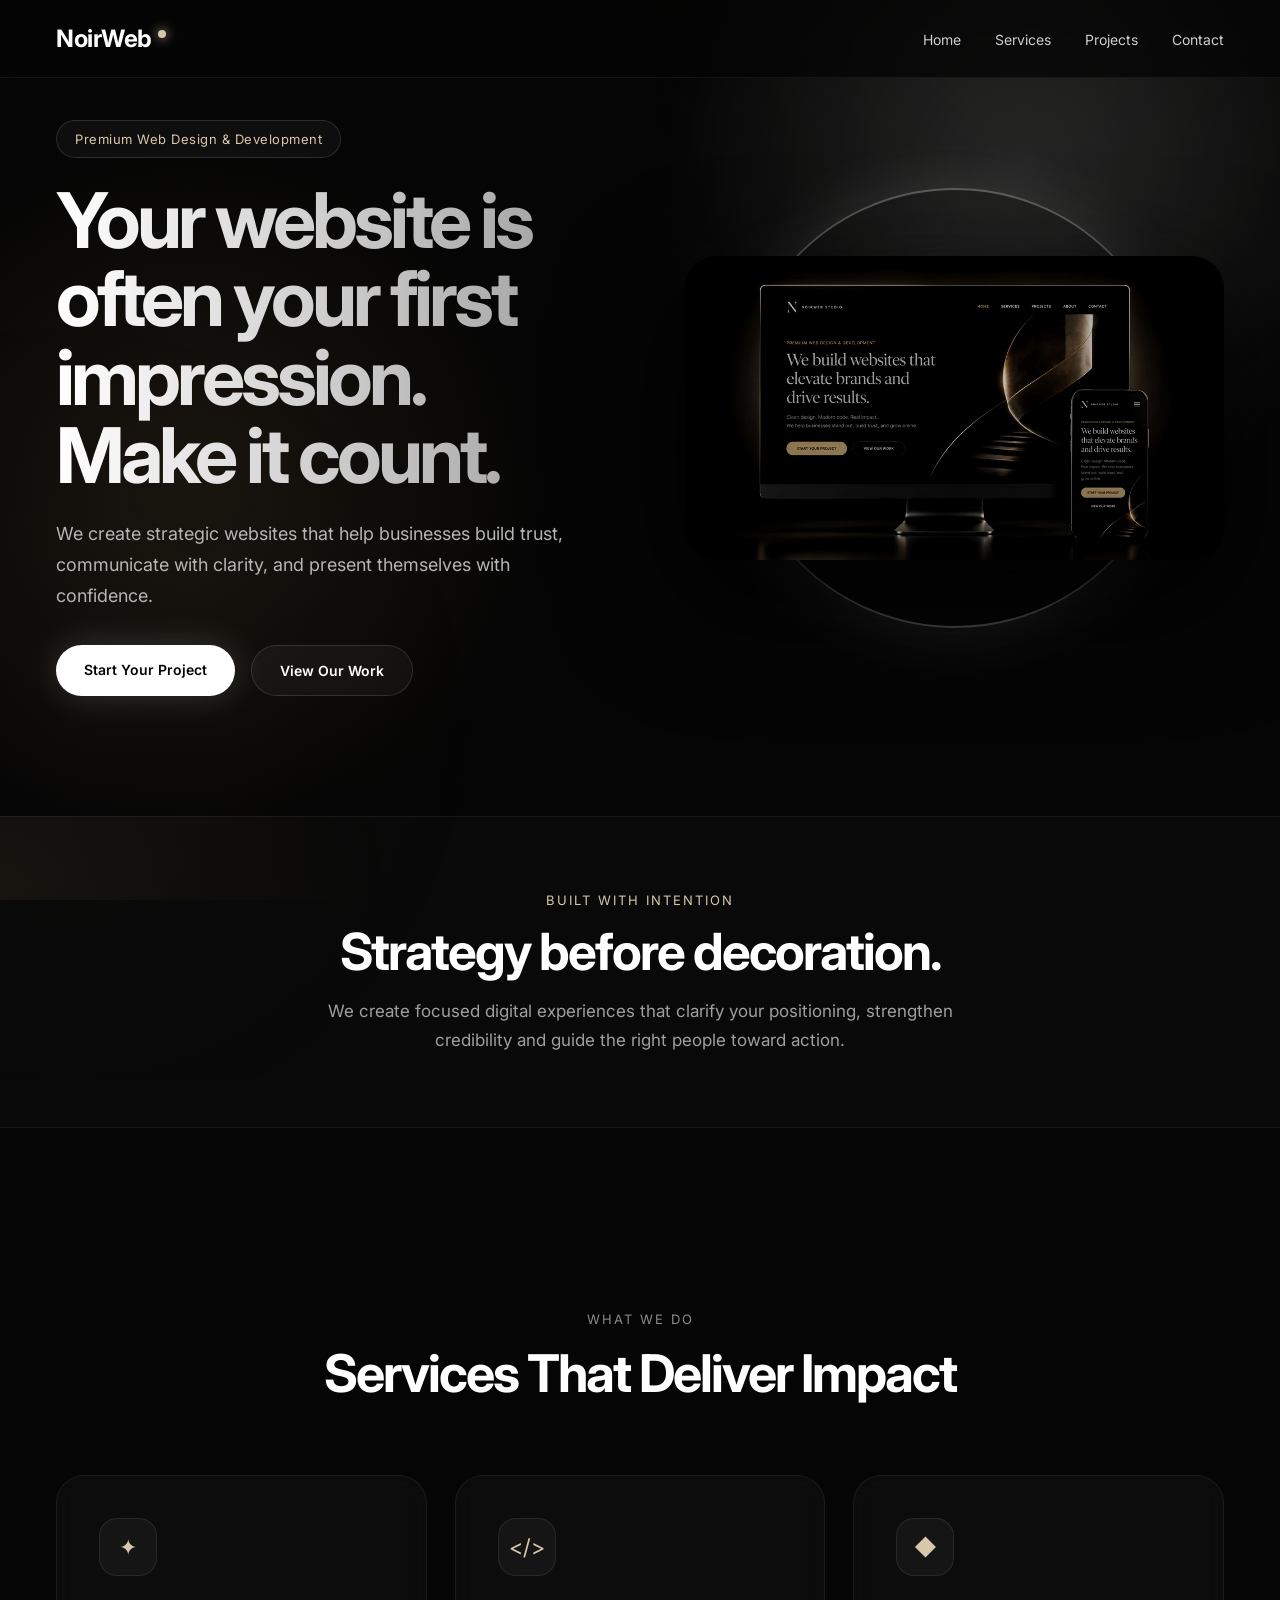
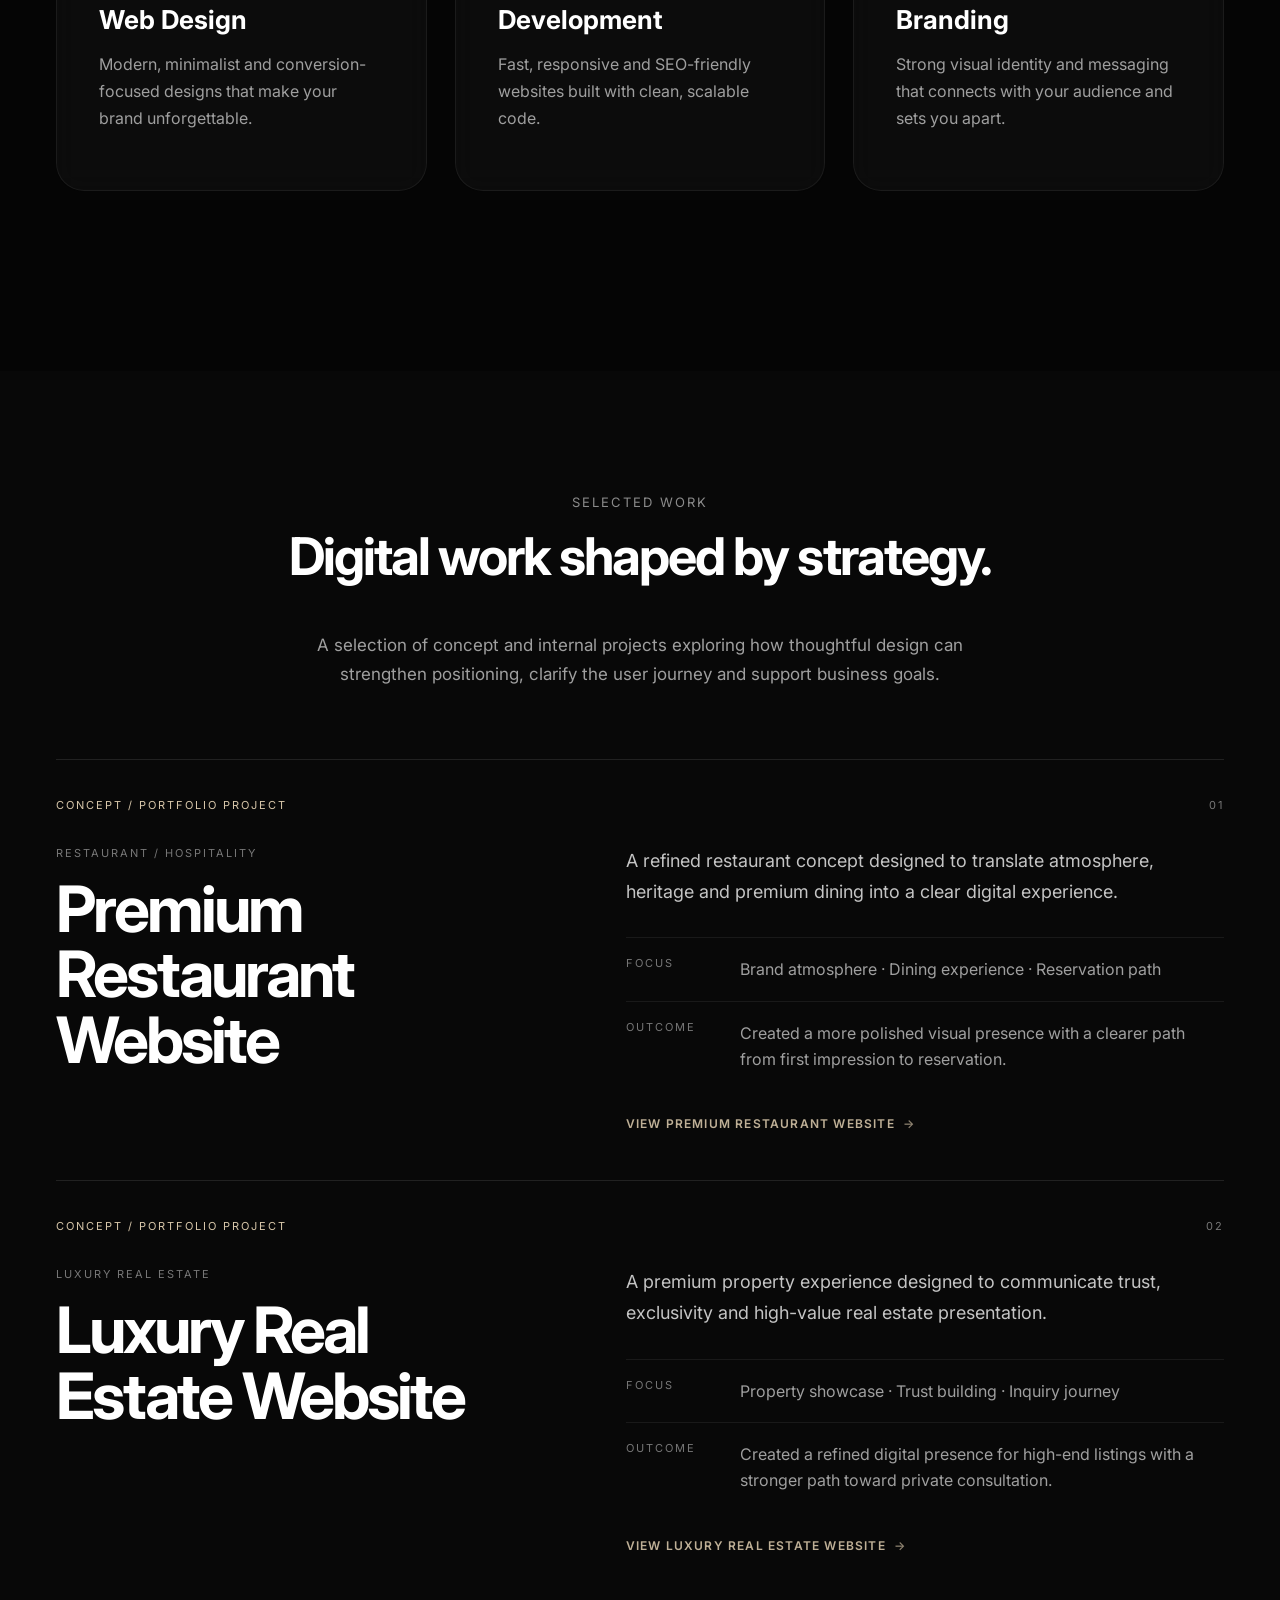
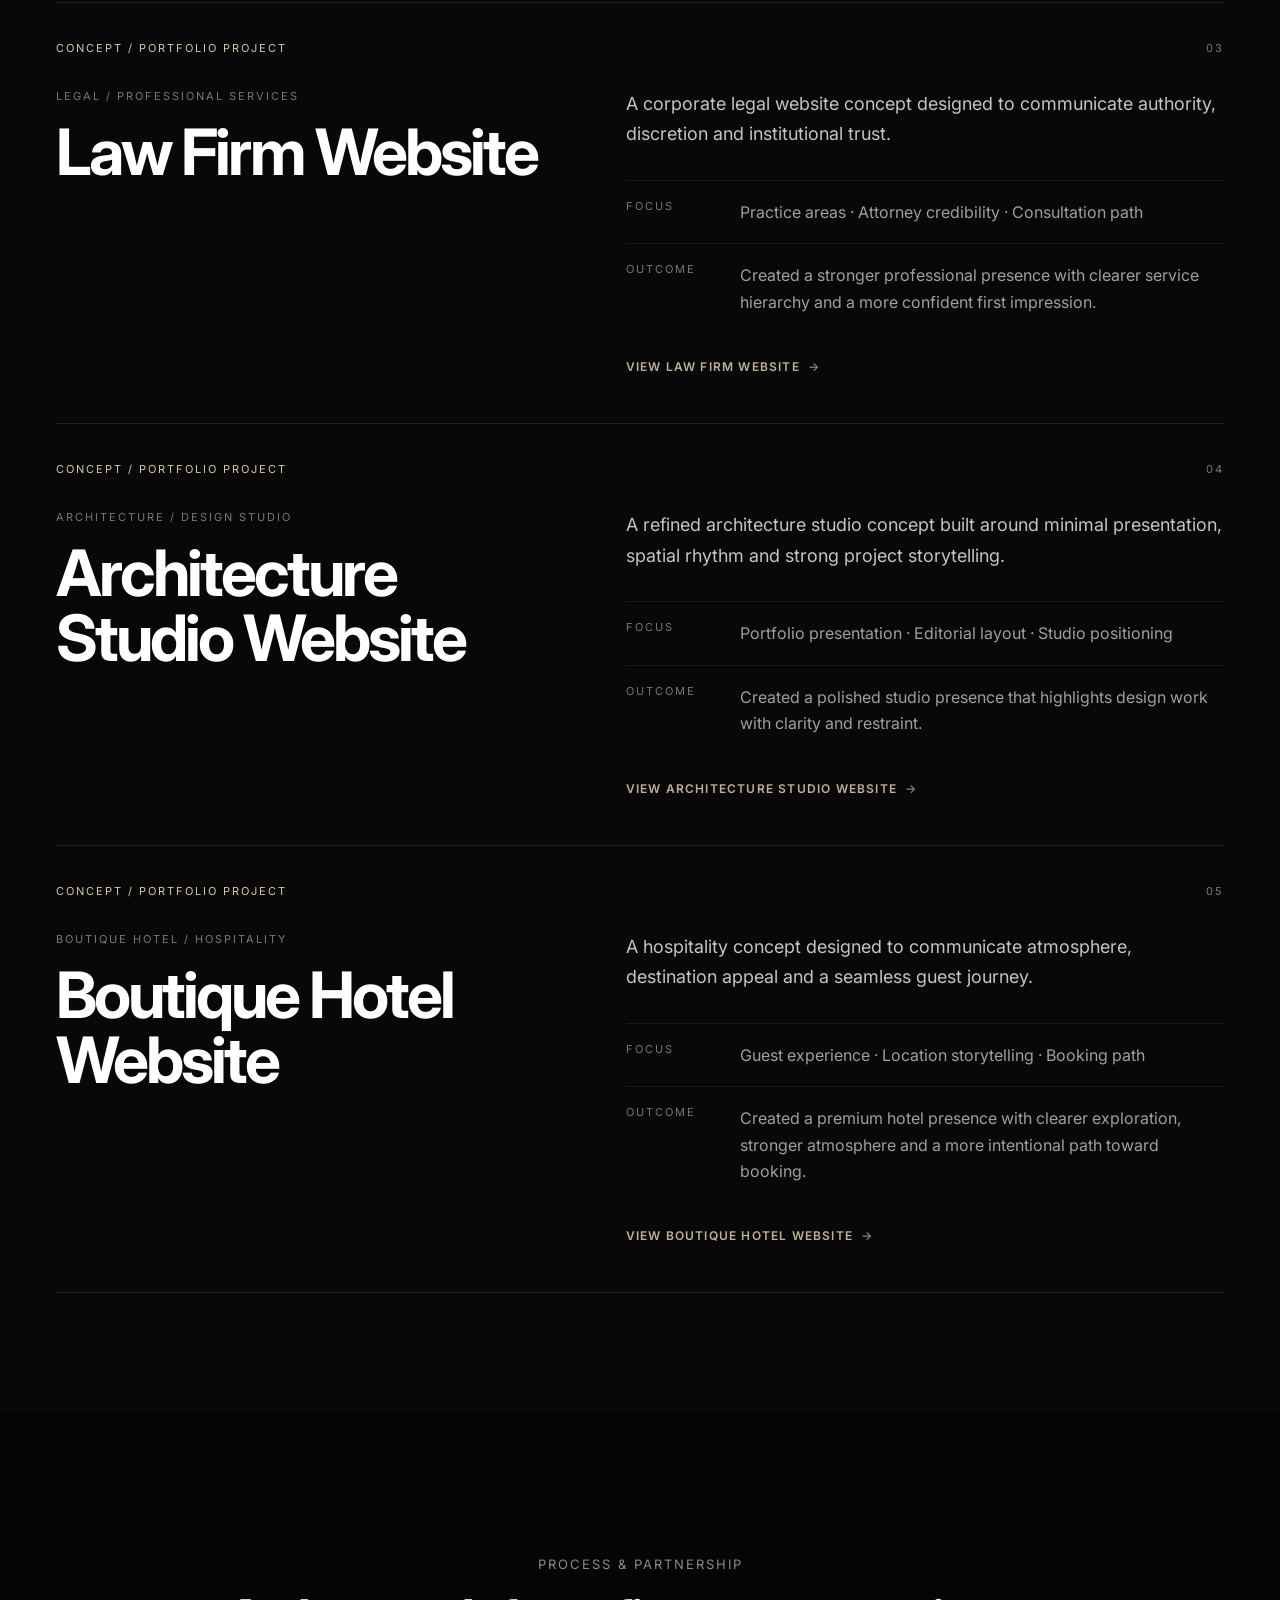
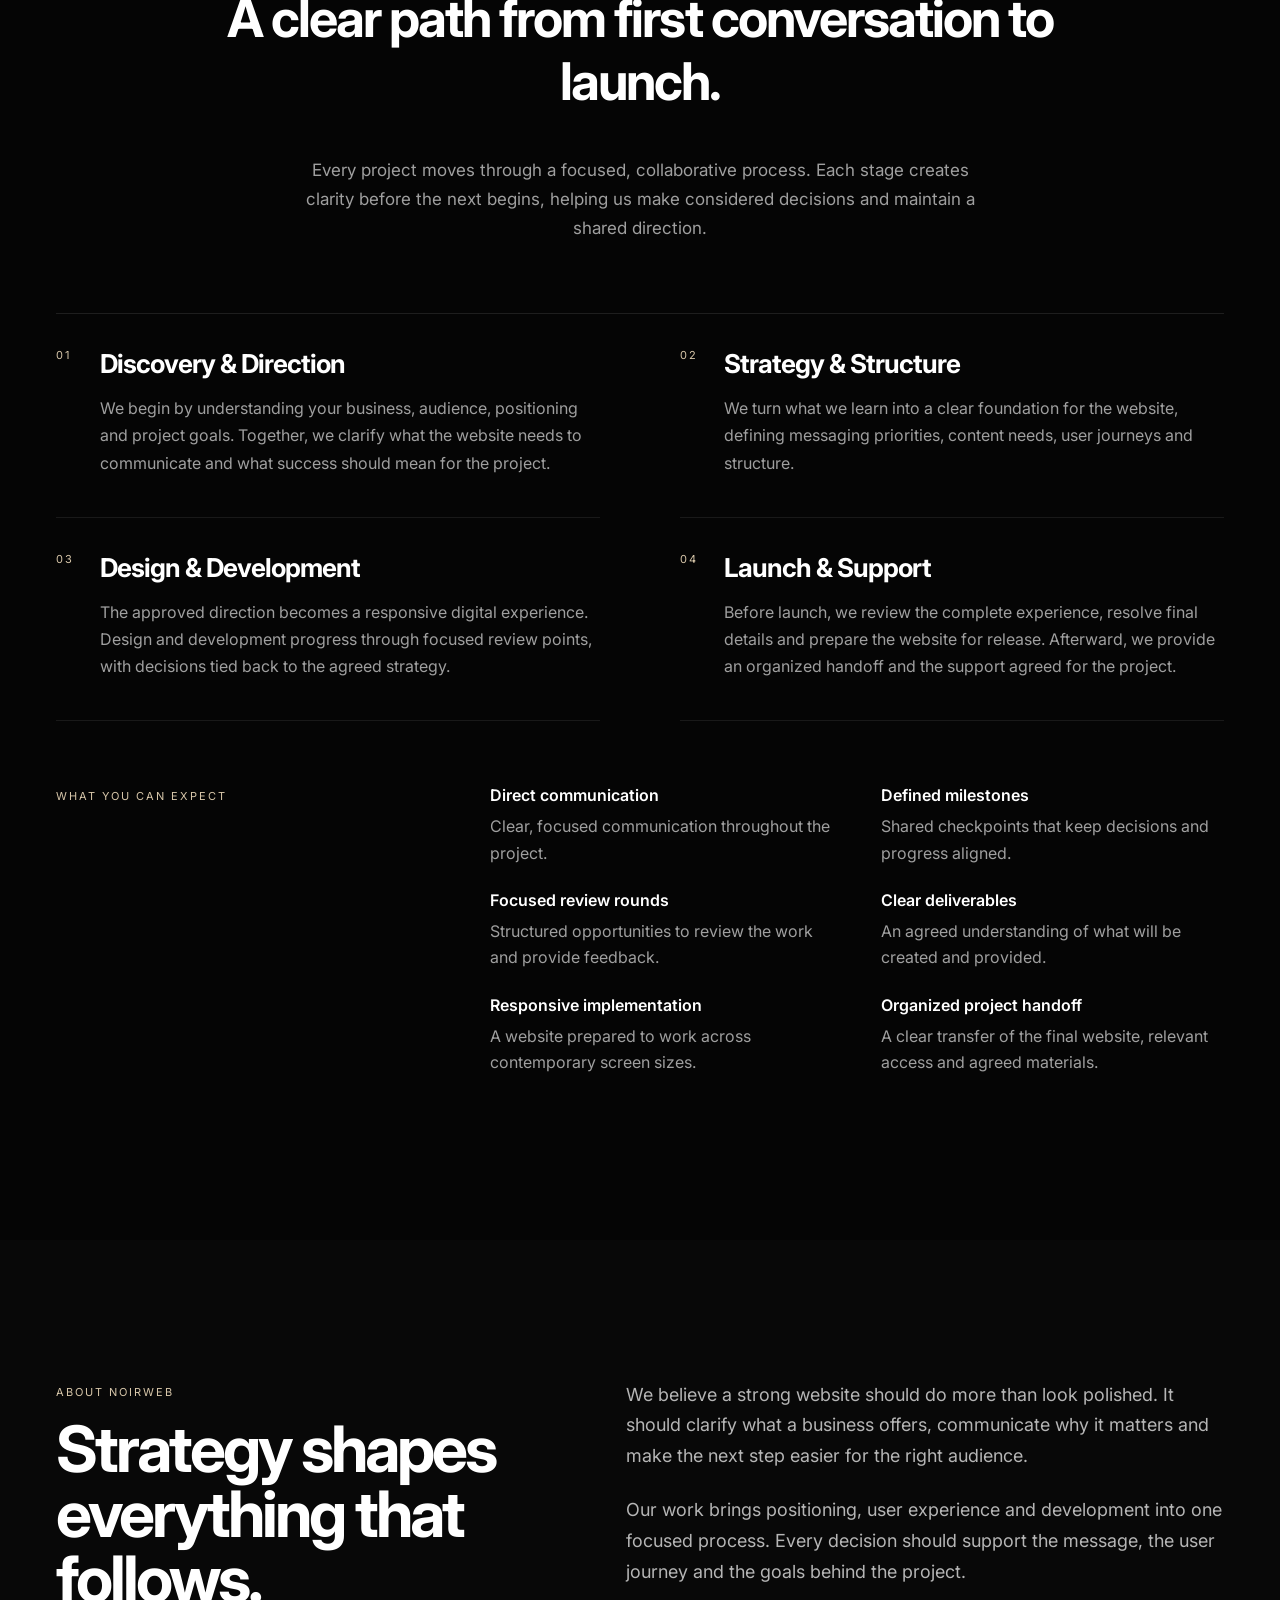
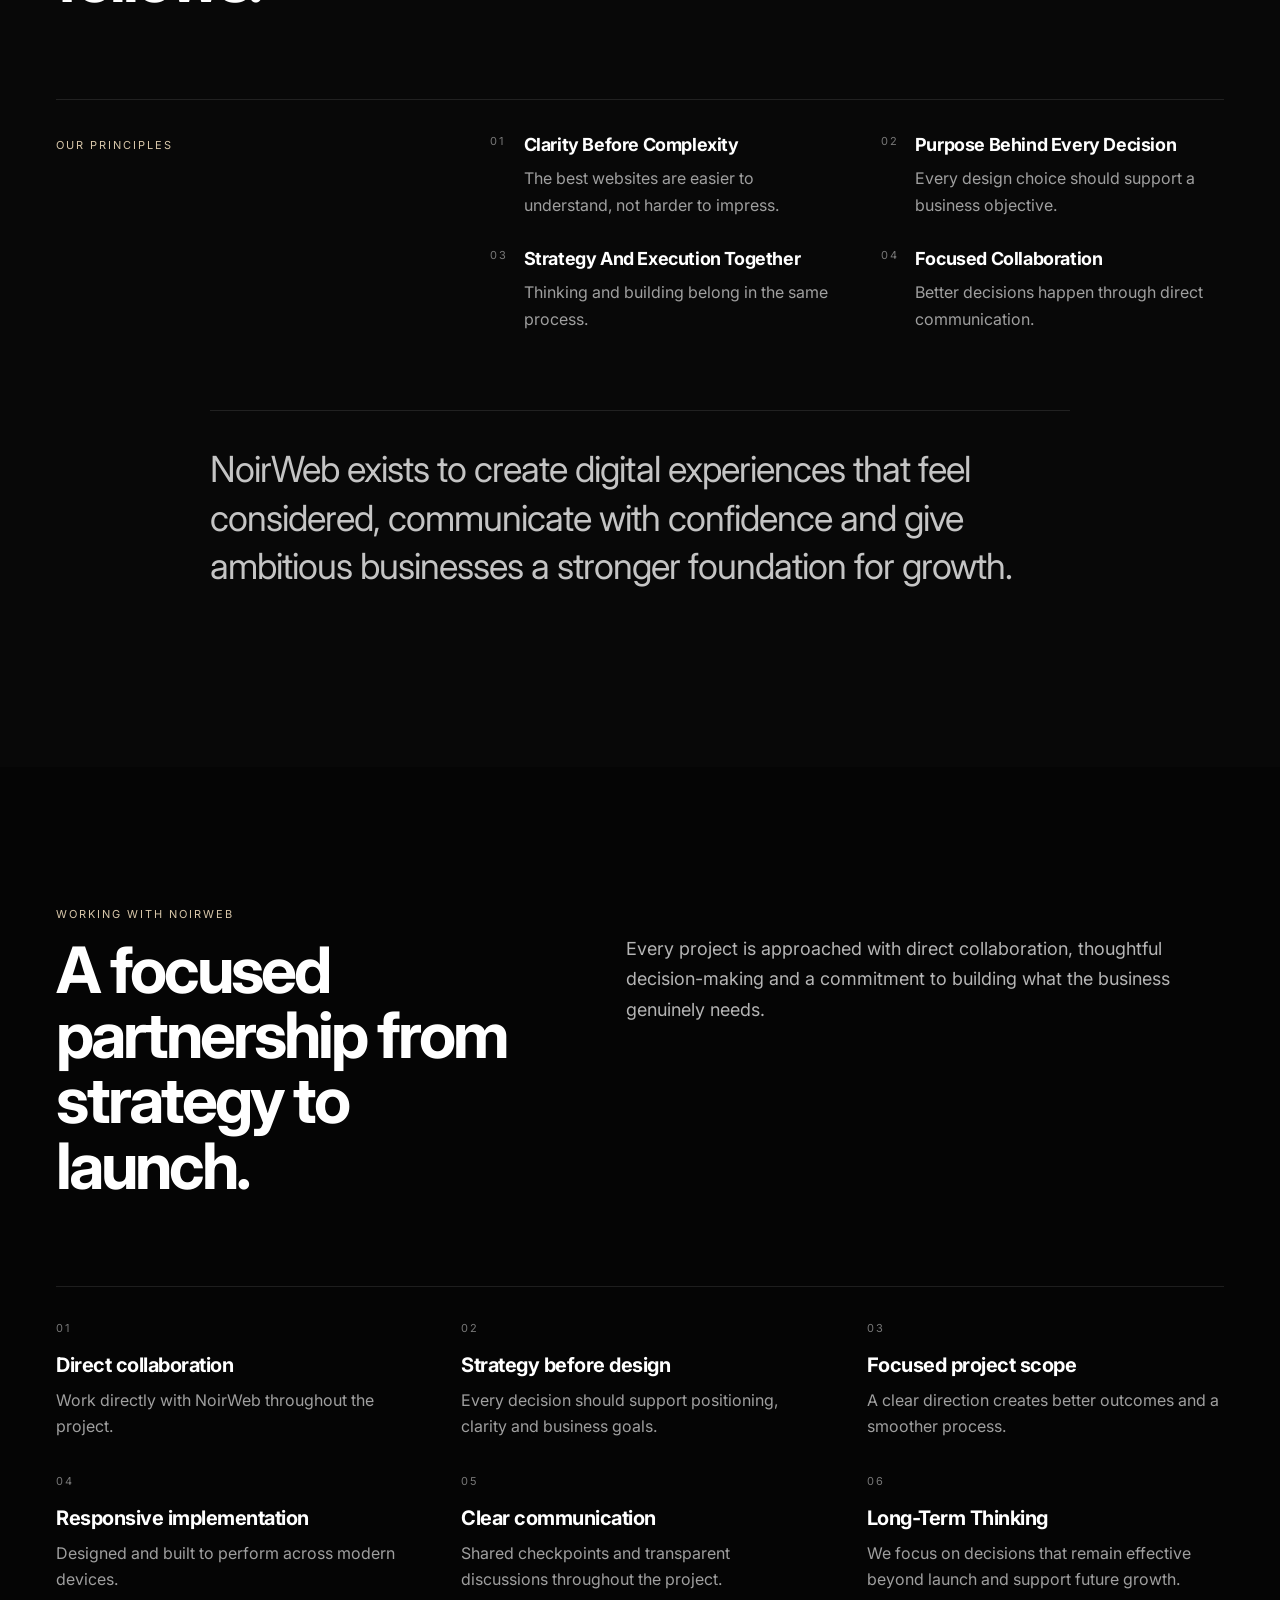
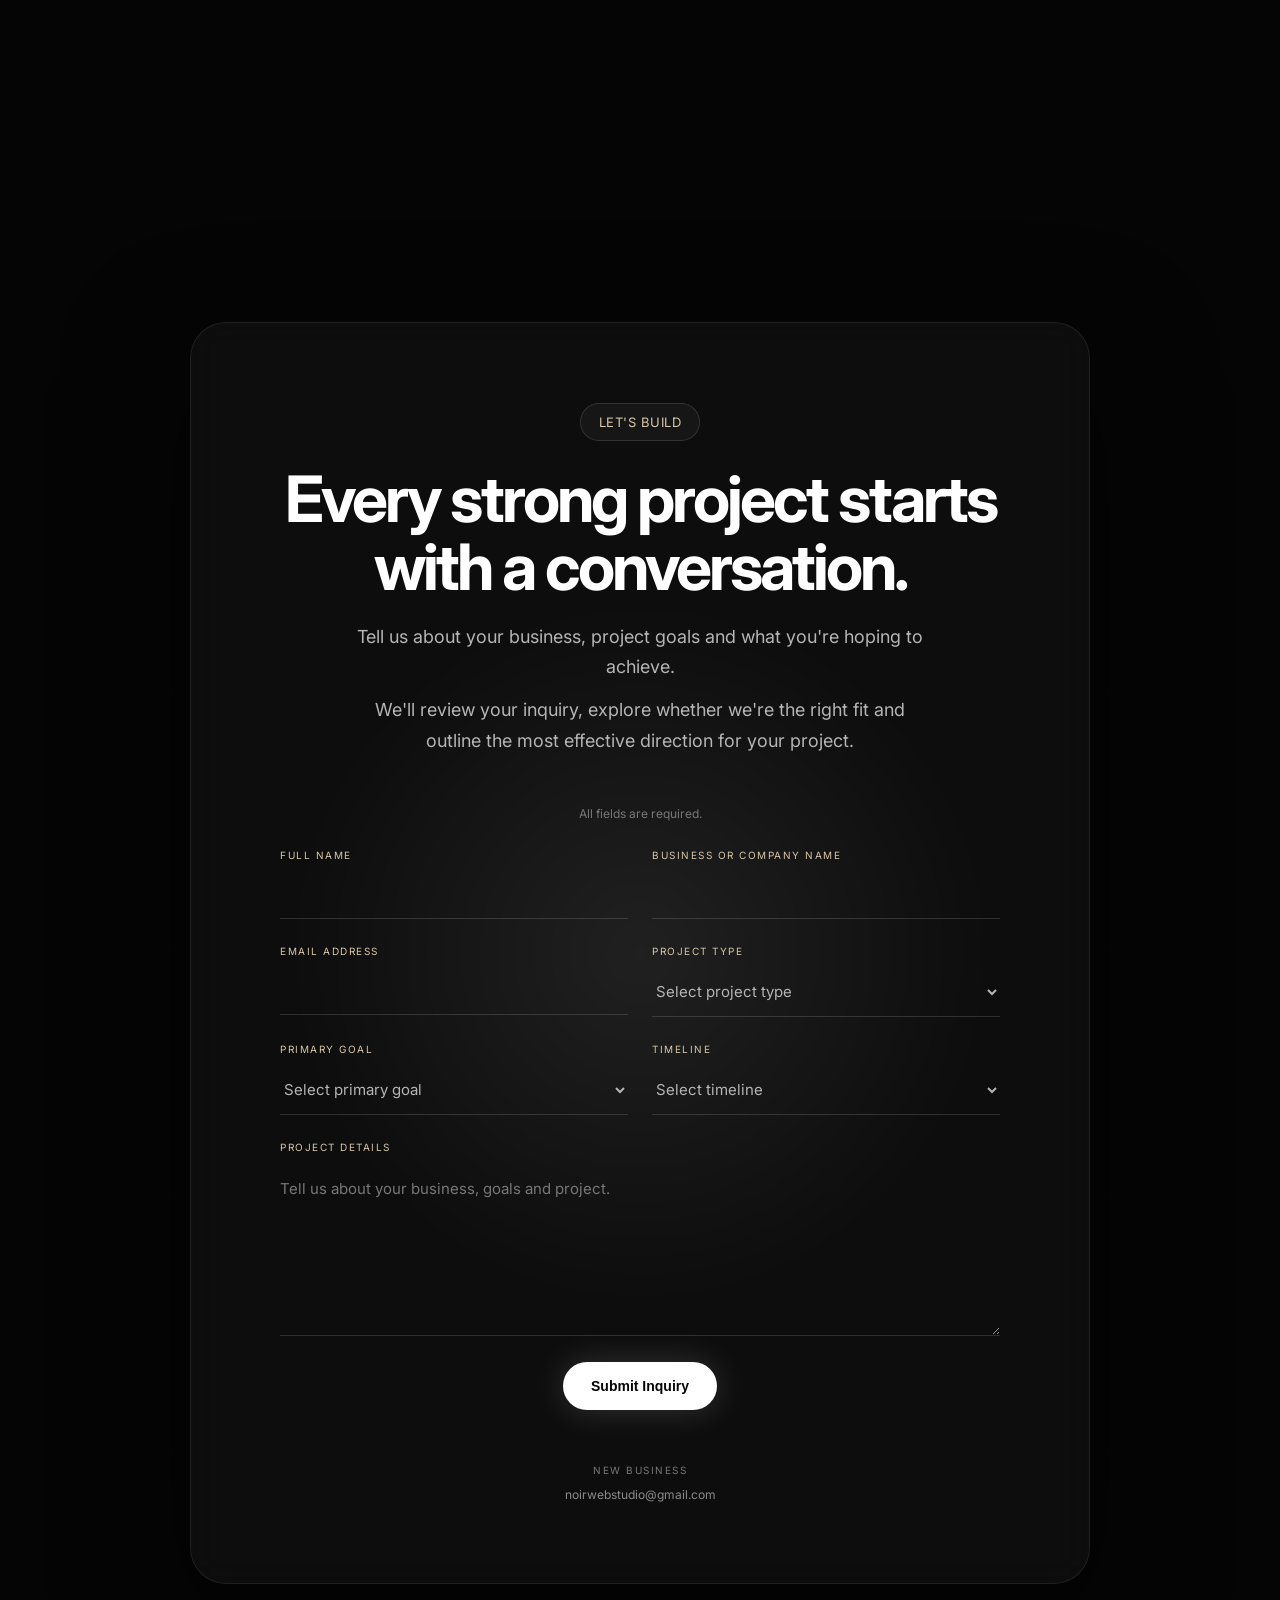
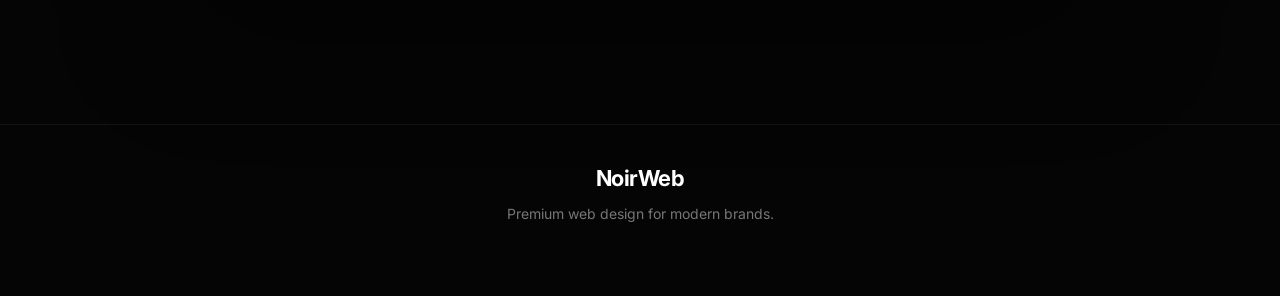
<file: index.html>
<!DOCTYPE html>
<html lang="en">
<head>
  <meta charset="UTF-8">
  <meta name="viewport" content="width=device-width, initial-scale=1.0">
  <title>NoirWeb Studio | Strategy-Led Web Design & Development</title>
  <meta name="description" content="We build strategy-led websites that strengthen positioning, improve credibility and create a clearer path from interest to inquiry.">

  <link rel="canonical" href="https://noirweb-studio.netlify.app/">
  <link rel="icon" href="/favicon.ico" sizes="any">
  <link rel="icon" type="image/png" sizes="16x16" href="/favicon-16x16.png">
  <link rel="icon" type="image/png" sizes="32x32" href="/favicon-32x32.png">
  <link rel="apple-touch-icon" href="/apple-touch-icon.png">
  <meta name="theme-color" content="#000000">

  <meta property="og:title" content="NoirWeb Studio | Strategy-Led Web Design & Development">
  <meta property="og:description" content="We build strategy-led websites that strengthen positioning, improve credibility and create a clearer path from interest to inquiry.">
  <meta property="og:type" content="website">
  <meta property="og:url" content="https://noirweb-studio.netlify.app/">

  <meta name="twitter:card" content="summary">
  <meta name="twitter:title" content="NoirWeb Studio | Strategy-Led Web Design & Development">
  <meta name="twitter:description" content="We build strategy-led websites that strengthen positioning, improve credibility and create a clearer path from interest to inquiry.">

  <link rel="preconnect" href="https://fonts.googleapis.com">
  <link rel="preconnect" href="https://fonts.gstatic.com" crossorigin>
  <link href="https://fonts.googleapis.com/css2?family=Inter:wght@300;400;600;700&display=swap" rel="stylesheet">
  <link rel="stylesheet" href="./style.css">
</head>
<body>

<nav class="navbar">
  <a href="#hero" class="logo">NoirWeb</a>

  <button class="menu-toggle" type="button" aria-label="Open navigation menu" aria-expanded="false" aria-controls="primary-navigation">
    <span></span>
    <span></span>
  </button>

  <ul id="primary-navigation" class="nav-links">
    <li class="nav-item"><a href="#hero"><span class="nav-index">01</span><span>Home</span></a></li>
    <li class="nav-item"><a href="#services"><span class="nav-index">02</span><span>Services</span></a></li>
    <li class="nav-item"><a href="#projects"><span class="nav-index">03</span><span class="desktop-label">Projects</span><span class="mobile-label">Selected Work</span></a></li>
    <li class="nav-item"><a href="#contact"><span class="nav-index">04</span><span>Contact</span></a></li>
    <li class="nav-cta">
      <span>Have a project in mind?</span>
      <a href="mailto:noirwebstudio@gmail.com?subject=Project%20Inquiry">Start Your Project <span aria-hidden="true">→</span></a>
    </li>
    <li class="nav-email">
      <span>New Business</span>
      <a href="mailto:noirwebstudio@gmail.com">noirwebstudio@gmail.com</a>
    </li>
  </ul>
</nav>

<main>
<section id="hero" class="hero">
  <div class="hero-content">
    <span class="eyebrow">Premium Web Design & Development</span>

    <h1>Your website is often your first impression. Make it count.</h1>

    <p>
      We create strategic websites that help businesses build trust, communicate with clarity, and present themselves with confidence.
    </p>

    <div class="hero-buttons">
      <a href="#contact" class="primary-btn">Start Your Project</a>
      <a href="#projects" class="secondary-btn">View Our Work</a>
    </div>
  </div>

  <div class="hero-visual">
    <div class="glow-ring"></div>
   <img
     src="./images/noirweb-hero-mockup.webp"
     srcset="./images/noirweb-hero-mockup-640.webp 640w,
             ./images/noirweb-hero-mockup-960.webp 960w,
             ./images/noirweb-hero-mockup-1280.webp 1280w,
             ./images/noirweb-hero-mockup.webp 1672w"
     sizes="(max-width: 768px) 300px, 680px"
     alt="NoirWeb Studio responsive website shown on desktop and mobile mockups."
     width="1672"
     height="941"
     loading="eager"
     decoding="async"
     fetchpriority="high"
   >
  </div>
</section>

<section class="trust-bar">
  <span class="trust-eyebrow">Built With Intention</span>
  <h2>Strategy before decoration.</h2>
  <p>
    We create focused digital experiences that clarify your positioning, strengthen credibility and guide the right people toward action.
  </p>
</section>

<section id="services" class="services">

  <div class="section-title">
    <span>What We Do</span>
    <h2>Services That Deliver Impact</h2>
  </div>

  <div class="services-grid">

    <div class="service-card">
      <div class="service-icon">✦</div>

      <h3>Web Design</h3>

      <p>
        Modern, minimalist and conversion-focused designs that make your brand unforgettable.
      </p>
    </div>

    <div class="service-card">
      <div class="service-icon">&lt;/&gt;</div>

      <h3>Development</h3>

      <p>
        Fast, responsive and SEO-friendly websites built with clean, scalable code.
      </p>
    </div>

    <div class="service-card">
      <div class="service-icon">◆</div>

      <h3>Branding</h3>

      <p>
        Strong visual identity and messaging that connects with your audience and sets you apart.
      </p>
    </div>

  </div>

</section>

<section id="projects" class="projects">
  <div class="section-title">
    <span>Selected Work</span>
    <h2>Digital work shaped by strategy.</h2>
    <p class="projects-intro">
      A selection of concept and internal projects exploring how thoughtful design can strengthen positioning, clarify the user journey and support business goals.
    </p>
  </div>

  <div class="projects-list">
    <article class="case-study">
      <div class="case-heading">
        <span class="case-type">Concept / Portfolio Project</span>
        <span class="case-number">01</span>
      </div>

      <div class="case-content">
        <div class="case-title">
          <p>Restaurant / Hospitality</p>
          <h3>Premium Restaurant Website</h3>
        </div>

        <div class="case-details">
          <p class="case-summary">
            A refined restaurant concept designed to translate atmosphere, heritage and premium dining into a clear digital experience.
          </p>

          <dl class="case-meta">
            <div>
              <dt>Focus</dt>
              <dd>Brand atmosphere · Dining experience · Reservation path</dd>
            </div>
            <div>
              <dt>Outcome</dt>
              <dd>Created a more polished visual presence with a clearer path from first impression to reservation.</dd>
            </div>
          </dl>

          <a class="case-status" href="/work/restaurant-premium/">View Premium Restaurant Website</a>
        </div>
      </div>
    </article>

    <article class="case-study">
      <div class="case-heading">
        <span class="case-type">Concept / Portfolio Project</span>
        <span class="case-number">02</span>
      </div>

      <div class="case-content">
        <div class="case-title">
          <p>Luxury Real Estate</p>
          <h3>Luxury Real Estate Website</h3>
        </div>

        <div class="case-details">
          <p class="case-summary">
            A premium property experience designed to communicate trust, exclusivity and high-value real estate presentation.
          </p>

          <dl class="case-meta">
            <div>
              <dt>Focus</dt>
              <dd>Property showcase · Trust building · Inquiry journey</dd>
            </div>
            <div>
              <dt>Outcome</dt>
              <dd>Created a refined digital presence for high-end listings with a stronger path toward private consultation.</dd>
            </div>
          </dl>

          <a class="case-status" href="/work/luxury-real-estate/">View Luxury Real Estate Website</a>
        </div>
      </div>
    </article>

    <article class="case-study">
      <div class="case-heading">
        <span class="case-type">Concept / Portfolio Project</span>
        <span class="case-number">03</span>
      </div>

      <div class="case-content">
        <div class="case-title">
          <p>Legal / Professional Services</p>
          <h3>Law Firm Website</h3>
        </div>

        <div class="case-details">
          <p class="case-summary">
            A corporate legal website concept designed to communicate authority, discretion and institutional trust.
          </p>

          <dl class="case-meta">
            <div>
              <dt>Focus</dt>
              <dd>Practice areas · Attorney credibility · Consultation path</dd>
            </div>
            <div>
              <dt>Outcome</dt>
              <dd>Created a stronger professional presence with clearer service hierarchy and a more confident first impression.</dd>
            </div>
          </dl>

          <a class="case-status" href="/work/law-firm/">View Law Firm Website</a>
        </div>
      </div>
    </article>

    <article class="case-study">
      <div class="case-heading">
        <span class="case-type">Concept / Portfolio Project</span>
        <span class="case-number">04</span>
      </div>

      <div class="case-content">
        <div class="case-title">
          <p>Architecture / Design Studio</p>
          <h3>Architecture Studio Website</h3>
        </div>

        <div class="case-details">
          <p class="case-summary">
            A refined architecture studio concept built around minimal presentation, spatial rhythm and strong project storytelling.
          </p>

          <dl class="case-meta">
            <div>
              <dt>Focus</dt>
              <dd>Portfolio presentation · Editorial layout · Studio positioning</dd>
            </div>
            <div>
              <dt>Outcome</dt>
              <dd>Created a polished studio presence that highlights design work with clarity and restraint.</dd>
            </div>
          </dl>

          <a class="case-status" href="/work/architecture-studio/">View Architecture Studio Website</a>
        </div>
      </div>
    </article>

    <article class="case-study">
      <div class="case-heading">
        <span class="case-type">Concept / Portfolio Project</span>
        <span class="case-number">05</span>
      </div>

      <div class="case-content">
        <div class="case-title">
          <p>Boutique Hotel / Hospitality</p>
          <h3>Boutique Hotel Website</h3>
        </div>

        <div class="case-details">
          <p class="case-summary">
            A hospitality concept designed to communicate atmosphere, destination appeal and a seamless guest journey.
          </p>

          <dl class="case-meta">
            <div>
              <dt>Focus</dt>
              <dd>Guest experience · Location storytelling · Booking path</dd>
            </div>
            <div>
              <dt>Outcome</dt>
              <dd>Created a premium hotel presence with clearer exploration, stronger atmosphere and a more intentional path toward booking.</dd>
            </div>
          </dl>

          <a class="case-status" href="/work/boutique-hotel/">View Boutique Hotel Website</a>
        </div>
      </div>
    </article>
  </div>
</section>

<section class="process">
  <div class="section-title process-intro">
    <span>Process & Partnership</span>
    <h2>A clear path from first conversation to launch.</h2>
    <p>
      Every project moves through a focused, collaborative process. Each stage creates clarity before the next begins, helping us make considered decisions and maintain a shared direction.
    </p>
  </div>

  <div class="process-grid">
    <article class="process-step">
      <span class="process-number">01</span>
      <h3>Discovery & Direction</h3>
      <p>
        We begin by understanding your business, audience, positioning and project goals. Together, we clarify what the website needs to communicate and what success should mean for the project.
      </p>
    </article>

    <article class="process-step">
      <span class="process-number">02</span>
      <h3>Strategy & Structure</h3>
      <p>
        We turn what we learn into a clear foundation for the website, defining messaging priorities, content needs, user journeys and structure.
      </p>
    </article>

    <article class="process-step">
      <span class="process-number">03</span>
      <h3>Design & Development</h3>
      <p>
        The approved direction becomes a responsive digital experience. Design and development progress through focused review points, with decisions tied back to the agreed strategy.
      </p>
    </article>

    <article class="process-step">
      <span class="process-number">04</span>
      <h3>Launch & Support</h3>
      <p>
        Before launch, we review the complete experience, resolve final details and prepare the website for release. Afterward, we provide an organized handoff and the support agreed for the project.
      </p>
    </article>
  </div>

  <div class="partnership">
    <span class="partnership-label">What You Can Expect</span>

    <dl class="partnership-list">
      <div>
        <dt>Direct communication</dt>
        <dd>Clear, focused communication throughout the project.</dd>
      </div>
      <div>
        <dt>Defined milestones</dt>
        <dd>Shared checkpoints that keep decisions and progress aligned.</dd>
      </div>
      <div>
        <dt>Focused review rounds</dt>
        <dd>Structured opportunities to review the work and provide feedback.</dd>
      </div>
      <div>
        <dt>Clear deliverables</dt>
        <dd>An agreed understanding of what will be created and provided.</dd>
      </div>
      <div>
        <dt>Responsive implementation</dt>
        <dd>A website prepared to work across contemporary screen sizes.</dd>
      </div>
      <div>
        <dt>Organized project handoff</dt>
        <dd>A clear transfer of the final website, relevant access and agreed materials.</dd>
      </div>
    </dl>
  </div>
</section>

<section class="about-noirweb">
  <div class="about-intro">
    <div class="about-heading">
      <span>About NoirWeb</span>
      <h2>Strategy shapes everything that follows.</h2>
    </div>

    <div class="about-copy">
      <p>
        We believe a strong website should do more than look polished. It should clarify what a business offers, communicate why it matters and make the next step easier for the right audience.
      </p>
      <p>
        Our work brings positioning, user experience and development into one focused process. Every decision should support the message, the user journey and the goals behind the project.
      </p>
    </div>
  </div>

  <div class="about-principles">
    <span class="principles-label">Our Principles</span>

    <ol class="principles-list">
      <li>
        <span class="principle-number">01</span>
        <div>
          <h3>Clarity Before Complexity</h3>
          <p>The best websites are easier to understand, not harder to impress.</p>
        </div>
      </li>
      <li>
        <span class="principle-number">02</span>
        <div>
          <h3>Purpose Behind Every Decision</h3>
          <p>Every design choice should support a business objective.</p>
        </div>
      </li>
      <li>
        <span class="principle-number">03</span>
        <div>
          <h3>Strategy And Execution Together</h3>
          <p>Thinking and building belong in the same process.</p>
        </div>
      </li>
      <li>
        <span class="principle-number">04</span>
        <div>
          <h3>Focused Collaboration</h3>
          <p>Better decisions happen through direct communication.</p>
        </div>
      </li>
    </ol>
  </div>

  <p class="about-closing">
    NoirWeb exists to create digital experiences that feel considered, communicate with confidence and give ambitious businesses a stronger foundation for growth.
  </p>
</section>

<section id="working-with-noirweb" class="working-with-noirweb">
  <div class="working-intro">
    <span>Working With NoirWeb</span>
    <h2>A focused partnership from strategy to launch.</h2>
    <p>
      Every project is approached with direct collaboration, thoughtful decision-making and a commitment to building what the business genuinely needs.
    </p>
  </div>

  <ol class="working-principles">
    <li>
      <span class="working-number">01</span>
      <h3>Direct collaboration</h3>
      <p>Work directly with NoirWeb throughout the project.</p>
    </li>
    <li>
      <span class="working-number">02</span>
      <h3>Strategy before design</h3>
      <p>Every decision should support positioning, clarity and business goals.</p>
    </li>
    <li>
      <span class="working-number">03</span>
      <h3>Focused project scope</h3>
      <p>A clear direction creates better outcomes and a smoother process.</p>
    </li>
    <li>
      <span class="working-number">04</span>
      <h3>Responsive implementation</h3>
      <p>Designed and built to perform across modern devices.</p>
    </li>
    <li>
      <span class="working-number">05</span>
      <h3>Clear communication</h3>
      <p>Shared checkpoints and transparent discussions throughout the project.</p>
    </li>
    <li>
      <span class="working-number">06</span>
      <h3>Long-Term Thinking</h3>
      <p>We focus on decisions that remain effective beyond launch and support future growth.</p>
    </li>
  </ol>
</section>

<section id="contact" class="contact-premium">
  <div class="contact-box">
    <span class="eyebrow">LET'S BUILD</span>

    <h2>Every strong project starts with a conversation.</h2>

    <div class="contact-copy">
      <p>Tell us about your business, project goals and what you're hoping to achieve.</p>
      <p>
        We'll review your inquiry, explore whether we're the right fit and outline the most effective direction for your project.
      </p>
    </div>

    <form class="inquiry-form" name="noirweb-inquiry" method="POST" action="/api/inquiry" data-inquiry-form>
      <p class="form-honeypot">
        <label>
          Do not fill this out if you're human:
          <input name="bot-field">
        </label>
      </p>

      <p class="form-note">All fields are required.</p>

      <div class="form-field">
        <label for="full-name">Full Name</label>
        <input id="full-name" name="full_name" type="text" autocomplete="name" required>
      </div>

      <div class="form-field form-field-email">
        <label for="email">Email Address</label>
        <input id="email" name="email" type="email" autocomplete="email" required>
      </div>

      <div class="form-field form-field-business">
        <label for="business-name">Business or Company Name</label>
        <input id="business-name" name="business_name" type="text" autocomplete="organization" required>
      </div>

      <div class="form-field">
        <label for="project-type">Project Type</label>
        <select id="project-type" name="project_type" required>
          <option value="" selected disabled>Select project type</option>
          <option value="website-design">Website Design</option>
          <option value="website-redesign">Website Redesign</option>
          <option value="brand-identity">Brand Identity</option>
          <option value="landing-page">Landing Page</option>
          <option value="other">Other</option>
        </select>
      </div>

      <div class="form-field">
        <label for="primary-goal">Primary Goal</label>
        <select id="primary-goal" name="primary_goal" required>
          <option value="" selected disabled>Select primary goal</option>
          <option value="generate-leads">Generate Leads</option>
          <option value="increase-credibility">Increase Credibility</option>
          <option value="launch-new-business">Launch a New Business</option>
          <option value="improve-user-experience">Improve User Experience</option>
          <option value="other">Other</option>
        </select>
      </div>

      <div class="form-field">
        <label for="timeline">Timeline</label>
        <select id="timeline" name="timeline" required>
          <option value="" selected disabled>Select timeline</option>
          <option value="asap">ASAP</option>
          <option value="within-one-month">Within 1 Month</option>
          <option value="one-to-three-months">1–3 Months</option>
          <option value="flexible">Flexible</option>
        </select>
      </div>

      <div class="form-field form-field-wide">
        <label for="project-details">Project Details</label>
        <textarea id="project-details" name="project_details" rows="6" placeholder="Tell us about your business, goals and project." required></textarea>
      </div>

      <button class="primary-btn form-submit" type="submit">Submit Inquiry</button>
      <p class="form-status" role="status" aria-live="polite" aria-atomic="true"></p>
    </form>

    <div class="contact-note">
      <span>New Business</span>
      <a href="mailto:noirwebstudio@gmail.com">noirwebstudio@gmail.com</a>
    </div>
  </div>
</section>
</main>

<footer class="footer">
  <div class="footer-logo">NoirWeb</div>

  <p>
    Premium web design for modern brands.
  </p>
</footer>

  <script src="./script.js"></script>
  </body>
</html>
</file>
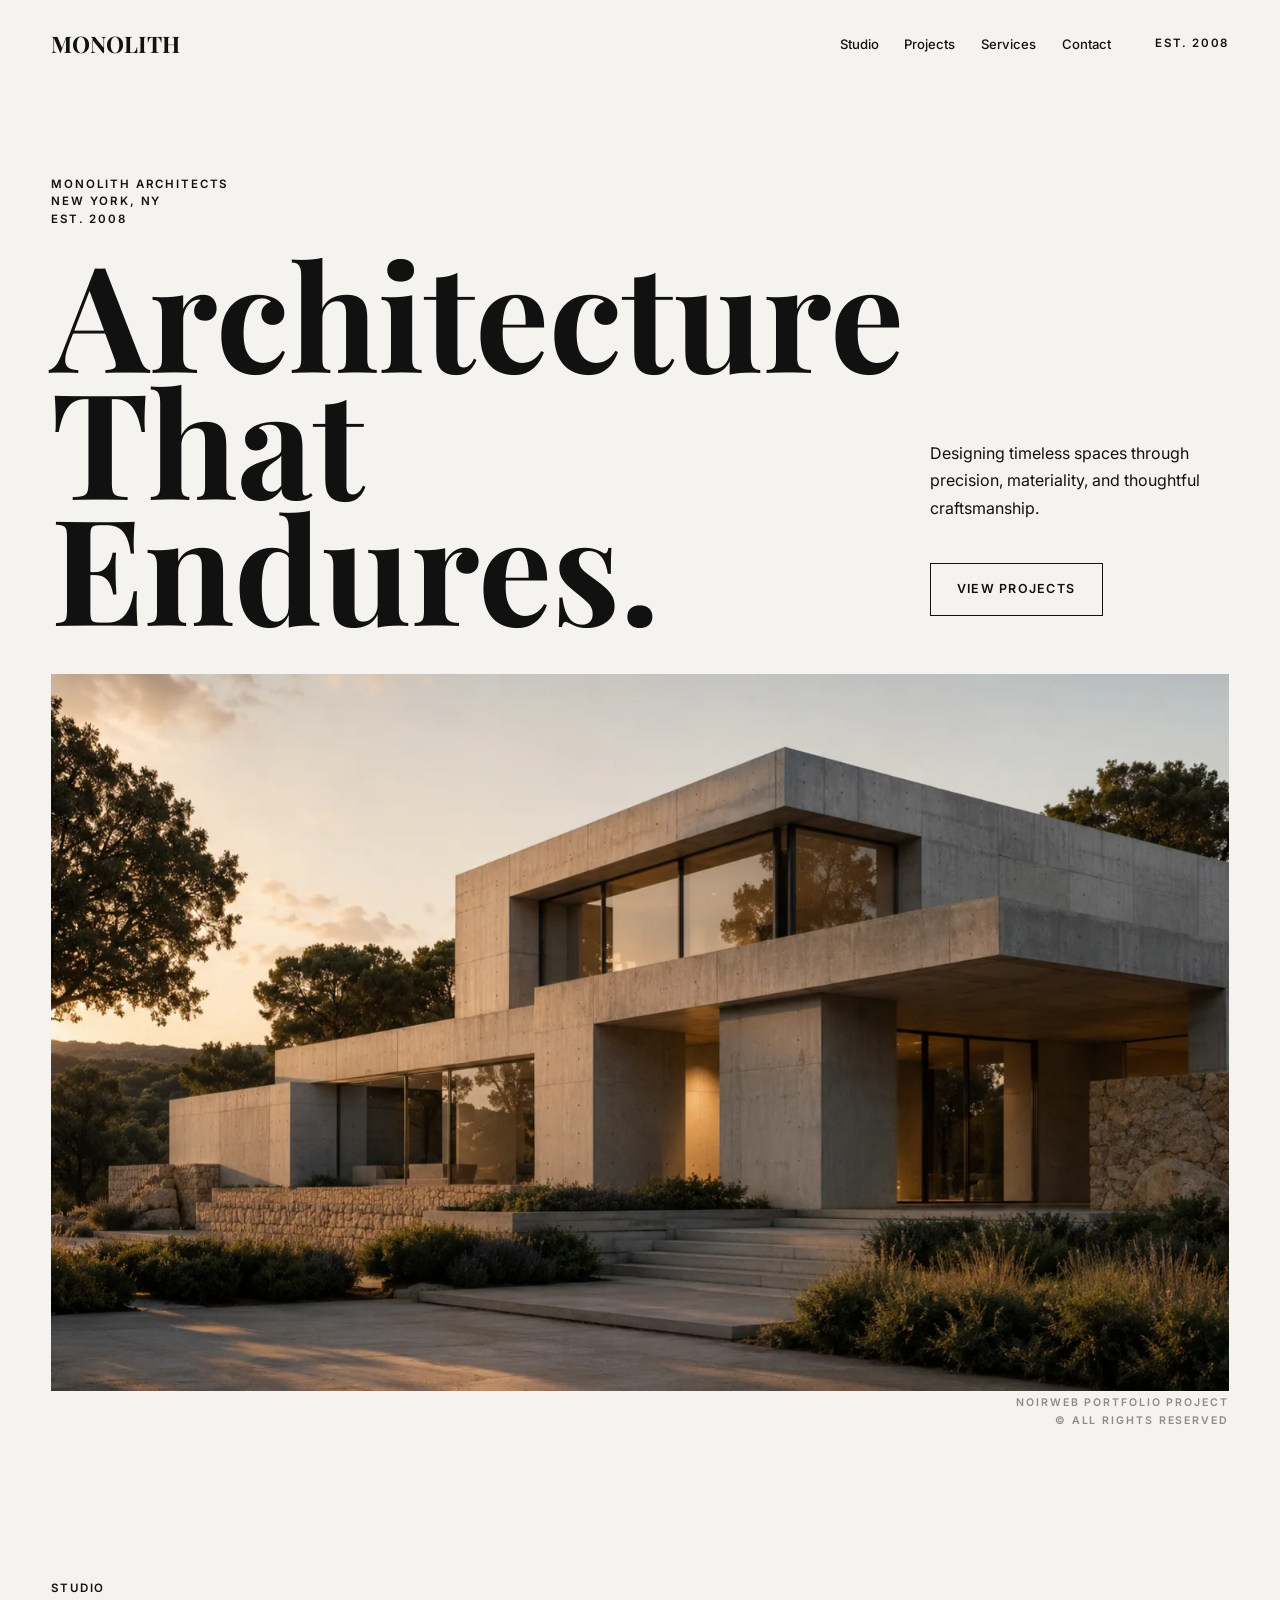
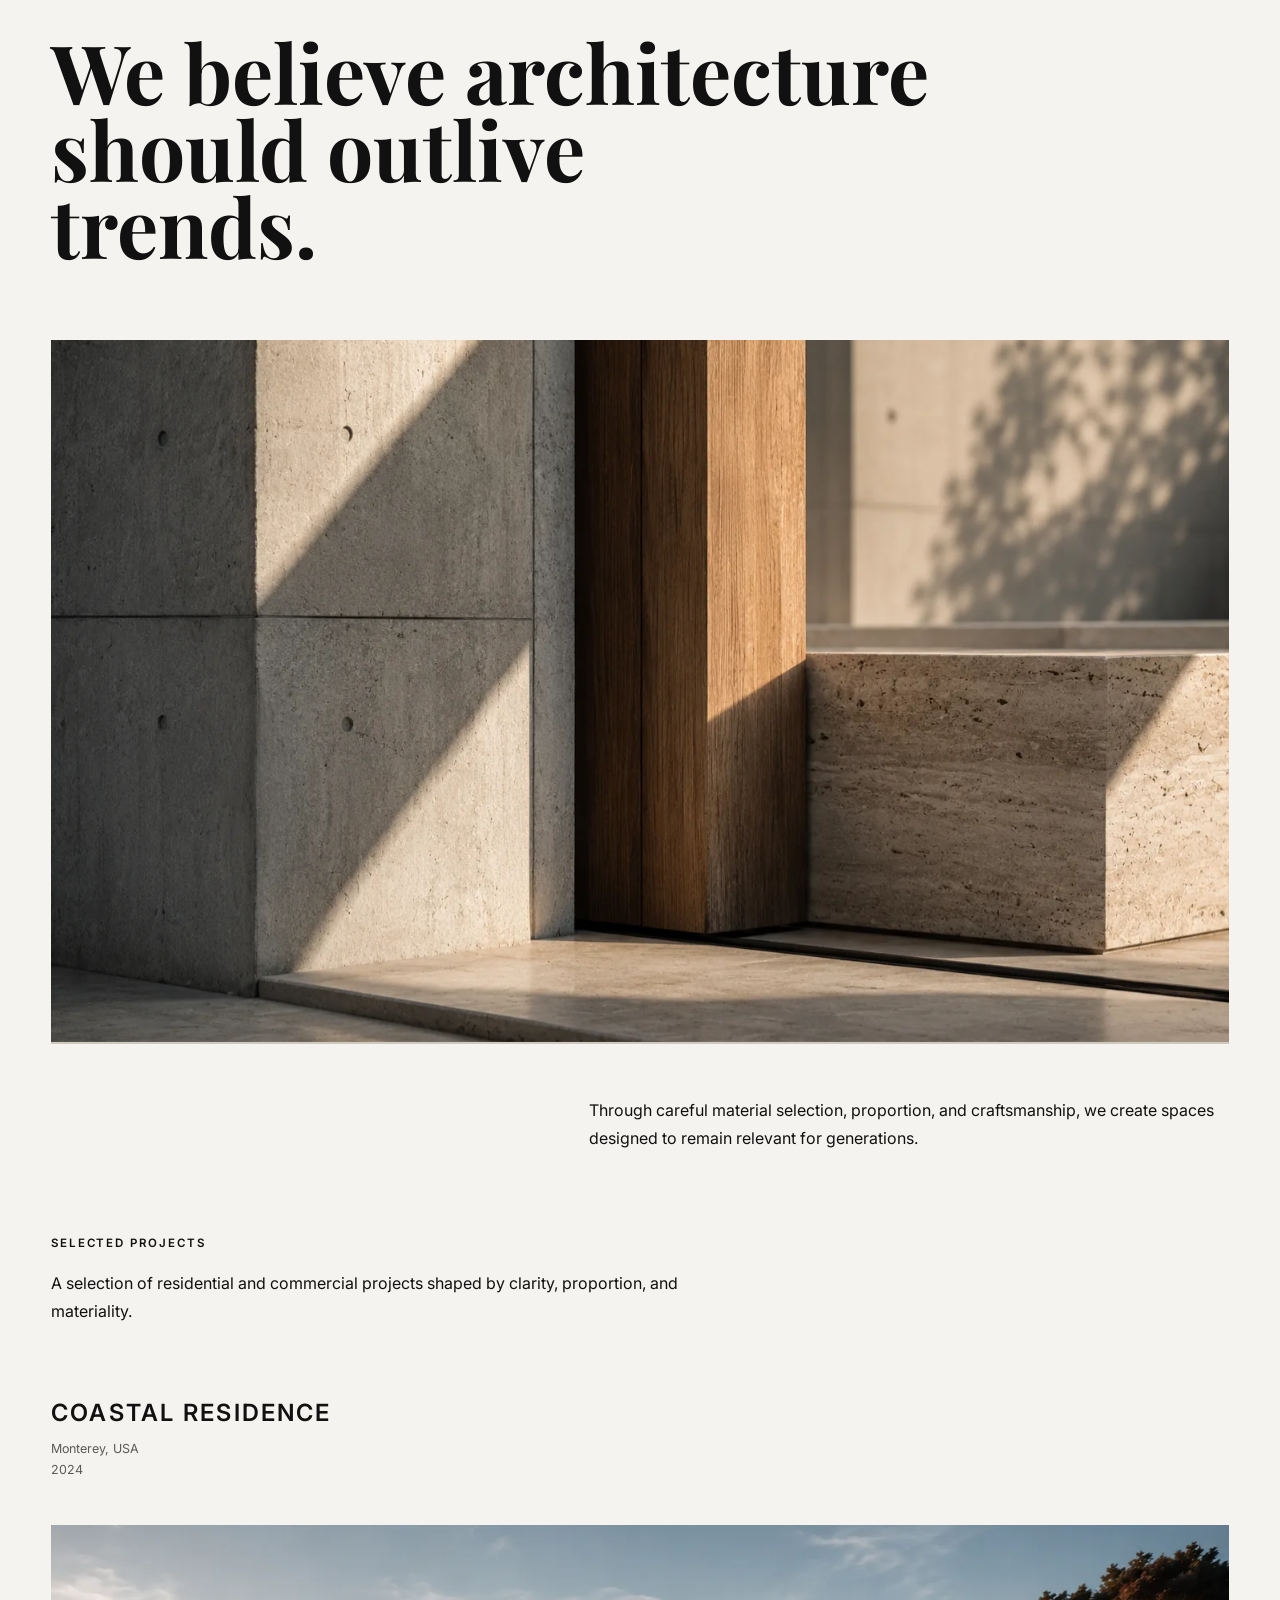
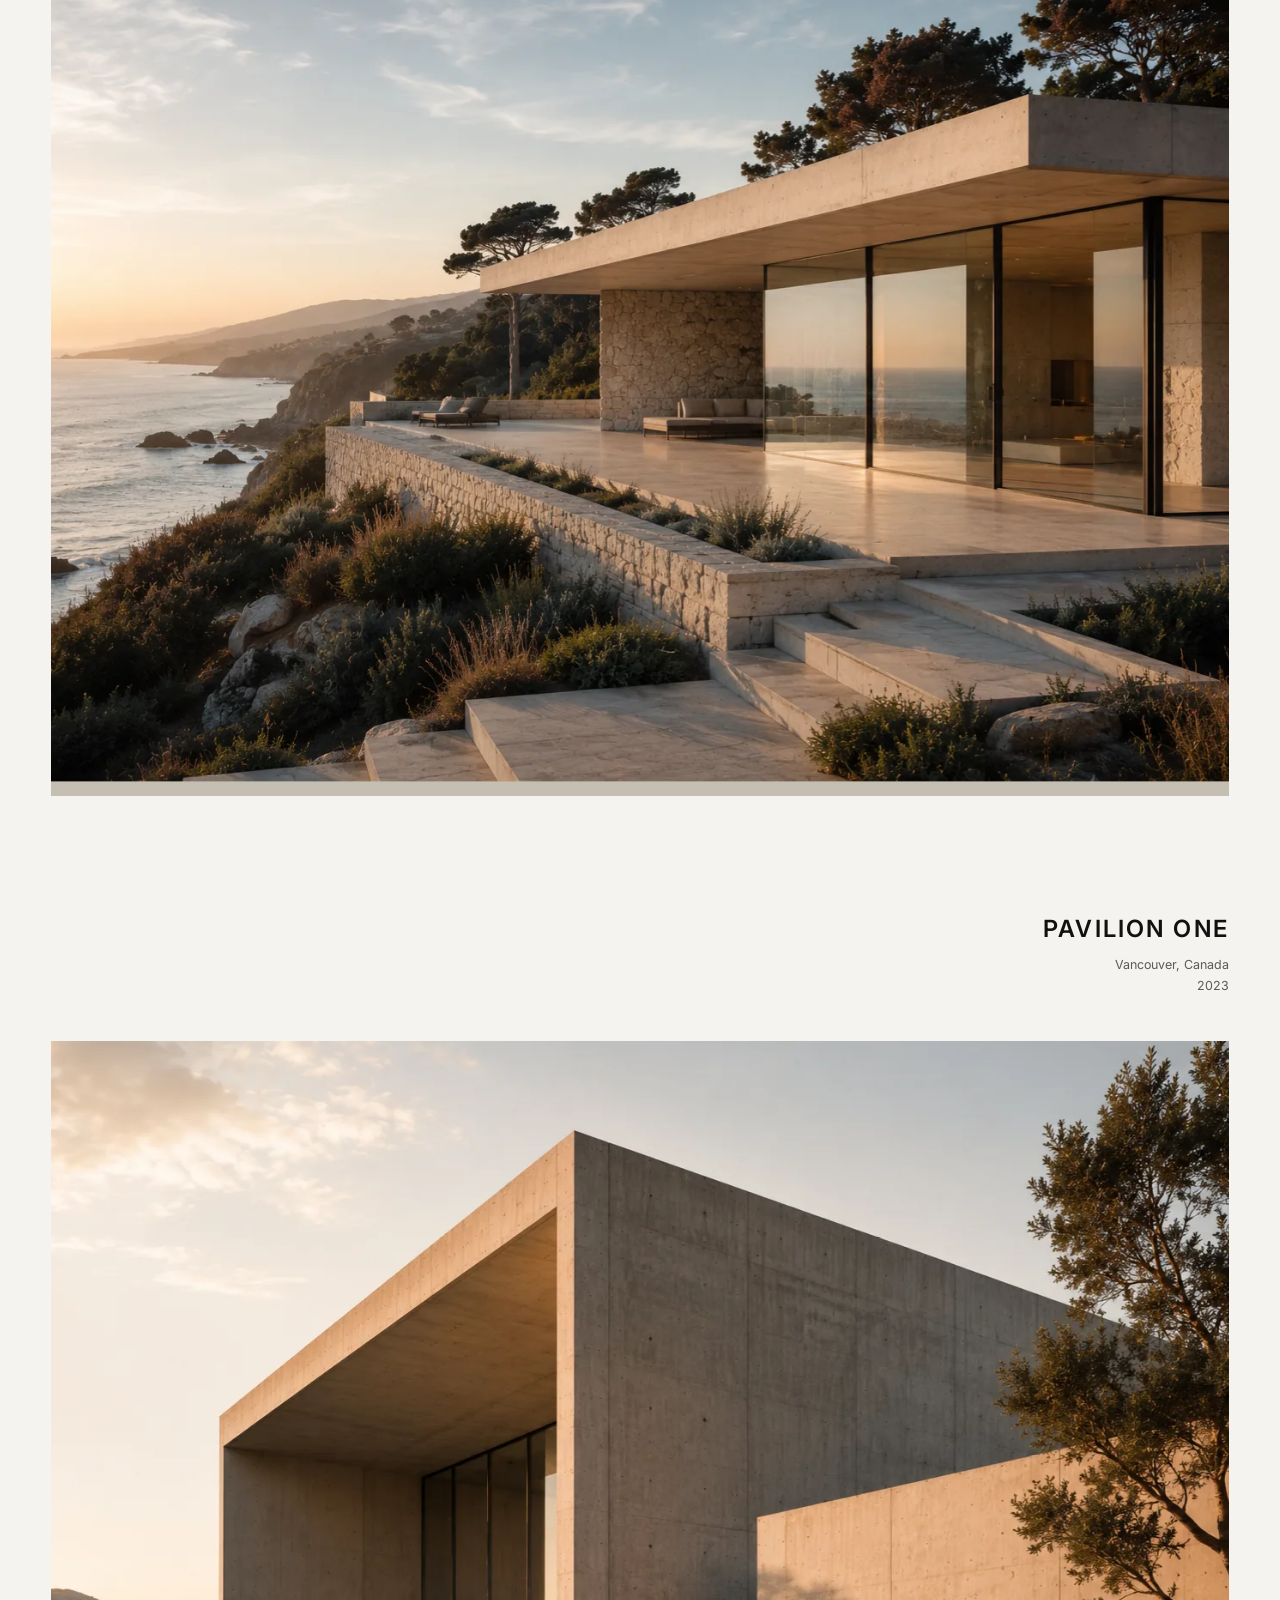
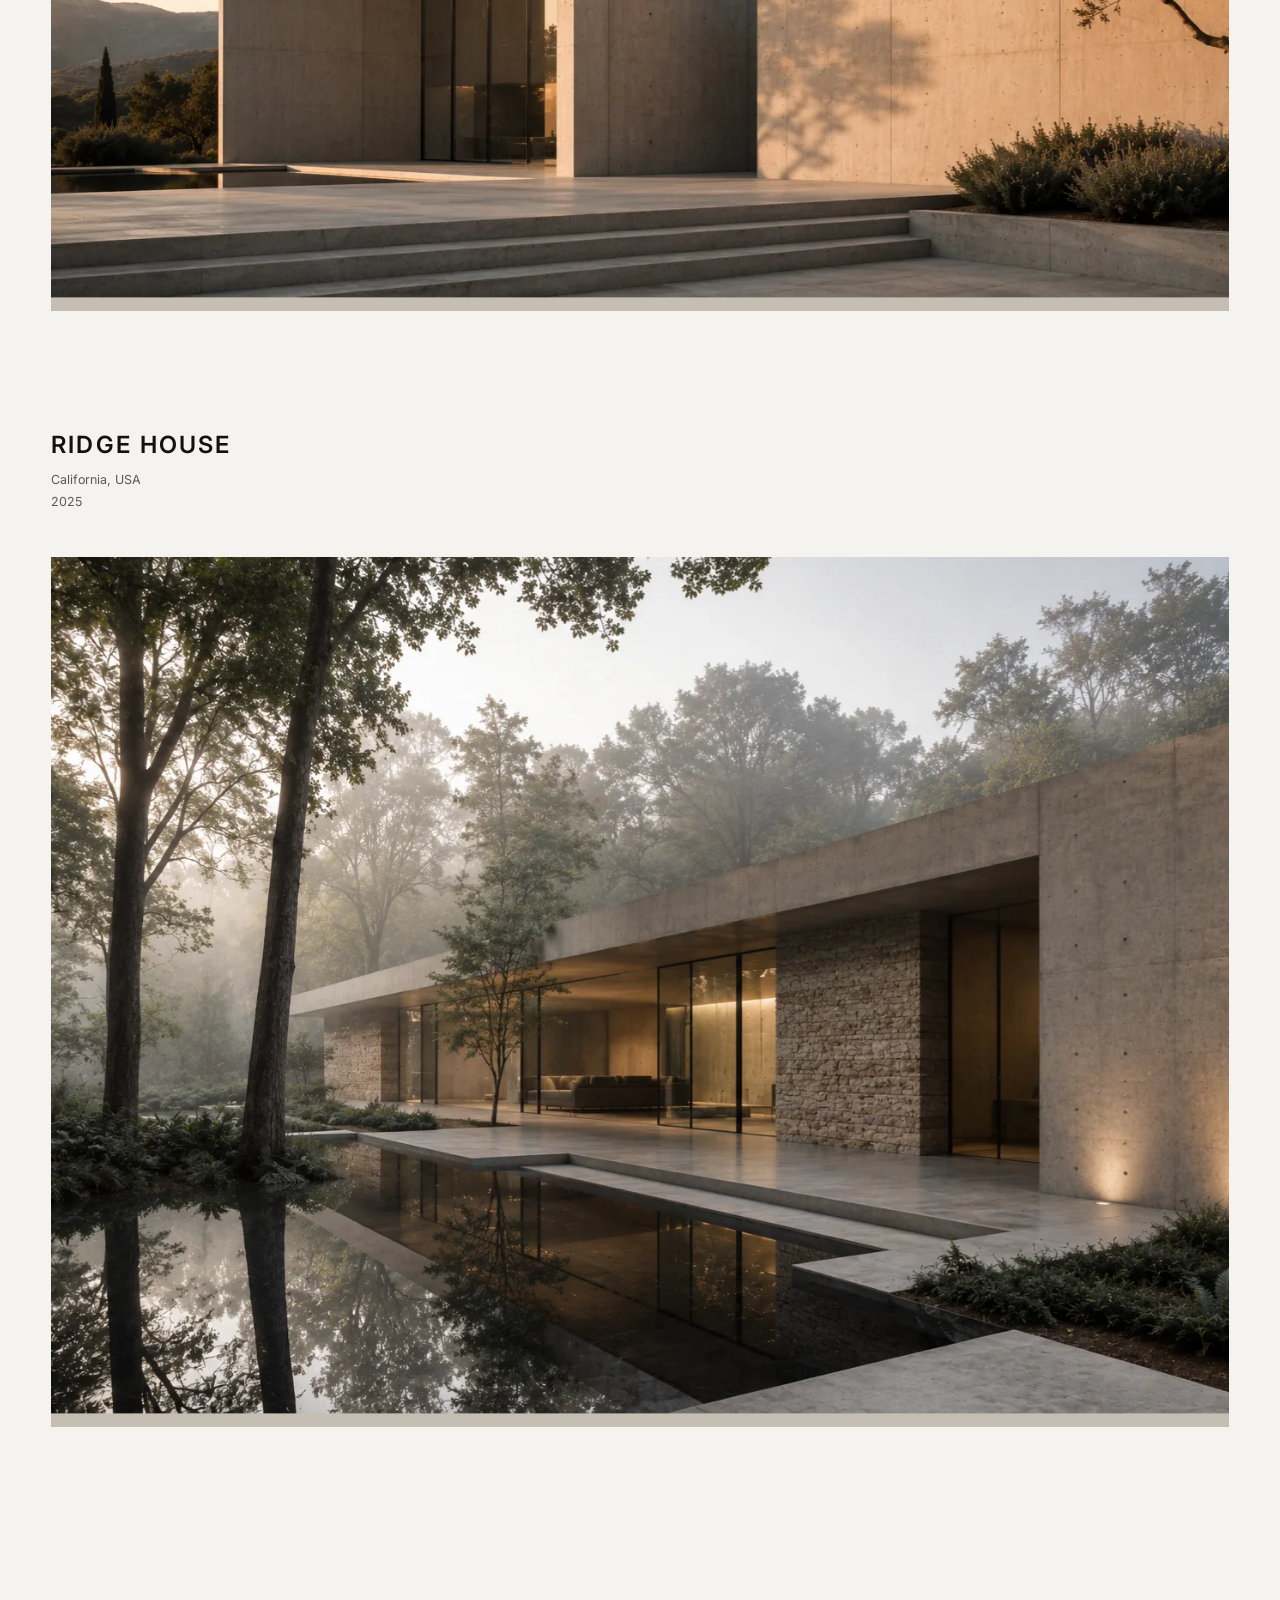
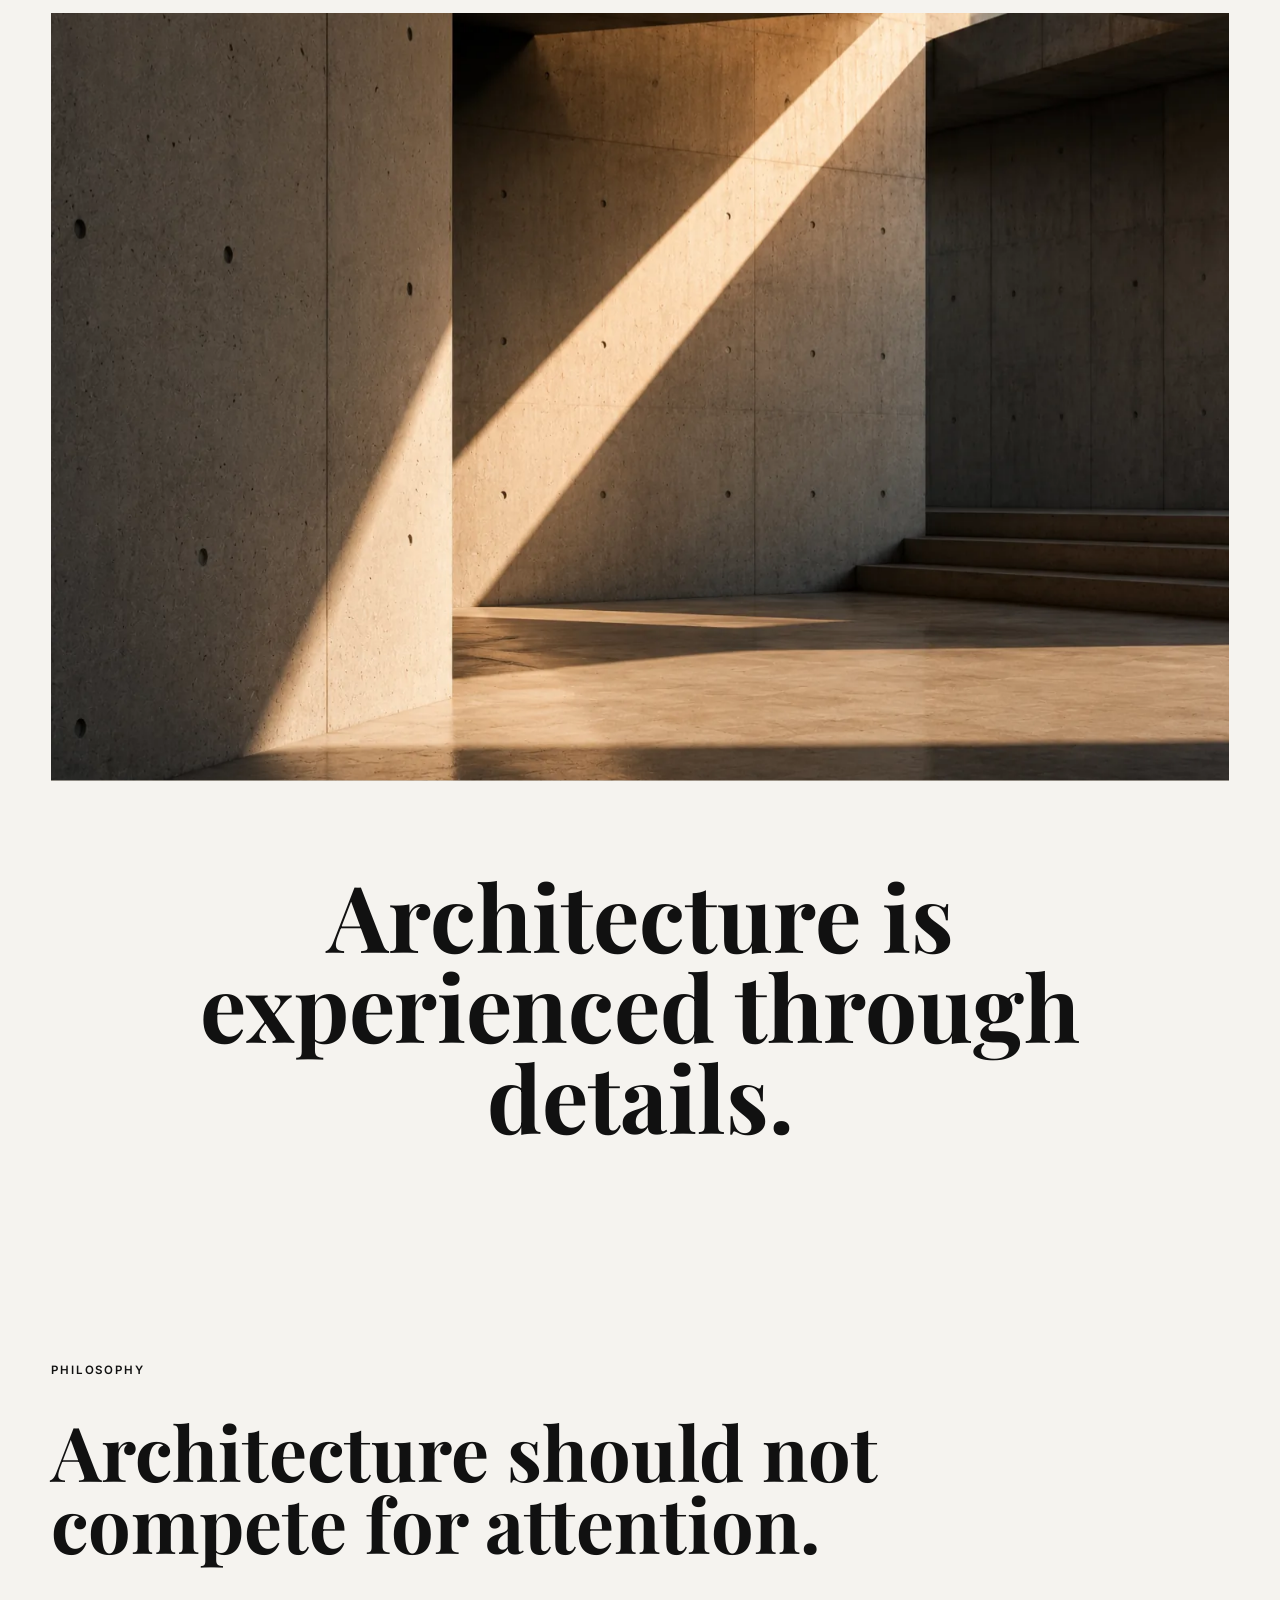
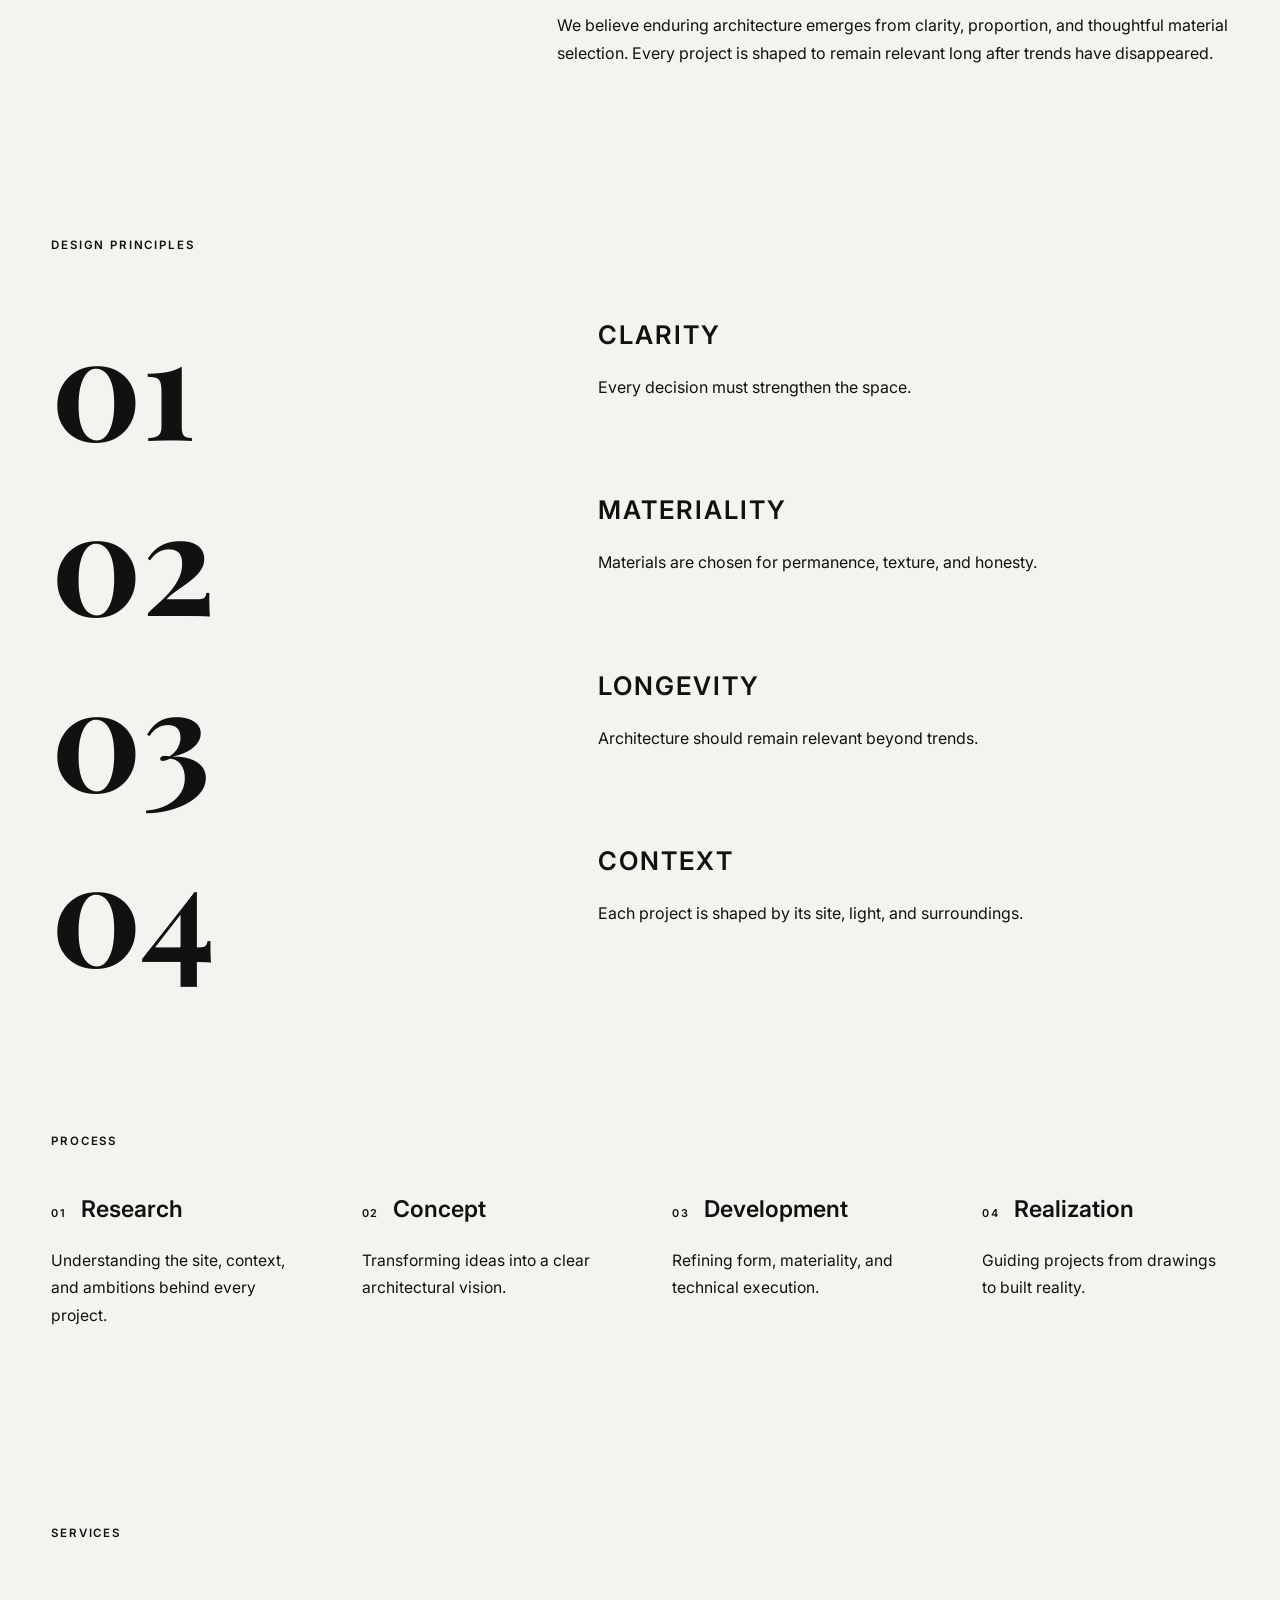
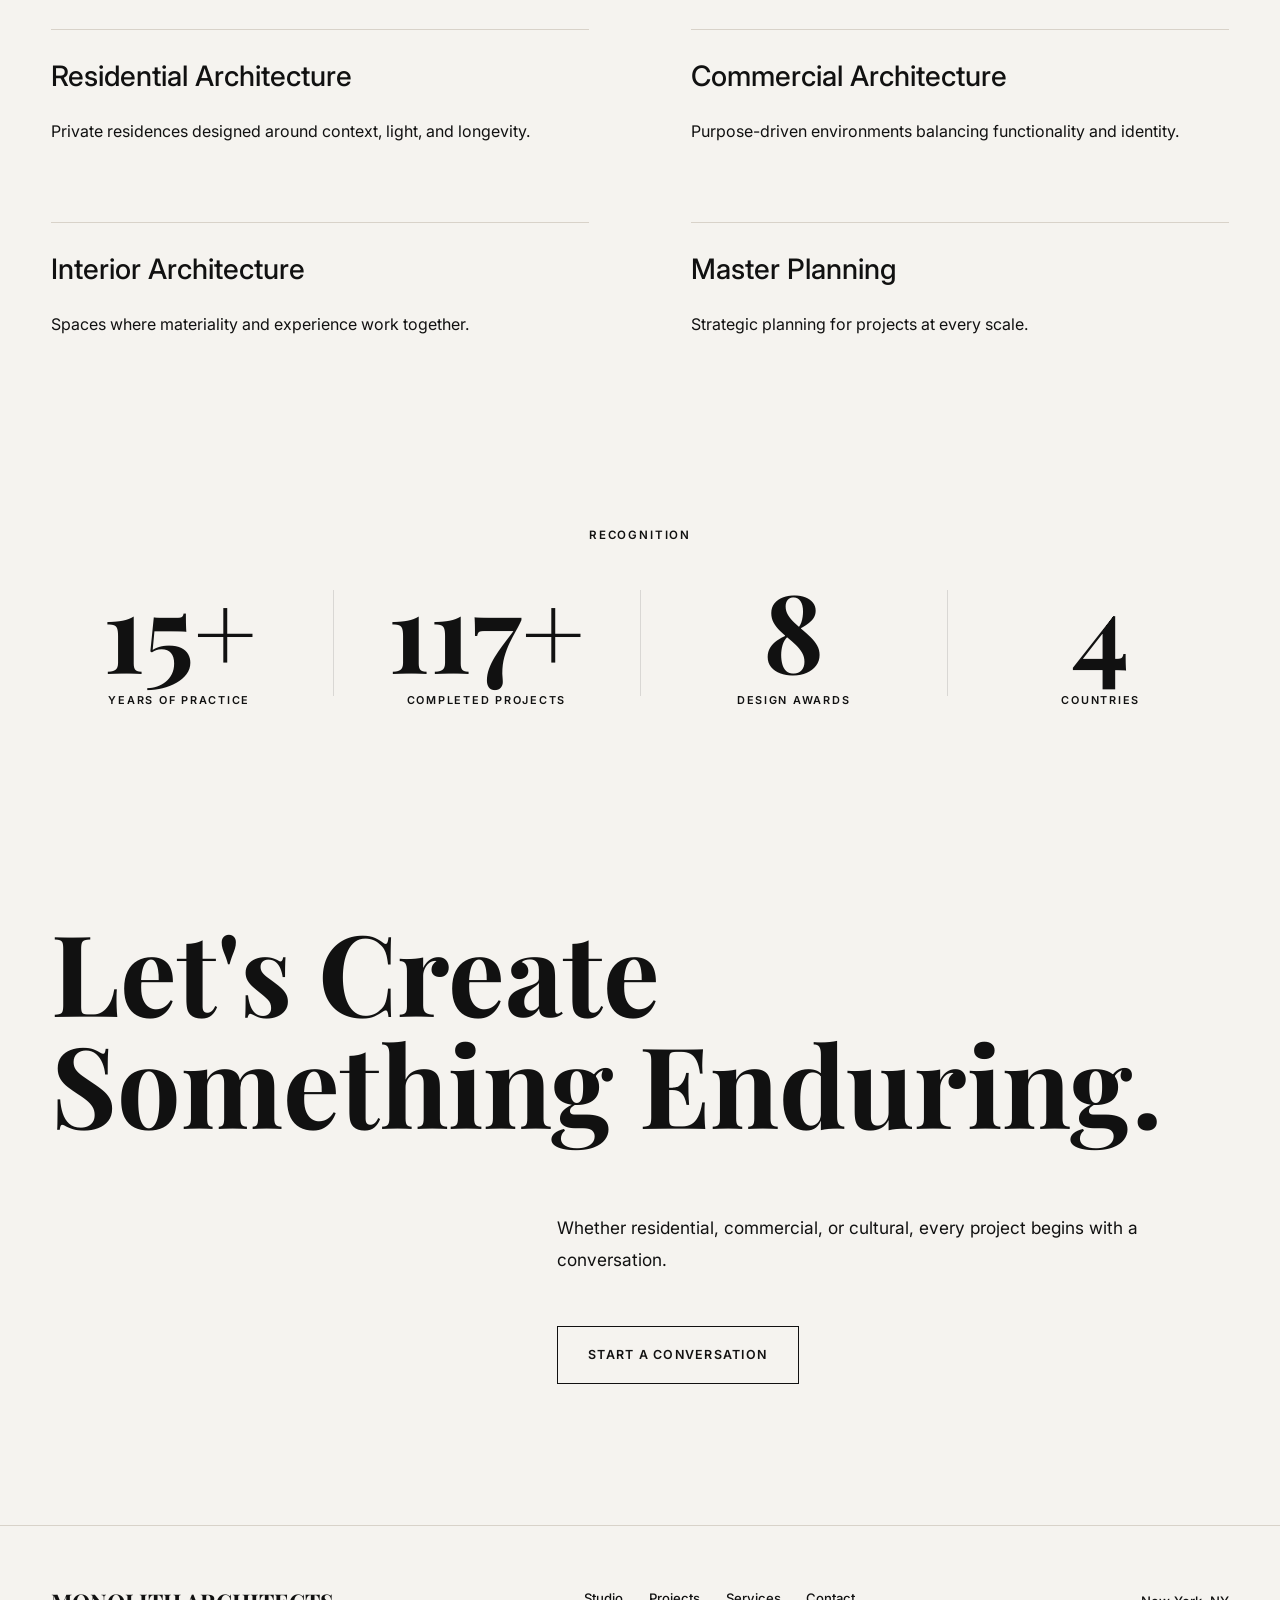
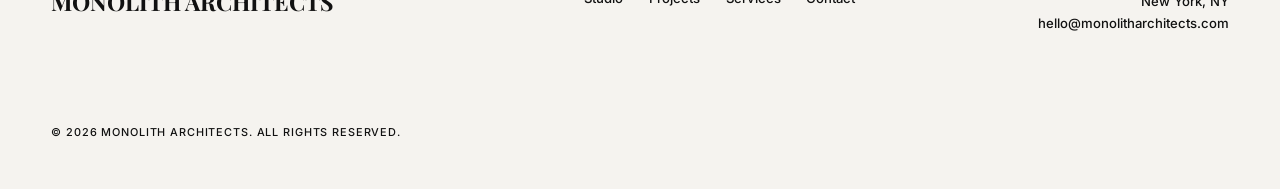
<file: work/architecture-studio/index.html>
<!DOCTYPE html>
<html lang="en">
  <head>
    <meta charset="UTF-8" />
    <meta name="viewport" content="width=device-width, initial-scale=1.0" />
    <meta
      name="description"
      content="Portfolio case study by NoirWeb Studio showcasing an architecture studio website for Monolith Architects, focused on editorial design, accessibility, performance, and user experience."
    />
    <title>Monolith Architects | Architecture Studio Website | NoirWeb Studio</title>
    <link rel="canonical" href="https://noirweb-studio.netlify.app/work/architecture-studio/" />
    <meta property="og:title" content="Monolith Architects | Architecture Studio Website | NoirWeb Studio" />
    <meta property="og:description" content="Portfolio case study by NoirWeb Studio showcasing an architecture studio website for Monolith Architects, focused on editorial design, accessibility, performance, and user experience." />
    <meta property="og:url" content="https://noirweb-studio.netlify.app/work/architecture-studio/" />
    <meta name="twitter:card" content="summary" />
    <meta name="twitter:title" content="Monolith Architects | Architecture Studio Website | NoirWeb Studio" />
    <meta name="twitter:description" content="Portfolio case study by NoirWeb Studio showcasing an architecture studio website for Monolith Architects, focused on editorial design, accessibility, performance, and user experience." />
    <link rel="icon" href="assets/favicon.svg" type="image/svg+xml" />
    <link rel="preconnect" href="https://fonts.googleapis.com" />
    <link rel="preconnect" href="https://fonts.gstatic.com" crossorigin />
    <link
      href="https://fonts.googleapis.com/css2?family=Inter:wght@400;500;600&family=Playfair+Display:wght@600;700&display=swap"
      rel="stylesheet"
    />
    <link rel="stylesheet" href="style.css" />
  </head>
  <body>
    <header class="site-header" data-header>
      <nav class="navbar" aria-label="Primary navigation">
        <a class="brand" href="./" aria-label="Monolith Architects home">
          MONOLITH
        </a>

        <button
          class="menu-toggle"
          type="button"
          aria-label="Open navigation menu"
          aria-expanded="false"
          aria-controls="mobile-menu"
          data-menu-toggle
        >
          <span></span>
          <span></span>
        </button>

        <div class="nav-links" data-nav-links>
          <a href="#studio">Studio</a>
          <a href="#projects">Projects</a>
          <a href="#services">Services</a>
          <a href="#contact">Contact</a>
          <span class="established" aria-label="Established 2008">
            EST. 2008
          </span>
        </div>
      </nav>

      <div class="mobile-menu" id="mobile-menu" data-mobile-menu>
        <a href="#studio">Studio</a>
        <a href="#projects">Projects</a>
        <a href="#services">Services</a>
        <a href="#contact">Contact</a>
      </div>
    </header>

    <main>
      <section class="hero reveal-section" aria-labelledby="hero-title">
        <div class="hero-content">
          <div class="hero-meta">
            <p class="hero-label">MONOLITH ARCHITECTS</p>
            <p>NEW YORK, NY</p>
            <p>EST. 2008</p>
          </div>
          <h1 class="hero-title" id="hero-title">
            Architecture<br />
            That Endures.
          </h1>
          <div class="hero-copy">
            <p>
              Designing timeless spaces through precision, materiality, and
              thoughtful craftsmanship.
            </p>
            <a class="primary-button" href="#projects">View Projects</a>
          </div>
        </div>

        <div
          class="hero-image-placeholder"
        >
          <picture>
            <source
              type="image/webp"
              srcset="
                assets/images/hero-monolith-768.webp 768w,
                assets/images/hero-monolith.webp     1536w
              "
              sizes="100vw"
            />
            <img
              src="assets/images/hero-monolith.jpg"
              alt="Monolith Architects exterior architecture"
              width="1536"
              height="1024"
              decoding="async"
              fetchpriority="high"
              data-parallax-image
            />
          </picture>
        </div>

        <p class="hero-attribution">
          NOIRWEB PORTFOLIO PROJECT<br />
          &copy; ALL RIGHTS RESERVED
        </p>
      </section>

      <section
        class="studio reveal-section"
        id="studio"
        data-nav-section="studio"
        aria-labelledby="studio-title"
      >
        <p class="section-label">STUDIO</p>

        <h2 class="studio-title" id="studio-title">
          We believe architecture<br />
          should outlive<br />
          trends.
        </h2>

        <div
          class="studio-image-placeholder"
        >
          <picture>
            <source
              type="image/webp"
              srcset="
                assets/images/studio-detail-768.webp 768w,
                assets/images/studio-detail.webp     1536w
              "
              sizes="100vw"
            />
            <img
              src="assets/images/studio-detail.jpg"
              alt="Architectural studio material detail"
              width="1536"
              height="1024"
              loading="lazy"
              decoding="async"
              data-parallax-image
            />
          </picture>
        </div>

        <p class="studio-copy">
          Through careful material selection, proportion, and craftsmanship, we
          create spaces designed to remain relevant for generations.
        </p>
      </section>

      <section
        class="selected-projects reveal-section"
        id="projects"
        data-nav-section="projects"
        aria-labelledby="projects-title"
      >
        <div class="projects-intro">
          <p class="section-label" id="projects-title">SELECTED PROJECTS</p>
          <p>
            A selection of residential and commercial projects shaped by
            clarity, proportion, and materiality.
          </p>
        </div>

        <div class="project-list">
          <article class="project-entry">
            <div class="project-meta">
              <h2>COASTAL RESIDENCE</h2>
              <p>Monterey, USA</p>
              <p>2024</p>
            </div>

            <div
              class="project-image-placeholder"
            >
              <picture>
                <source
                  type="image/webp"
                  srcset="
                    assets/images/coastal-residence-768.webp 768w,
                    assets/images/coastal-residence.webp     1536w
                  "
                  sizes="100vw"
                />
                <img
                  src="assets/images/coastal-residence.jpg"
                  alt="Coastal Residence architecture project"
                  width="1536"
                  height="1024"
                  loading="lazy"
                  decoding="async"
                  data-parallax-image
                />
              </picture>
            </div>
          </article>

          <article class="project-entry project-entry-right">
            <div class="project-meta">
              <h2>PAVILION ONE</h2>
              <p>Vancouver, Canada</p>
              <p>2023</p>
            </div>

            <div
              class="project-image-placeholder"
            >
              <picture>
                <source
                  type="image/webp"
                  srcset="
                    assets/images/pavilion-one-768.webp 768w,
                    assets/images/pavilion-one.webp     1536w
                  "
                  sizes="100vw"
                />
                <img
                  src="assets/images/pavilion-one.jpg"
                  alt="Pavilion One architecture project"
                  width="1536"
                  height="1024"
                  loading="lazy"
                  decoding="async"
                  data-parallax-image
                />
              </picture>
            </div>
          </article>

          <article class="project-entry">
            <div class="project-meta">
              <h2>RIDGE HOUSE</h2>
              <p>California, USA</p>
              <p>2025</p>
            </div>

            <div
              class="project-image-placeholder"
            >
              <picture>
                <source
                  type="image/webp"
                  srcset="
                    assets/images/project-03-768.webp 768w,
                    assets/images/project-03.webp     1536w
                  "
                  sizes="100vw"
                />
                <img
                  src="assets/images/project-03.jpg"
                  alt="Ridge House architecture project"
                  width="1536"
                  height="1024"
                  loading="lazy"
                  decoding="async"
                  data-parallax-image
                />
              </picture>
            </div>
          </article>
        </div>
      </section>

      <section
        class="architectural-detail reveal-section"
        data-nav-section="projects"
        aria-labelledby="detail-title"
      >
        <div
          class="detail-image-placeholder"
        >
          <picture>
            <source
              type="image/webp"
              srcset="
                assets/images/architectural-detail-768.webp 768w,
                assets/images/architectural-detail.webp     1536w
              "
              sizes="100vw"
            />
            <img
              src="assets/images/architectural-detail.jpg"
              alt="Architectural detail study"
              width="1536"
              height="1024"
              loading="lazy"
              decoding="async"
              data-parallax-image
            />
          </picture>
        </div>

        <h2 class="detail-title" id="detail-title">
          Architecture is experienced through details.
        </h2>
      </section>

      <section
        class="philosophy reveal-section"
        data-nav-section="studio"
        aria-labelledby="philosophy-title"
      >
        <p class="section-label">PHILOSOPHY</p>

        <h2 class="philosophy-title" id="philosophy-title">
          Architecture should not<br />
          compete for attention.
        </h2>

        <p class="philosophy-copy">
          We believe enduring architecture emerges from clarity, proportion, and
          thoughtful material selection. Every project is shaped to remain
          relevant long after trends have disappeared.
        </p>
      </section>

      <section
        class="design-principles reveal-section"
        data-nav-section="studio"
        aria-labelledby="principles-title"
      >
        <p class="section-label" id="principles-title">DESIGN PRINCIPLES</p>

        <div class="principles-list">
          <article class="principle-item">
            <p class="principle-number">01</p>
            <div>
              <h2>CLARITY</h2>
              <p>Every decision must strengthen the space.</p>
            </div>
          </article>

          <article class="principle-item">
            <p class="principle-number">02</p>
            <div>
              <h2>MATERIALITY</h2>
              <p>
                Materials are chosen for permanence, texture, and honesty.
              </p>
            </div>
          </article>

          <article class="principle-item">
            <p class="principle-number">03</p>
            <div>
              <h2>LONGEVITY</h2>
              <p>Architecture should remain relevant beyond trends.</p>
            </div>
          </article>

          <article class="principle-item">
            <p class="principle-number">04</p>
            <div>
              <h2>CONTEXT</h2>
              <p>Each project is shaped by its site, light, and surroundings.</p>
            </div>
          </article>
        </div>
      </section>

      <section
        class="process reveal-section"
        data-nav-section="studio"
        aria-labelledby="process-title"
      >
        <p class="section-label" id="process-title">PROCESS</p>

        <div class="process-list">
          <article class="process-stage">
            <h2><span>01</span> Research</h2>
            <p>
              Understanding the site, context, and ambitions behind every
              project.
            </p>
          </article>

          <article class="process-stage">
            <h2><span>02</span> Concept</h2>
            <p>Transforming ideas into a clear architectural vision.</p>
          </article>

          <article class="process-stage">
            <h2><span>03</span> Development</h2>
            <p>Refining form, materiality, and technical execution.</p>
          </article>

          <article class="process-stage">
            <h2><span>04</span> Realization</h2>
            <p>Guiding projects from drawings to built reality.</p>
          </article>
        </div>
      </section>

      <section
        class="services reveal-section"
        id="services"
        data-nav-section="services"
        aria-labelledby="services-title"
      >
        <p class="section-label" id="services-title">SERVICES</p>

        <div class="services-list">
          <article class="service-item">
            <h2>Residential Architecture</h2>
            <p>
              Private residences designed around context, light, and longevity.
            </p>
          </article>

          <article class="service-item">
            <h2>Commercial Architecture</h2>
            <p>
              Purpose-driven environments balancing functionality and identity.
            </p>
          </article>

          <article class="service-item">
            <h2>Interior Architecture</h2>
            <p>Spaces where materiality and experience work together.</p>
          </article>

          <article class="service-item">
            <h2>Master Planning</h2>
            <p>Strategic planning for projects at every scale.</p>
          </article>
        </div>
      </section>

      <section
        class="recognition reveal-section"
        data-nav-section="contact"
        aria-labelledby="recognition-title"
      >
        <p class="section-label" id="recognition-title">RECOGNITION</p>

        <div class="recognition-list">
          <div class="recognition-item">
            <p class="recognition-number" data-count-to="15" data-count-suffix="+">
              15+
            </p>
            <p>Years of Practice</p>
          </div>

          <div class="recognition-item">
            <p class="recognition-number" data-count-to="120" data-count-suffix="+">
              120+
            </p>
            <p>Completed Projects</p>
          </div>

          <div class="recognition-item">
            <p class="recognition-number" data-count-to="8">8</p>
            <p>Design Awards</p>
          </div>

          <div class="recognition-item">
            <p class="recognition-number" data-count-to="4">4</p>
            <p>Countries</p>
          </div>
        </div>
      </section>

      <section
        class="contact-cta reveal-section"
        id="contact"
        data-nav-section="contact"
        aria-labelledby="contact-title"
      >
        <h2 class="contact-title" id="contact-title">
          Let's Create<br />
          Something Enduring.
        </h2>

        <div class="contact-content">
          <p>
            Whether residential, commercial, or cultural, every project begins
            with a conversation.
          </p>
          <a class="primary-button" href="mailto:hello@monolitharchitects.com">
            Start a Conversation
          </a>
        </div>
      </section>
    </main>

    <footer class="site-footer" data-nav-section="contact">
      <div class="footer-main">
        <a class="footer-brand" href="./" aria-label="Monolith Architects home">
          MONOLITH ARCHITECTS
        </a>

        <nav class="footer-nav" aria-label="Footer navigation">
          <a href="#studio">Studio</a>
          <a href="#projects">Projects</a>
          <a href="#services">Services</a>
          <a href="#contact">Contact</a>
        </nav>

        <div class="footer-contact">
          <p>New York, NY</p>
          <a href="mailto:hello@monolitharchitects.com">
            hello@monolitharchitects.com
          </a>
        </div>
      </div>

      <p class="footer-copyright">
        &copy; 2026 Monolith Architects. All Rights Reserved.
      </p>
    </footer>

    <script src="script.js"></script>
  </body>
</html>
</file>
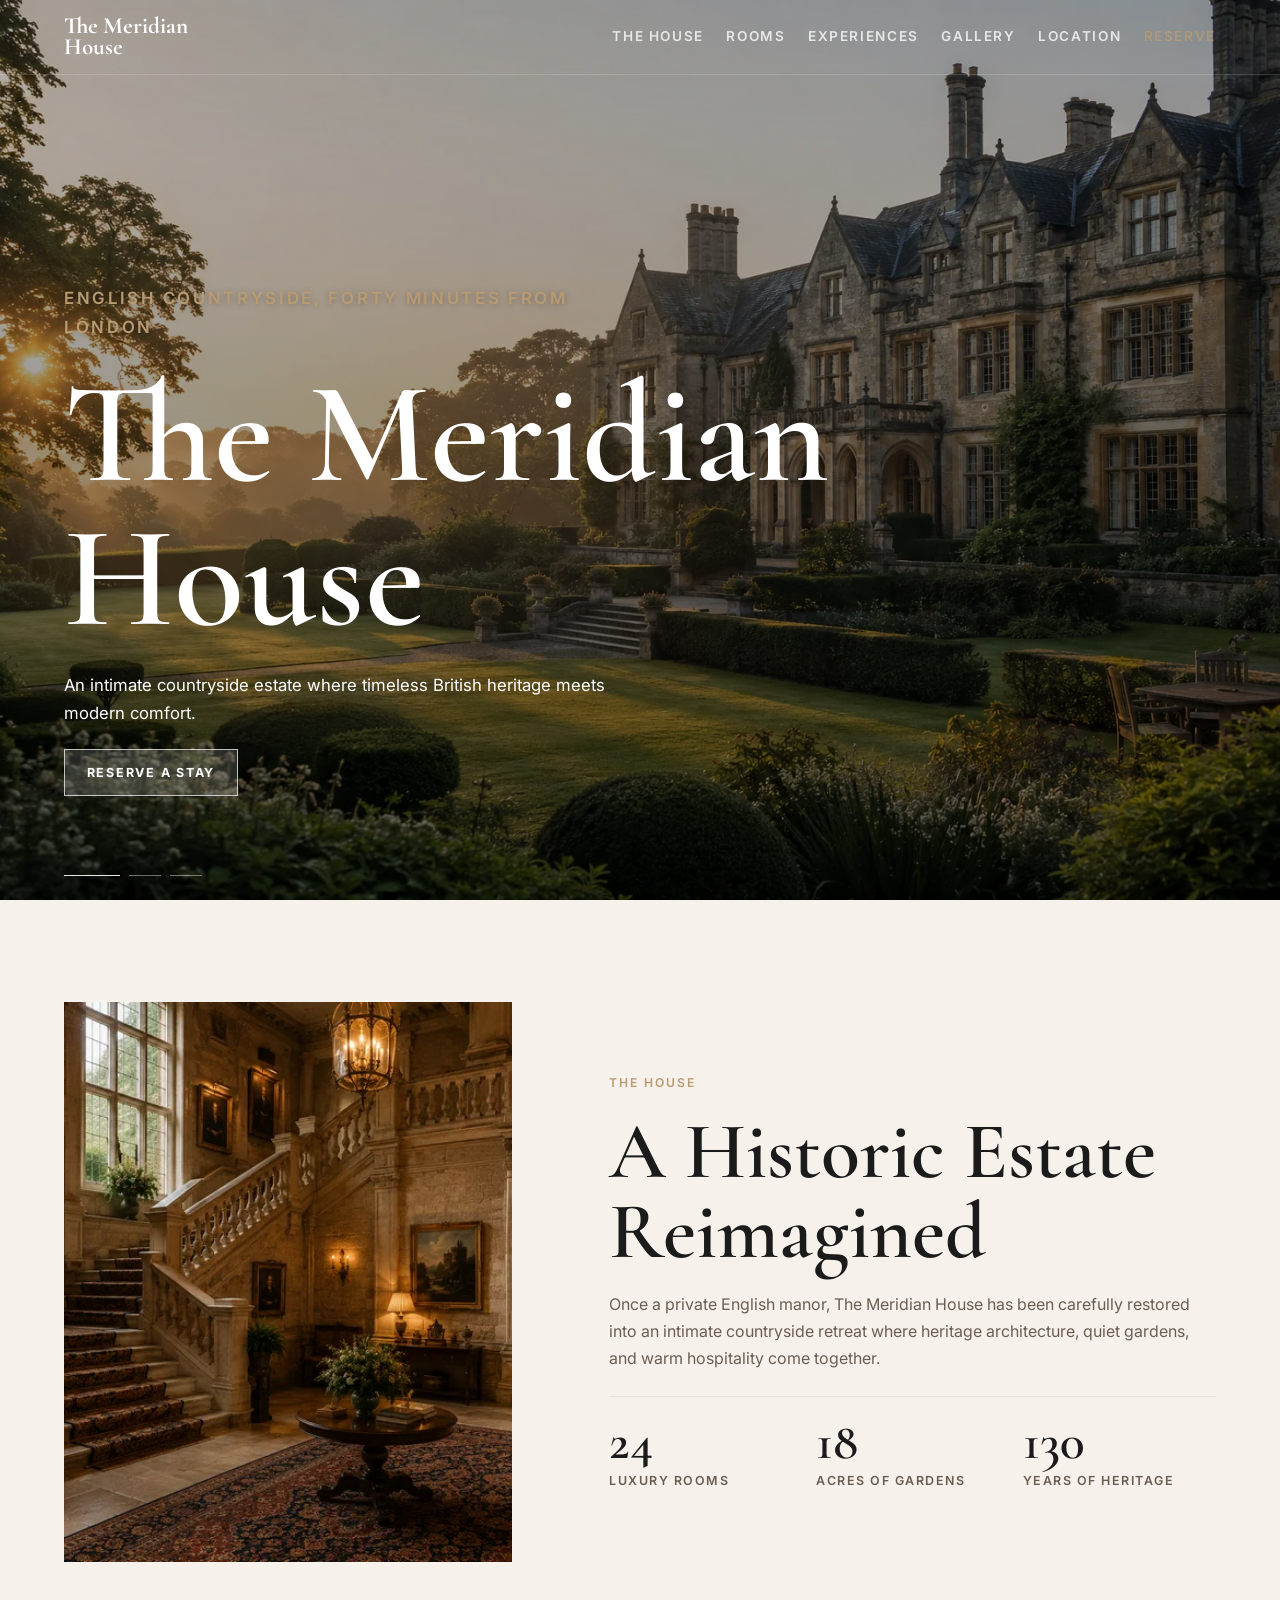
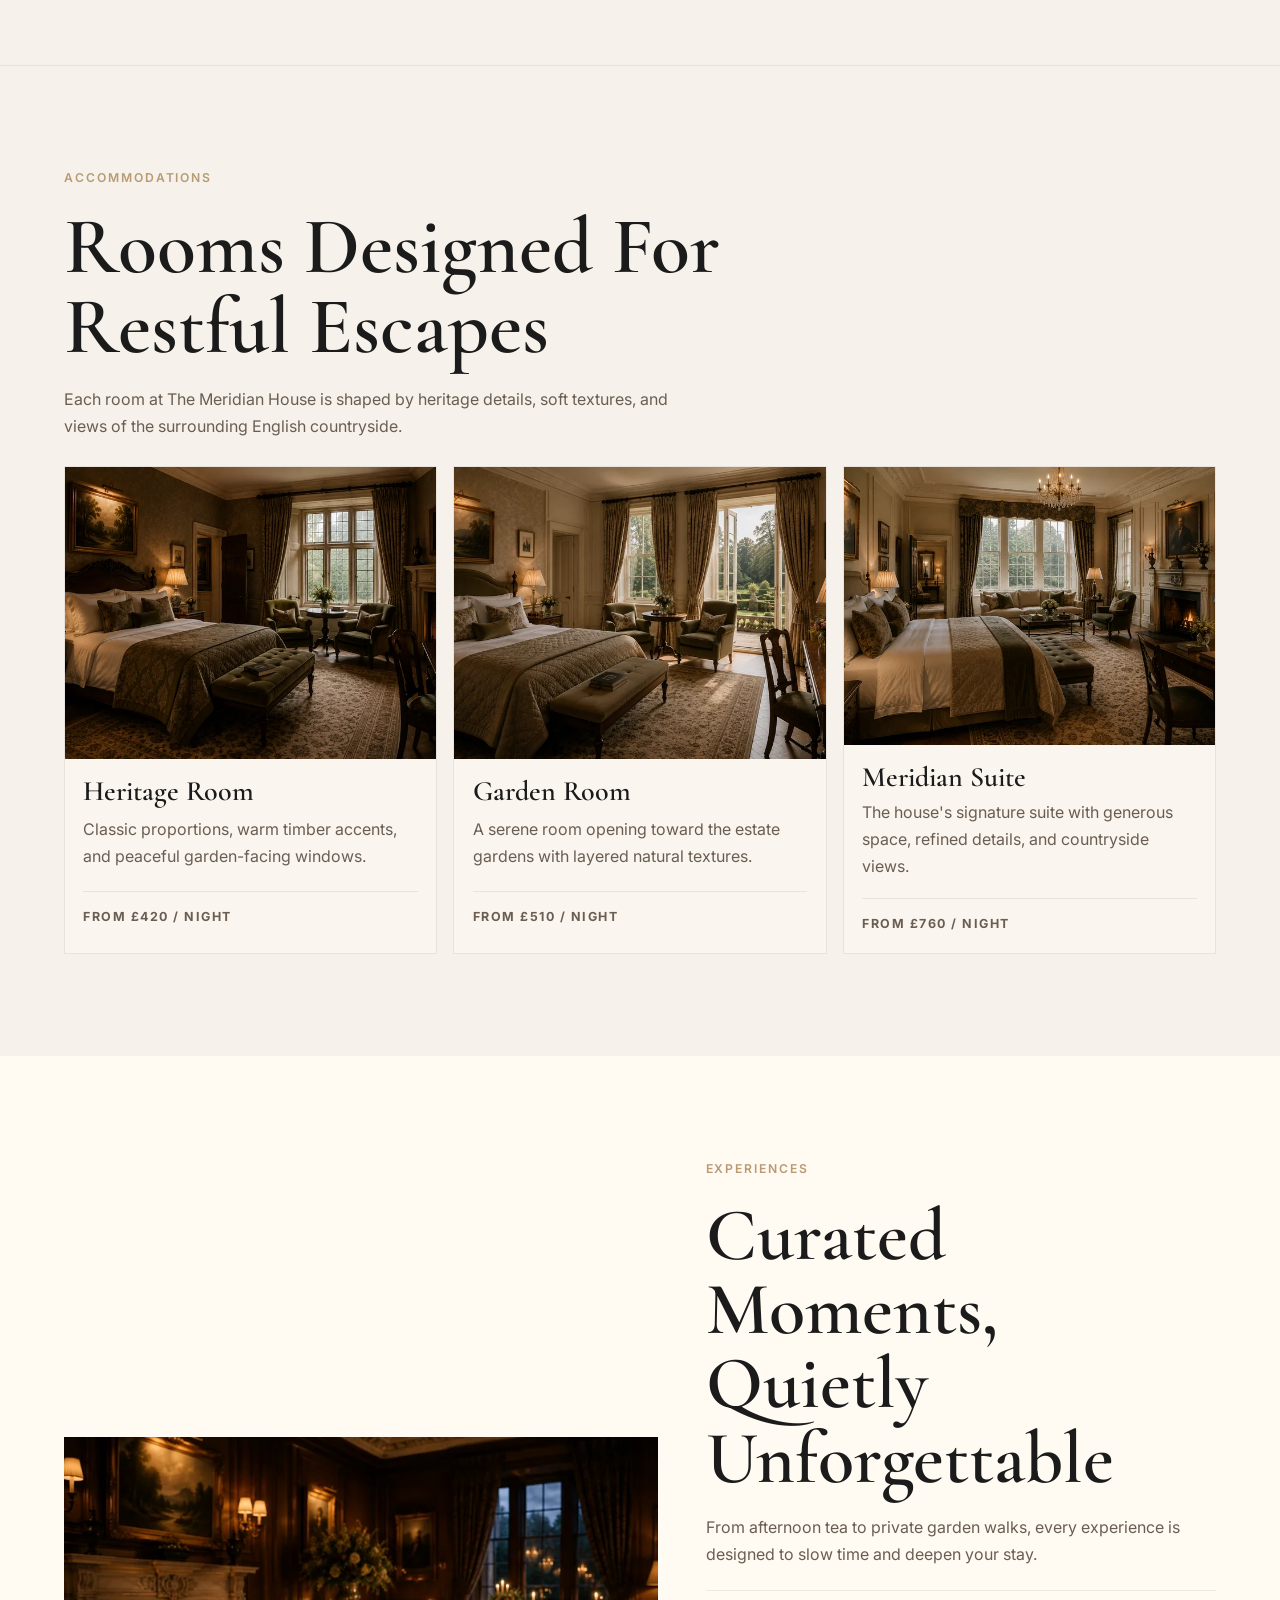
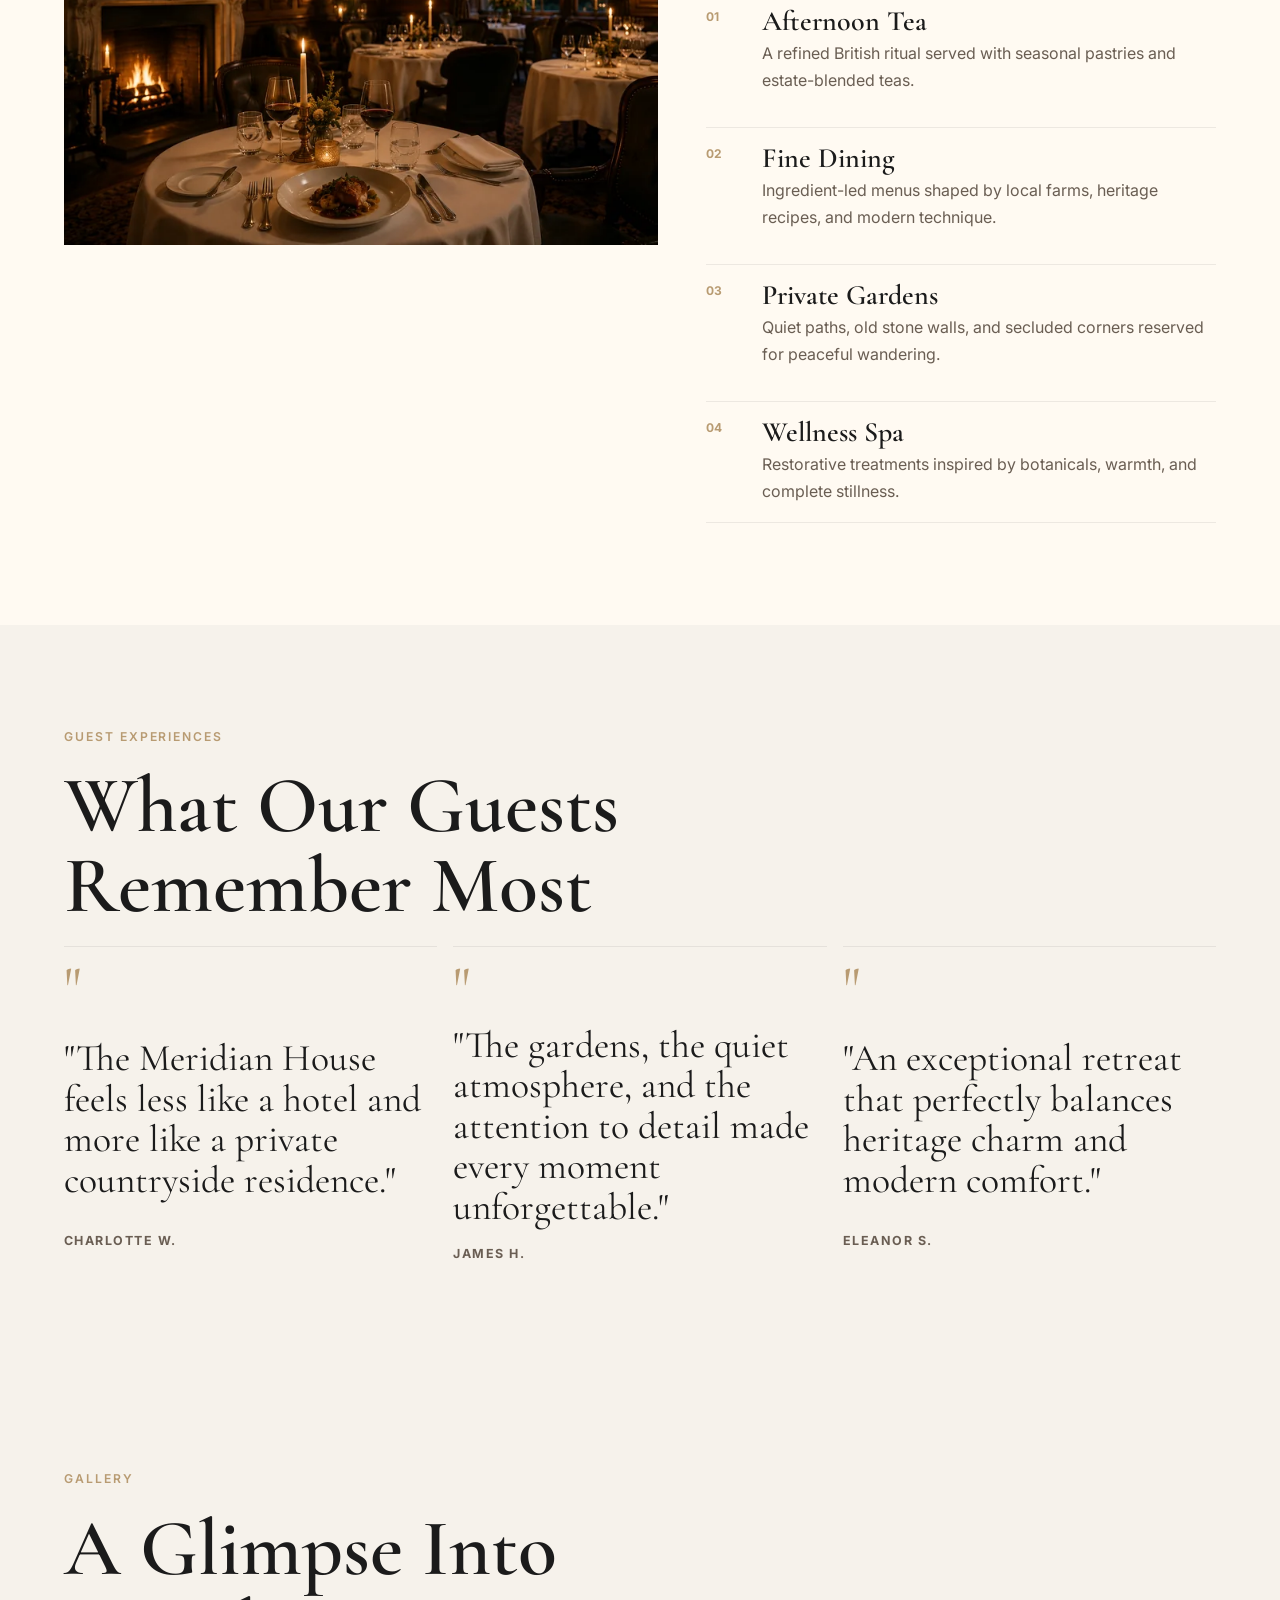
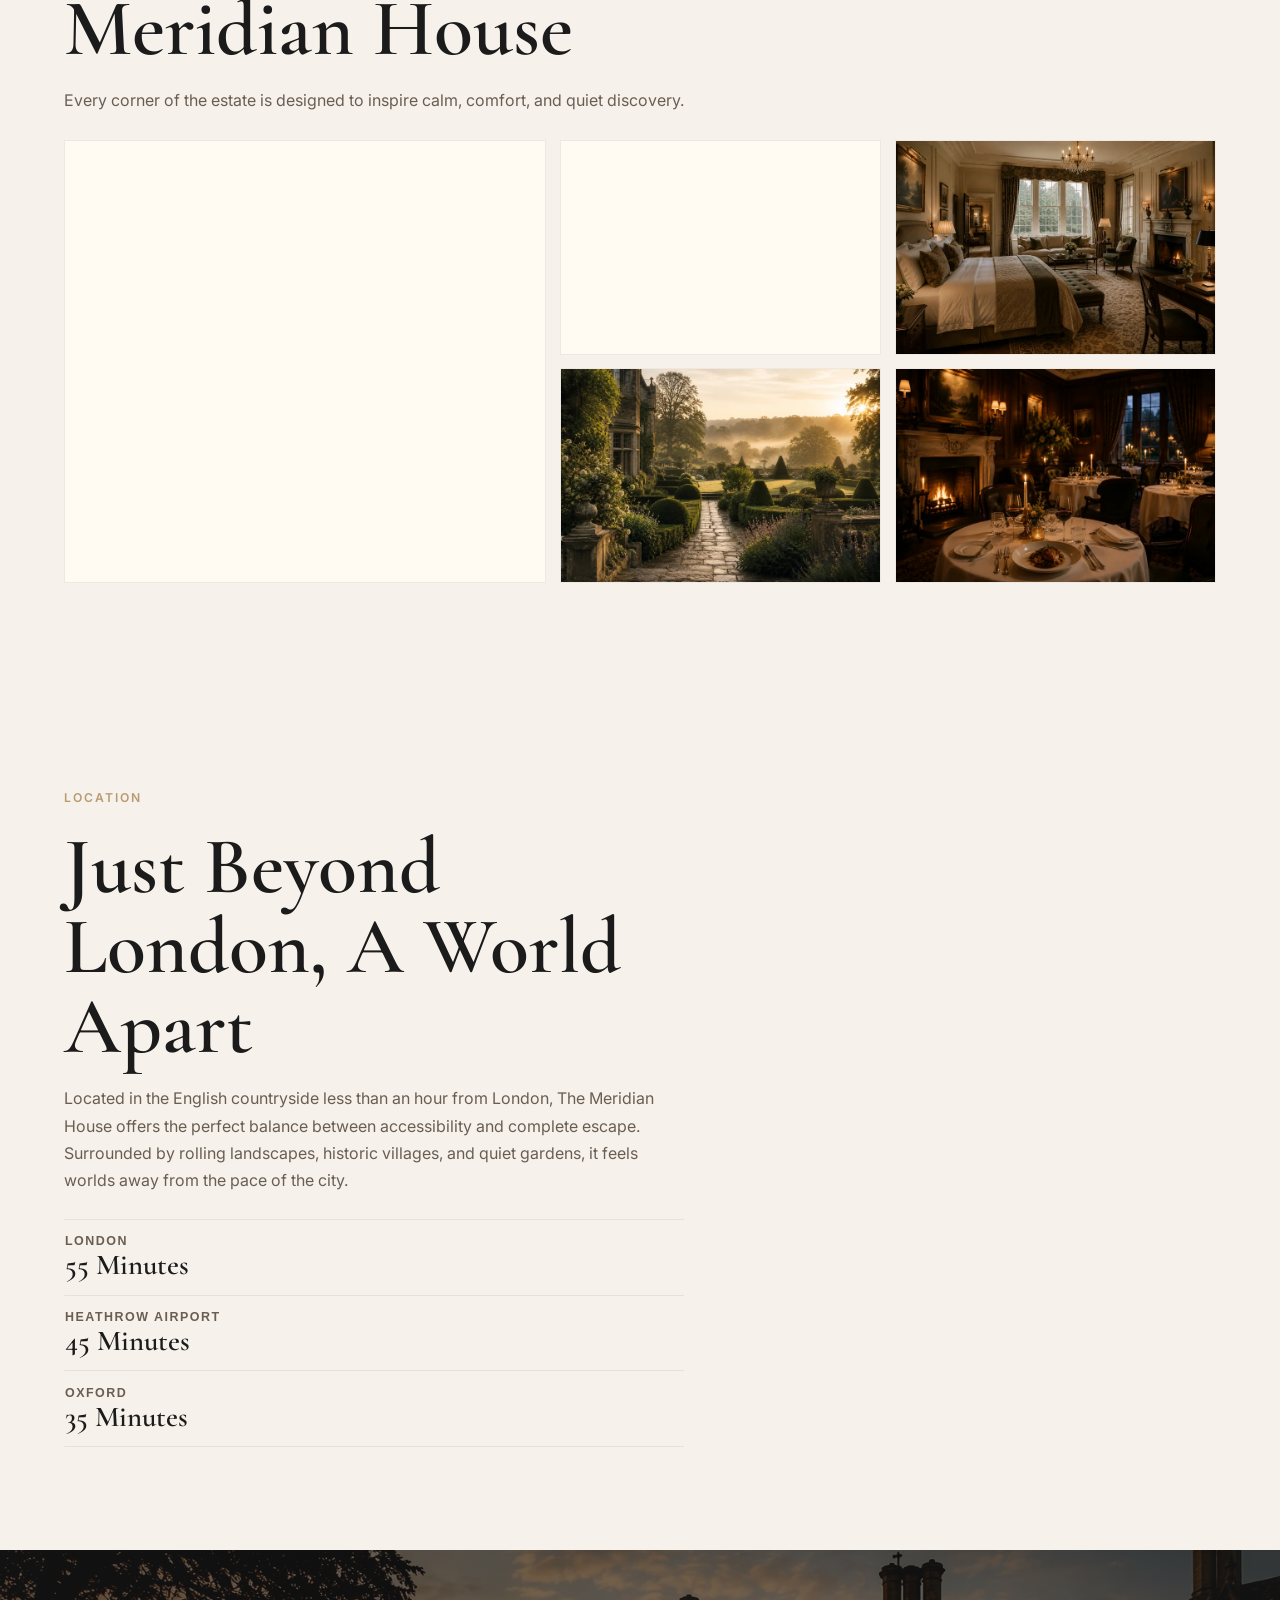
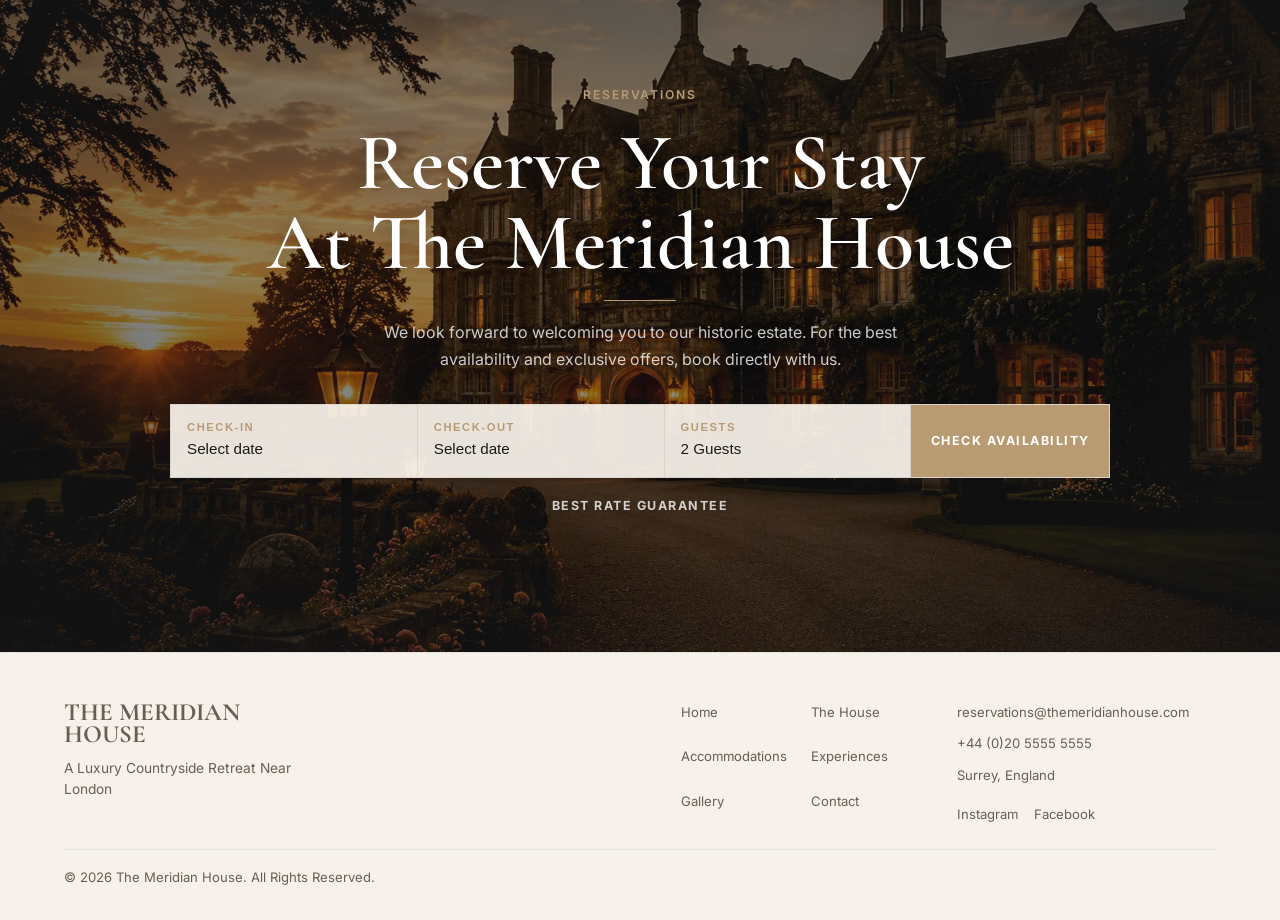
<file: work/boutique-hotel/index.html>
<!DOCTYPE html>
<html lang="en">
  <head>
    <meta charset="UTF-8" />
    <meta name="viewport" content="width=device-width, initial-scale=1.0" />
    <meta
      name="description"
      content="Portfolio case study by NoirWeb Studio showcasing a boutique hotel website for The Meridian House, focused on editorial design, accessibility, performance, and user experience."
    />
    <title>The Meridian House | Boutique Hotel Website | NoirWeb Studio</title>
    <link rel="canonical" href="https://noirweb-studio.netlify.app/work/boutique-hotel/" />
    <meta property="og:title" content="The Meridian House | Boutique Hotel Website | NoirWeb Studio" />
    <meta property="og:description" content="Portfolio case study by NoirWeb Studio showcasing a boutique hotel website for The Meridian House, focused on editorial design, accessibility, performance, and user experience." />
    <meta property="og:url" content="https://noirweb-studio.netlify.app/work/boutique-hotel/" />
    <meta name="twitter:card" content="summary" />
    <meta name="twitter:title" content="The Meridian House | Boutique Hotel Website | NoirWeb Studio" />
    <meta name="twitter:description" content="Portfolio case study by NoirWeb Studio showcasing a boutique hotel website for The Meridian House, focused on editorial design, accessibility, performance, and user experience." />
    <link rel="preconnect" href="https://fonts.googleapis.com" />
    <link rel="preconnect" href="https://fonts.gstatic.com" crossorigin />
    <link
      href="https://fonts.googleapis.com/css2?family=Cormorant+Garamond:wght@500;600;700&family=Inter:wght@400;500;600&display=swap"
      rel="stylesheet"
    />
    <link rel="stylesheet" href="style.css" />
  </head>
  <body>
    <header class="site-header">
      <nav class="navbar" aria-label="Primary navigation">
        <a class="brand" href="#hero" aria-label="The Meridian House home">
          <span>The Meridian</span>
          <span>House</span>
        </a>

        <button
          class="nav-toggle"
          type="button"
          aria-expanded="false"
          aria-controls="primary-menu"
          aria-label="Toggle navigation"
        >
          <span></span>
          <span></span>
        </button>

        <div class="nav-links" id="primary-menu">
          <a href="#house">The House</a>
          <a href="#rooms">Rooms</a>
          <a href="#experiences">Experiences</a>
          <a href="#gallery">Gallery</a>
          <a href="#location">Location</a>
          <a class="nav-cta" href="#reserve">Reserve</a>
        </div>
      </nav>
    </header>

    <main>
      <section class="hero" id="hero" aria-label="The Meridian House">
        <div class="hero-slideshow" aria-hidden="true">
          <div
            class="slide slide-manor is-active"
            data-slide-title="Manor Exterior"
          ></div>
          <div
            class="slide slide-library"
            data-slide-title="Library Interior"
          ></div>
          <div
            class="slide slide-suite"
            data-slide-title="Luxury Suite"
          ></div>
        </div>
        <div class="hero-overlay"></div>
        <div class="hero-content">
          <p class="eyebrow">English countryside, forty minutes from London</p>
          <h1>The Meridian House</h1>
          <p>
            An intimate countryside estate where timeless British heritage
            meets modern comfort.
          </p>
          <a class="button button-light" href="#reserve">Reserve a stay</a>
        </div>
        <div class="hero-indicators" aria-label="Hero slideshow">
          <button
            class="slide-indicator is-active"
            type="button"
            aria-label="Show Manor Exterior slide"
          ></button>
          <button
            class="slide-indicator"
            type="button"
            aria-label="Show Library Interior slide"
          ></button>
          <button
            class="slide-indicator"
            type="button"
            aria-label="Show Luxury Suite slide"
          ></button>
        </div>
      </section>

      <section class="section intro-section" id="house">
        <div class="house-editorial">
          <div class="house-image">
            <img
              src="assets/images/house-estate-1536.webp"
              srcset="
                assets/images/house-estate-768.webp 768w,
                assets/images/house-estate-1280.webp 1280w,
                assets/images/house-estate-1536.webp 1536w
              "
              sizes="(max-width: 768px) 100vw, 50vw"
              alt="Restored English countryside estate"
              width="1536"
              height="1024"
              loading="lazy"
              decoding="async"
            />
          </div>
          <div class="house-content">
            <p class="section-kicker">The House</p>
            <h2>A Historic Estate Reimagined</h2>
            <p>
              Once a private English manor, The Meridian House has been
              carefully restored into an intimate countryside retreat where
              heritage architecture, quiet gardens, and warm hospitality come
              together.
            </p>
            <div class="house-stats" aria-label="The House highlights">
              <div>
                <strong>24</strong>
                <span>Luxury Rooms</span>
              </div>
              <div>
                <strong>18</strong>
                <span>Acres of Gardens</span>
              </div>
              <div>
                <strong>130</strong>
                <span>Years of Heritage</span>
              </div>
            </div>
          </div>
        </div>
      </section>

      <section class="section" id="rooms">
        <div class="section-heading">
          <p class="section-kicker">ACCOMMODATIONS</p>
          <h2>Rooms Designed For Restful Escapes</h2>
          <p>
            Each room at The Meridian House is shaped by heritage details, soft
            textures, and views of the surrounding English countryside.
          </p>
        </div>
        <div class="rooms-grid">
          <article class="room-card">
            <img src="assets/images/room-heritage-1536.webp" srcset="assets/images/room-heritage-768.webp 768w, assets/images/room-heritage-1280.webp 1280w, assets/images/room-heritage-1536.webp 1536w" sizes="(max-width: 768px) 100vw, 33vw" alt="Heritage Room" width="1536" height="1024" loading="lazy" decoding="async" />
            <div class="room-card-content">
              <div>
                <h3>Heritage Room</h3>
                <p>
                  Classic proportions, warm timber accents, and peaceful
                  garden-facing windows.
                </p>
              </div>
              <p class="room-price">From &pound;420 / night</p>
            </div>
          </article>
          <article class="room-card">
            <img src="assets/images/room-garden-1536.webp" srcset="assets/images/room-garden-768.webp 768w, assets/images/room-garden-1280.webp 1280w, assets/images/room-garden-1536.webp 1536w" sizes="(max-width: 768px) 100vw, 33vw" alt="Garden Room" width="1536" height="1024" loading="lazy" decoding="async" />
            <div class="room-card-content">
              <div>
                <h3>Garden Room</h3>
                <p>
                  A serene room opening toward the estate gardens with layered
                  natural textures.
                </p>
              </div>
              <p class="room-price">From &pound;510 / night</p>
            </div>
          </article>
          <article class="room-card">
            <img src="assets/images/room-suite-1536.webp" srcset="assets/images/room-suite-768.webp 768w, assets/images/room-suite-1280.webp 1280w, assets/images/room-suite-1536.webp 1536w" sizes="(max-width: 768px) 100vw, 33vw" alt="Meridian Suite" width="1536" height="1024" loading="lazy" decoding="async" />
            <div class="room-card-content">
              <div>
                <h3>Meridian Suite</h3>
                <p>
                  The house's signature suite with generous space, refined
                  details, and countryside views.
                </p>
              </div>
              <p class="room-price">From &pound;760 / night</p>
            </div>
          </article>
        </div>
      </section>

      <section class="section warm-section" id="experiences">
        <div class="experiences-editorial">
          <div class="experiences-image">
            <img
              src="assets/images/experiences-dining-1536.webp"
              srcset="
                assets/images/experiences-dining-768.webp 768w,
                assets/images/experiences-dining-1280.webp 1280w,
                assets/images/experiences-dining-1536.webp 1536w
              "
              sizes="(max-width: 768px) 100vw, 50vw"
              alt="Curated countryside experience at The Meridian House"
              width="1536"
              height="1024"
              loading="lazy"
              decoding="async"
            />
          </div>
          <div class="experiences-content">
            <div class="section-heading">
              <p class="section-kicker">EXPERIENCES</p>
              <h2>Curated Moments, Quietly Unforgettable</h2>
              <p>
                From afternoon tea to private garden walks, every experience is
                designed to slow time and deepen your stay.
              </p>
            </div>
            <div class="experience-list">
              <article>
                <span>01</span>
                <div>
                  <h3>Afternoon Tea</h3>
                  <p>
                    A refined British ritual served with seasonal pastries and
                    estate-blended teas.
                  </p>
                </div>
              </article>
              <article>
                <span>02</span>
                <div>
                  <h3>Fine Dining</h3>
                  <p>
                    Ingredient-led menus shaped by local farms, heritage
                    recipes, and modern technique.
                  </p>
                </div>
              </article>
              <article>
                <span>03</span>
                <div>
                  <h3>Private Gardens</h3>
                  <p>
                    Quiet paths, old stone walls, and secluded corners reserved
                    for peaceful wandering.
                  </p>
                </div>
              </article>
              <article>
                <span>04</span>
                <div>
                  <h3>Wellness Spa</h3>
                  <p>
                    Restorative treatments inspired by botanicals, warmth, and
                    complete stillness.
                  </p>
                </div>
              </article>
            </div>
          </div>
        </div>
      </section>

      <section class="section testimonials" id="testimonials">
        <div class="section-heading">
          <p class="section-kicker">GUEST EXPERIENCES</p>
          <h2>What Our Guests Remember Most</h2>
        </div>
        <div class="testimonial-grid">
          <figure class="testimonial-block">
            <blockquote>
              "The Meridian House feels less like a hotel and more like a
              private countryside residence."
            </blockquote>
            <figcaption>Charlotte W.</figcaption>
          </figure>
          <figure class="testimonial-block">
            <blockquote>
              "The gardens, the quiet atmosphere, and the attention to detail
              made every moment unforgettable."
            </blockquote>
            <figcaption>James H.</figcaption>
          </figure>
          <figure class="testimonial-block">
            <blockquote>
              "An exceptional retreat that perfectly balances heritage charm and
              modern comfort."
            </blockquote>
            <figcaption>Eleanor S.</figcaption>
          </figure>
        </div>
      </section>

      <section class="section gallery" id="gallery">
        <div class="section-heading">
          <p class="section-kicker">GALLERY</p>
          <h2>A Glimpse Into Meridian House</h2>
          <p>
            Every corner of the estate is designed to inspire calm, comfort,
            and quiet discovery.
          </p>
        </div>
        <div class="gallery-grid">
          <figure class="gallery-item gallery-feature">
            <img src="assets/images/cta-estate-1535.webp" srcset="assets/images/cta-estate-768.webp 768w, assets/images/cta-estate-1280.webp 1280w, assets/images/cta-estate-1535.webp 1535w" sizes="(max-width: 768px) 100vw, 50vw" alt="Manor Exterior" width="1535" height="1024" loading="lazy" decoding="async" />
          </figure>
          <figure class="gallery-item">
            <img
              src="assets/images/hero-library-1536.webp"
              srcset="
                assets/images/hero-library-768.webp 768w,
                assets/images/hero-library-1280.webp 1280w,
                assets/images/hero-library-1536.webp 1536w
              "
              sizes="(max-width: 768px) 100vw, 33vw"
              alt="Library Interior"
              width="1536"
              height="1024"
              loading="lazy"
              decoding="async"
            />
          </figure>
          <figure class="gallery-item">
            <img src="assets/images/room-suite-1536.webp" srcset="assets/images/room-suite-768.webp 768w, assets/images/room-suite-1280.webp 1280w, assets/images/room-suite-1536.webp 1536w" sizes="(max-width: 768px) 100vw, 33vw" alt="Signature Suite" width="1536" height="1024" loading="lazy" decoding="async" />
          </figure>
          <figure class="gallery-item">
            <img src="assets/images/gallery-gardens-1535.webp" srcset="assets/images/gallery-gardens-768.webp 768w, assets/images/gallery-gardens-1280.webp 1280w, assets/images/gallery-gardens-1535.webp 1535w" sizes="(max-width: 768px) 100vw, 33vw" alt="Estate Gardens" width="1535" height="1024" loading="lazy" decoding="async" />
          </figure>
          <figure class="gallery-item">
            <img
              src="assets/images/experiences-dining-1536.webp"
              srcset="
                assets/images/experiences-dining-768.webp 768w,
                assets/images/experiences-dining-1280.webp 1280w,
                assets/images/experiences-dining-1536.webp 1536w
              "
              sizes="(max-width: 768px) 100vw, 33vw"
              alt="Fine Dining Experience"
              width="1536"
              height="1024"
              loading="lazy"
              decoding="async"
            />
          </figure>
        </div>
      </section>

      <section class="section location" id="location">
        <div class="location-content">
          <p class="section-kicker">LOCATION</p>
          <h2>Just Beyond London, A World Apart</h2>
          <p>
            Located in the English countryside less than an hour from London,
            The Meridian House offers the perfect balance between accessibility
            and complete escape. Surrounded by rolling landscapes, historic
            villages, and quiet gardens, it feels worlds away from the pace of
            the city.
          </p>
          <div class="travel-details" aria-label="Travel details">
            <button
              class="travel-item"
              type="button"
              data-image="assets/location-london-route-1536.webp"
              data-position="50% center"
            >
              <span>London</span>
              <strong>55 Minutes</strong>
            </button>
            <button
              class="travel-item"
              type="button"
              data-image="assets/location-heathrow-route-1536.webp"
              data-position="54% center"
            >
              <span>Heathrow Airport</span>
              <strong>45 Minutes</strong>
            </button>
            <button
              class="travel-item"
              type="button"
              data-image="assets/location-oxford-route-1536.webp"
              data-position="48% center"
            >
              <span>Oxford</span>
              <strong>35 Minutes</strong>
            </button>
          </div>
        </div>
        <div class="location-visual">
          <img
            class="location-image location-image-current"
            src="assets/location-countryside-1536.webp"
            srcset="
              assets/location-countryside-768.webp 768w,
              assets/location-countryside-1280.webp 1280w,
              assets/location-countryside-1536.webp 1536w
            "
            sizes="(max-width: 768px) 100vw, 50vw"
            alt="Countryside location near London"
            width="1536"
            height="1024"
            loading="lazy"
            decoding="async"
          />
          <img
            class="location-image location-image-next"
            src="assets/location-countryside-1536.webp"
            alt=""
            aria-hidden="true"
            width="1536"
            height="1024"
            loading="lazy"
            decoding="async"
          />
        </div>
      </section>

      <section class="reservation-cta" id="reserve">
        <div class="reservation-content">
          <p class="section-kicker">RESERVATIONS</p>
          <h2>Reserve Your Stay<br />At The Meridian House</h2>
          <span class="reservation-divider" aria-hidden="true"></span>
          <p>
            We look forward to welcoming you to our historic estate. For the
            best availability and exclusive offers, book directly with us.
          </p>
          <div class="booking-bar" aria-label="Reservation details">
            <button class="booking-field" type="button">
              <span>CHECK-IN</span>
              <strong>Select date</strong>
            </button>
            <button class="booking-field" type="button">
              <span>CHECK-OUT</span>
              <strong>Select date</strong>
            </button>
            <button class="booking-field" type="button">
              <span>GUESTS</span>
              <strong>2 Guests</strong>
            </button>
            <a class="button booking-button" href="mailto:reservations@themeridianhouse.com">
              CHECK AVAILABILITY
            </a>
          </div>
          <p class="trust-note">Best Rate Guarantee</p>
        </div>
      </section>
    </main>

    <footer class="site-footer">
      <div class="footer-main">
        <div class="footer-brand-block">
          <a class="brand footer-brand" href="#hero">
            <span>The Meridian</span>
            <span>House</span>
          </a>
          <p>A Luxury Countryside Retreat Near London</p>
        </div>
        <nav class="footer-links" aria-label="Footer navigation">
          <a href="#hero">Home</a>
          <a href="#house">The House</a>
          <a href="#rooms">Accommodations</a>
          <a href="#experiences">Experiences</a>
          <a href="#gallery">Gallery</a>
          <a href="#reserve">Contact</a>
        </nav>
        <div class="footer-contact">
          <a href="mailto:reservations@themeridianhouse.com">
            reservations@themeridianhouse.com
          </a>
          <a href="tel:+442055555555">+44 (0)20 5555 5555</a>
          <p>Surrey, England</p>
          <div class="footer-social">
            <span>Instagram</span>
            <span>Facebook</span>
          </div>
        </div>
      </div>
      <div class="footer-bottom">
        <p>&copy; 2026 The Meridian House. All Rights Reserved.</p>
      </div>
    </footer>

    <script src="script.js"></script>
  </body>
</html>
</file>
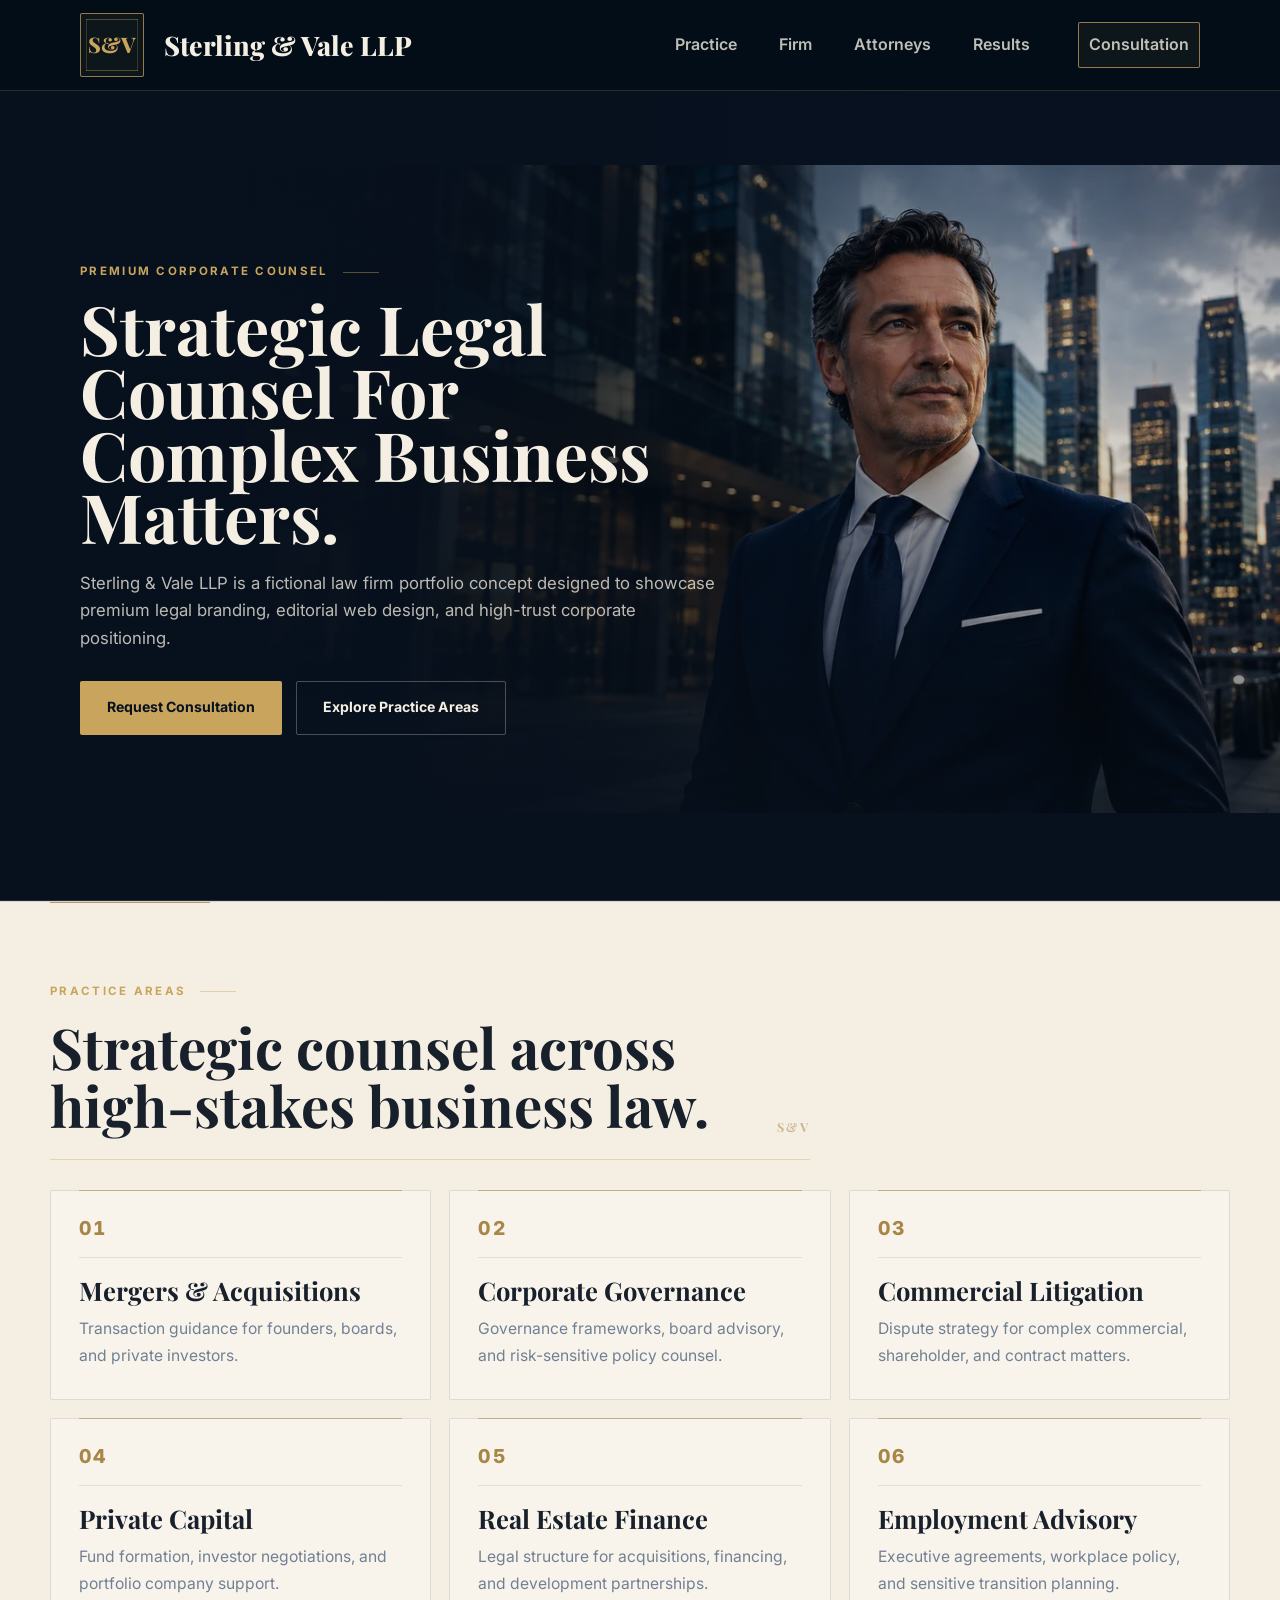
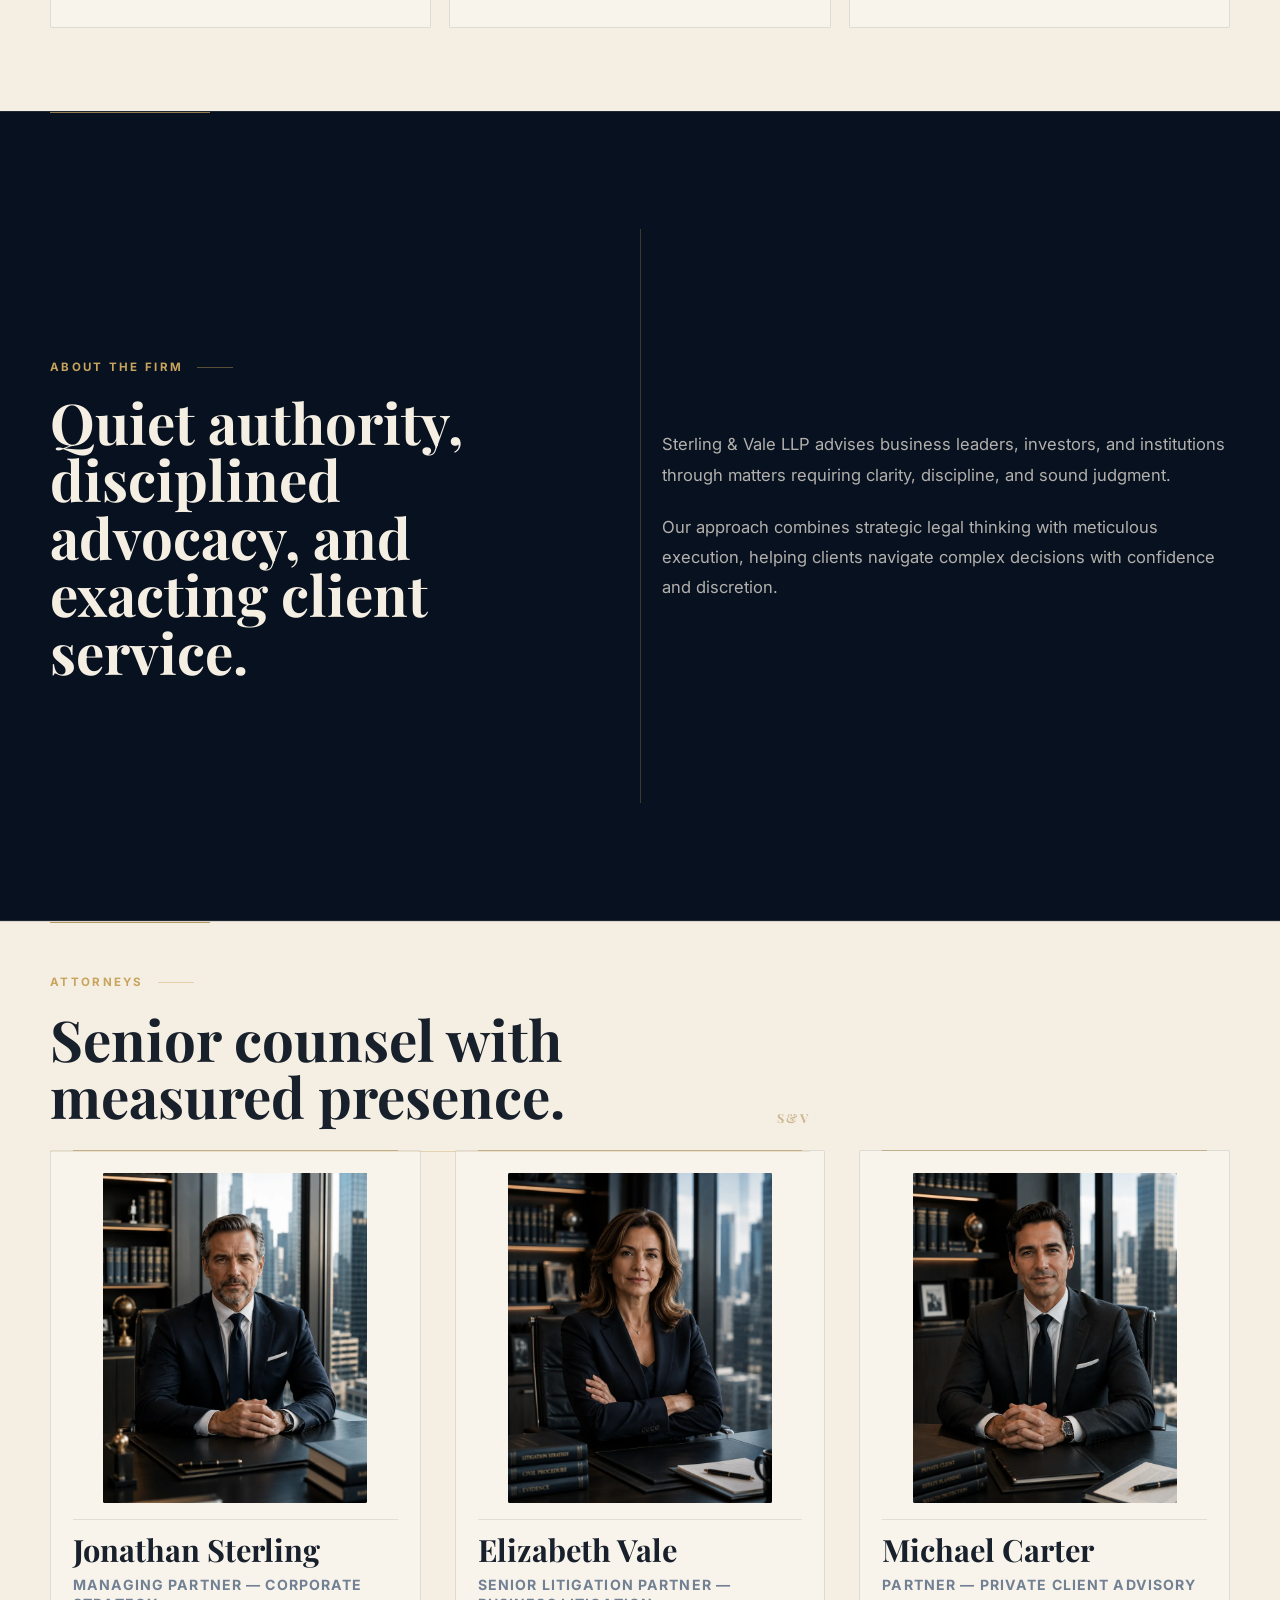
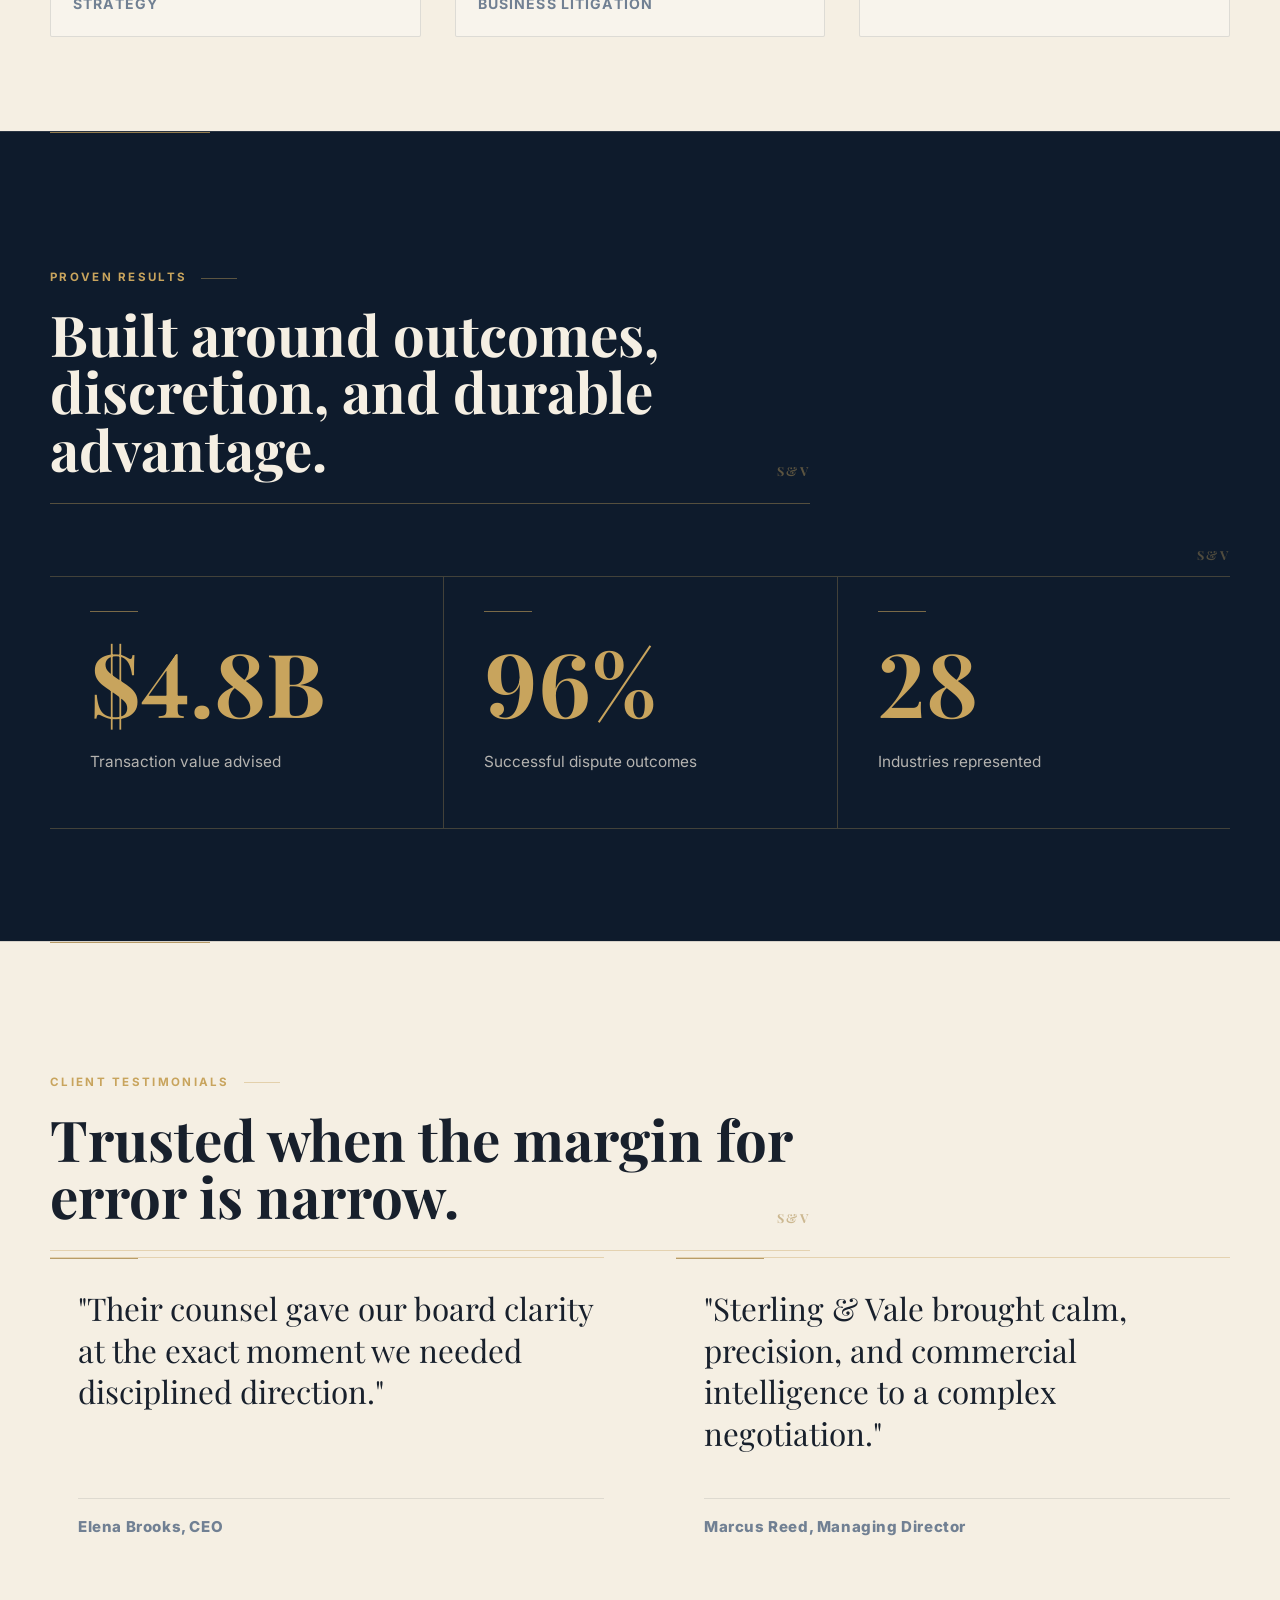
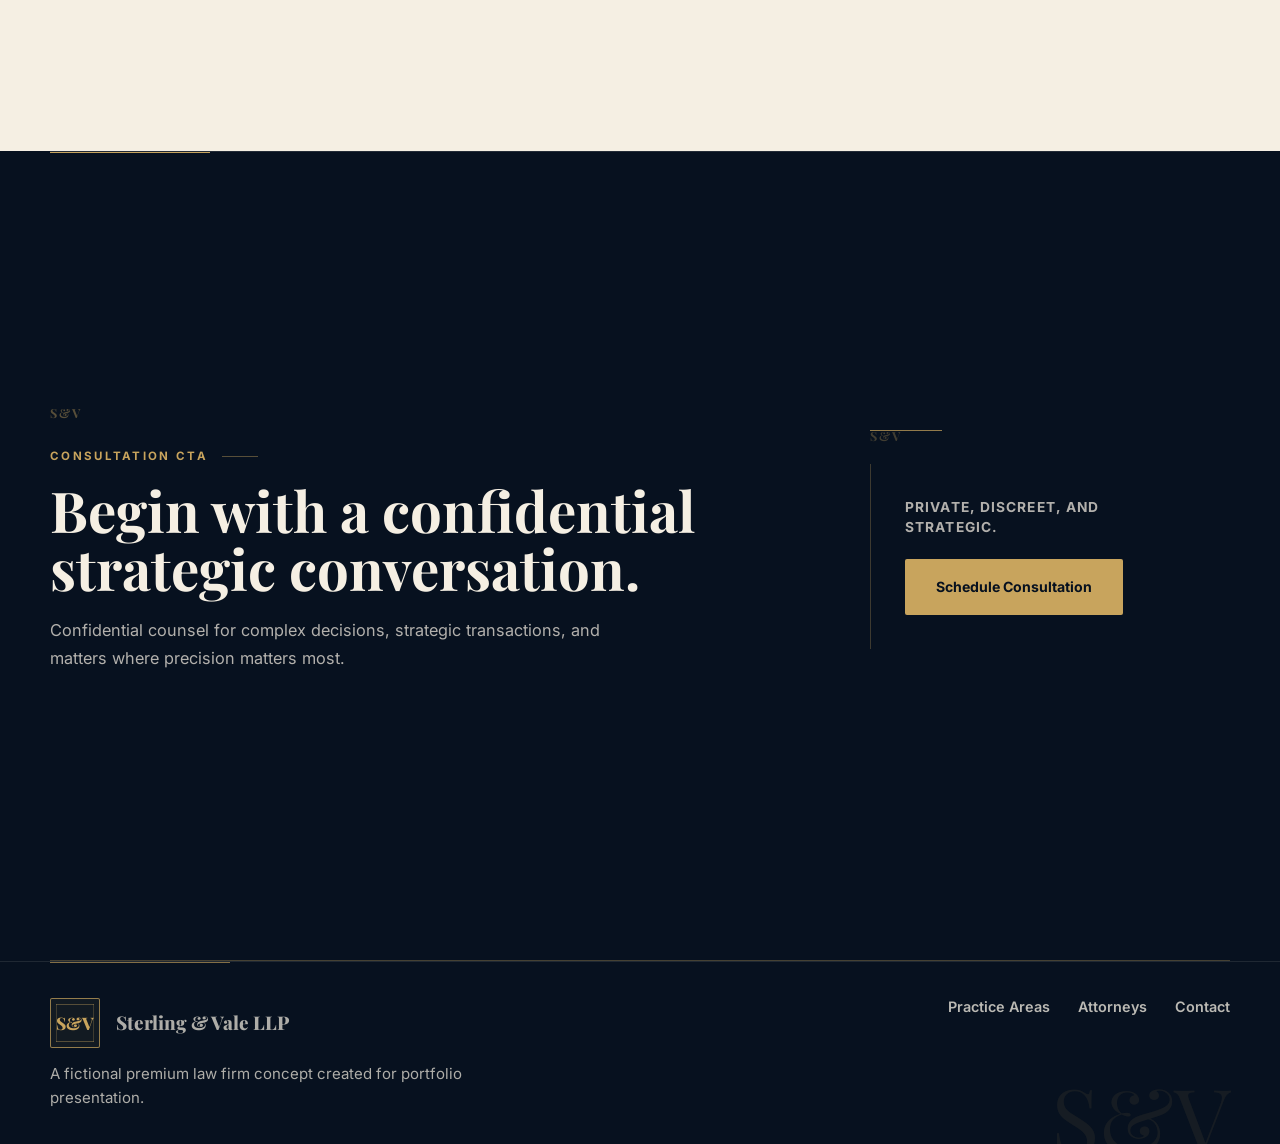
<file: work/law-firm/index.html>
<!DOCTYPE html>
<html lang="en">
  <head>
    <meta charset="UTF-8" />
    <meta name="viewport" content="width=device-width, initial-scale=1.0" />
    <title>Sterling &amp; Vale LLP | Corporate Law Firm Website | NoirWeb Studio</title>
    <meta
      name="description"
      content="Portfolio case study by NoirWeb Studio showcasing a corporate law firm website for Sterling &amp; Vale LLP, focused on editorial design, accessibility, performance, and user experience."
    />
    <link rel="canonical" href="https://noirweb-studio.netlify.app/work/law-firm/" />
    <meta property="og:title" content="Sterling &amp; Vale LLP | Corporate Law Firm Website | NoirWeb Studio" />
    <meta property="og:description" content="Portfolio case study by NoirWeb Studio showcasing a corporate law firm website for Sterling &amp; Vale LLP, focused on editorial design, accessibility, performance, and user experience." />
    <meta property="og:url" content="https://noirweb-studio.netlify.app/work/law-firm/" />
    <meta name="twitter:card" content="summary" />
    <meta name="twitter:title" content="Sterling &amp; Vale LLP | Corporate Law Firm Website | NoirWeb Studio" />
    <meta name="twitter:description" content="Portfolio case study by NoirWeb Studio showcasing a corporate law firm website for Sterling &amp; Vale LLP, focused on editorial design, accessibility, performance, and user experience." />
    <link rel="preconnect" href="https://fonts.googleapis.com" />
    <link rel="preconnect" href="https://fonts.gstatic.com" crossorigin />
    <link
      href="https://fonts.googleapis.com/css2?family=Inter:wght@400;500;600;700&family=Playfair+Display:wght@600;700&display=swap"
      rel="stylesheet"
    />
    <link rel="stylesheet" href="style.css" />
  </head>
  <body>
    <header class="site-header">
      <nav class="navbar" aria-label="Primary navigation">
        <a class="brand" href="#hero" aria-label="Sterling and Vale homepage">
          <span class="brand-mark">S&V</span>
          <span>Sterling & Vale LLP</span>
        </a>

        <button class="nav-toggle" type="button" aria-expanded="false" aria-label="Open menu">
          <span></span>
          <span></span>
          <span></span>
        </button>

        <div class="nav-links">
          <a href="#practice">Practice</a>
          <a href="#about">Firm</a>
          <a href="#attorneys">Attorneys</a>
          <a href="#results">Results</a>
          <a class="nav-cta" href="#consultation">Consultation</a>
        </div>
      </nav>
    </header>

    <main>
      <section class="hero" id="hero">
        <div class="hero-content">
          <p class="eyebrow">PREMIUM CORPORATE COUNSEL</p>
          <h1>Strategic Legal Counsel For Complex Business Matters.</h1>
          <p class="hero-copy">
            Sterling & Vale LLP is a fictional law firm portfolio concept
            designed to showcase premium legal branding, editorial web design,
            and high-trust corporate positioning.
          </p>
          <div class="hero-mobile-image" aria-hidden="true">
            <img src="assets/images/hero-law-firm-1536.webp" srcset="assets/images/hero-law-firm-768.webp 768w, assets/images/hero-law-firm-1280.webp 1280w, assets/images/hero-law-firm-1536.webp 1536w" sizes="100vw" alt="" width="1672" height="941" decoding="async" />
          </div>
          <div class="hero-actions">
            <a class="button button-primary" href="#consultation">Request Consultation</a>
            <a class="button button-secondary" href="#practice">Explore Practice Areas</a>
          </div>
        </div>
      </section>

      <section class="section section-ivory" id="practice">
        <div class="section-heading">
          <p class="eyebrow">Practice Areas</p>
          <h2>Strategic counsel across high-stakes business law.</h2>
        </div>
        <div class="grid three">
          <article class="practice-card">
            <span>01</span>
            <h3>Mergers & Acquisitions</h3>
            <p>Transaction guidance for founders, boards, and private investors.</p>
          </article>
          <article class="practice-card">
            <span>02</span>
            <h3>Corporate Governance</h3>
            <p>Governance frameworks, board advisory, and risk-sensitive policy counsel.</p>
          </article>
          <article class="practice-card">
            <span>03</span>
            <h3>Commercial Litigation</h3>
            <p>Dispute strategy for complex commercial, shareholder, and contract matters.</p>
          </article>
          <article class="practice-card">
            <span>04</span>
            <h3>Private Capital</h3>
            <p>Fund formation, investor negotiations, and portfolio company support.</p>
          </article>
          <article class="practice-card">
            <span>05</span>
            <h3>Real Estate Finance</h3>
            <p>Legal structure for acquisitions, financing, and development partnerships.</p>
          </article>
          <article class="practice-card">
            <span>06</span>
            <h3>Employment Advisory</h3>
            <p>Executive agreements, workplace policy, and sensitive transition planning.</p>
          </article>
        </div>
      </section>

      <section class="section split" id="about">
        <div>
          <p class="eyebrow">About The Firm</p>
          <h2>Quiet authority, disciplined advocacy, and exacting client service.</h2>
        </div>
        <div class="text-column">
          <p>
            Sterling & Vale LLP advises business leaders, investors, and
            institutions through matters requiring clarity, discipline, and sound
            judgment.
          </p>
          <p>
            Our approach combines strategic legal thinking with meticulous
            execution, helping clients navigate complex decisions with confidence
            and discretion.
          </p>
        </div>
      </section>

      <section class="section section-ivory" id="attorneys">
        <div class="section-heading">
          <p class="eyebrow">Attorneys</p>
          <h2>Senior counsel with measured presence.</h2>
        </div>
        <div class="grid three">
          <article class="attorney-card">
            <div class="portrait">
              <img
                src="assets/images/attorney-jonathan-sterling-1122.webp"
                srcset="assets/images/attorney-jonathan-sterling-768.webp 768w, assets/images/attorney-jonathan-sterling-1122.webp 1122w"
                sizes="(max-width: 768px) 100vw, 33vw"
                alt="Portrait of Jonathan Sterling"
                width="1122"
                height="1402"
                loading="lazy"
                decoding="async"
              />
            </div>
            <h3>Jonathan Sterling</h3>
            <p>Managing Partner — Corporate Strategy</p>
          </article>
          <article class="attorney-card">
            <div class="portrait">
              <img
                src="assets/images/attorney-elizabeth-vale-1122.webp"
                srcset="assets/images/attorney-elizabeth-vale-768.webp 768w, assets/images/attorney-elizabeth-vale-1122.webp 1122w"
                sizes="(max-width: 768px) 100vw, 33vw"
                alt="Portrait of Elizabeth Vale"
                width="1122"
                height="1402"
                loading="lazy"
                decoding="async"
              />
            </div>
            <h3>Elizabeth Vale</h3>
            <p>Senior Litigation Partner — Business Litigation</p>
          </article>
          <article class="attorney-card">
            <div class="portrait">
              <img
                src="assets/images/attorney-michael-carter-1122.webp"
                srcset="assets/images/attorney-michael-carter-768.webp 768w, assets/images/attorney-michael-carter-1122.webp 1122w"
                sizes="(max-width: 768px) 100vw, 33vw"
                alt="Portrait of Michael Carter"
                width="1122"
                height="1402"
                loading="lazy"
                decoding="async"
              />
            </div>
            <h3>Michael Carter</h3>
            <p>Partner — Private Client Advisory</p>
          </article>
        </div>
      </section>

      <section class="section results" id="results">
        <div class="section-heading">
          <p class="eyebrow">Proven Results</p>
          <h2>Built around outcomes, discretion, and durable advantage.</h2>
        </div>
        <div class="stats">
          <div>
            <strong>$4.8B</strong>
            <span>Transaction value advised</span>
          </div>
          <div>
            <strong>96%</strong>
            <span>Successful dispute outcomes</span>
          </div>
          <div>
            <strong>28</strong>
            <span>Industries represented</span>
          </div>
        </div>
      </section>

      <section class="section section-ivory" id="testimonials">
        <div class="section-heading">
          <p class="eyebrow">Client Testimonials</p>
          <h2>Trusted when the margin for error is narrow.</h2>
        </div>
        <div class="testimonial-row">
          <blockquote>
            "Their counsel gave our board clarity at the exact moment we needed
            disciplined direction."
            <cite>Elena Brooks, CEO</cite>
          </blockquote>
          <blockquote>
            "Sterling & Vale brought calm, precision, and commercial intelligence
            to a complex negotiation."
            <cite>Marcus Reed, Managing Director</cite>
          </blockquote>
        </div>
      </section>

      <section class="consultation" id="consultation">
        <div>
          <p class="eyebrow">Consultation CTA</p>
          <h2>Begin with a confidential strategic conversation.</h2>
          <p class="consultation-copy">
            Confidential counsel for complex decisions, strategic transactions,
            and matters where precision matters most.
          </p>
        </div>
        <div class="consultation-action">
          <p>Private, discreet, and strategic.</p>
          <a class="button button-primary" href="mailto:hello@sterlingvale.example">
            Schedule Consultation
          </a>
        </div>
      </section>
    </main>

    <footer class="footer">
      <div>
        <a class="brand" href="#hero">
          <span class="brand-mark">S&V</span>
          <span>Sterling & Vale LLP</span>
        </a>
        <p>A fictional premium law firm concept created for portfolio presentation.</p>
      </div>
      <div class="footer-links">
        <a href="#practice">Practice Areas</a>
        <a href="#attorneys">Attorneys</a>
        <a href="#consultation">Contact</a>
      </div>
    </footer>

    <script src="script.js"></script>
  </body>
</html>
</file>
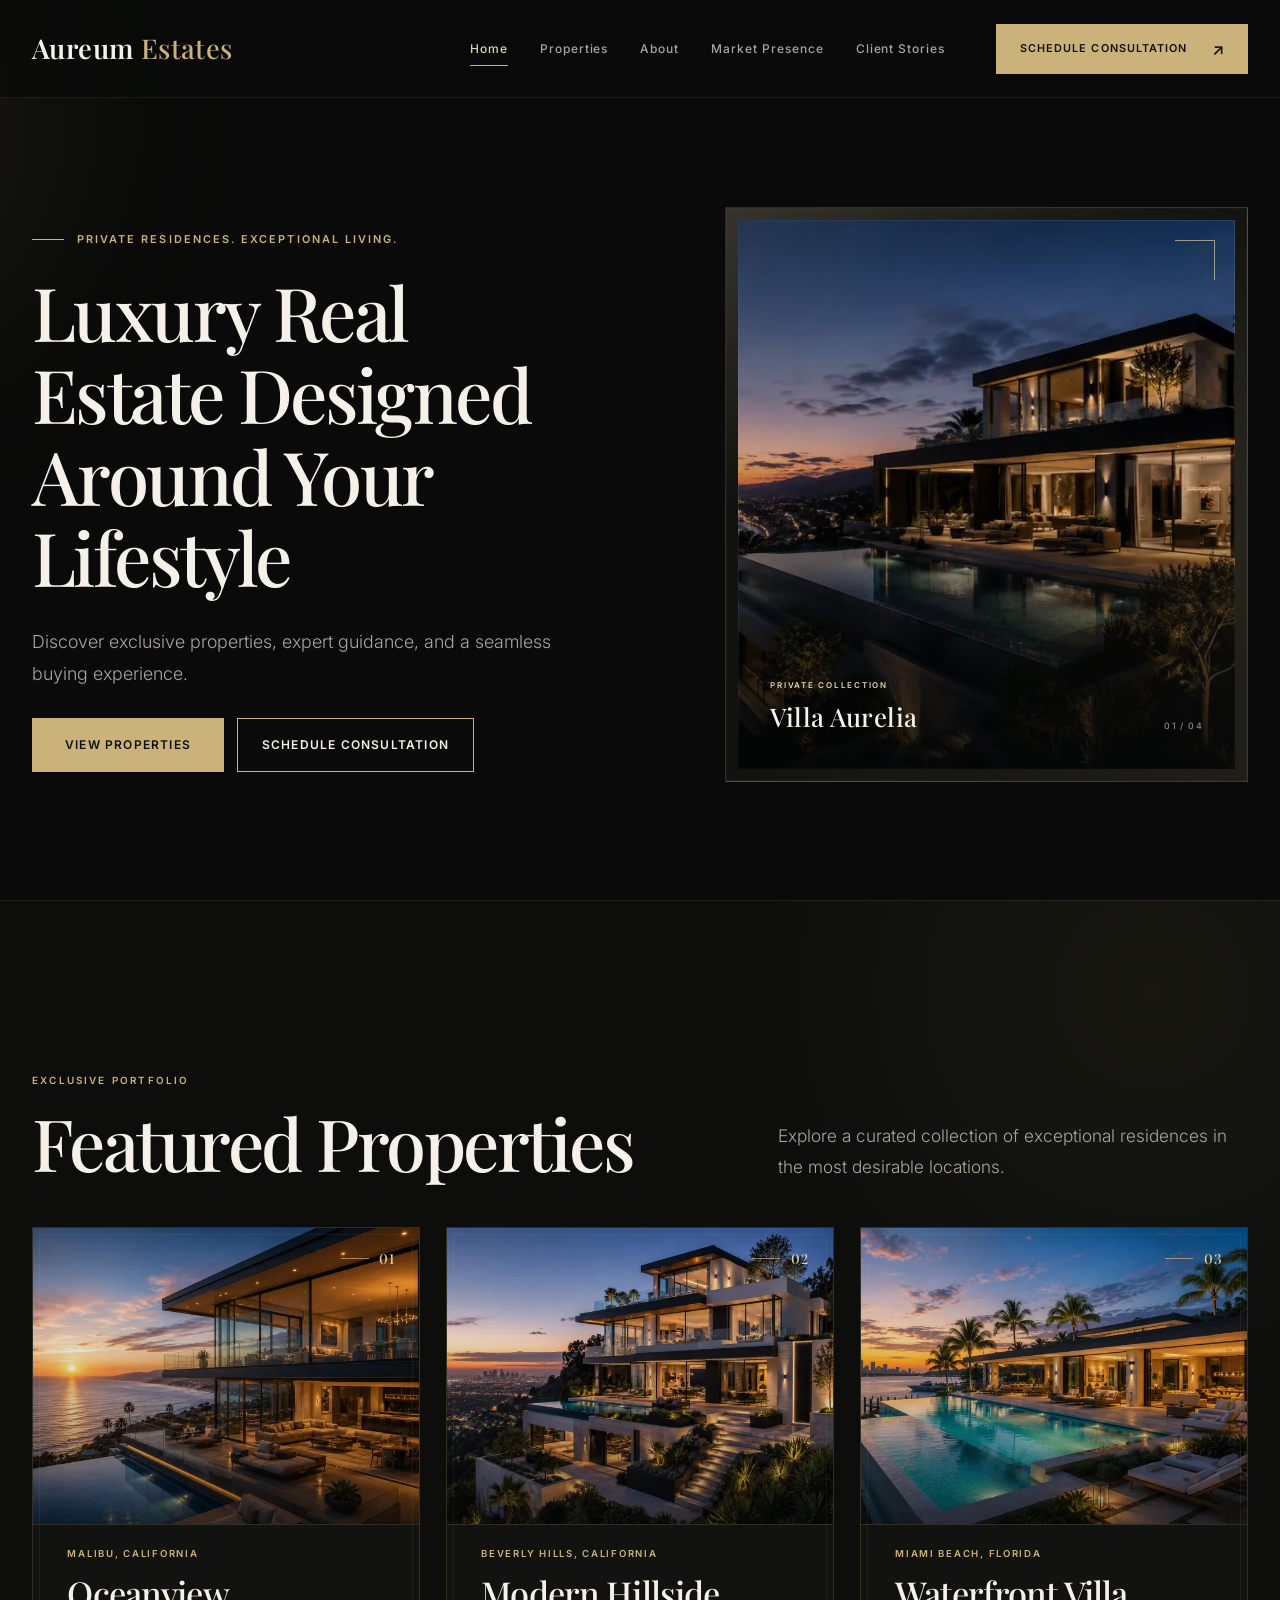
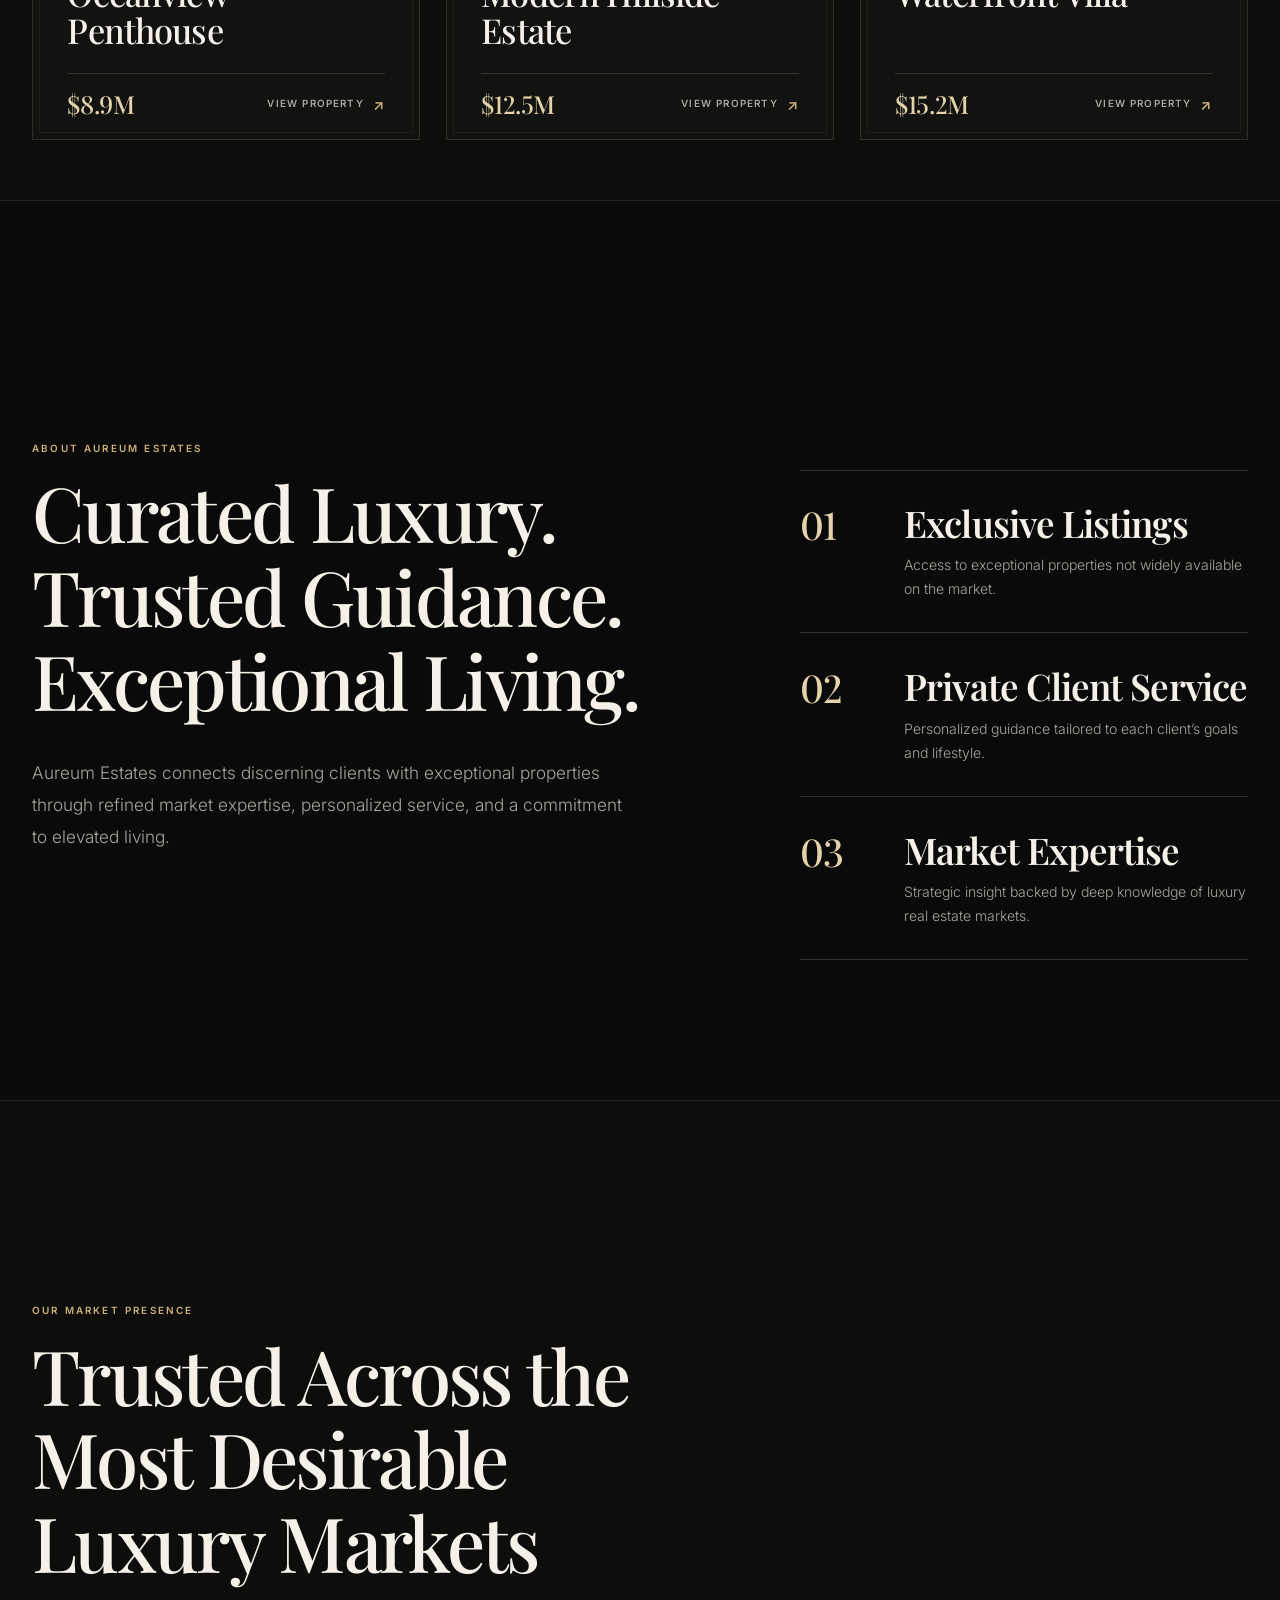
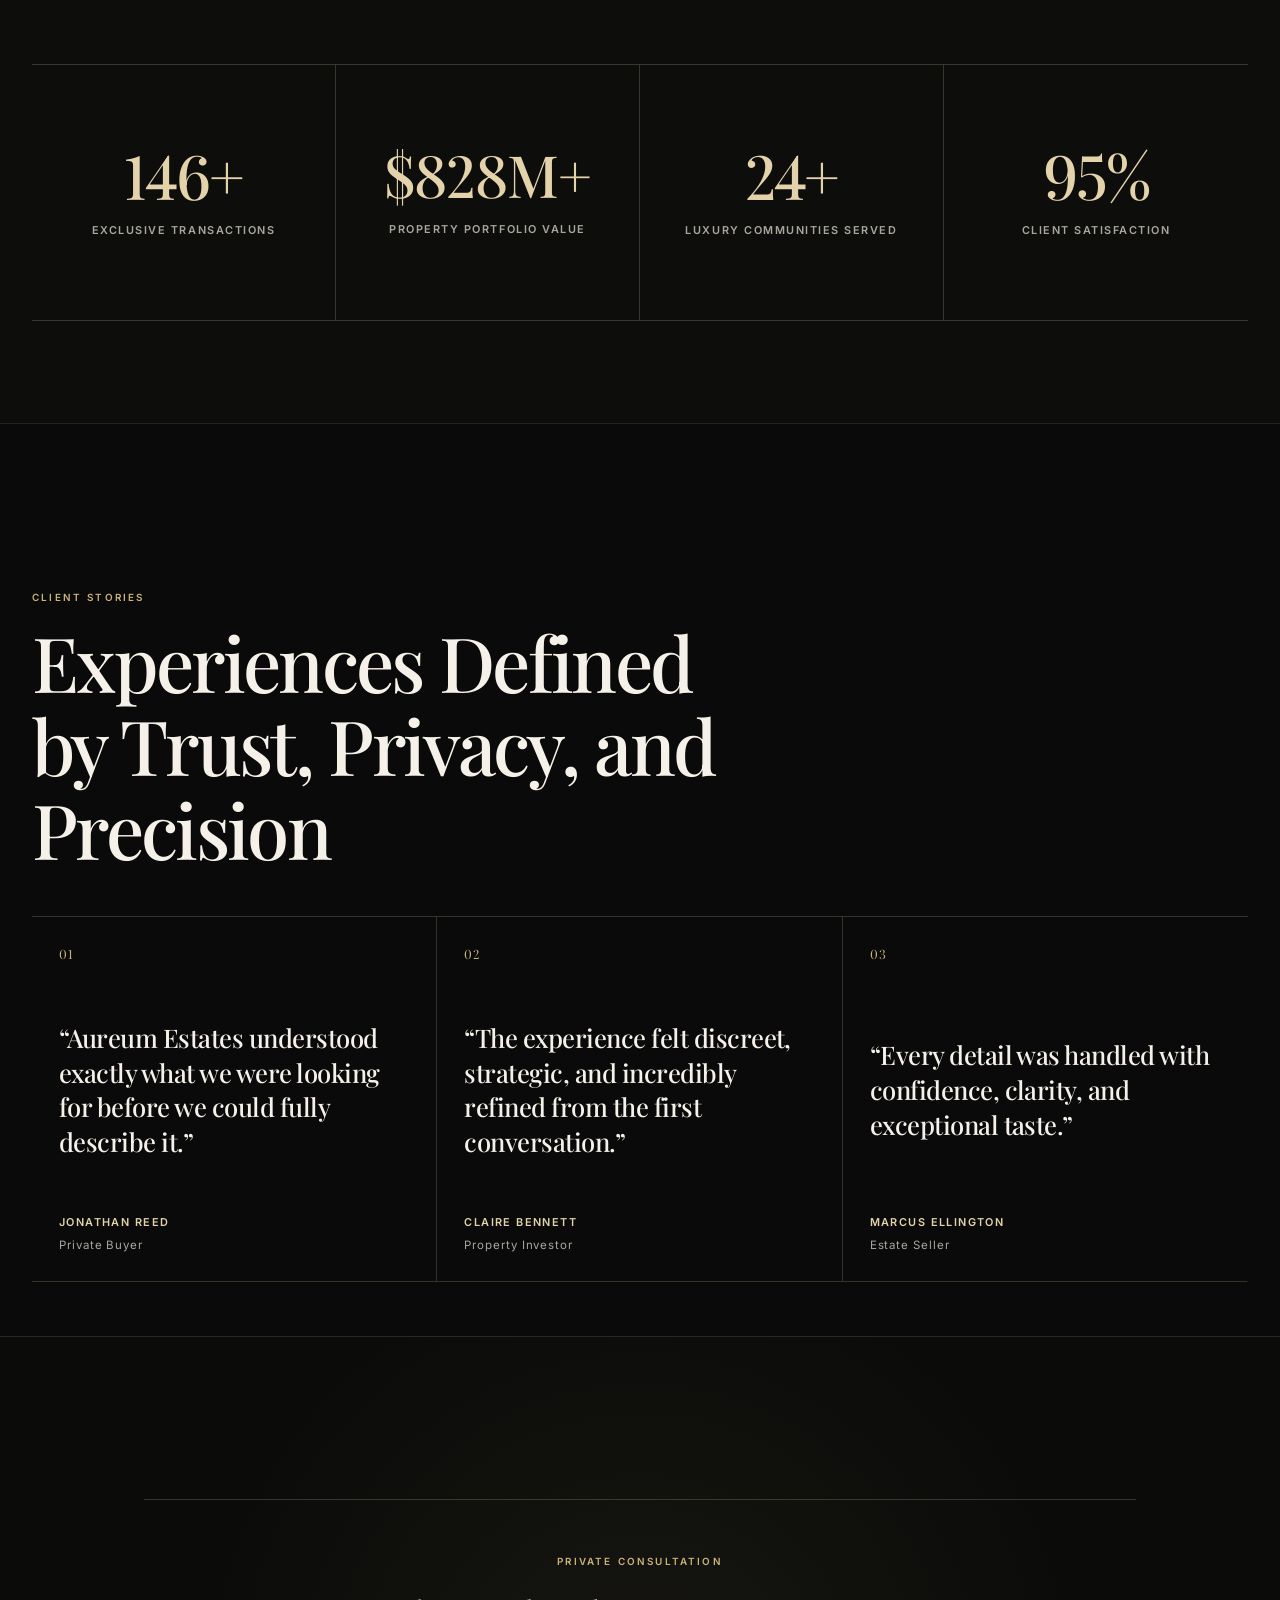
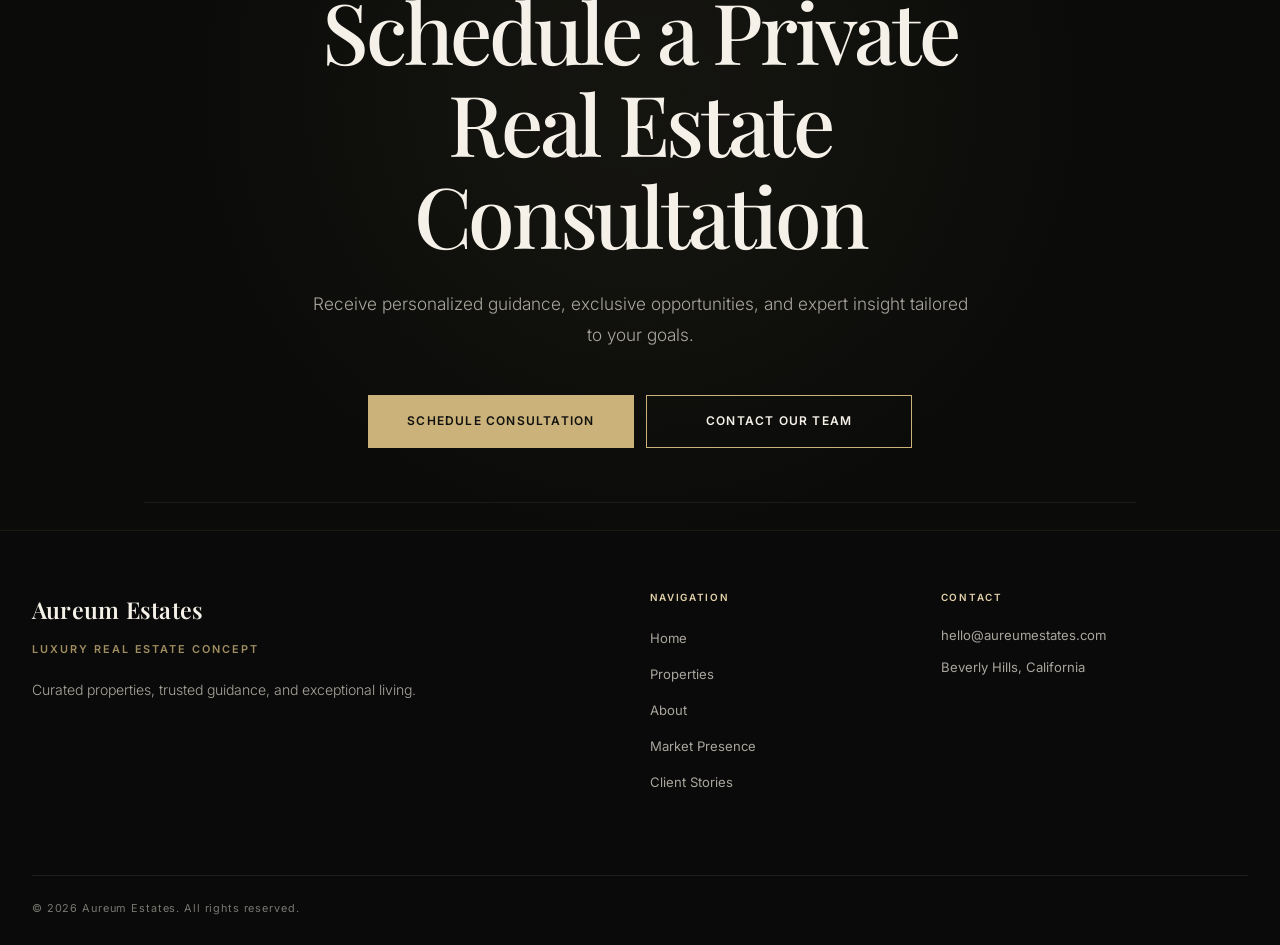
<file: work/luxury-real-estate/index.html>
<!DOCTYPE html>
<html lang="en">
  <head>
    <meta charset="UTF-8">
    <meta name="viewport" content="width=device-width, initial-scale=1.0">
    <meta
      name="description"
      content="Portfolio case study by NoirWeb Studio showcasing a luxury real estate website for Aureum Estates, focused on editorial design, accessibility, performance, and user experience."
    >
    <meta name="theme-color" content="#0b0b0b">

    <title>Aureum Estates | Luxury Real Estate Website | NoirWeb Studio</title>
    <link rel="canonical" href="https://noirweb-studio.netlify.app/work/luxury-real-estate/">
    <meta property="og:title" content="Aureum Estates | Luxury Real Estate Website | NoirWeb Studio">
    <meta property="og:description" content="Portfolio case study by NoirWeb Studio showcasing a luxury real estate website for Aureum Estates, focused on editorial design, accessibility, performance, and user experience.">
    <meta property="og:url" content="https://noirweb-studio.netlify.app/work/luxury-real-estate/">
    <meta name="twitter:card" content="summary">
    <meta name="twitter:title" content="Aureum Estates | Luxury Real Estate Website | NoirWeb Studio">
    <meta name="twitter:description" content="Portfolio case study by NoirWeb Studio showcasing a luxury real estate website for Aureum Estates, focused on editorial design, accessibility, performance, and user experience.">

    <link rel="preconnect" href="https://fonts.googleapis.com">
    <link rel="preconnect" href="https://fonts.gstatic.com" crossorigin>
    <link
      href="https://fonts.googleapis.com/css2?family=Inter:wght@300;400;500;600&family=Playfair+Display:wght@500;600;700&display=swap"
      rel="stylesheet"
    >
    <link rel="stylesheet" href="style.css">
  </head>

  <body>
    <div class="site-wrapper">
      <header class="site-header">
        <div class="container navbar">
          <a
            class="brand"
            href="#home"
            aria-label="Aureum Estates, inicio"
            data-reveal="header"
          >
            Aureum <span>Estates</span>
          </a>

          <div class="nav-menu" data-reveal="header">
            <button
              class="nav-toggle"
              type="button"
              aria-label="Abrir menu de navegacion"
              aria-controls="primary-navigation"
              aria-expanded="false"
            >
              <span></span>
              <span></span>
            </button>

            <nav
              class="nav-panel"
              id="primary-navigation"
              aria-label="Navegacion principal"
            >
              <p class="nav-panel__label">Menu</p>

              <ul class="nav-links">
                <li>
                  <a href="#home" aria-current="page">
                    <span>01</span>Home
                  </a>
                </li>
                <li>
                  <a href="#properties"><span>02</span>Properties</a>
                </li>
                <li>
                  <a href="#about"><span>03</span>About</a>
                </li>
                <li>
                  <a href="#market">
                    <span>04</span>Market Presence
                  </a>
                </li>
                <li>
                  <a href="#stories"><span>05</span>Client Stories</a>
                </li>
              </ul>

              <a
                class="button button--small nav-cta"
                href="#consultation"
              >
                <span>Schedule Consultation</span>
                <span class="button__arrow" aria-hidden="true">&nearr;</span>
              </a>
            </nav>
          </div>
        </div>
      </header>

      <main id="main-content">
        <section class="hero" id="home">
          <div class="container hero__layout">
            <div class="hero__content">
              <p class="eyebrow" data-reveal="hero">
                Private residences. Exceptional living.
              </p>

              <h1 data-reveal="hero">
                Luxury Real Estate Designed Around Your Lifestyle
              </h1>

              <p class="hero__description" data-reveal="hero">
                Discover exclusive properties, expert guidance, and a seamless
                buying experience.
              </p>

              <div class="hero__actions" data-reveal="hero">
                <a class="button" href="#properties">View Properties</a>
                <a class="button button--ghost" href="#consultation">
                  Schedule Consultation
                </a>
              </div>
            </div>

            <div
              class="hero__visual"
              data-reveal="visual"
            >
              <div class="hero__visual-frame">
                <div class="residence-scene">
                  <img
                    src="assets/properties/villa-aurelia-1280.webp"
                    srcset="
                      assets/properties/villa-aurelia-768.webp 768w,
                      assets/properties/villa-aurelia-1280.webp 1280w
                    "
                    sizes="(max-width: 768px) 100vw, 50vw"
                    alt="Villa Aurelia, residencia moderna de lujo con vistas panoramicas"
                    width="1402"
                    height="1122"
                  >
                </div>

                <div class="residence-meta">
                  <div>
                    <span class="residence-meta__eyebrow">
                      Private Collection
                    </span>
                    <strong>Villa Aurelia</strong>
                  </div>
                  <span class="residence-meta__index">01 / 04</span>
                </div>
              </div>
            </div>
          </div>
        </section>

        <section class="featured-properties">
          <span
            class="section-anchor"
            id="properties"
            aria-hidden="true"
          ></span>
          <div class="container">
            <header class="featured-properties__header">
              <div>
                <p class="section-label">Exclusive Portfolio</p>
                <h2>Featured Properties</h2>
              </div>

              <p class="featured-properties__intro">
                Explore a curated collection of exceptional residences in the
                most desirable locations.
              </p>
            </header>

            <div class="properties-grid">
              <article class="property-card" id="property-oceanview">
                <div
                  class="property-card__visual property-card__visual--ocean"
                >
                  <img
                    src="assets/properties/malibu-penthouse-1280.webp"
                    srcset="
                      assets/properties/malibu-penthouse-768.webp 768w,
                      assets/properties/malibu-penthouse-1280.webp 1280w
                    "
                    sizes="(max-width: 768px) 100vw, 33vw"
                    alt="Oceanview Penthouse en Malibu, California"
                    width="1536"
                    height="1024"
                    loading="lazy"
                  >
                  <span class="property-card__number">01</span>
                </div>

                <div class="property-card__content">
                  <p class="property-card__location">Malibu, California</p>
                  <h3>Oceanview Penthouse</h3>

                  <div class="property-card__footer">
                    <strong class="property-card__price">$8.9M</strong>
                    <a class="property-card__link" href="#property-oceanview">
                      View Property <span aria-hidden="true">&nearr;</span>
                    </a>
                  </div>
                </div>
              </article>

              <article class="property-card" id="property-hillside">
                <div
                  class="property-card__visual property-card__visual--hillside"
                >
                  <img
                    src="assets/properties/beverly-hills-estate-1280.webp"
                    srcset="
                      assets/properties/beverly-hills-estate-768.webp 768w,
                      assets/properties/beverly-hills-estate-1280.webp 1280w
                    "
                    sizes="(max-width: 768px) 100vw, 33vw"
                    alt="Modern Hillside Estate en Beverly Hills, California"
                    width="1536"
                    height="1024"
                    loading="lazy"
                  >
                  <span class="property-card__number">02</span>
                </div>

                <div class="property-card__content">
                  <p class="property-card__location">
                    Beverly Hills, California
                  </p>
                  <h3>Modern Hillside Estate</h3>

                  <div class="property-card__footer">
                    <strong class="property-card__price">$12.5M</strong>
                    <a class="property-card__link" href="#property-hillside">
                      View Property <span aria-hidden="true">&nearr;</span>
                    </a>
                  </div>
                </div>
              </article>

              <article class="property-card" id="property-waterfront">
                <div
                  class="property-card__visual property-card__visual--waterfront"
                >
                  <img
                    src="assets/properties/waterfront-villa-1280.webp"
                    srcset="
                      assets/properties/waterfront-villa-768.webp 768w,
                      assets/properties/waterfront-villa-1280.webp 1280w
                    "
                    sizes="(max-width: 768px) 100vw, 33vw"
                    alt="Waterfront Villa en Miami Beach, Florida"
                    width="1536"
                    height="1024"
                    loading="lazy"
                  >
                  <span class="property-card__number">03</span>
                </div>

                <div class="property-card__content">
                  <p class="property-card__location">Miami Beach, Florida</p>
                  <h3>Waterfront Villa</h3>

                  <div class="property-card__footer">
                    <strong class="property-card__price">$15.2M</strong>
                    <a class="property-card__link" href="#property-waterfront">
                      View Property <span aria-hidden="true">&nearr;</span>
                    </a>
                  </div>
                </div>
              </article>
            </div>
          </div>
        </section>

        <section class="about-estates">
          <span class="section-anchor" id="about" aria-hidden="true"></span>
          <div class="container about-estates__layout">
            <div class="about-estates__intro">
              <p class="section-label">About Aureum Estates</p>
              <h2>Curated Luxury. Trusted Guidance. Exceptional Living.</h2>

              <p class="about-estates__copy">
                Aureum Estates connects discerning clients with exceptional
                properties through refined market expertise, personalized
                service, and a commitment to elevated living.
              </p>
            </div>

            <ol class="about-estates__values">
              <li>
                <div class="about-estates__value-row">
                  <span>01</span>
                  <div class="about-estates__value-content">
                    <strong>Exclusive Listings</strong>
                    <p>
                      Access to exceptional properties not widely available on
                      the market.
                    </p>
                  </div>
                </div>
              </li>
              <li>
                <div class="about-estates__value-row">
                  <span>02</span>
                  <div class="about-estates__value-content">
                    <strong>Private Client Service</strong>
                    <p>
                      Personalized guidance tailored to each client&rsquo;s goals and
                      lifestyle.
                    </p>
                  </div>
                </div>
              </li>
              <li>
                <div class="about-estates__value-row">
                  <span>03</span>
                  <div class="about-estates__value-content">
                    <strong>Market Expertise</strong>
                    <p>
                      Strategic insight backed by deep knowledge of luxury real
                      estate markets.
                    </p>
                  </div>
                </div>
              </li>
            </ol>
          </div>
        </section>

        <section
          class="market-presence"
          aria-labelledby="market-presence-title"
        >
          <span class="section-anchor" id="market" aria-hidden="true"></span>
          <div class="container">
            <header class="market-presence__header">
              <p class="section-label">Our Market Presence</p>
              <h2 id="market-presence-title">
                Trusted Across the Most Desirable Luxury Markets
              </h2>
            </header>

            <dl class="market-presence__grid">
              <div class="market-stat">
                <dt data-count="150" data-suffix="+">150+</dt>
                <dd>Exclusive Transactions</dd>
              </div>
              <div class="market-stat">
                <dt data-count="850" data-prefix="$" data-suffix="M+">
                  $850M+
                </dt>
                <dd>Property Portfolio Value</dd>
              </div>
              <div class="market-stat">
                <dt data-count="25" data-suffix="+">25+</dt>
                <dd>Luxury Communities Served</dd>
              </div>
              <div class="market-stat">
                <dt data-count="98" data-suffix="%">98%</dt>
                <dd>Client Satisfaction</dd>
              </div>
            </dl>
          </div>
        </section>

        <section
          class="client-stories"
          aria-labelledby="client-stories-title"
        >
          <span class="section-anchor" id="stories" aria-hidden="true"></span>

          <div class="container">
            <header class="client-stories__header">
              <p class="section-label">Client Stories</p>
              <h2 id="client-stories-title">
                Experiences Defined by Trust, Privacy, and Precision
              </h2>
            </header>

            <div class="client-stories__grid">
              <article class="testimonial-card">
                <span class="testimonial-card__number">01</span>
                <blockquote>
                  &ldquo;Aureum Estates understood exactly what we were looking for
                  before we could fully describe it.&rdquo;
                </blockquote>
                <p>
                  <strong>Jonathan Reed</strong>
                  <span>Private Buyer</span>
                </p>
              </article>

              <article class="testimonial-card">
                <span class="testimonial-card__number">02</span>
                <blockquote>
                  &ldquo;The experience felt discreet, strategic, and incredibly
                  refined from the first conversation.&rdquo;
                </blockquote>
                <p>
                  <strong>Claire Bennett</strong>
                  <span>Property Investor</span>
                </p>
              </article>

              <article class="testimonial-card">
                <span class="testimonial-card__number">03</span>
                <blockquote>
                  &ldquo;Every detail was handled with confidence, clarity, and
                  exceptional taste.&rdquo;
                </blockquote>
                <p>
                  <strong>Marcus Ellington</strong>
                  <span>Estate Seller</span>
                </p>
              </article>
            </div>
          </div>
        </section>

        <section
          class="private-consultation"
          aria-labelledby="consultation-title"
        >
          <span
            class="section-anchor"
            id="consultation"
            aria-hidden="true"
          ></span>

          <div class="container private-consultation__inner">
            <p class="section-label">Private Consultation</p>
            <h2 id="consultation-title">
              Schedule a Private Real Estate Consultation
            </h2>
            <p class="private-consultation__copy">
              Receive personalized guidance, exclusive opportunities, and
              expert insight tailored to your goals.
            </p>

            <div class="private-consultation__actions">
              <a class="button" href="mailto:concierge@aureumestates.com">
                Schedule Consultation
              </a>
              <a
                class="button button--ghost"
                href="mailto:concierge@aureumestates.com"
              >
                Contact Our Team
              </a>
            </div>
          </div>
        </section>
      </main>

      <footer class="site-footer">
        <div class="container">
          <div class="site-footer__grid">
            <div class="site-footer__brand">
              <a href="#home">Aureum Estates</a>
              <p class="site-footer__subtitle">Luxury Real Estate Concept</p>
              <p class="site-footer__copy">
                Curated properties, trusted guidance, and exceptional living.
              </p>
            </div>

            <nav class="site-footer__column" aria-label="Navegacion del pie">
              <h2>Navigation</h2>
              <ul>
                <li><a href="#home">Home</a></li>
                <li><a href="#properties">Properties</a></li>
                <li><a href="#about">About</a></li>
                <li><a href="#market">Market Presence</a></li>
                <li><a href="#stories">Client Stories</a></li>
              </ul>
            </nav>

            <div class="site-footer__column">
              <h2>Contact</h2>
              <address>
                <a href="mailto:hello@aureumestates.com">
                  hello@aureumestates.com
                </a>
                <span>Beverly Hills, California</span>
              </address>
            </div>
          </div>

          <div class="site-footer__bottom">
            <p>&copy; 2026 Aureum Estates. All rights reserved.</p>
          </div>
        </div>
      </footer>
    </div>

    <script src="script.js" defer></script>
  </body>
</html>
</file>
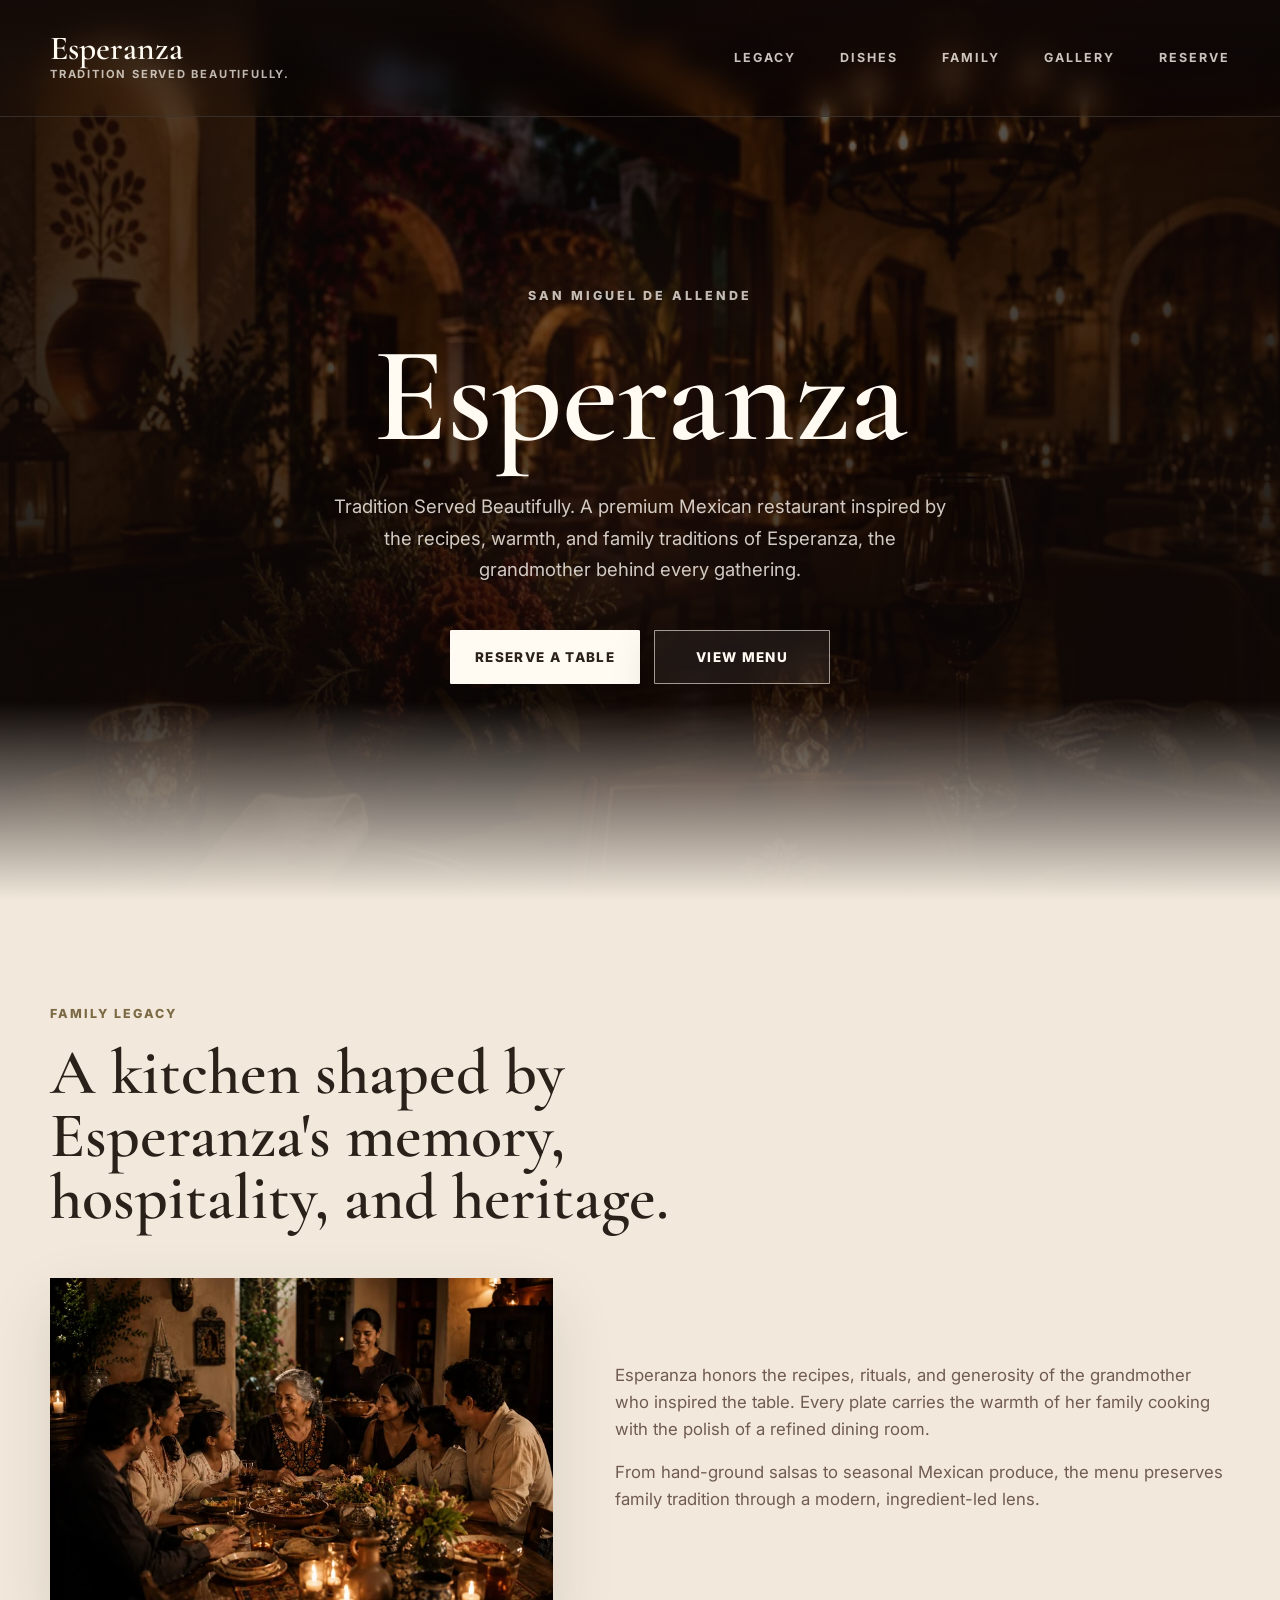
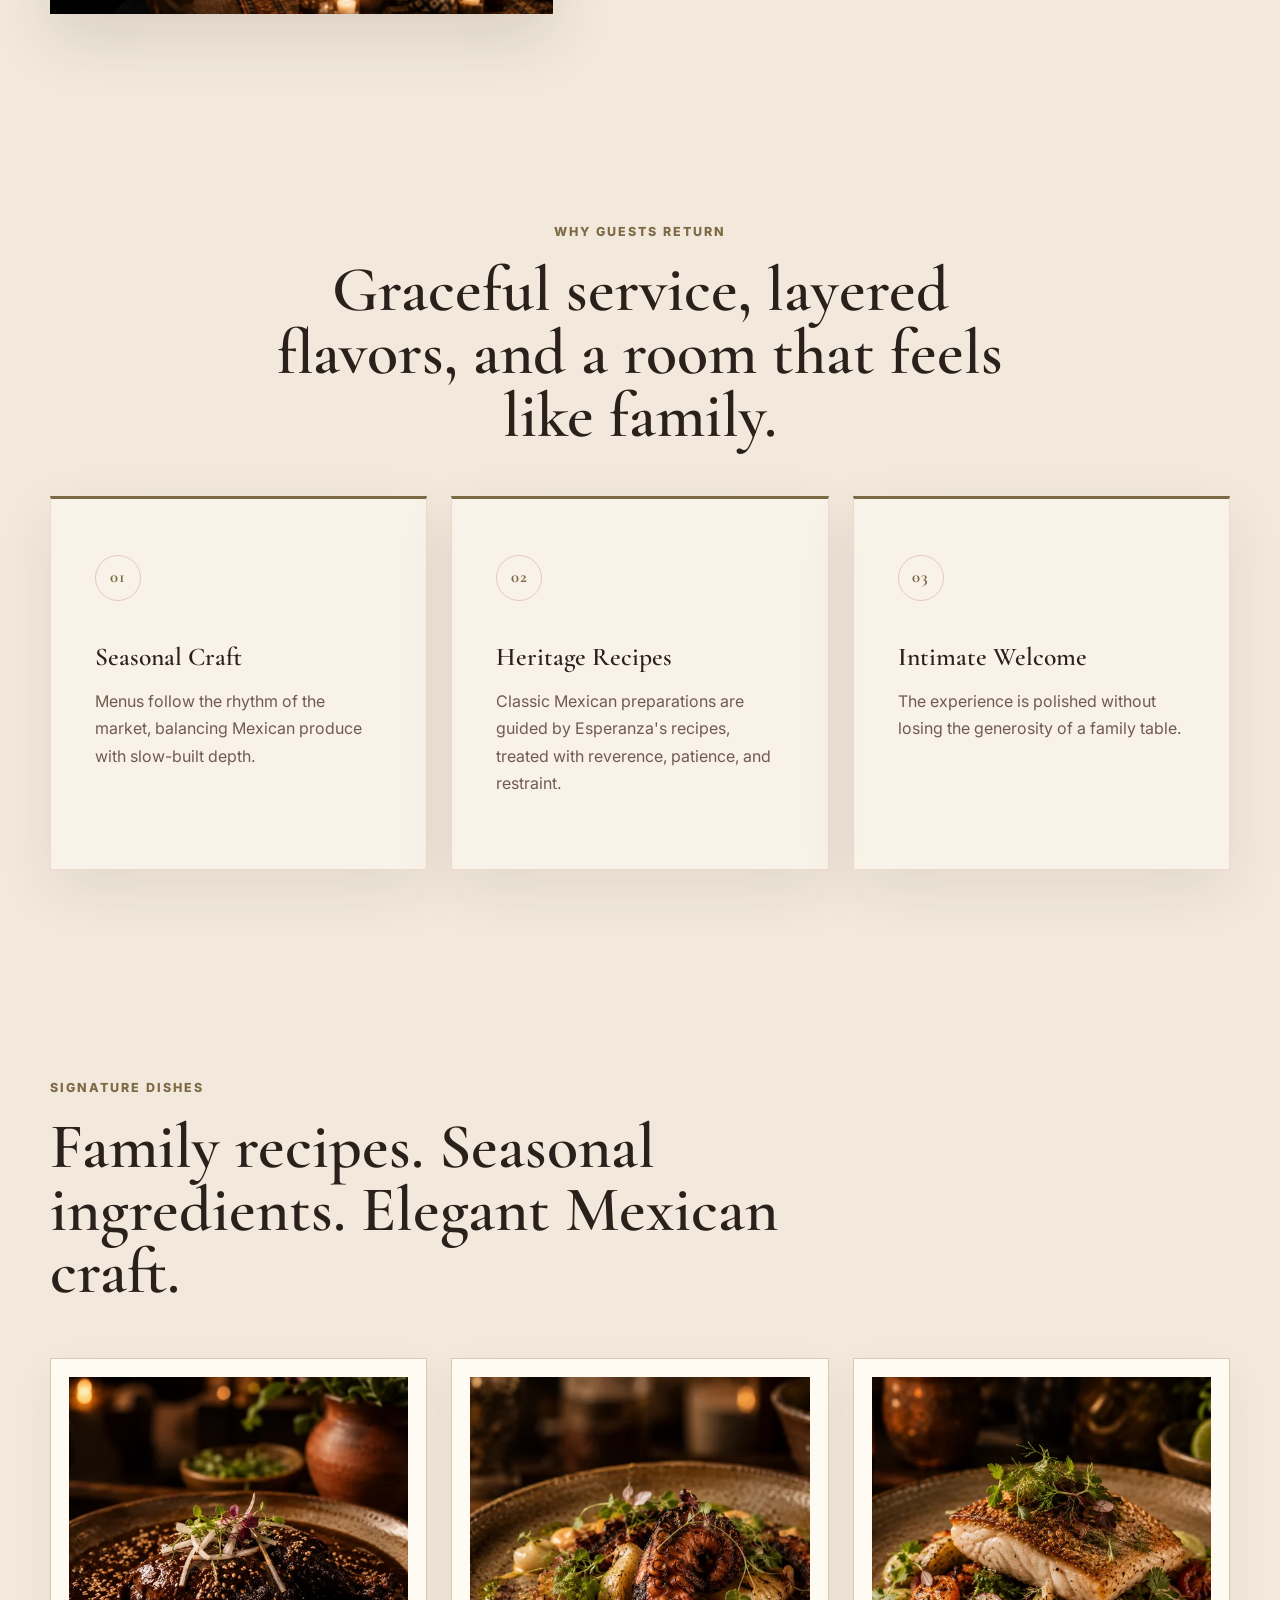
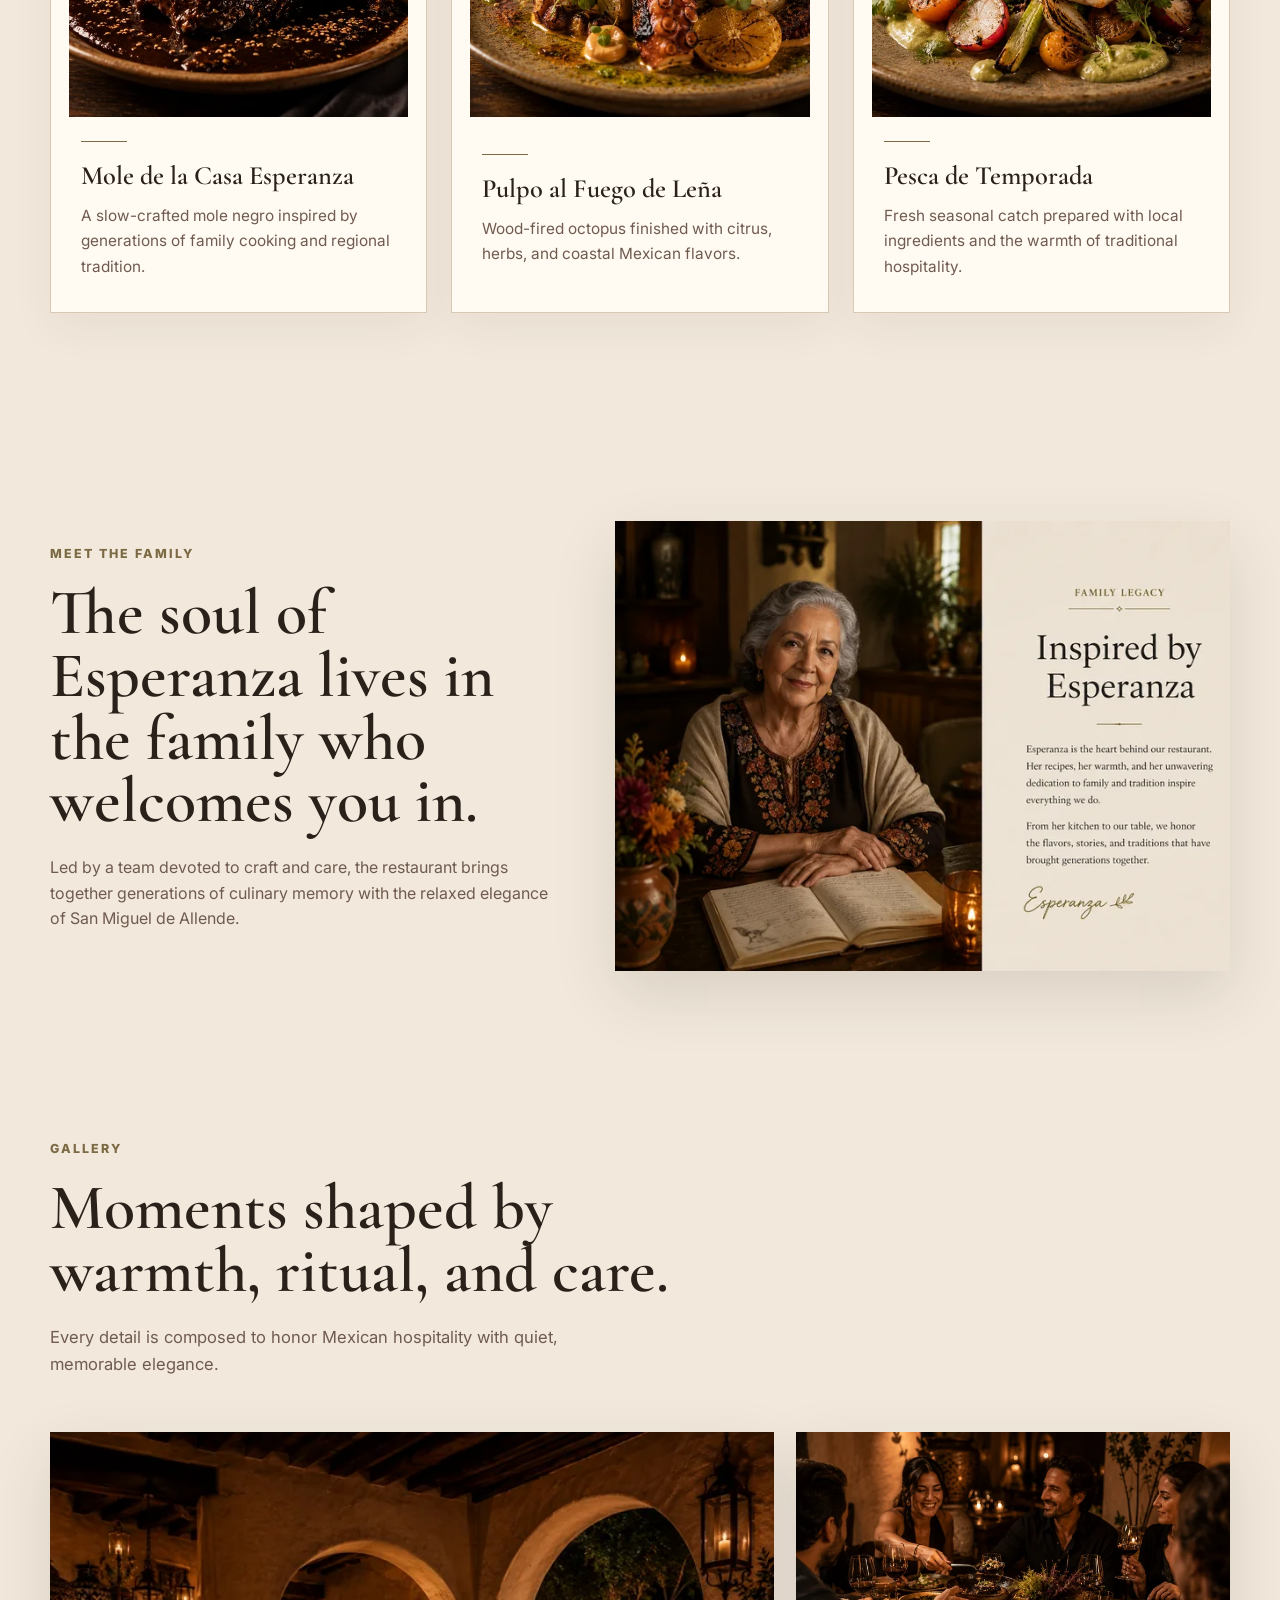
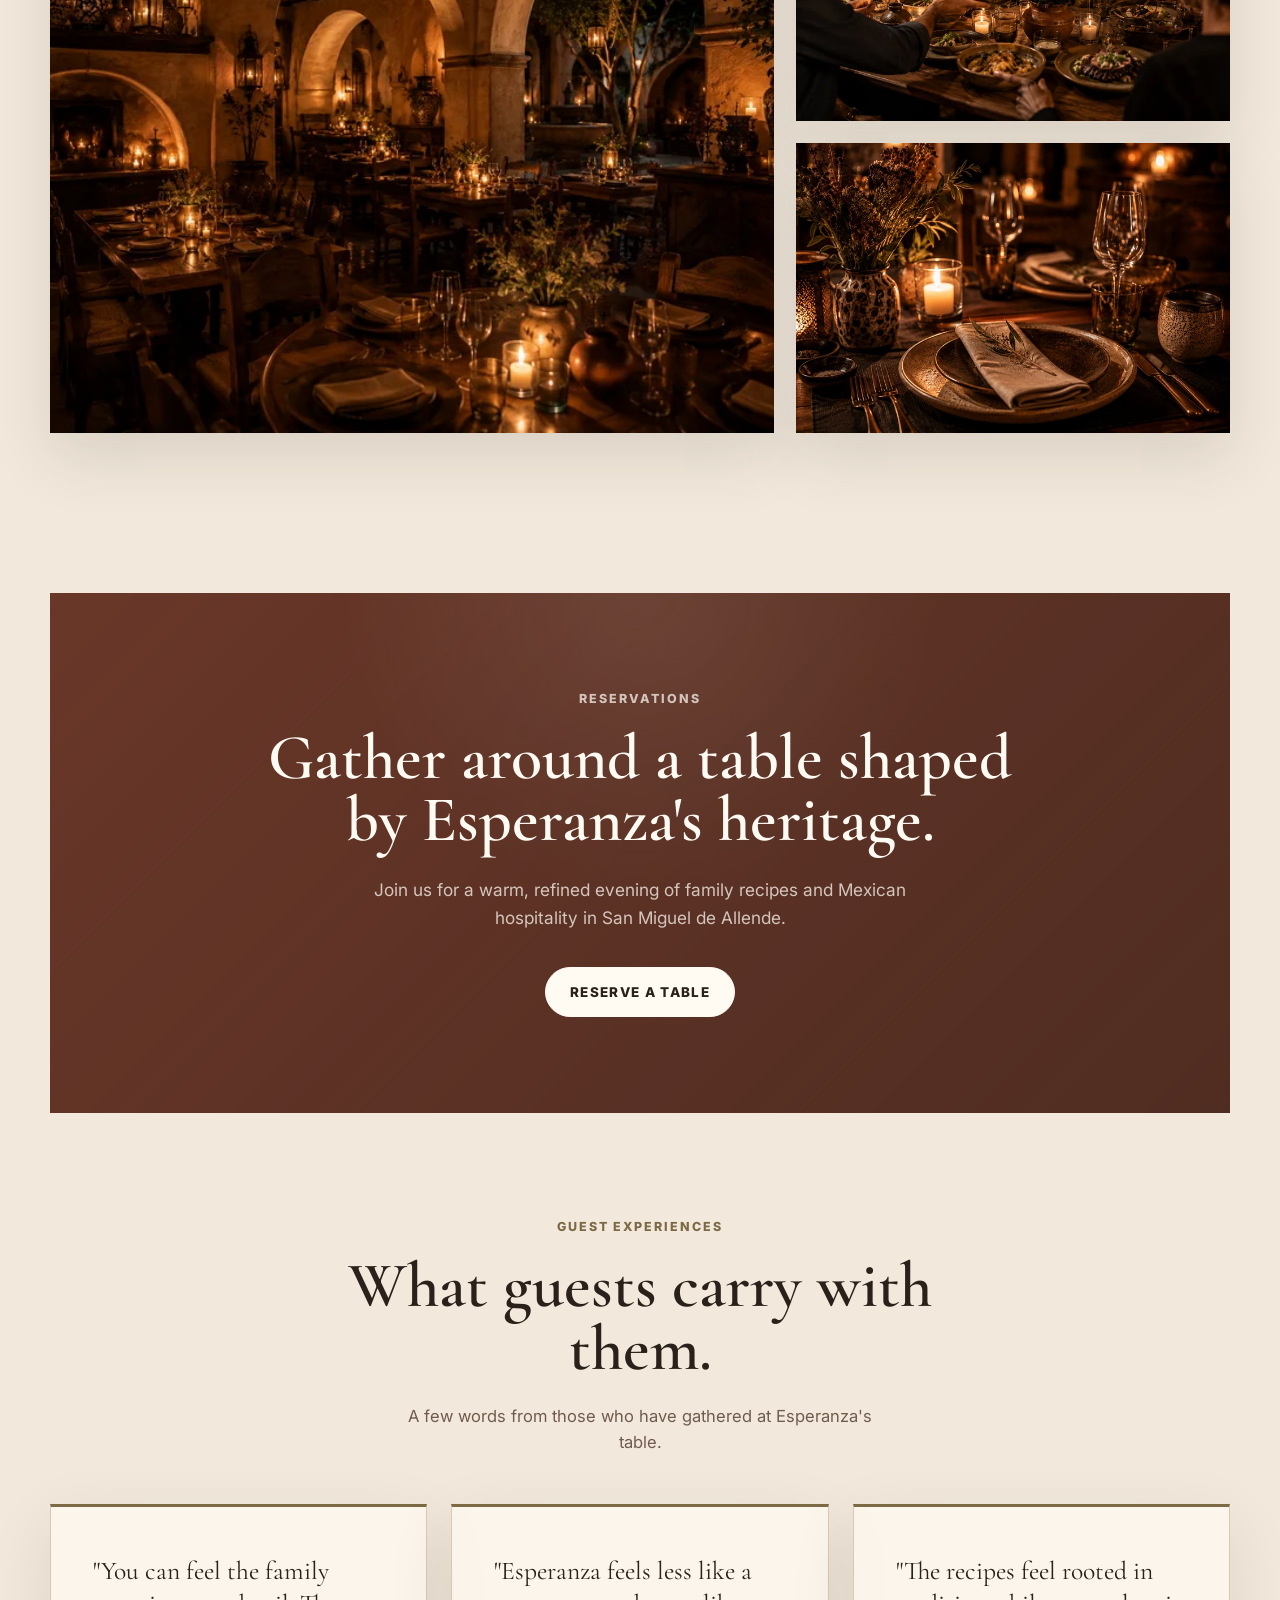
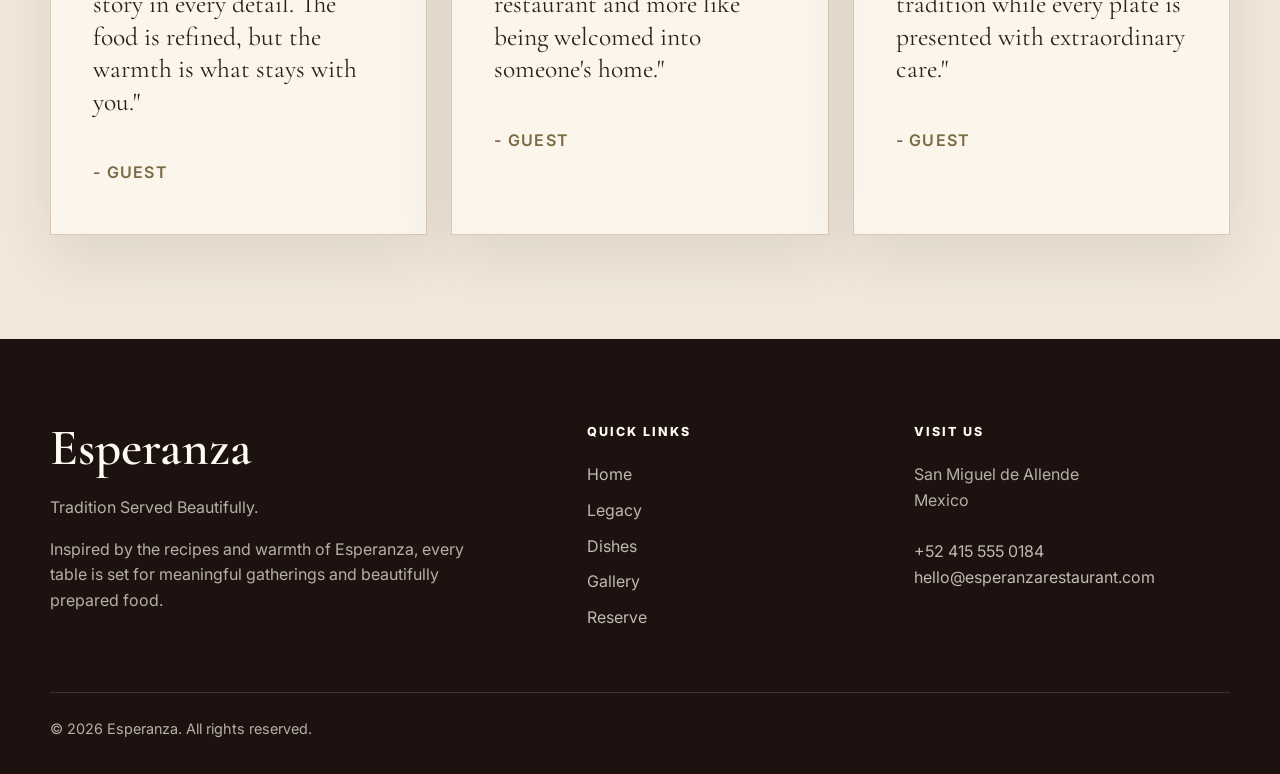
<file: work/restaurant-premium/index.html>
<!DOCTYPE html>
<html lang="en">
<head>
  <meta charset="UTF-8">
  <meta name="viewport" content="width=device-width, initial-scale=1.0">
  <title>Esperanza | Premium Restaurant Website | NoirWeb Studio</title>
  <meta name="description" content="Portfolio case study by NoirWeb Studio showcasing a premium restaurant website for Esperanza, focused on editorial design, accessibility, performance, and user experience.">
  <link rel="canonical" href="https://noirweb-studio.netlify.app/work/restaurant-premium/">
  <meta property="og:title" content="Esperanza | Premium Restaurant Website | NoirWeb Studio">
  <meta property="og:description" content="Portfolio case study by NoirWeb Studio showcasing a premium restaurant website for Esperanza, focused on editorial design, accessibility, performance, and user experience.">
  <meta property="og:url" content="https://noirweb-studio.netlify.app/work/restaurant-premium/">
  <meta name="twitter:card" content="summary">
  <meta name="twitter:title" content="Esperanza | Premium Restaurant Website | NoirWeb Studio">
  <meta name="twitter:description" content="Portfolio case study by NoirWeb Studio showcasing a premium restaurant website for Esperanza, focused on editorial design, accessibility, performance, and user experience.">
  <link rel="preconnect" href="https://fonts.googleapis.com">
  <link rel="preconnect" href="https://fonts.gstatic.com" crossorigin>
  <link href="https://fonts.googleapis.com/css2?family=Cormorant+Garamond:wght@600;700&family=Inter:wght@400;600;700;800&display=swap" rel="stylesheet">
  <link rel="stylesheet" href="style.css">
</head>
<body>
  <header class="site-header">
    <nav class="navbar" aria-label="Main navigation">
      <a class="brand" href="#hero" aria-label="Esperanza home">
        <span>Esperanza</span>
        <small>Tradition Served Beautifully.</small>
      </a>

      <ul class="nav-links">
        <li><a href="#legacy">Legacy</a></li>
        <li><a href="#dishes">Dishes</a></li>
        <li><a href="#family">Family</a></li>
        <li><a href="#gallery-experience">Gallery</a></li>
        <li><a href="#reservation-experience">Reserve</a></li>
      </ul>
    </nav>
  </header>

  <main>
    <section class="hero section" id="hero">
      <div class="hero-content">
        <p class="eyebrow">San Miguel de Allende</p>
        <h1>Esperanza</h1>
        <p class="hero-copy">Tradition Served Beautifully. A premium Mexican restaurant inspired by the recipes, warmth, and family traditions of Esperanza, the grandmother behind every gathering.</p>
        <div class="hero-actions">
          <a class="button button-primary" href="#reservation-experience">Reserve a Table</a>
          <a class="button button-secondary" href="#dishes">View Menu</a>
        </div>
      </div>

      <div class="hero-media">
        <img src="assets/esperanza-hero-1536.webp" srcset="assets/esperanza-hero-768.webp 768w, assets/esperanza-hero-1280.webp 1280w, assets/esperanza-hero-1536.webp 1536w" sizes="(max-width: 768px) 100vw, 50vw" alt="Esperanza interior" width="1536" height="1024" decoding="async">
      </div>
    </section>

    <section class="section legacy" id="legacy">
      <div class="section-heading">
        <p class="eyebrow">Family Legacy</p>
        <h2>A kitchen shaped by Esperanza's memory, hospitality, and heritage.</h2>
      </div>
      <div class="legacy-grid">
        <div class="portrait-image">
          <img src="assets/esperanza-family-1535.webp" srcset="assets/esperanza-family-768.webp 768w, assets/esperanza-family-1280.webp 1280w, assets/esperanza-family-1535.webp 1535w" sizes="(max-width: 768px) 100vw, 50vw" alt="Esperanza family team" width="1535" height="1024" loading="lazy" decoding="async">
        </div>
        <div class="text-stack">
          <p>Esperanza honors the recipes, rituals, and generosity of the grandmother who inspired the table. Every plate carries the warmth of her family cooking with the polish of a refined dining room.</p>
          <p>From hand-ground salsas to seasonal Mexican produce, the menu preserves family tradition through a modern, ingredient-led lens.</p>
        </div>
      </div>
    </section>

    <section class="section return">
      <div class="section-heading centered">
        <p class="eyebrow">Why Guests Return</p>
        <h2>Graceful service, layered flavors, and a room that feels like family.</h2>
      </div>

      <div class="feature-grid">
        <article class="feature">
          <span>01</span>
          <h3>Seasonal Craft</h3>
          <p>Menus follow the rhythm of the market, balancing Mexican produce with slow-built depth.</p>
        </article>
        <article class="feature">
          <span>02</span>
          <h3>Heritage Recipes</h3>
          <p>Classic Mexican preparations are guided by Esperanza's recipes, treated with reverence, patience, and restraint.</p>
        </article>
        <article class="feature">
          <span>03</span>
          <h3>Intimate Welcome</h3>
          <p>The experience is polished without losing the generosity of a family table.</p>
        </article>
      </div>
    </section>

    <section class="section dishes" id="dishes">
      <div class="section-heading">
        <p class="eyebrow">Signature Dishes</p>
        <h2>Family recipes. Seasonal ingredients. Elegant Mexican craft.</h2>
      </div>

      <div class="dish-grid">
        <article class="dish-card">
        <div class="dish-image">
          <img src="assets/esperanza-dish-1-1536.webp" srcset="assets/esperanza-dish-1-768.webp 768w, assets/esperanza-dish-1-1280.webp 1280w, assets/esperanza-dish-1-1536.webp 1536w" sizes="(max-width: 768px) 100vw, 33vw" alt="Mole Negro" width="1537" height="1023" loading="lazy" decoding="async">
          </div>
          <div class="dish-content">
            <span class="dish-divider"></span>
            <h3>Mole de la Casa Esperanza</h3>
            <p>A slow-crafted mole negro inspired by generations of family cooking and regional tradition.</p>
          </div>
        </article>

        <article class="dish-card">
          <div class="dish-image">
            <img src="assets/esperanza-dish-2-1536.webp" srcset="assets/esperanza-dish-2-768.webp 768w, assets/esperanza-dish-2-1280.webp 1280w, assets/esperanza-dish-2-1536.webp 1536w" sizes="(max-width: 768px) 100vw, 33vw" alt="Wood-Fired Octopus" width="1537" height="1023" loading="lazy" decoding="async">
          </div>
          <div class="dish-content">
            <span class="dish-divider"></span>
            <h3>Pulpo al Fuego de Leña</h3>
            <p>Wood-fired octopus finished with citrus, herbs, and coastal Mexican flavors.</p>
          </div>
        </article>

        <article class="dish-card">
          <div class="dish-image">
            <img src="assets/esperanza-dish-3-1536.webp" srcset="assets/esperanza-dish-3-768.webp 768w, assets/esperanza-dish-3-1280.webp 1280w, assets/esperanza-dish-3-1536.webp 1536w" sizes="(max-width: 768px) 100vw, 33vw" alt="Seasonal Coastal Catch" width="1537" height="1023" loading="lazy" decoding="async">
          </div>
          <div class="dish-content">
            <span class="dish-divider"></span>
            <h3>Pesca de Temporada</h3>
            <p>Fresh seasonal catch prepared with local ingredients and the warmth of traditional hospitality.</p>
          </div>
        </article>
      </div>
    </section>

    <section class="section family" id="family">
      <div class="family-copy">
        <p class="eyebrow">Meet the Family</p>
        <h2>The soul of Esperanza lives in the family who welcomes you in.</h2>
        <p>Led by a team devoted to craft and care, the restaurant brings together generations of culinary memory with the relaxed elegance of San Miguel de Allende.</p>
      </div>
      <div class="family-images">
        <button class="portrait-image family-lightbox-trigger" type="button" aria-haspopup="dialog" aria-controls="family-lightbox" aria-label="Open Esperanza portrait and family legacy image">
          <img src="assets/esperanza-founder-1536.webp" srcset="assets/esperanza-founder-768.webp 768w, assets/esperanza-founder-1280.webp 1280w, assets/esperanza-founder-1536.webp 1536w" sizes="(max-width: 768px) 100vw, 50vw" alt="Portrait inspired by Esperanza, the family legacy behind the restaurant" width="1536" height="1024" loading="lazy" decoding="async">
        </button>
      </div>
    </section>

    <section class="section gallery-experience" id="gallery-experience">
      <div class="section-heading">
        <p class="eyebrow">Gallery</p>
        <h2>Moments shaped by warmth, ritual, and care.</h2>
        <p>Every detail is composed to honor Mexican hospitality with quiet, memorable elegance.</p>
      </div>

      <div class="gallery-experience-grid">
        <div class="gallery-experience-image gallery-experience-large">
          <img src="assets/esperanza-gallery-1-1536.webp" srcset="assets/esperanza-gallery-1-768.webp 768w, assets/esperanza-gallery-1-1280.webp 1280w, assets/esperanza-gallery-1-1536.webp 1536w" sizes="(max-width: 768px) 100vw, 50vw" alt="Restaurant interior" width="1536" height="1024" loading="lazy" decoding="async">
        </div>
        <div class="gallery-experience-stack">
          <div class="gallery-experience-image">
            <img src="assets/esperanza-gallery-2-1536.webp" srcset="assets/esperanza-gallery-2-768.webp 768w, assets/esperanza-gallery-2-1280.webp 1280w, assets/esperanza-gallery-2-1536.webp 1536w" sizes="(max-width: 768px) 100vw, 50vw" alt="Dining experience" width="1536" height="1024" loading="lazy" decoding="async">
          </div>
          <div class="gallery-experience-image">
            <img src="assets/esperanza-gallery-3-1536.webp" srcset="assets/esperanza-gallery-3-768.webp 768w, assets/esperanza-gallery-3-1280.webp 1280w, assets/esperanza-gallery-3-1536.webp 1536w" sizes="(max-width: 768px) 100vw, 50vw" alt="Restaurant atmosphere" width="1536" height="1024" loading="lazy" decoding="async">
          </div>
        </div>
      </div>
    </section>

    <section class="section reservation-experience" id="reservation-experience">
      <p class="eyebrow">Reservations</p>
      <h2>Gather around a table shaped by Esperanza's heritage.</h2>
      <p>Join us for a warm, refined evening of family recipes and Mexican hospitality in San Miguel de Allende.</p>
      <a class="button reservation-experience-button" href="mailto:hello@esperanzarestaurant.com">Reserve a Table</a>
    </section>

    <section class="section guest-experiences" id="guest-experiences">
      <div class="section-heading centered">
        <p class="eyebrow">Guest Experiences</p>
        <h2>What guests carry with them.</h2>
        <p>A few words from those who have gathered at Esperanza's table.</p>
      </div>

      <div class="guest-experience-grid">
        <blockquote class="guest-experience-card">
          <p>"You can feel the family story in every detail. The food is refined, but the warmth is what stays with you."</p>
          <cite>- Guest</cite>
        </blockquote>
        <blockquote class="guest-experience-card">
          <p>"Esperanza feels less like a restaurant and more like being welcomed into someone's home."</p>
          <cite>- Guest</cite>
        </blockquote>
        <blockquote class="guest-experience-card">
          <p>"The recipes feel rooted in tradition while every plate is presented with extraordinary care."</p>
          <cite>- Guest</cite>
        </blockquote>
      </div>
    </section>
  </main>

  <div class="family-lightbox" id="family-lightbox" role="dialog" aria-modal="true" aria-label="Esperanza family legacy image" aria-hidden="true">
    <div class="family-lightbox-panel">
      <button class="family-lightbox-close" type="button" aria-label="Close Esperanza portrait">&times;</button>
      <img src="assets/esperanza-founder-1536.webp" srcset="assets/esperanza-founder-768.webp 768w, assets/esperanza-founder-1280.webp 1280w, assets/esperanza-founder-1536.webp 1536w" sizes="100vw" alt="Portrait inspired by Esperanza, the family legacy behind the restaurant" width="1536" height="1024" loading="lazy" decoding="async">
    </div>
  </div>

  <footer class="premium-footer">
    <div class="premium-footer-inner">
      <div class="premium-footer-column premium-footer-brand">
        <h2>Esperanza</h2>
        <p>Tradition Served Beautifully.</p>
        <p>Inspired by the recipes and warmth of Esperanza, every table is set for meaningful gatherings and beautifully prepared food.</p>
      </div>

      <div class="premium-footer-column">
        <h3>Quick Links</h3>
        <ul class="premium-footer-links">
          <li><a href="#hero">Home</a></li>
          <li><a href="#legacy">Legacy</a></li>
          <li><a href="#dishes">Dishes</a></li>
          <li><a href="#gallery-experience">Gallery</a></li>
          <li><a href="#reservation-experience">Reserve</a></li>
        </ul>
      </div>

      <div class="premium-footer-column">
        <h3>Visit Us</h3>
        <address>
          San Miguel de Allende<br>
          Mexico<br><br>
          <a href="tel:+524155550184">+52 415 555 0184</a><br>
          <a href="mailto:hello@esperanzarestaurant.com">hello@esperanzarestaurant.com</a>
        </address>
      </div>
    </div>

    <div class="premium-footer-bottom">
      <p>© 2026 Esperanza. All rights reserved.</p>
    </div>
  </footer>
  <script src="script.js"></script>
</body>
</html>
</file>
<file: style.css>
* {
  box-sizing: border-box;
}

:root {
  --motion-fast: 180ms;
  --motion-base: 220ms;
  --motion-slow: 320ms;
  --ease-noir: cubic-bezier(0.22, 1, 0.36, 1);
}

html {
  scroll-behavior: smooth;
}

.reveal-item {
  opacity: 0;
  transform: translateY(20px) scale(.985);
  transition:
    opacity var(--motion-slow) var(--ease-noir),
    transform var(--motion-slow) var(--ease-noir);
  transition-delay: var(--reveal-delay, 0ms);
}

.reveal-item.is-revealed {
  opacity: 1;
  transform: none;
}

body {
  margin: 0;
  font-family: 'Inter', sans-serif;
  background: #050505;
  color: white;
  overflow-x: hidden;
}

body::before {
  content: "";
  position: fixed;
  inset: 0;
  background:
    radial-gradient(circle at top right, rgba(255,255,255,0.08), transparent 25%),
    radial-gradient(circle at bottom left, rgba(173,139,87,0.08), transparent 25%);
  pointer-events: none;
  z-index: -1;
}

body::after {
  content: "";
  position: fixed;
  inset: -20%;
  pointer-events: none;
  background:
    radial-gradient(circle at 72% 18%, rgba(216,199,170,0.055), transparent 28%),
    radial-gradient(circle at 18% 72%, rgba(216,199,170,0.035), transparent 32%);
  opacity: 0.48;
  z-index: 0;
  animation: ambient-drift 18s var(--ease-noir) infinite alternate;
}

@keyframes ambient-drift {
  from {
    opacity: 0.42;
    transform: translate3d(0, 0, 0);
  }

  to {
    opacity: 0.52;
    transform: translate3d(-1.5%, 1%, 0);
  }
}

/* NAVBAR */

.navbar {
  position: fixed;
  top: 0;
  left: 0;
  width: 100%;
  z-index: 999;
  padding: 24px 56px;
  display: flex;
  justify-content: space-between;
  align-items: center;
  background: rgba(5, 5, 5, 0.75);
  backdrop-filter: blur(14px);
  border-bottom: 1px solid rgba(255,255,255,0.06);
}

.logo {
  position: relative;
  color: white;
  text-decoration: none;
  font-size: 24px;
  font-weight: 700;
  letter-spacing: -0.5px;
  opacity: 1;
  transition:
    color var(--motion-base) var(--ease-noir),
    opacity var(--motion-base) var(--ease-noir);
}

.logo:hover {
  opacity: 0.86;
}

.logo:focus-visible {
  outline: 2px solid #d8c7aa;
  outline-offset: 4px;
}

.logo::after {
  content: "";
  position: absolute;
  width: 8px;
  height: 8px;
  background: #d8c7aa;
  border-radius: 50%;
  top: 6px;
  right: -14px;
  box-shadow: 0 0 12px #d8c7aa;
}

.menu-toggle {
  display: none;
}

.nav-links {
  display: flex;
  gap: 34px;
  list-style: none;
  padding: 0;
  margin: 0;
}

.nav-links a {
  color: white;
  text-decoration: none;
  font-size: 14px;
  opacity: 0.8;
  transition:
    color var(--motion-base) var(--ease-noir),
    opacity var(--motion-base) var(--ease-noir);
}

.nav-links a:hover {
  opacity: 1;
  color: #d8c7aa;
}

.nav-index,
.mobile-label,
.nav-cta,
.nav-email {
  display: none;
}

/* HERO */

.hero {
  position: relative;
  padding: 120px 56px 120px;
  display: grid;
  grid-template-columns: minmax(0, 620px) minmax(0, 620px);
  justify-content: center;
  align-items: center;
  gap: 90px;
  background:
    radial-gradient(circle at 80% 20%, rgba(255,255,255,0.12), transparent 30%),
    radial-gradient(circle at 15% 60%, rgba(173,139,87,0.12), transparent 30%),
    #050505;
}

.hero::after {
  content: "";
  position: absolute;
  width: 420px;
  height: 420px;
  background: radial-gradient(circle, rgba(255,255,255,0.05), transparent 70%);
  top: 180px;
  right: 10%;
  filter: blur(60px);
  z-index: 0;
}

.hero-content,
.hero-visual {
  position: relative;
  z-index: 1;
}

.hero-content {
  max-width: 660px;
}

.eyebrow {
  display: inline-block;
  margin-bottom: 24px;
  padding: 10px 18px;
  border: 1px solid rgba(255,255,255,0.12);
  border-radius: 999px;
  color: #d8c7aa;
  font-size: 13px;
  letter-spacing: 0.5px;
  background: rgba(255,255,255,0.04);
}

h1 {
  margin: 0 0 24px;
  font-size: clamp(44px, 6vw, 82px);
  line-height: 1.02;
  letter-spacing: -4px;
  background: linear-gradient(90deg, #ffffff, #9d9d9d);
  -webkit-background-clip: text;
  -webkit-text-fill-color: transparent;
}

.hero-content p {
  max-width: 540px;
  margin: 0 0 34px;
  color: #b5b5b5;
  font-size: 18px;
  line-height: 1.7;
}

.hero-buttons {
  display: flex;
  gap: 16px;
  flex-wrap: wrap;
}

.primary-btn,
.secondary-btn {
  display: inline-block;
  padding: 16px 28px;
  border-radius: 999px;
  text-decoration: none;
  font-weight: 600;
  font-size: 14px;
  transition:
    background var(--motion-base) var(--ease-noir),
    box-shadow var(--motion-base) var(--ease-noir),
    transform var(--motion-base) var(--ease-noir);
}

.primary-btn {
  position: relative;
  overflow: hidden;
  color: #050505;
  background: #ffffff;
  box-shadow: 0 0 35px rgba(255,255,255,0.16);
}

.primary-btn::before {
  content: "";
  position: absolute;
  top: 0;
  left: -120%;
  width: 100%;
  height: 100%;
  background: linear-gradient(120deg, transparent, rgba(255,255,255,0.4), transparent);
  transition: left var(--motion-slow) var(--ease-noir);
}

.primary-btn:hover::before {
  left: 120%;
}

.primary-btn:hover {
  transform: translateY(-3px);
  box-shadow: 0 0 55px rgba(255,255,255,0.26);
}

.primary-btn:active,
.secondary-btn:active {
  transform: translateY(-1px);
}

.primary-btn:focus-visible,
.secondary-btn:focus-visible {
  outline: 2px solid #d8c7aa;
  outline-offset: 4px;
}

.secondary-btn {
  color: white;
  border: 1px solid rgba(255,255,255,0.12);
  background: rgba(255,255,255,0.04);
}

.secondary-btn:hover {
  transform: translateY(-3px);
  background: rgba(255,255,255,0.08);
}

/* HERO VISUAL */

.hero-visual {
  display: flex;
  justify-content: center;
  align-items: center;
}

.glow-ring {
  position: absolute;
  width: 440px;
  height: 440px;
  border: 2px solid rgba(255,255,255,0.4);
  border-radius: 50%;
  box-shadow: 0 0 60px rgba(255,255,255,0.18);
  opacity: 0.7;
}

.hero-visual img {
  position: relative;
  width: 100%;
  height: auto;
  max-width: 680px;
  border-radius: 32px;
  filter: brightness(0.72) contrast(1.1) saturate(0.9);
  box-shadow:
    0 40px 120px rgba(0,0,0,0.9),
    0 0 80px rgba(255,255,255,0.06);
  animation: cinematic-presence 18s var(--ease-noir) infinite alternate;
  transition:
    transform var(--motion-slow) var(--ease-noir),
    box-shadow var(--motion-slow) var(--ease-noir),
    filter var(--motion-slow) var(--ease-noir);
}

@keyframes cinematic-presence {
  from {
    transform: translateY(0) rotate(-0.35deg);
    filter: brightness(0.72) contrast(1.1) saturate(0.9);
  }

  to {
    transform: translateY(-3px) rotate(0deg);
    filter: brightness(0.74) contrast(1.1) saturate(0.9);
  }
}

/* TRUST BAR */

.trust-bar {
  padding: 72px 56px;
  border-top: 1px solid rgba(255,255,255,0.06);
  border-bottom: 1px solid rgba(255,255,255,0.06);
  background: rgba(255,255,255,0.02);
  text-align: center;
}

.trust-eyebrow {
  color: #d8c7aa;
  font-size: 13px;
  letter-spacing: 2px;
  text-transform: uppercase;
}

.trust-bar h2 {
  margin: 16px 0 18px;
  font-size: clamp(34px, 4vw, 52px);
  line-height: 1.05;
  letter-spacing: -2px;
}

.trust-bar p {
  max-width: 680px;
  margin: 0 auto;
  color: #9f9f9f;
  font-size: 17px;
  line-height: 1.7;
}

/* SERVICES */

.services {
  padding: 180px 56px;
}

.section-title {
  text-align: center;
  margin-bottom: 70px;
}

.section-title span {
  color: #8b8b8b;
  font-size: 13px;
  letter-spacing: 2px;
  text-transform: uppercase;
}

.section-title h2 {
  margin-top: 14px;
  font-size: 52px;
  letter-spacing: -2px;
}

.services-grid {
  display: grid;
  grid-template-columns: repeat(3, 1fr);
  gap: 28px;
}

.service-card {
  padding: 42px;
  border-radius: 28px;
  background: rgba(255,255,255,0.03);
  border: 1px solid rgba(255,255,255,0.06);
  backdrop-filter: blur(12px);
  transition:
    border-color var(--motion-slow) var(--ease-noir),
    box-shadow var(--motion-slow) var(--ease-noir),
    transform var(--motion-slow) var(--ease-noir);
}

.service-card:hover {
  transform: translateY(-6px);
  border: 1px solid rgba(255,255,255,0.14);
  box-shadow: 0 20px 60px rgba(0,0,0,0.5);
}

.service-icon {
  width: 58px;
  height: 58px;
  border-radius: 18px;
  display: flex;
  align-items: center;
  justify-content: center;
  margin-bottom: 28px;
  background: rgba(255,255,255,0.04);
  border: 1px solid rgba(255,255,255,0.08);
  color: #d8c7aa;
  font-size: 22px;
}

.service-card h3 {
  margin-bottom: 16px;
  font-size: 26px;
}

.service-card p {
  color: #9f9f9f;
  line-height: 1.7;
}

/* PROJECTS */

.projects {
  padding: 120px 56px;
  background: #080808;
}

.projects .section-title {
  max-width: 840px;
  margin-right: auto;
  margin-left: auto;
}

.projects-intro {
  max-width: 680px;
  margin: 22px auto 0;
  color: #9f9f9f;
  font-size: 17px;
  line-height: 1.7;
}

.projects-list {
  max-width: 1180px;
  margin: 0 auto;
}

.case-study {
  padding: 38px 0 48px;
  border-top: 1px solid rgba(255,255,255,0.1);
}

.case-study:last-child {
  border-bottom: 1px solid rgba(255,255,255,0.1);
}

.case-heading {
  display: flex;
  justify-content: space-between;
  align-items: center;
  margin-bottom: 34px;
}

.case-type,
.case-number,
.case-title p,
.case-meta dt {
  color: #d8c7aa;
  font-size: 11px;
  letter-spacing: 2px;
  text-transform: uppercase;
}

.case-number {
  color: #777;
}

.case-content {
  display: grid;
  grid-template-columns: minmax(0, 0.9fr) minmax(360px, 1.1fr);
  gap: 80px;
}

.case-title p {
  margin: 0 0 16px;
  color: #777;
}

.case-title h3 {
  margin: 0;
  font-size: clamp(38px, 5vw, 64px);
  line-height: 1.02;
  letter-spacing: -3px;
}

.case-summary {
  margin: 0 0 30px;
  color: #c4c4c4;
  font-size: 18px;
  line-height: 1.7;
}

.case-meta {
  margin: 0;
}

.case-meta div {
  display: grid;
  grid-template-columns: 90px 1fr;
  gap: 24px;
  padding: 18px 0;
  border-top: 1px solid rgba(255,255,255,0.07);
}

.case-meta dt {
  color: #777;
}

.case-meta dd {
  margin: 0;
  color: #9f9f9f;
  line-height: 1.65;
}

.case-status {
  display: inline-flex;
  align-items: center;
  gap: 8px;
  margin: 26px 0 0;
  color: #d8c7aa;
  font-size: 12px;
  font-weight: 600;
  letter-spacing: 1.2px;
  text-decoration: none;
  text-transform: uppercase;
  opacity: 0.88;
  transition:
    opacity var(--motion-base) var(--ease-noir),
    transform var(--motion-base) var(--ease-noir);
}

.case-status::after {
  content: "→";
  opacity: 0.72;
  transform: translateX(0);
  transition:
    opacity var(--motion-base) var(--ease-noir),
    transform var(--motion-base) var(--ease-noir);
}

.case-status:hover {
  opacity: 1;
}

.case-status:hover::after {
  opacity: 1;
  transform: translateX(5px);
}

.case-status:active {
  transform: translateY(1px);
}

.case-status:focus-visible {
  outline: 2px solid #d8c7aa;
  outline-offset: 4px;
}

/* PROCESS */

.process {
  padding: 140px 56px;
  background: #050505;
}

.process-intro {
  max-width: 840px;
  margin-right: auto;
  margin-left: auto;
}

.process-intro p {
  max-width: 680px;
  margin: 22px auto 0;
  color: #9f9f9f;
  font-size: 17px;
  line-height: 1.7;
}

.process-grid,
.partnership {
  max-width: 1180px;
  margin-right: auto;
  margin-left: auto;
}

.process-grid {
  display: grid;
  grid-template-columns: repeat(2, minmax(0, 1fr));
  column-gap: 80px;
  row-gap: 0;
  border-top: 1px solid rgba(255,255,255,0.1);
}

.process-step {
  display: grid;
  grid-template-columns: 44px 1fr;
  padding: 34px 0 40px;
  border-bottom: 1px solid rgba(255,255,255,0.08);
}

.process-number,
.partnership-label {
  color: #d8c7aa;
  font-size: 11px;
  letter-spacing: 2px;
  text-transform: uppercase;
}

.process-step h3 {
  margin: 0 0 16px;
  font-size: 26px;
  letter-spacing: -1px;
}

.process-step p {
  grid-column: 2;
  margin: 0;
  color: #9f9f9f;
  line-height: 1.7;
}

.partnership {
  display: grid;
  grid-template-columns: minmax(180px, 0.65fr) minmax(0, 1.35fr);
  gap: 80px;
  padding-top: 64px;
}

.partnership-label {
  padding-top: 4px;
}

.partnership-list {
  display: grid;
  grid-template-columns: repeat(2, minmax(0, 1fr));
  column-gap: 48px;
  margin: 0;
}

.partnership-list div {
  padding: 0 0 24px;
}

.partnership-list dt {
  margin-bottom: 8px;
  font-size: 16px;
  font-weight: 600;
}

.partnership-list dd {
  margin: 0;
  color: #9f9f9f;
  line-height: 1.65;
}

/* ABOUT */

.about-noirweb {
  padding: 140px 56px;
  background: #080808;
}

.about-intro,
.about-principles,
.about-closing {
  max-width: 1180px;
  margin-right: auto;
  margin-left: auto;
}

.about-intro {
  display: grid;
  grid-template-columns: minmax(0, 0.9fr) minmax(360px, 1.1fr);
  gap: 80px;
}

.about-heading > span,
.principles-label,
.principle-number {
  color: #d8c7aa;
  font-size: 11px;
  letter-spacing: 2px;
  text-transform: uppercase;
}

.about-heading h2 {
  max-width: 560px;
  margin: 16px 0 0;
  font-size: clamp(42px, 5vw, 64px);
  line-height: 1.02;
  letter-spacing: -3px;
}

.about-copy p {
  margin: 0;
  color: #b5b5b5;
  font-size: 18px;
  line-height: 1.7;
}

.about-copy p + p {
  margin-top: 24px;
}

.about-principles {
  display: grid;
  grid-template-columns: minmax(180px, 0.65fr) minmax(0, 1.35fr);
  gap: 80px;
  margin-top: 88px;
  padding-top: 34px;
  border-top: 1px solid rgba(255,255,255,0.1);
}

.principles-label {
  padding-top: 4px;
}

.principles-list {
  display: grid;
  grid-template-columns: repeat(2, minmax(0, 1fr));
  column-gap: 48px;
  margin: 0;
  padding: 0;
  list-style: none;
}

.principles-list li {
  display: grid;
  grid-template-columns: 34px 1fr;
  padding: 0 0 30px;
}

.principle-number {
  color: #777;
}

.principles-list h3 {
  margin: 0 0 10px;
  font-size: 18px;
  letter-spacing: -0.4px;
}

.principles-list p {
  margin: 0;
  color: #9f9f9f;
  line-height: 1.65;
}

.about-closing {
  max-width: 860px;
  margin-top: 48px;
  padding-top: 34px;
  border-top: 1px solid rgba(255,255,255,0.1);
  color: #c4c4c4;
  font-size: clamp(24px, 3vw, 36px);
  line-height: 1.35;
  letter-spacing: -1px;
}

/* WORKING WITH NOIRWEB */

.working-with-noirweb {
  padding: 140px 56px;
  background: #050505;
}

.working-intro,
.working-principles {
  max-width: 1180px;
  margin-right: auto;
  margin-left: auto;
}

.working-intro {
  display: grid;
  grid-template-columns: minmax(0, 0.9fr) minmax(360px, 1.1fr);
  column-gap: 80px;
  align-items: start;
}

.working-intro > span,
.working-number {
  color: #d8c7aa;
  font-size: 11px;
  letter-spacing: 2px;
  text-transform: uppercase;
}

.working-intro > span {
  grid-column: 1;
  margin-bottom: 16px;
}

.working-intro h2 {
  grid-column: 1;
  max-width: 560px;
  margin: 0;
  font-size: clamp(42px, 5vw, 64px);
  line-height: 1.02;
  letter-spacing: -3px;
}

.working-intro > p {
  grid-column: 2;
  grid-row: 1 / span 2;
  margin: 27px 0 0;
  color: #b5b5b5;
  font-size: 18px;
  line-height: 1.7;
}

.working-principles {
  display: grid;
  grid-template-columns: repeat(3, minmax(0, 1fr));
  column-gap: 48px;
  row-gap: 0;
  margin-top: 88px;
  padding: 34px 0 0;
  border-top: 1px solid rgba(255,255,255,0.1);
  list-style: none;
}

.working-principles li {
  padding: 0 0 34px;
}

.working-number {
  display: block;
  margin-bottom: 18px;
  color: #777;
}

.working-principles h3 {
  margin: 0 0 10px;
  font-size: 20px;
  letter-spacing: -0.5px;
}

.working-principles p {
  margin: 0;
  color: #9f9f9f;
  line-height: 1.65;
}

/* CONTACT PREMIUM */

.contact-premium {
  padding: 140px 56px;
  background:
    radial-gradient(circle at center, rgba(255,255,255,0.08), transparent 35%),
    #050505;
}

.contact-box {
  max-width: 900px;
  margin: 0 auto;
  padding: 80px 50px;
  text-align: center;
  border-radius: 36px;
  background: rgba(255,255,255,0.035);
  border: 1px solid rgba(255,255,255,0.08);
  box-shadow: 0 40px 120px rgba(0,0,0,0.55);
  backdrop-filter: blur(16px);
}

.contact-box h2 {
  margin: 0 0 22px;
  font-size: clamp(40px, 5vw, 72px);
  line-height: 1.05;
  letter-spacing: -3px;
}

.contact-copy {
  max-width: 580px;
  margin: 0 auto 36px;
}

.contact-copy p {
  margin: 0;
  color: #b5b5b5;
  font-size: 18px;
  line-height: 1.7;
}

.contact-copy p + p {
  margin-top: 12px;
}

.inquiry-form {
  display: grid;
  grid-template-columns: repeat(2, minmax(0, 1fr));
  gap: 26px 24px;
  max-width: 720px;
  margin: 48px auto 0;
  text-align: left;
}

.form-field {
  display: flex;
  flex-direction: column;
  gap: 10px;
}

.form-field-wide,
.form-submit,
.form-note,
.form-status {
  grid-column: 1 / -1;
}

.form-note {
  margin: 0;
  color: #777;
  font-size: 12px;
  line-height: 1.6;
  text-align: center;
}

.form-honeypot {
  display: none;
}

.form-field-email {
  grid-column: 1;
}

.form-field-business {
  grid-column: 2;
  grid-row: 2;
}

.form-field label {
  color: #d8c7aa;
  font-size: 10px;
  letter-spacing: 1.5px;
  text-transform: uppercase;
}

.form-field input,
.form-field select,
.form-field textarea {
  width: 100%;
  padding: 14px 0;
  color: white;
  background: transparent;
  border: 0;
  border-bottom: 1px solid rgba(255,255,255,0.14);
  border-radius: 0;
  font: inherit;
  font-size: 15px;
  outline: none;
  transition:
    border-color 0.25s ease,
    color 0.25s ease;
}

.form-field select {
  color: #b5b5b5;
  cursor: pointer;
}

.form-field select option {
  color: white;
  background: #080808;
}

.form-field textarea {
  min-height: 140px;
  resize: vertical;
  line-height: 1.6;
}

.form-field textarea::placeholder {
  color: #777;
  opacity: 1;
}

.form-field input:focus,
.form-field select:focus,
.form-field textarea:focus {
  border-bottom-color: #d8c7aa;
}

.form-submit {
  justify-self: center;
  border: 0;
  cursor: pointer;
}

.form-submit:disabled {
  cursor: wait;
  opacity: 0.62;
}

.form-status {
  min-height: 24px;
  margin: -8px 0 0;
  color: #a7a7a7;
  font-size: 13px;
  line-height: 1.6;
  text-align: center;
}

.form-status:empty {
  min-height: 0;
  margin: 0;
}

.form-status.is-success {
  color: #d8c7aa;
}

.form-status.is-error {
  color: #efb3aa;
}

.contact-note {
  margin-top: 28px;
}

.contact-note span {
  display: block;
  margin-bottom: 7px;
  color: #777;
  font-size: 10px;
  letter-spacing: 1.5px;
  text-transform: uppercase;
}

.contact-note a {
  display: inline-block;
  color: #9f9f9f;
  font-size: 12px;
  text-decoration: none;
  opacity: 0.86;
  transition:
    color var(--motion-base) var(--ease-noir),
    opacity var(--motion-base) var(--ease-noir),
    transform var(--motion-base) var(--ease-noir);
}

.contact-note a:hover {
  color: #d8c7aa;
  opacity: 1;
}

.contact-note a:active {
  transform: translateY(1px);
}

.contact-note a:focus-visible {
  outline: 2px solid #d8c7aa;
  outline-offset: 4px;
}

/* FOOTER */

.footer {
  padding: 40px 24px 60px;
  text-align: center;
  border-top: 1px solid rgba(255,255,255,0.06);
  background: #050505;
}

.footer-logo {
  font-size: 22px;
  font-weight: 700;
  margin-bottom: 12px;
  letter-spacing: -0.5px;
}

.footer p {
  color: #777;
  font-size: 14px;
}

/* MOBILE */

@media (max-width: 768px) {
  body.menu-open {
    overflow: hidden;
  }

  .navbar {
    padding: 18px 24px;
  }

  .navbar.is-open {
    background: transparent;
    border-bottom-color: transparent;
    backdrop-filter: none;
  }

  .navbar .logo {
    z-index: 2;
  }

  .menu-toggle {
    position: relative;
    display: flex;
    width: 44px;
    height: 44px;
    padding: 0;
    align-items: center;
    justify-content: center;
    color: white;
    background: transparent;
    border: 0;
    border-radius: 0;
    cursor: pointer;
    z-index: 2;
  }

  .menu-toggle span {
    position: absolute;
    width: 18px;
    height: 1px;
    background: currentColor;
    transition: transform 0.3s ease;
  }

  .menu-toggle span:first-child {
    transform: translateY(-4px);
  }

  .menu-toggle span:last-child {
    transform: translateY(4px);
  }

  .navbar.is-open .menu-toggle span:first-child {
    transform: rotate(45deg);
  }

  .navbar.is-open .menu-toggle span:last-child {
    transform: rotate(-45deg);
  }

  .navbar.is-open .menu-toggle::after {
    content: "Close";
    position: absolute;
    top: 34px;
    left: 50%;
    transform: translateX(-50%);
    color: #777;
    font-size: 8px;
    letter-spacing: 1.2px;
    text-transform: uppercase;
  }

  .menu-toggle:focus-visible,
  .logo:focus-visible,
  .nav-links a:focus-visible {
    outline: 2px solid #d8c7aa;
    outline-offset: 4px;
  }

  .nav-links {
    position: fixed;
    inset: 0;
    width: 100%;
    min-height: 100dvh;
    display: flex;
    flex-direction: column;
    gap: 0;
    justify-content: center;
    padding: 104px 24px 30px;
    overflow-y: auto;
    background:
      radial-gradient(circle at 85% 15%, rgba(173,139,87,0.08), transparent 32%),
      rgba(5, 5, 5, 0.985);
    border: 0;
    border-radius: 0;
    box-shadow: none;
    backdrop-filter: blur(16px);
    opacity: 0;
    visibility: hidden;
    pointer-events: none;
    transform: translateY(-8px);
    transition:
      opacity 0.32s ease,
      transform 0.32s ease,
      visibility 0.32s ease;
  }

  .navbar.is-open .nav-links {
    opacity: 1;
    visibility: visible;
    pointer-events: auto;
    transform: translateY(0);
  }

  .nav-item {
    opacity: 0;
    transform: translateY(10px);
    transition:
      opacity 0.3s ease,
      transform 0.3s ease;
  }

  .navbar.is-open .nav-item {
    opacity: 1;
    transform: translateY(0);
  }

  .navbar.is-open .nav-item:nth-child(2) {
    transition-delay: 0.04s;
  }

  .navbar.is-open .nav-item:nth-child(3) {
    transition-delay: 0.08s;
  }

  .navbar.is-open .nav-item:nth-child(4) {
    transition-delay: 0.12s;
  }

  .nav-item > a {
    display: grid;
    grid-template-columns: 34px 1fr;
    align-items: baseline;
    padding: 12px 0 13px;
    border-bottom: 1px solid rgba(255,255,255,0.08);
    border-radius: 0;
    font-size: clamp(30px, 9vw, 42px);
    font-weight: 600;
    line-height: 1;
    letter-spacing: -1.5px;
    text-transform: uppercase;
    opacity: 0.92;
  }

  .nav-index {
    display: inline;
    color: #d8c7aa;
    font-size: 10px;
    font-weight: 400;
    letter-spacing: 1.5px;
  }

  .desktop-label {
    display: none;
  }

  .mobile-label {
    display: inline;
  }

  .nav-item > a:hover,
  .nav-item > a:focus-visible {
    opacity: 1;
    color: #d8c7aa;
    background: transparent;
    text-shadow: none;
  }

  .nav-cta,
  .nav-email {
    display: block;
  }

  .nav-cta {
    margin-top: 24px;
  }

  .nav-cta > span,
  .nav-email > span {
    display: block;
    margin-bottom: 7px;
    color: #777;
    font-size: 10px;
    letter-spacing: 1.5px;
    text-transform: uppercase;
  }

  .nav-cta > a {
    display: flex;
    justify-content: space-between;
    padding: 0 0 8px;
    color: #d8c7aa;
    border-bottom: 1px solid rgba(216,199,170,0.32);
    font-size: 13px;
    font-weight: 600;
    letter-spacing: 1px;
    text-transform: uppercase;
    opacity: 1;
  }

  .nav-email {
    margin-top: 20px;
  }

  .nav-email > a {
    color: #9f9f9f;
    font-size: 12px;
    opacity: 1;
  }

  .nav-cta > a:hover,
  .nav-email > a:hover {
    color: white;
    text-shadow: none;
  }

  .hero {
    grid-template-columns: 1fr;
    padding: 95px 24px 40px;
    gap: 30px;
    text-align: center;
    align-items: start;
  }

  .hero-content {
    max-width: 100%;
  }

  .eyebrow {
    margin-bottom: 20px;
    font-size: 12px;
  }

  h1 {
    font-size: 46px;
    line-height: 0.98;
    letter-spacing: -3px;
    max-width: 320px;
    margin: 0 auto 22px;
  }

  .hero-content p {
    font-size: 16px;
    line-height: 1.7;
    max-width: 320px;
    margin: 0 auto 32px;
  }

  .hero-buttons {
    justify-content: center;
  }

  .hero-visual {
    width: 100%;
  }

  .glow-ring {
    width: 230px;
    height: 230px;
    opacity: 0.35;
  }

  .hero-visual img {
    width: 100%;
    max-width: 300px;
    border-radius: 24px;
    animation: none;
    margin: 0 auto;
    display: block;
  }

  .trust-bar {
    padding: 56px 24px;
  }

  .trust-bar h2 {
    font-size: 34px;
    letter-spacing: -1.5px;
  }

  .trust-bar p {
    font-size: 16px;
  }

  .services {
    padding: 90px 24px;
  }

  .section-title {
    margin-bottom: 50px;
  }

  .section-title h2 {
    margin-top: 14px;
    font-size: 38px;
    line-height: 1;
    letter-spacing: -2px;
  }

  .services-grid {
    grid-template-columns: 1fr;
  }

  .service-card {
    padding: 32px;
    border-radius: 24px;
  }

  .projects {
    padding: 90px 24px;
  }

  .projects-intro {
    font-size: 16px;
  }

  .case-study {
    padding: 28px 0 36px;
  }

  .case-heading {
    margin-bottom: 26px;
  }

  .case-content {
    grid-template-columns: 1fr;
    gap: 28px;
  }

  .case-title h3 {
    font-size: 38px;
    letter-spacing: -2px;
  }

  .case-summary {
    font-size: 16px;
  }

  .case-meta div {
    grid-template-columns: 1fr;
    gap: 8px;
  }

  .process {
    padding: 90px 24px;
  }

  .process-intro p {
    font-size: 16px;
  }

  .process-grid {
    grid-template-columns: 1fr;
  }

  .process-step {
    grid-template-columns: 38px 1fr;
    padding: 28px 0 32px;
  }

  .process-step h3 {
    font-size: 23px;
  }

  .partnership {
    grid-template-columns: 1fr;
    gap: 28px;
    padding-top: 50px;
  }

  .partnership-list {
    grid-template-columns: 1fr;
  }

  .partnership-list div {
    padding-bottom: 22px;
  }

  .about-noirweb {
    padding: 90px 24px;
  }

  .about-intro {
    grid-template-columns: 1fr;
    gap: 32px;
  }

  .about-heading h2 {
    font-size: 38px;
    letter-spacing: -2px;
  }

  .about-copy p {
    font-size: 16px;
  }

  .about-principles {
    grid-template-columns: 1fr;
    gap: 28px;
    margin-top: 58px;
    padding-top: 28px;
  }

  .principles-list {
    grid-template-columns: 1fr;
  }

  .principles-list li {
    padding-bottom: 26px;
  }

  .about-closing {
    margin-top: 30px;
    padding-top: 28px;
    font-size: 24px;
  }

  .working-with-noirweb {
    padding: 90px 24px;
  }

  .working-intro {
    grid-template-columns: 1fr;
  }

  .working-intro > span,
  .working-intro h2,
  .working-intro > p {
    grid-column: 1;
    grid-row: auto;
  }

  .working-intro h2 {
    font-size: 38px;
    letter-spacing: -2px;
  }

  .working-intro > p {
    margin-top: 28px;
    font-size: 16px;
  }

  .working-principles {
    grid-template-columns: 1fr;
    margin-top: 58px;
    padding-top: 28px;
  }

  .working-principles li {
    padding-bottom: 28px;
  }

  .contact-premium {
    padding: 90px 24px;
  }

  .contact-box {
    padding: 56px 28px;
    border-radius: 28px;
  }

  .contact-box h2 {
    font-size: 40px;
    letter-spacing: -2px;
  }

  .contact-copy p {
    font-size: 16px;
  }

  .inquiry-form {
    grid-template-columns: 1fr;
    gap: 24px;
    margin-top: 40px;
  }

  .form-field-wide,
  .form-field-email,
  .form-field-business,
  .form-submit {
    grid-column: auto;
    grid-row: auto;
  }
}

@media (prefers-reduced-motion: reduce) {
  .menu-toggle span,
  .nav-links,
  .nav-item {
    transition: none;
  }

  .reveal-item {
    opacity: 1;
    transform: none;
    transition: none;
  }

  .hero-visual img {
    animation: none;
    transition: none;
  }

  .service-card {
    transition: none;
  }

  .service-card:hover {
    transform: none;
  }

  body::after {
    animation: none;
  }
}
</file>
<file: work/architecture-studio/style.css>
:root {
  --color-background: #f5f3ef;
  --color-text: #111111;
  --color-border: #d8d2c9;
  --font-brand: "Playfair Display", Georgia, serif;
  --font-body: "Inter", Arial, sans-serif;
  --header-height: 88px;
  --page-padding: clamp(1.25rem, 4vw, 3.5rem);
}

* {
  box-sizing: border-box;
}

html {
  max-width: 100%;
  min-height: 100%;
  overflow-x: hidden;
  background: var(--color-background);
  scroll-behavior: smooth;
}

body {
  max-width: 100%;
  overflow-x: hidden;
  margin: 0;
  background: var(--color-background);
  color: var(--color-text);
  font-family: var(--font-body);
}

img {
  max-width: 100%;
}

a {
  color: inherit;
  text-decoration: none;
}

a:focus-visible,
button:focus-visible {
  outline: 1px solid currentColor;
  outline-offset: 0.35rem;
}

button {
  border: 0;
  background: none;
  color: inherit;
  font: inherit;
}

main {
  background: var(--color-background);
}

section[id] {
  scroll-margin-top: calc(var(--header-height) + 2rem);
}

.reveal-section {
  opacity: 0;
  transform: translateY(24px);
  transition:
    opacity 900ms ease,
    transform 900ms ease;
}

.reveal-section.is-visible {
  opacity: 1;
  transform: translateY(0);
}

.site-header {
  position: sticky;
  top: 0;
  z-index: 20;
  width: 100%;
  background: transparent;
  border-bottom: 1px solid transparent;
  transition:
    background 220ms ease,
    border-color 220ms ease,
    backdrop-filter 220ms ease;
}

.site-header.is-scrolled {
  background: rgba(245, 243, 239, 0.88);
  border-bottom-color: var(--color-border);
  backdrop-filter: blur(12px);
}

.navbar {
  position: relative;
  display: grid;
  grid-template-columns: minmax(max-content, 0.65fr) auto;
  align-items: center;
  min-height: var(--header-height);
  padding: 0 var(--page-padding);
}

.brand {
  justify-self: start;
  font-family: var(--font-brand);
  font-size: clamp(1.4rem, 1.78vw, 1.8rem);
  font-weight: 700;
  line-height: 1;
  letter-spacing: 0;
  transition: opacity 180ms ease;
}

.established {
  margin-left: clamp(0.75rem, 1.5vw, 1.4rem);
  font-size: 0.72rem;
  font-weight: 600;
  line-height: 1;
  letter-spacing: 0.14em;
  text-transform: uppercase;
}

.nav-links {
  justify-self: end;
  display: flex;
  align-items: center;
  gap: clamp(1.2rem, 2vw, 2rem);
  font-size: 0.82rem;
  font-weight: 500;
}

.nav-links a,
.mobile-menu a {
  position: relative;
  transition: opacity 180ms ease;
}

.nav-links a::after,
.mobile-menu a::after {
  position: absolute;
  left: 0;
  bottom: -0.45rem;
  width: 100%;
  height: 1px;
  background: var(--color-text);
  content: "";
  opacity: 0;
  transform: scaleX(0.72);
  transform-origin: left center;
  transition:
    opacity 180ms ease,
    transform 180ms ease;
}

.nav-links a.is-active::after,
.mobile-menu a.is-active::after {
  opacity: 1;
  transform: scaleX(1);
}

.brand:hover,
.nav-links a:hover,
.mobile-menu a:hover {
  opacity: 0.58;
}

.menu-toggle {
  display: none;
}

.mobile-menu {
  display: none;
}

.cursor-follower {
  position: fixed;
  top: 0;
  left: 0;
  z-index: 100;
  width: 2rem;
  height: 2rem;
  border: 1px solid rgba(17, 17, 17, 0.22);
  border-radius: 50%;
  opacity: 0;
  pointer-events: none;
  transform: translate3d(-50%, -50%, 0) scale(0.82);
  transition:
    opacity 220ms ease,
    border-color 220ms ease,
    background 220ms ease;
  will-change: transform;
}

.cursor-follower.is-visible {
  opacity: 0.72;
}

.cursor-follower.is-interactive {
  border-color: rgba(17, 17, 17, 0.34);
  background: rgba(17, 17, 17, 0.045);
}

.hero {
  position: relative;
  min-height: calc(100vh - var(--header-height));
  padding: clamp(4rem, 7vw, 7rem) var(--page-padding)
    clamp(3rem, 5vw, 5rem);
}

.hero-content {
  display: grid;
  grid-template-columns: minmax(0, 1.45fr) minmax(18rem, 0.55fr);
  column-gap: clamp(2rem, 7vw, 7rem);
  align-items: end;
  margin-bottom: clamp(2rem, 3.5vw, 3.5rem);
}

.hero-meta {
  grid-column: 1 / -1;
  display: flex;
  flex-direction: column;
  gap: 0.38rem;
  margin: 0 0 clamp(1rem, 2vw, 1.5rem);
}

.hero-meta p {
  margin: 0;
  font-size: 0.72rem;
  font-weight: 600;
  line-height: 1;
  letter-spacing: 0.16em;
  text-transform: uppercase;
}

.hero-title {
  margin: 0;
  font-family: var(--font-brand);
  font-size: clamp(5rem, 11.5vw, 12.5rem);
  font-weight: 700;
  line-height: 0.86;
  letter-spacing: 0;
}

.hero-copy {
  display: flex;
  flex-direction: column;
  align-items: flex-start;
  gap: clamp(1.75rem, 3.2vw, 2.75rem);
  padding-bottom: clamp(0.25rem, 1vw, 1rem);
}

.hero-copy p {
  max-width: 27rem;
  margin: 0;
  font-size: clamp(1rem, 1.25vw, 1.2rem);
  line-height: 1.7;
}

.primary-button {
  display: inline-flex;
  align-items: center;
  justify-content: center;
  min-height: 3.35rem;
  padding: 1.12rem 1.65rem;
  border: 1px solid var(--color-text);
  font-size: 0.78rem;
  font-weight: 600;
  line-height: 1;
  text-transform: uppercase;
  letter-spacing: 0.1em;
  transition:
    background 180ms ease,
    color 180ms ease,
    opacity 180ms ease;
}

.primary-button:hover {
  background: var(--color-text);
  color: var(--color-background);
}

.hero-image-placeholder {
  position: relative;
  overflow: hidden;
  width: 100%;
  min-height: clamp(32rem, 56vw, 56rem);
  background: #d8d2c9;
}

.hero-image-placeholder picture,
.studio-image-placeholder picture,
.project-image-placeholder picture,
.detail-image-placeholder picture {
  display: block;
  width: 100%;
  height: 100%;
}

.hero-attribution {
  position: absolute;
  right: var(--page-padding);
  bottom: clamp(1.15rem, 2vw, 1.75rem);
  margin: 0;
  color: rgba(17, 17, 17, 0.46);
  font-family: var(--font-body);
  font-size: 0.66rem;
  font-weight: 600;
  line-height: 1.65;
  letter-spacing: 0.18em;
  text-align: right;
  text-transform: uppercase;
}

.studio {
  padding: clamp(6rem, 10vw, 10rem) var(--page-padding)
    clamp(2rem, 3vw, 3rem);
}

.section-label {
  margin: 0 0 clamp(1.5rem, 3vw, 2.75rem);
  font-size: 0.72rem;
  font-weight: 600;
  line-height: 1;
  letter-spacing: 0.16em;
  text-transform: uppercase;
}

.studio-title {
  max-width: 62rem;
  margin: 0 0 clamp(3rem, 6vw, 6rem);
  font-family: var(--font-brand);
  font-size: clamp(3rem, 6.4vw, 7.25rem);
  font-weight: 700;
  line-height: 0.94;
  letter-spacing: 0;
}

.studio-image-placeholder {
  position: relative;
  overflow: hidden;
  width: min(100%, 88rem);
  min-height: clamp(32rem, 55vw, 56rem);
  background: #cec8bd;
}

.studio-copy {
  max-width: 40rem;
  margin: clamp(2.25rem, 4vw, 4rem) 0 0 auto;
  font-size: clamp(1rem, 1.2vw, 1.18rem);
  line-height: 1.75;
}

.selected-projects {
  padding: clamp(2.25rem, 3.75vw, 3.75rem) var(--page-padding)
    clamp(3.75rem, 6.5vw, 6.5rem);
}

.projects-intro {
  max-width: 42rem;
  margin-bottom: clamp(3.75rem, 6vw, 6rem);
}

.projects-intro .section-label {
  margin-bottom: clamp(0.85rem, 1.5vw, 1.2rem);
}

.projects-intro p:not(.section-label) {
  margin: 0;
  font-size: clamp(1rem, 1.25vw, 1.2rem);
  line-height: 1.75;
}

.project-list {
  display: flex;
  flex-direction: column;
  gap: clamp(5.75rem, 9.5vw, 10.5rem);
}

.project-entry {
  display: grid;
  gap: clamp(2.25rem, 3.5vw, 3.75rem);
  cursor: pointer;
}

.project-image-placeholder {
  position: relative;
  overflow: hidden;
  width: 100%;
  min-height: clamp(42rem, 68vw, 72rem);
  background: #c5beb2;
}

.hero-image-placeholder img,
.studio-image-placeholder img,
.project-image-placeholder img,
.detail-image-placeholder img {
  position: absolute;
  inset: 0;
  width: 100%;
  height: 100%;
  object-fit: cover;
  transform: translateY(var(--parallax-y, 0px))
    scale(var(--image-scale, 1.045));
  will-change: transform;
}

.project-image-placeholder img {
  --image-scale: 1.01;
  transition: transform 1.2s ease;
}

.project-entry:hover .project-image-placeholder img {
  --image-scale: 1.03;
}

.project-meta {
  justify-self: start;
  min-width: min(100%, 18rem);
}

.project-entry-right .project-meta {
  justify-self: end;
  text-align: right;
}

.project-meta p,
.project-meta h2 {
  margin: 0;
}

.project-meta h2 {
  margin-bottom: 0.8rem;
  font-family: var(--font-body);
  font-size: clamp(1.32rem, 1.85vw, 2rem);
  font-weight: 600;
  line-height: 1;
  letter-spacing: 0.09em;
}

.project-meta p {
  color: rgba(17, 17, 17, 0.68);
  font-size: 0.78rem;
  font-weight: 400;
  line-height: 1.7;
}

.architectural-detail {
  padding: clamp(4.5rem, 8vw, 8rem) var(--page-padding)
    clamp(5rem, 9vw, 9rem);
}

.detail-image-placeholder {
  position: relative;
  overflow: hidden;
  width: 100%;
  min-height: clamp(36rem, 60vw, 62rem);
  background: #d1cbc1;
}

.detail-title {
  max-width: 70rem;
  margin: clamp(4rem, 7vw, 7rem) auto 0;
  font-family: var(--font-brand);
  font-size: clamp(3.5rem, 7.2vw, 8.5rem);
  font-weight: 700;
  line-height: 0.98;
  letter-spacing: 0;
  text-align: center;
}

.philosophy {
  padding: clamp(5rem, 8.5vw, 8.5rem) var(--page-padding)
    clamp(4.25rem, 6.75vw, 6.75rem);
}

.philosophy-title {
  max-width: 68rem;
  margin: 0;
  font-family: var(--font-brand);
  font-size: clamp(3rem, 5.9vw, 6.75rem);
  font-weight: 700;
  line-height: 0.96;
  letter-spacing: 0;
}

.philosophy-copy {
  max-width: 42rem;
  margin: clamp(2.5rem, 4vw, 4rem) 0 0 auto;
  font-size: clamp(1rem, 1.22vw, 1.18rem);
  line-height: 1.75;
}

.design-principles {
  padding: clamp(4.25rem, 6.75vw, 6.75rem) var(--page-padding)
    clamp(4.25rem, 6.75vw, 6.75rem);
}

.design-principles .section-label {
  margin-bottom: clamp(3.25rem, 5.5vw, 5.5rem);
}

.principles-list {
  display: grid;
  gap: clamp(2.5rem, 4.25vw, 4.25rem);
}

.principle-item {
  display: grid;
  grid-template-columns: minmax(8rem, 0.42fr) minmax(18rem, 0.58fr);
  column-gap: clamp(2rem, 7vw, 7rem);
  align-items: start;
}

.principle-number {
  margin: 0;
  font-family: var(--font-brand);
  font-size: clamp(5rem, 11vw, 12rem);
  font-weight: 700;
  line-height: 0.86;
  letter-spacing: 0;
}

.principle-item h2,
.principle-item p {
  margin: 0;
}

.principle-item h2 {
  margin-bottom: clamp(1.25rem, 2vw, 2rem);
  font-size: clamp(1.35rem, 2vw, 2.2rem);
  font-weight: 600;
  line-height: 1;
  letter-spacing: 0.08em;
}

.principle-item div p {
  max-width: 38rem;
  font-size: clamp(1rem, 1.25vw, 1.2rem);
  line-height: 1.75;
}

.process {
  padding: clamp(4rem, 6.25vw, 6.25rem) var(--page-padding)
    clamp(4.75rem, 7.5vw, 7.5rem);
}

.process .section-label {
  margin-bottom: clamp(2.5rem, 4vw, 4rem);
}

.process-list {
  display: grid;
  grid-template-columns: repeat(4, minmax(0, 1fr));
  column-gap: clamp(2.25rem, 5vw, 5.5rem);
  align-items: start;
}

.process-stage h2,
.process-stage p {
  margin: 0;
}

.process-stage h2 {
  display: flex;
  align-items: baseline;
  gap: 0.9rem;
  margin-bottom: clamp(1.25rem, 2vw, 2rem);
  font-size: clamp(1.35rem, 1.8vw, 2rem);
  font-weight: 600;
  line-height: 1;
}

.process-stage h2 span {
  font-size: 0.68rem;
  font-weight: 600;
  letter-spacing: 0.16em;
}

.process-stage p {
  max-width: 20rem;
  font-size: clamp(0.98rem, 1.1vw, 1.08rem);
  line-height: 1.75;
}

.services {
  padding: clamp(5rem, 8vw, 8rem) var(--page-padding)
    clamp(6rem, 10vw, 10rem);
}

.services .section-label {
  margin-bottom: clamp(4rem, 7vw, 7rem);
}

.services-list {
  display: grid;
  grid-template-columns: repeat(2, minmax(0, 1fr));
  column-gap: clamp(3rem, 8vw, 8rem);
  row-gap: clamp(3.5rem, 6vw, 5.5rem);
}

.service-item {
  padding-top: clamp(1.5rem, 2.5vw, 2.25rem);
  border-top: 1px solid var(--color-border);
  transition: border-color 700ms ease;
}

.service-item h2,
.service-item p {
  margin: 0;
}

.service-item h2 {
  margin-bottom: clamp(1.2rem, 2vw, 1.8rem);
  font-size: clamp(1.5rem, 2.2vw, 2.45rem);
  font-weight: 500;
  line-height: 1.05;
  transition: transform 700ms ease;
}

.service-item p {
  max-width: 32rem;
  font-size: clamp(1rem, 1.18vw, 1.14rem);
  line-height: 1.75;
  transition: opacity 700ms ease;
}

.service-item:hover {
  border-color: rgba(17, 17, 17, 0.42);
}

.service-item:hover h2 {
  transform: translateX(4px);
}

.service-item:hover p {
  opacity: 0.72;
}

.recognition {
  padding: clamp(3.25rem, 5vw, 5.5rem) var(--page-padding)
    clamp(3.25rem, 5vw, 5.5rem);
  text-align: center;
}

.recognition .section-label {
  margin-bottom: clamp(2rem, 3vw, 3rem);
}

.recognition-list {
  display: grid;
  grid-template-columns: repeat(4, minmax(0, 1fr));
  align-items: start;
  gap: clamp(1.75rem, 4vw, 4rem);
}

.recognition-item {
  position: relative;
  display: flex;
  flex-direction: column;
  align-items: center;
  gap: clamp(0.75rem, 1.1vw, 1rem);
}

.recognition-item + .recognition-item::before {
  position: absolute;
  top: 8%;
  bottom: 10%;
  left: calc(clamp(0.875rem, 2vw, 2rem) * -1);
  width: 1px;
  background: rgba(17, 17, 17, 0.12);
  content: "";
}

.recognition-item p {
  position: static;
  margin: 0;
  transform: none;
}

.recognition-number {
  display: block;
  font-family: var(--font-brand);
  font-size: clamp(4.5rem, 8.5vw, 9rem);
  font-weight: 700;
  line-height: 0.9;
  letter-spacing: 0;
}

.recognition-item p:not(.recognition-number) {
  display: block;
  max-width: 16rem;
  font-size: clamp(0.68rem, 0.78vw, 0.78rem);
  font-weight: 600;
  line-height: 1.55;
  letter-spacing: 0.16em;
  text-transform: uppercase;
}

.contact-cta {
  padding: clamp(6.75rem, 11vw, 11rem) var(--page-padding)
    clamp(6.75rem, 11vw, 11rem);
}

.contact-title {
  max-width: 72rem;
  margin: 0;
  font-family: var(--font-brand);
  font-size: clamp(4.4rem, 8.8vw, 10rem);
  font-weight: 700;
  line-height: 1;
  letter-spacing: 0;
  overflow: visible;
}

.contact-content {
  display: flex;
  flex-direction: column;
  align-items: flex-start;
  gap: clamp(2.5rem, 4vw, 3.75rem);
  max-width: 42rem;
  margin: clamp(3.25rem, 5.75vw, 5.75rem) 0 0 auto;
}

.contact-content p {
  margin: 0;
  font-size: clamp(1.08rem, 1.32vw, 1.26rem);
  line-height: 1.8;
}

.contact-content .primary-button {
  min-height: 3.65rem;
  padding: 1.26rem 1.9rem;
}

.site-footer {
  padding: clamp(3rem, 5vw, 5rem) var(--page-padding)
    clamp(2rem, 4vw, 3rem);
  border-top: 1px solid var(--color-border);
  font-family: var(--font-body);
}

.footer-main {
  display: grid;
  grid-template-columns: minmax(16rem, 1fr) auto minmax(14rem, 0.65fr);
  gap: clamp(2rem, 6vw, 6rem);
  align-items: start;
}

.footer-brand {
  width: fit-content;
  font-family: var(--font-brand);
  font-size: clamp(1.2rem, 1.8vw, 1.75rem);
  font-weight: 700;
  line-height: 1;
  letter-spacing: 0;
  transition: opacity 180ms ease;
}

.footer-nav {
  display: flex;
  gap: clamp(1.1rem, 2vw, 2rem);
  font-size: 0.82rem;
  font-weight: 500;
}

.footer-nav a,
.footer-contact a {
  transition: opacity 180ms ease;
}

.footer-nav a:hover,
.footer-brand:hover,
.footer-contact a:hover {
  opacity: 0.58;
}

.footer-contact {
  justify-self: end;
  font-size: 0.82rem;
  font-weight: 500;
  line-height: 1.7;
  text-align: right;
}

.footer-contact p {
  margin: 0;
}

.footer-copyright {
  margin: clamp(4rem, 7vw, 7rem) 0 0;
  font-size: 0.68rem;
  font-weight: 500;
  line-height: 1.5;
  letter-spacing: 0.08em;
  text-transform: uppercase;
}

@media (max-width: 760px) {
  :root {
    --header-height: 74px;
  }

  main,
  section,
  .site-footer {
    max-width: 100%;
  }

  .hero-title,
  .studio-title,
  .detail-title,
  .philosophy-title,
  .contact-title {
    max-width: 100%;
  }

  body.is-menu-open {
    overflow: hidden;
  }

  .navbar {
    display: flex;
    justify-content: space-between;
  }

  .established,
  .nav-links {
    display: none;
  }

  .menu-toggle {
    position: relative;
    z-index: 30;
    display: inline-flex;
    width: 42px;
    height: 42px;
    align-items: center;
    justify-content: center;
    cursor: pointer;
  }

  .menu-toggle span {
    position: absolute;
    width: 22px;
    height: 1px;
    background: var(--color-text);
    transition:
      transform 180ms ease,
      opacity 180ms ease;
  }

  .menu-toggle span:first-child {
    transform: translateY(-4px);
  }

  .menu-toggle span:last-child {
    transform: translateY(4px);
  }

  .menu-toggle.is-open span:first-child {
    transform: rotate(42deg);
  }

  .menu-toggle.is-open span:last-child {
    transform: rotate(-42deg);
  }

  .mobile-menu {
    position: fixed;
    inset: 0;
    z-index: 10;
    display: flex;
    flex-direction: column;
    justify-content: center;
    gap: 1.35rem;
    padding: calc(var(--header-height) + 2rem) var(--page-padding) 3rem;
    background: var(--color-background);
    opacity: 0;
    pointer-events: none;
    transform: translateY(-10px);
    transition:
      opacity 220ms ease,
      transform 220ms ease;
  }

  .mobile-menu.is-open {
    opacity: 1;
    pointer-events: auto;
    transform: translateY(0);
  }

  .mobile-menu a {
    width: fit-content;
    font-size: clamp(3rem, 14vw, 5.5rem);
    font-weight: 500;
    line-height: 0.94;
  }

  .mobile-menu a::after {
    bottom: -0.6rem;
  }

  .hero {
    min-height: auto;
    padding-top: clamp(3rem, 11vw, 5rem);
  }

  .hero-content {
    display: block;
    margin-bottom: clamp(2rem, 8vw, 3rem);
  }

  .hero-meta {
    margin-bottom: 1rem;
  }

  .hero-title {
    font-size: clamp(2.95rem, 13.4vw, 5.75rem);
    line-height: 0.94;
  }

  .hero-copy {
    gap: 1.75rem;
    margin-top: 2rem;
    padding-bottom: 0;
  }

  .hero-copy p {
    max-width: 31rem;
  }

  .hero-image-placeholder {
    min-height: clamp(30rem, 118vw, 44rem);
  }

  .hero-attribution {
    bottom: 1.15rem;
    max-width: calc(100% - (var(--page-padding) * 2));
    font-size: 0.63rem;
    line-height: 1.55;
    letter-spacing: 0.16em;
  }

  .studio {
    padding-top: clamp(4.75rem, 15vw, 6.75rem);
    padding-bottom: clamp(2rem, 7vw, 3rem);
  }

  .section-label {
    margin-bottom: 1.35rem;
  }

  .studio-title {
    margin-bottom: clamp(2.25rem, 9vw, 3.75rem);
    font-size: clamp(2.75rem, 12.5vw, 4.6rem);
    line-height: 0.96;
  }

  .studio-image-placeholder {
    min-height: clamp(24rem, 112vw, 40rem);
  }

  .studio-copy {
    margin-top: clamp(1.75rem, 8vw, 2.75rem);
    font-size: 1rem;
  }

  .selected-projects {
    padding-top: clamp(1.75rem, 6vw, 2.5rem);
    padding-bottom: clamp(3.25rem, 11vw, 4.75rem);
  }

  .projects-intro {
    margin-bottom: clamp(2.75rem, 9vw, 4rem);
  }

  .projects-intro .section-label {
    margin-bottom: 0.75rem;
  }

  .project-list {
    gap: clamp(4.25rem, 15vw, 5.75rem);
  }

  .project-image-placeholder {
    min-height: clamp(30rem, 128vw, 48rem);
  }

  .project-meta {
    min-width: 0;
  }

  .architectural-detail {
    padding-top: clamp(3.75rem, 13vw, 5.5rem);
    padding-bottom: clamp(4rem, 14vw, 6rem);
  }

  .detail-image-placeholder {
    min-height: clamp(28rem, 112vw, 42rem);
  }

  .detail-title {
    margin-top: clamp(4rem, 17vw, 6.75rem);
    font-size: clamp(3rem, 13.5vw, 5.25rem);
    line-height: 1;
  }

  .philosophy {
    padding-top: clamp(3.75rem, 12vw, 5.25rem);
    padding-bottom: clamp(3.5rem, 11vw, 4.75rem);
  }

  .philosophy-title {
    font-size: clamp(2.45rem, 10.4vw, 4rem);
    line-height: 0.98;
  }

  .philosophy-copy {
    margin-top: clamp(2rem, 7vw, 2.75rem);
    font-size: 1rem;
  }

  .design-principles {
    padding-top: clamp(3.5rem, 11vw, 4.75rem);
    padding-bottom: clamp(3.5rem, 11vw, 4.75rem);
  }

  .design-principles .section-label {
    margin-bottom: clamp(2.5rem, 9vw, 3.75rem);
  }

  .principles-list {
    gap: clamp(2.25rem, 8vw, 3rem);
  }

  .principle-item {
    grid-template-columns: 1fr;
    gap: clamp(1.25rem, 5vw, 1.75rem);
  }

  .principle-number {
    font-size: clamp(4.5rem, 23vw, 7rem);
    line-height: 0.88;
  }

  .principle-item h2 {
    margin-bottom: 1rem;
    font-size: clamp(1.2rem, 5vw, 1.6rem);
  }

  .principle-item div p {
    font-size: 1rem;
  }

  .process {
    padding-top: clamp(3.25rem, 10vw, 4.5rem);
    padding-bottom: clamp(3.75rem, 12vw, 5.25rem);
  }

  .process .section-label {
    margin-bottom: clamp(2.25rem, 7vw, 3rem);
  }

  .process-list {
    grid-template-columns: 1fr;
    gap: clamp(2rem, 7vw, 2.75rem);
  }

  .process-stage h2 {
    margin-bottom: 1.05rem;
    font-size: clamp(1.35rem, 6vw, 1.9rem);
  }

  .process-stage p {
    max-width: 28rem;
    font-size: 1rem;
  }

  .services {
    padding-top: clamp(4rem, 13vw, 5.5rem);
    padding-bottom: clamp(2.5rem, 9vw, 4rem);
  }

  .services .section-label {
    margin-bottom: clamp(3rem, 11vw, 4.5rem);
  }

  .services-list {
    grid-template-columns: 1fr;
    gap: clamp(2.5rem, 9vw, 3.75rem);
  }

  .service-item {
    padding-top: 1.35rem;
  }

  .service-item h2 {
    margin-bottom: 0.9rem;
    font-size: clamp(1.35rem, 6vw, 1.9rem);
  }

  .service-item p {
    font-size: 1rem;
  }

  .recognition {
    padding-top: clamp(2.75rem, 9vw, 4rem);
    padding-bottom: clamp(2rem, 7vw, 3rem);
  }

  .recognition .section-label {
    margin-bottom: clamp(1.5rem, 5vw, 2rem);
  }

  .recognition-list {
    grid-template-columns: 1fr;
    gap: clamp(1.15rem, 4vw, 1.75rem);
  }

  .recognition-item {
    gap: 0.35rem;
  }

  .recognition-item + .recognition-item::before {
    content: none;
  }

  .recognition-number {
    font-size: clamp(4.25rem, 18vw, 6.5rem);
    line-height: 0.92;
  }

  .recognition-item p:not(.recognition-number) {
    max-width: 18rem;
    font-size: 0.72rem;
  }

  .contact-cta {
    padding-top: clamp(3rem, 10vw, 5rem);
    padding-bottom: clamp(5rem, 16vw, 7.25rem);
  }

  .contact-title {
    font-size: clamp(3.5rem, 16vw, 6.2rem);
    line-height: 1.02;
  }

  .contact-content {
    gap: 2rem;
    margin-top: clamp(2.5rem, 9vw, 3.5rem);
  }

  .contact-content p {
    font-size: 1.04rem;
    line-height: 1.75;
  }

  .contact-content .primary-button {
    min-height: 3.5rem;
    padding: 1.15rem 1.55rem;
  }

  .site-footer {
    padding-top: clamp(2.5rem, 10vw, 4rem);
  }

  .footer-main {
    grid-template-columns: 1fr;
    gap: clamp(2rem, 9vw, 3rem);
  }

  .footer-nav {
    flex-direction: column;
    gap: 0.9rem;
  }

  .footer-contact {
    justify-self: start;
    text-align: left;
  }

  .footer-copyright {
    margin-top: clamp(3rem, 12vw, 4.5rem);
  }
}

@media (min-width: 761px) and (max-width: 1080px) {
  .hero-content {
    grid-template-columns: 1fr;
    row-gap: 2rem;
  }

  .hero-copy {
    max-width: 34rem;
    padding-bottom: 0;
  }

  .hero-title {
    font-size: clamp(6.5rem, 14vw, 9rem);
  }

  .studio-title {
    max-width: 52rem;
    font-size: clamp(4rem, 7.5vw, 5.9rem);
  }

  .studio-image-placeholder {
    width: min(100%, 72rem);
  }

  .studio-copy {
    margin-left: 0;
  }

  .project-image-placeholder {
    min-height: clamp(38rem, 72vw, 58rem);
  }

  .detail-title {
    font-size: clamp(4.75rem, 9vw, 6.75rem);
  }

  .philosophy-title {
    max-width: 58rem;
    font-size: clamp(3.45rem, 6.8vw, 5.2rem);
  }

  .philosophy-copy {
    margin-left: 0;
  }

  .principle-item {
    grid-template-columns: minmax(8rem, 0.35fr) minmax(18rem, 0.65fr);
  }

  .principle-number {
    font-size: clamp(6rem, 13vw, 9rem);
  }

  .process-list {
    grid-template-columns: repeat(2, minmax(0, 1fr));
    row-gap: clamp(2.25rem, 4vw, 3.25rem);
  }

  .services-list {
    column-gap: clamp(2.5rem, 6vw, 5rem);
  }

  .recognition-number {
    font-size: clamp(5rem, 9vw, 7rem);
  }

  .contact-title {
    font-size: clamp(5.5rem, 10.5vw, 7.75rem);
  }

  .contact-content {
    margin-left: 0;
  }

  .footer-main {
    grid-template-columns: 1fr 1fr;
  }

  .footer-nav {
    justify-self: end;
  }

  .footer-contact {
    justify-self: start;
    text-align: left;
  }
}

@media (max-width: 768px) {
  .hero {
    min-height: auto;
    padding-top: clamp(2.5rem, 8vw, 4rem);
    padding-bottom: clamp(2rem, 7vw, 3rem);
  }

  .hero-content {
    margin-bottom: clamp(1.5rem, 6vw, 2.25rem);
  }

  .hero-copy {
    margin-top: clamp(1.5rem, 6vw, 2rem);
  }

  .hero-image-placeholder,
  .studio-image-placeholder,
  .project-image-placeholder,
  .detail-image-placeholder {
    min-height: 0;
  }

  .hero-image-placeholder {
    aspect-ratio: 4 / 5;
  }

  .studio-image-placeholder {
    aspect-ratio: 4 / 5;
  }

  .project-image-placeholder {
    aspect-ratio: 3 / 4;
  }

  .detail-image-placeholder {
    aspect-ratio: 4 / 5;
  }

  .hero-attribution {
    bottom: 1rem;
  }

  .studio,
  .selected-projects,
  .architectural-detail,
  .philosophy,
  .design-principles,
  .process,
  .services,
  .recognition,
  .contact-cta {
    min-height: auto;
  }
}

@media (prefers-reduced-motion: reduce) {
  html {
    scroll-behavior: auto;
  }

  .reveal-section {
    opacity: 1;
    transform: none;
    transition: none;
  }

  .hero-image-placeholder img,
  .studio-image-placeholder img,
  .project-image-placeholder img,
  .detail-image-placeholder img,
  .project-entry:hover .project-image-placeholder img {
    --image-scale: 1;
    --parallax-y: 0px;
    transform: none;
    transition: none;
  }

  .service-item,
  .service-item h2,
  .service-item p,
  .primary-button,
  .brand,
  .nav-links a,
  .mobile-menu,
  .mobile-menu a,
  .footer-brand,
  .footer-nav a,
  .footer-contact a {
    transition: none;
  }

  .service-item:hover h2 {
    transform: none;
  }

  .cursor-follower {
    display: none;
  }
}
</file>
<file: work/boutique-hotel/style.css>
:root {
  --bg: #f6f2eb;
  --text: #1b1b1b;
  --muted: #6a5e53;
  --accent: #b89b72;
  --border: rgba(27, 27, 27, 0.08);
  --paper: #fffaf2;
  --shadow: rgba(27, 27, 27, 0.12);
}

* {
  box-sizing: border-box;
}

html {
  scroll-behavior: smooth;
}

body {
  margin: 0;
  background: var(--bg);
  color: var(--text);
  font-family: "Inter", system-ui, sans-serif;
  font-size: 16px;
  line-height: 1.7;
}

img {
  display: block;
  width: 100%;
  height: 100%;
  object-fit: cover;
}

a {
  color: inherit;
  text-decoration: none;
}

h1,
h2,
h3 {
  margin: 0;
  font-family: "Cormorant Garamond", Georgia, serif;
  font-weight: 600;
  line-height: 1;
}

h1 {
  max-width: 780px;
  font-size: clamp(4rem, 18vw, 9rem);
}

h2 {
  font-size: clamp(2.5rem, 10vw, 5rem);
}

h3 {
  font-size: 1.75rem;
}

p {
  margin: 0;
}

.site-header {
  position: fixed;
  top: 0;
  left: 0;
  z-index: 20;
  width: 100%;
  border-bottom: 1px solid rgba(255, 255, 255, 0.16);
  color: #fff;
  transition: background 240ms ease, color 240ms ease, border-color 240ms ease;
}

.site-header.is-scrolled,
.site-header.is-open {
  border-color: var(--border);
  background: rgba(246, 242, 235, 0.94);
  color: var(--text);
  backdrop-filter: blur(16px);
}

.navbar {
  display: flex;
  min-height: 74px;
  align-items: center;
  justify-content: space-between;
  padding: 0 1.25rem;
}

.brand {
  display: inline-grid;
  gap: 0;
  font-family: "Cormorant Garamond", Georgia, serif;
  font-size: 1.45rem;
  font-weight: 700;
  letter-spacing: 0;
  line-height: 0.9;
}

.nav-toggle {
  display: inline-flex;
  width: 44px;
  height: 44px;
  align-items: center;
  justify-content: center;
  gap: 6px;
  flex-direction: column;
  border: 1px solid currentColor;
  border-radius: 50%;
  background: transparent;
  color: inherit;
  cursor: pointer;
}

.nav-toggle span {
  width: 16px;
  height: 1px;
  background: currentColor;
}

.nav-links {
  position: absolute;
  top: 74px;
  left: 0;
  display: none;
  width: 100%;
  padding: 1rem 1.25rem 1.5rem;
  border-bottom: 1px solid var(--border);
  background: rgba(246, 242, 235, 0.98);
  color: var(--text);
}

.nav-links.is-open {
  display: grid;
  gap: 0.9rem;
}

.nav-links a {
  position: relative;
  font-size: 0.85rem;
  font-weight: 600;
  text-transform: uppercase;
  letter-spacing: 0.12em;
  opacity: 0.78;
  transition: color 180ms ease, opacity 180ms ease;
}

.nav-links a::after {
  position: absolute;
  right: 0;
  bottom: -0.35rem;
  left: 0;
  height: 1px;
  background: currentColor;
  content: "";
  opacity: 0;
  transform: scaleX(0.6);
  transition: opacity 180ms ease, transform 180ms ease;
}

.nav-links a:hover,
.nav-links a.is-active {
  color: var(--accent);
  opacity: 1;
}

.nav-links a.is-active::after {
  opacity: 0.7;
  transform: scaleX(1);
}

.nav-cta {
  color: var(--accent);
}

.hero {
  position: relative;
  display: grid;
  height: 100svh;
  overflow: hidden;
  color: #fff;
}

.hero-slideshow,
.slide,
.hero-overlay {
  position: absolute;
  inset: 0;
}

.hero-slideshow {
  z-index: 0;
}

.slide {
  width: 100%;
  height: 100%;
  background-position: center;
  background-size: cover;
  opacity: 0;
  transform: scale(1.03);
  transition: opacity 1200ms ease, transform 5000ms ease;
}

.slide-manor {
  background-image: url("assets/images/hero-manor-1536.webp");
  background-position: 68% center;
}

.slide-library {
  background-image: url("assets/images/hero-library-1536.webp");
  background-position: 56% center;
}

.slide-suite {
  background-image: url("assets/images/hero-suite-1536.webp");
  background-position: 48% center;
}

.slide.is-active {
  opacity: 1;
  transform: scale(1);
}

.hero-overlay {
  z-index: 1;
  background: linear-gradient(
    180deg,
    rgba(0, 0, 0, 0.28),
    rgba(0, 0, 0, 0.5)
  );
}

.hero-content {
  position: relative;
  z-index: 2;
  display: grid;
  max-width: 980px;
  align-content: end;
  gap: 1.3rem;
  padding: 9rem 1.25rem 4rem;
}

.hero-content p {
  max-width: 560px;
  font-size: 1.05rem;
}

.hero-indicators {
  position: absolute;
  bottom: 1.5rem;
  left: 1.25rem;
  z-index: 2;
  display: flex;
  gap: 0.55rem;
  align-items: center;
}

.slide-indicator {
  position: relative;
  width: 2rem;
  height: 1px;
  padding: 0;
  border: 0;
  background: rgba(255, 255, 255, 0.42);
  cursor: pointer;
  transition: width 300ms ease, background 300ms ease;
}

.slide-indicator::before {
  position: absolute;
  inset: -14px 0;
  content: "";
}

.slide-indicator.is-active {
  width: 3.5rem;
  background: rgba(255, 255, 255, 0.9);
}

.eyebrow,
.section-kicker {
  color: var(--accent);
  font-size: 0.76rem;
  font-weight: 600;
  letter-spacing: 0.16em;
  text-transform: uppercase;
}

.hero .eyebrow {
  text-shadow: 0 1px 6px rgba(0, 0, 0, 0.25);
}

.button {
  display: inline-flex;
  width: fit-content;
  min-height: 46px;
  align-items: center;
  justify-content: center;
  padding: 0.75rem 1.15rem;
  border: 1px solid var(--accent);
  background: var(--accent);
  color: #fff;
  font-size: 0.78rem;
  font-weight: 700;
  letter-spacing: 0.12em;
  text-transform: uppercase;
  transition: background 180ms ease, color 180ms ease;
}

.button:hover {
  background: transparent;
  color: var(--accent);
}

.button-light {
  border-color: rgba(255, 255, 255, 0.7);
  background: rgba(255, 255, 255, 0.14);
  color: #fff;
}

.hero .button-light {
  padding-right: 1.35rem;
  padding-left: 1.35rem;
  letter-spacing: 0.14em;
}

.button-light:hover {
  background: #fff;
  color: var(--text);
}

.section,
.reservation-cta,
.site-footer {
  padding: 4rem 1.25rem;
}

.section,
.reservation-cta {
  padding-block: clamp(4rem, 10vw, 5.5rem);
}

.section-heading,
.split,
.location {
  display: grid;
}

.section-heading {
  gap: 1.15rem;
}

.split,
.location {
  gap: 1.5rem;
}

.section-heading {
  margin-bottom: 1.6rem;
}

.copy-block {
  display: grid;
  gap: 1rem;
  color: var(--muted);
}

.intro-section {
  border-bottom: 1px solid var(--border);
}

.house-editorial {
  display: grid;
  gap: 2rem;
  align-items: center;
}

.house-image {
  min-height: 320px;
  aspect-ratio: 4 / 5;
  overflow: hidden;
  background: var(--paper);
}

.house-image img {
  object-position: 42% center;
}

.house-content {
  display: grid;
  gap: 1.15rem;
}

.house-content p:not(.section-kicker) {
  max-width: 620px;
  color: var(--muted);
}

.house-stats {
  display: grid;
  gap: 0.85rem;
  margin-top: 0.35rem;
  padding-top: 1.25rem;
  border-top: 1px solid var(--border);
}

.house-stats div {
  display: grid;
  gap: 0.1rem;
}

.house-stats strong {
  font-family: "Cormorant Garamond", Georgia, serif;
  font-size: clamp(2rem, 4vw, 3.5rem);
  font-weight: 600;
  line-height: 1;
}

.house-stats span {
  color: var(--muted);
  font-size: 0.78rem;
  font-weight: 600;
  letter-spacing: 0.12em;
  text-transform: uppercase;
}

.card-grid,
.rooms-grid,
.experience-list,
.gallery-grid {
  display: grid;
  gap: 1rem;
}

.section-heading p:not(.section-kicker) {
  max-width: 620px;
  color: var(--muted);
}

.room-card {
  display: grid;
  overflow: hidden;
  border: 1px solid var(--border);
  background: rgba(255, 250, 242, 0.38);
  transition: transform 220ms ease, box-shadow 220ms ease;
}

.room-card:hover {
  transform: translateY(-4px);
  box-shadow: 0 18px 40px var(--shadow);
}

.room-card img {
  aspect-ratio: 4 / 3;
}

.room-card:nth-child(1) img {
  object-position: 44% center;
}

.room-card:nth-child(2) img {
  object-position: 54% center;
}

.room-card:nth-child(3) img {
  object-position: 48% center;
}

.room-card-content {
  display: grid;
  gap: 1.1rem;
  padding: 1.15rem;
}

.room-card-content div {
  display: grid;
  gap: 0.45rem;
}

.room-card-content p {
  color: var(--muted);
}

.room-price {
  padding-top: 0.9rem;
  border-top: 1px solid var(--border);
  color: var(--text);
  font-size: 0.78rem;
  font-weight: 700;
  letter-spacing: 0.12em;
  text-transform: uppercase;
}

.feature-card {
  display: grid;
  gap: 1rem;
  border-bottom: 1px solid var(--border);
  padding-bottom: 1.25rem;
}

.feature-card img {
  aspect-ratio: 4 / 5;
}

.feature-card p,
.experience-list p,
.quote-source {
  color: var(--muted);
}

.warm-section {
  background: var(--paper);
}

.experiences-editorial {
  display: grid;
  gap: 2rem;
  align-items: center;
}

.experiences-image {
  overflow: hidden;
  background: var(--bg);
}

.experiences-image img {
  aspect-ratio: 16 / 10;
  object-position: 50% 58%;
}

.experiences-content {
  display: grid;
  gap: 1.35rem;
}

.experiences-content .section-heading {
  margin-bottom: 0;
}

.experiences-content h2 {
  font-size: clamp(2.35rem, 9.3vw, 4.65rem);
}

.experience-list article {
  display: grid;
  grid-template-columns: 2.5rem 1fr;
  gap: 1rem;
  padding: 1rem 0;
  border-top: 1px solid var(--border);
}

.experience-list article:last-child {
  border-bottom: 1px solid var(--border);
}

.experience-list span {
  color: var(--accent);
  font-size: 0.75rem;
  font-weight: 700;
}

.experience-list div {
  display: grid;
  gap: 0.35rem;
}

.testimonials {
  display: grid;
  gap: 1.2rem;
}

.testimonials .section-heading {
  margin-bottom: 0;
}

blockquote {
  margin: 0;
}

.testimonial-grid {
  display: grid;
  gap: 1rem;
}

.testimonial-block {
  position: relative;
  display: grid;
  gap: 1rem;
  margin: 0;
  padding-top: 1.25rem;
  border-top: 1px solid var(--border);
}

.testimonial-block::before {
  content: '"';
  color: var(--accent);
  font-family: "Cormorant Garamond", Georgia, serif;
  font-size: 3.75rem;
  line-height: 0.7;
}

.testimonial-block blockquote {
  max-width: 520px;
  font-family: "Cormorant Garamond", Georgia, serif;
  font-size: clamp(1.65rem, 6vw, 2.35rem);
  line-height: 1.08;
}

.testimonial-block figcaption {
  color: var(--muted);
  font-size: 0.78rem;
  font-weight: 700;
  letter-spacing: 0.12em;
  text-transform: uppercase;
}

.gallery-grid {
  grid-template-columns: 1fr;
  gap: 0.85rem;
}

.gallery-item {
  margin: 0;
  overflow: hidden;
  border: 1px solid var(--border);
  background: var(--paper);
}

.gallery-item img {
  aspect-ratio: 4 / 3;
  transition: transform 700ms ease;
}

.gallery-item:nth-child(1) img {
  object-position: 58% center;
}

.gallery-item:nth-child(2) img {
  object-position: 56% center;
}

.gallery-item:nth-child(3) img {
  object-position: 48% center;
}

.gallery-item:nth-child(4) img {
  object-position: 46% center;
}

.gallery-item:nth-child(5) img {
  object-position: 50% 58%;
}

.gallery-feature img {
  aspect-ratio: 16 / 11;
}

.gallery-item:hover img {
  transform: scale(1.035);
}

.location-list {
  display: grid;
  gap: 0.65rem;
  margin: 0;
  padding: 0;
  list-style: none;
}

.location-list li {
  padding-top: 0.65rem;
  border-top: 1px solid var(--border);
}

.location-content {
  display: grid;
  gap: 1.15rem;
}

.location-content p:not(.section-kicker) {
  max-width: 680px;
  color: var(--muted);
}

.travel-details {
  display: grid;
  gap: 0;
  margin-top: 0.4rem;
  border-top: 1px solid var(--border);
}

.travel-item {
  display: grid;
  gap: 0.2rem;
  padding: 0.9rem 0;
  border: 0;
  border-bottom: 1px solid var(--border);
  border-left: 1px solid transparent;
  background: transparent;
  color: inherit;
  text-align: left;
  cursor: pointer;
  transition: border-color 180ms ease, opacity 180ms ease, padding-left 180ms ease;
}

.travel-item:hover {
  opacity: 0.92;
}

.travel-item span {
  color: var(--muted);
  font-size: 0.78rem;
  font-weight: 700;
  letter-spacing: 0.12em;
  text-transform: uppercase;
  transition: color 180ms ease;
}

.travel-item strong {
  font-family: "Cormorant Garamond", Georgia, serif;
  font-size: 1.8rem;
  font-weight: 600;
  line-height: 1;
  transition: color 180ms ease;
}

.travel-item:hover,
.travel-item:focus-visible {
  border-left-color: var(--accent);
  padding-left: 0.7rem;
}

.travel-item:hover span,
.travel-item:hover strong,
.travel-item:focus-visible span,
.travel-item:focus-visible strong {
  color: var(--accent);
}

.travel-item:focus-visible {
  outline: 1px solid var(--accent);
  outline-offset: 4px;
}

.location-visual {
  position: relative;
  aspect-ratio: 3 / 2;
  overflow: hidden;
  border: 0;
  background: transparent;
}

.location-visual img {
  width: 100%;
  height: 100%;
  object-position: center;
}

.location-image {
  position: absolute;
  inset: 0;
  opacity: 1;
  transition: opacity 450ms ease;
}

.location-image-current {
  z-index: 0;
  object-fit: cover;
}

.location-image-next {
  z-index: 1;
  object-fit: contain;
  opacity: 0;
}

.location-visual.is-showing-route .location-image-next {
  opacity: 1;
}

@media (prefers-reduced-motion: reduce) {
  .location-image {
    transition: none;
  }
}

.reservation-cta {
  position: relative;
  display: grid;
  min-height: min(78svh, 720px);
  align-items: center;
  justify-items: center;
  overflow: hidden;
  text-align: center;
  background-color: var(--text);
  color: #fff;
}

.reservation-cta::before,
.reservation-cta::after {
  position: absolute;
  inset: 0;
  content: "";
}

.reservation-cta::before {
  background-image: url("assets/images/cta-estate-1535.webp");
  background-position: center 48%;
  background-size: cover;
  background-repeat: no-repeat;
  filter: brightness(0.86) contrast(1.14) saturate(1.08);
}

.reservation-cta::after {
  background:
    linear-gradient(
      180deg,
      rgba(27, 27, 27, 0.5) 0%,
      rgba(27, 27, 27, 0.32) 44%,
      rgba(27, 27, 27, 0.54) 100%
    ),
    radial-gradient(
      circle at center,
      rgba(27, 27, 27, 0.08) 0%,
      rgba(27, 27, 27, 0.18) 56%,
      rgba(27, 27, 27, 0.34) 100%
    );
}

@media (max-width: 1200px) {
  .slide-manor {
    background-image: url("assets/images/hero-manor-1280.webp");
  }

  .slide-library {
    background-image: url("assets/images/hero-library-1280.webp");
  }

  .slide-suite {
    background-image: url("assets/images/hero-suite-1280.webp");
  }

  .reservation-cta::before {
    background-image: url("assets/images/cta-estate-1280.webp");
  }
}

@media (max-width: 768px) {
  .slide-manor {
    background-image: url("assets/images/hero-manor-768.webp");
  }

  .slide-library {
    background-image: url("assets/images/hero-library-768.webp");
  }

  .slide-suite {
    background-image: url("assets/images/hero-suite-768.webp");
  }

  .reservation-cta::before {
    background-image: url("assets/images/cta-estate-768.webp");
  }
}

.reservation-content {
  position: relative;
  z-index: 1;
  display: grid;
  justify-items: center;
  gap: 1.1rem;
  width: min(100%, 980px);
  max-width: 980px;
  color: #fff;
}

.reservation-content h2 {
  max-width: 780px;
  text-shadow: 0 2px 18px rgba(0, 0, 0, 0.28);
}

.reservation-cta p:not(.section-kicker) {
  max-width: 560px;
  color: rgba(255, 255, 255, 0.78);
  text-shadow: 0 1px 10px rgba(0, 0, 0, 0.22);
}

.reservation-divider {
  width: 4.5rem;
  height: 1px;
  background: var(--accent);
}

.booking-bar {
  display: grid;
  width: min(100%, 940px);
  gap: 0;
  margin-top: 0.8rem;
  border: 1px solid var(--border);
  background: rgba(255, 250, 242, 0.9);
}

.booking-field {
  display: grid;
  gap: 0.25rem;
  min-height: 72px;
  padding: 1rem;
  border: 0;
  border-bottom: 1px solid var(--border);
  background: transparent;
  color: inherit;
  text-align: left;
  cursor: pointer;
}

.booking-field span {
  color: var(--accent);
  font-size: 0.7rem;
  font-weight: 700;
  letter-spacing: 0.14em;
}

.booking-field strong {
  color: var(--text);
  font-size: 0.95rem;
  font-weight: 500;
}

.booking-button {
  width: 100%;
  min-height: 58px;
}

.booking-field:focus-visible,
.booking-button:focus-visible {
  outline: 2px solid var(--accent);
  outline-offset: 3px;
}

.trust-note {
  color: var(--accent);
  font-size: 0.78rem;
  font-weight: 700;
  letter-spacing: 0.12em;
  text-transform: uppercase;
}

.site-footer {
  display: grid;
  gap: 1.5rem;
  border-top: 1px solid var(--border);
}

.footer-main {
  display: grid;
  gap: 1.5rem;
}

.footer-brand {
  margin-bottom: 0.8rem;
  color: var(--text);
  font-size: 1.55rem;
  text-transform: uppercase;
}

.site-footer p,
.site-footer a {
  color: var(--muted);
}

.footer-brand-block p,
.footer-contact,
.footer-links {
  display: grid;
}

.footer-brand-block p {
  max-width: 260px;
  font-size: 0.86rem;
  line-height: 1.5;
}

.footer-links,
.footer-contact {
  gap: 0.6rem;
}

.footer-links a,
.footer-contact a,
.footer-contact p,
.footer-bottom p {
  font-size: 0.82rem;
}

.footer-social {
  display: flex;
  gap: 1rem;
  padding-top: 0.4rem;
}

.footer-social span {
  color: var(--muted);
  font-size: 0.82rem;
}

.footer-bottom {
  padding-top: 1rem;
  border-top: 1px solid var(--border);
}

@media (min-width: 760px) {
  .navbar,
  .hero-content,
  .section,
  .reservation-cta,
  .site-footer {
    padding-left: 2.5rem;
    padding-right: 2.5rem;
  }

  .hero-indicators {
    left: 2.5rem;
  }

  .nav-toggle {
    display: none;
  }

  .nav-links {
    position: static;
    display: flex;
    width: auto;
    align-items: center;
    gap: 1.4rem;
    padding: 0;
    border: 0;
    background: transparent;
    color: inherit;
  }

  .split,
  .location {
    grid-template-columns: minmax(0, 1.1fr) minmax(320px, 0.9fr);
    align-items: start;
  }

  .house-editorial {
    grid-template-columns: minmax(280px, 0.82fr) minmax(0, 1fr);
    gap: 3rem;
  }

  .location {
    align-items: center;
  }

  .house-image {
    max-height: 560px;
  }

  .house-stats {
    grid-template-columns: repeat(3, 1fr);
  }

  .section-heading {
    max-width: 760px;
  }

  .card-grid {
    grid-template-columns: repeat(3, 1fr);
  }

  .rooms-grid {
    grid-template-columns: repeat(3, minmax(0, 1fr));
  }

  .booking-bar {
    grid-template-columns: repeat(3, minmax(150px, 1fr)) auto;
    align-items: stretch;
  }

  .booking-field {
    border-right: 1px solid var(--border);
    border-bottom: 0;
  }

  .booking-button {
    width: auto;
    min-width: 190px;
  }

  .testimonial-grid {
    grid-template-columns: repeat(3, minmax(0, 1fr));
  }

  .experiences-editorial {
    grid-template-columns: minmax(0, 1fr) minmax(340px, 0.86fr);
    gap: 3rem;
  }

  .experiences-image img {
    aspect-ratio: 16 / 11;
  }

  .gallery-grid {
    grid-template-columns: minmax(0, 1.2fr) minmax(0, 0.8fr) minmax(0, 0.8fr);
    grid-auto-rows: minmax(160px, 1fr);
  }

  .gallery-feature {
    grid-row: span 2;
  }

  .gallery-feature img,
  .gallery-item img {
    height: 100%;
    aspect-ratio: auto;
  }

  .site-footer {
    align-items: start;
  }

  .footer-main {
    grid-template-columns: minmax(0, 1fr) auto minmax(220px, 0.45fr);
    gap: 2.5rem;
  }

  .footer-links {
    grid-template-columns: repeat(2, minmax(0, 1fr));
    column-gap: 1.5rem;
  }
}

@media (min-width: 1120px) {
  .navbar,
  .hero-content,
  .section,
  .reservation-cta,
  .site-footer {
    padding-left: 5vw;
    padding-right: 5vw;
  }

  .hero-content {
    padding-bottom: 6.5rem;
  }

  .hero-indicators {
    left: 5vw;
  }

  .section,
  .reservation-cta {
    padding-top: clamp(5rem, 8vw, 7rem);
    padding-bottom: clamp(5rem, 8vw, 7rem);
  }

  .reservation-cta::before {
    background-size: 100% auto;
  }

  .site-footer {
    padding-top: 3rem;
    padding-bottom: 2rem;
  }
}
</file>
<file: work/law-firm/style.css>
:root {
  --navy: #07111f;
  --navy-soft: #0e1b2c;
  --ivory: #f5efe3;
  --ivory-muted: #ddd2bf;
  --gold: #c8a45d;
  --gold-deep: #9f7b36;
  --ink: #18202c;
  --muted: #718093;
  --line: rgba(200, 164, 93, 0.28);
  --line-soft: rgba(245, 239, 227, 0.12);
  --ink-line: rgba(24, 32, 44, 0.14);
  --ink-line-soft: rgba(24, 32, 44, 0.1);
  --gold-line-soft: rgba(200, 164, 93, 0.22);
  --gold-line-medium: rgba(200, 164, 93, 0.36);
  --gold-line-muted: rgba(200, 164, 93, 0.38);
  --gold-line-strong: rgba(200, 164, 93, 0.72);
  --ivory-line-muted: rgba(245, 239, 227, 0.1);
  --ink-line-muted: rgba(24, 32, 44, 0.12);
  --max-width: 1180px;
  --nav-height: 90px;
  --anchor-offset: var(--nav-height);
  --brand-mark-size: 64px;
  --section-padding: clamp(56px, 8vh, 84px);
  --measure: 760px;
  --motion: 480ms cubic-bezier(0.22, 1, 0.36, 1);
  --radius: 2px;
  --space-2xs: 8px;
  --space-xs: 14px;
  --space-sm: 22px;
  --space-md: 28px;
  --space-lg: 34px;
  --space-xl: 42px;
  --space-2xl: 56px;
  --space-3xl: 72px;
  --space-card: var(--space-md);
  --space-panel: var(--space-lg);
  --shadow-soft: 0 16px 34px rgba(0, 0, 0, 0.18);
  --shadow-deep: 0 18px 42px rgba(0, 0, 0, 0.24);
  --shadow-ink-soft: 0 18px 34px rgba(24, 32, 44, 0.08);
  --monogram-faint: rgba(200, 164, 93, 0.08);
  --monogram-soft: rgba(200, 164, 93, 0.42);
}

* {
  box-sizing: border-box;
}

html {
  scroll-behavior: smooth;
}

body {
  margin: 0;
  background: var(--navy);
  color: var(--ivory);
  font-family: "Inter", system-ui, sans-serif;
  font-size: 16px;
  line-height: 1.72;
  font-variant-numeric: lining-nums;
}

body.nav-open {
  overflow: hidden;
}

a {
  color: inherit;
  text-decoration: none;
}

a:focus-visible,
button:focus-visible {
  outline: 1px solid var(--gold);
  outline-offset: 4px;
}

h1,
h2,
h3 {
  margin: 0;
  font-family: "Playfair Display", Georgia, serif;
  line-height: 1.04;
  font-weight: 700;
}

p {
  margin: 0;
}

.site-header {
  position: sticky;
  top: 0;
  z-index: 20;
  background: rgba(3, 14, 24, 0.96);
  border-bottom: 1px solid var(--gold-line-soft);
  backdrop-filter: blur(18px);
  transition: background var(--motion), border-color var(--motion), box-shadow var(--motion);
}

.site-header.is-scrolled {
  background: rgba(3, 14, 24, 0.98);
  border-bottom-color: var(--gold-line-medium);
  box-shadow: var(--shadow-deep);
}

.navbar {
  width: min(100% - 160px, 1514px);
  min-height: var(--nav-height);
  margin: 0 auto;
  display: flex;
  align-items: center;
  justify-content: space-between;
  gap: 36px;
}

.brand {
  display: inline-flex;
  align-items: center;
  gap: var(--space-xs);
  font-weight: 800;
  letter-spacing: 0;
  line-height: 1.15;
  font-size: 1.02rem;
}

.brand-mark {
  position: relative;
  width: 46px;
  height: 46px;
  display: grid;
  place-items: center;
  border: 1px solid var(--gold-line-strong);
  border-radius: var(--radius);
  color: var(--gold);
  font-family: "Playfair Display", Georgia, serif;
  font-size: 1rem;
  line-height: 1;
  background: rgba(200, 164, 93, 0.06);
}

.navbar .brand {
  gap: 20px;
  font-family: "Playfair Display", Georgia, serif;
  font-size: 1.68rem;
}

.navbar .brand-mark {
  width: var(--brand-mark-size);
  height: var(--brand-mark-size);
  font-size: 1.34rem;
}

.brand-mark::before,
.brand-mark::after {
  content: "";
  position: absolute;
  inset: 5px;
  pointer-events: none;
}

.brand-mark::before {
  border-top: 1px solid rgba(200, 164, 93, 0.38);
  border-bottom: 1px solid rgba(200, 164, 93, 0.38);
}

.brand-mark::after {
  border-left: 1px solid rgba(200, 164, 93, 0.24);
  border-right: 1px solid rgba(200, 164, 93, 0.24);
}

.nav-links {
  display: flex;
  align-items: center;
  gap: 22px;
  color: rgba(245, 239, 227, 0.82);
  font-size: 1rem;
  font-weight: 600;
  line-height: 1.2;
}

.nav-links a {
  position: relative;
  padding: 12px 10px;
  color: rgba(245, 239, 227, 0.78);
  transition: color var(--motion), background var(--motion);
}

.nav-links a::after {
  content: "";
  position: absolute;
  left: 12px;
  right: 12px;
  bottom: 5px;
  height: 1px;
  background: var(--gold);
  opacity: 0;
  transform: scaleX(0.72);
  transform-origin: center;
  transition: opacity var(--motion), transform var(--motion);
}

.nav-links a:hover {
  color: var(--gold);
}

.nav-links a:hover::after {
  opacity: 0.82;
  transform: scaleX(1);
}

.nav-cta {
  margin-left: 16px;
  padding: 15px 22px;
  border: 1px solid var(--gold-line-strong);
  border-radius: var(--radius);
  color: var(--gold);
  background: rgba(200, 164, 93, 0.06);
}

.nav-links .nav-cta:hover {
  background: rgba(200, 164, 93, 0.12);
}

.nav-links .nav-cta::after {
  display: none;
}

.nav-toggle {
  display: none;
  width: 42px;
  height: 42px;
  padding: 10px;
  background: transparent;
  border: 1px solid rgba(245, 239, 227, 0.22);
  border-radius: var(--radius);
  cursor: pointer;
}

.nav-toggle span {
  display: block;
  height: 2px;
  margin: 5px 0;
  background: var(--ivory);
}

.hero {
  position: relative;
  overflow: hidden;
  width: 100%;
  min-height: calc(100vh - var(--nav-height));
  margin: 0;
  padding: clamp(42px, 7vh, 92px) max(80px, calc((100% - 1514px) / 2)) clamp(48px, 7vh, 84px);
  display: flex;
  align-items: center;
  border-bottom: 1px solid var(--line-soft);
  background: var(--navy);
}

.hero::before {
  content: "";
  position: absolute;
  inset: 0;
  background-image:
    linear-gradient(
      90deg,
      rgba(7, 17, 30, 0.98) 0%,
      rgba(7, 17, 30, 0.9) 30%,
      rgba(7, 17, 30, 0.55) 53%,
      rgba(7, 17, 30, 0.18) 78%,
      rgba(7, 17, 30, 0.06) 100%
    ),
    url("assets/images/hero-law-firm-1536.webp");
  background-size: cover, 90% auto;
  background-position: center, right 46%;
  background-repeat: no-repeat, no-repeat;
  z-index: 0;
}

@media (max-width: 1280px) {
  .hero::before {
    background-image:
      linear-gradient(
        90deg,
        rgba(7, 17, 30, 0.98) 0%,
        rgba(7, 17, 30, 0.9) 30%,
        rgba(7, 17, 30, 0.55) 53%,
        rgba(7, 17, 30, 0.18) 78%,
        rgba(7, 17, 30, 0.06) 100%
      ),
      url("assets/images/hero-law-firm-1280.webp");
  }
}

@media (max-width: 768px) {
  .hero::before {
    background-image:
      linear-gradient(
        90deg,
        rgba(7, 17, 30, 0.98) 0%,
        rgba(7, 17, 30, 0.9) 30%,
        rgba(7, 17, 30, 0.55) 53%,
        rgba(7, 17, 30, 0.18) 78%,
        rgba(7, 17, 30, 0.06) 100%
      ),
      url("assets/images/hero-law-firm-768.webp");
  }
}

.hero::after {
  content: "";
  position: absolute;
  inset: 0;
  background: linear-gradient(
    180deg,
    rgba(7, 17, 30, 0.12) 0%,
    rgba(7, 17, 30, 0.05) 45%,
    rgba(7, 17, 30, 0.75) 100%
  );
  pointer-events: none;
  z-index: 1;
}

.hero-content {
  position: relative;
  z-index: 2;
  width: min(100%, 680px);
  max-width: 680px;
  padding-top: 0;
  transform: none;
}

.eyebrow {
  display: inline-flex;
  align-items: center;
  gap: var(--space-xs);
  margin-bottom: 18px;
  color: var(--gold);
  font-size: 0.72rem;
  font-weight: 700;
  line-height: 1.2;
  letter-spacing: 0.2em;
  text-transform: uppercase;
}

.eyebrow::after {
  content: "";
  width: 36px;
  height: 1px;
  background: currentColor;
  opacity: 0.42;
}

.hero h1 {
  font-size: clamp(4.15rem, 5.32vw, 5.55rem);
  line-height: 0.92;
  max-width: 670px;
}

.hero-copy {
  max-width: 650px;
  margin-top: 22px;
  color: rgba(245, 239, 227, 0.76);
  font-size: clamp(1.05rem, 1.2vw, 1.18rem);
  line-height: 1.64;
}

.hero-mobile-image {
  display: none;
}

.hero-actions {
  display: flex;
  flex-wrap: wrap;
  gap: var(--space-xs);
  margin-top: 28px;
}

.hero .button {
  min-height: 54px;
  padding: 15px 26px;
}

.button {
  display: inline-flex;
  align-items: center;
  justify-content: center;
  min-height: 48px;
  padding: 13px 22px;
  border: 1px solid transparent;
  border-radius: var(--radius);
  font-weight: 700;
  font-size: 0.88rem;
  line-height: 1.15;
  transition: transform var(--motion), box-shadow var(--motion), background var(--motion), border-color var(--motion), color var(--motion);
}

.button-primary {
  background: var(--gold);
  color: var(--navy);
}

.button-primary:hover {
  transform: translateY(-2px);
  box-shadow: var(--shadow-soft);
}

.button-secondary {
  border-color: rgba(245, 239, 227, 0.28);
  color: var(--ivory);
}

.button-secondary:hover {
  transform: translateY(-2px);
  border-color: rgba(200, 164, 93, 0.64);
  color: var(--gold);
}

.section {
  position: relative;
  min-height: calc(100svh - var(--nav-height));
  padding: var(--section-padding) max(20px, calc((100% - var(--max-width)) / 2));
  display: flex;
  flex-direction: column;
  justify-content: center;
  border-top: 1px solid var(--line-soft);
}

.section::before {
  content: "";
  position: absolute;
  top: 0;
  left: max(20px, calc((100% - var(--max-width)) / 2));
  width: min(160px, calc(100% - 40px));
  height: 1px;
  background: var(--gold);
  opacity: 0.72;
}

.section-ivory {
  background: var(--ivory);
  color: var(--ink);
  border-top-color: var(--ink-line);
}

.section-ivory::before {
  background: var(--gold-deep);
}

.section-heading {
  position: relative;
  width: 100%;
  max-width: var(--measure);
  margin-bottom: 48px;
  padding-bottom: 26px;
  border-bottom: 1px solid currentColor;
  border-color: var(--gold-line-muted);
}

.section-heading::before {
  content: "S&V";
  position: absolute;
  right: 0;
  bottom: 26px;
  color: var(--monogram-soft);
  font-family: "Playfair Display", Georgia, serif;
  font-size: 0.78rem;
  font-weight: 700;
  letter-spacing: 0.18em;
  line-height: 1;
}

.section-ivory .section-heading::before {
  color: rgba(159, 123, 54, 0.48);
}

.section-heading .eyebrow {
  margin-bottom: 20px;
}

.section h2,
.consultation h2 {
  font-size: clamp(2.45rem, 4.4vw, 4.45rem);
  line-height: 1.02;
}

#practice {
  min-height: calc(100svh - var(--nav-height));
  padding-top: clamp(56px, 7vh, 76px);
  padding-bottom: clamp(60px, 8vh, 84px);
  justify-content: center;
}

#practice .section-heading {
  margin-bottom: 30px;
}

#practice .practice-card {
  min-height: 210px;
}

#practice .grid {
  gap: 18px;
}

#practice .practice-card span {
  font-size: clamp(1rem, 1.5vw, 1.28rem);
  line-height: 1;
  letter-spacing: 0.12em;
  opacity: 0.9;
}

#practice .practice-card h3 {
  margin-top: 18px;
  padding-top: 18px;
}

#practice .practice-card p {
  margin-top: 12px;
}

#about {
  min-height: calc(100vh - var(--nav-height));
  padding-top: clamp(44px, 6vh, 64px);
  padding-bottom: clamp(44px, 6vh, 64px);
  align-content: center;
  align-items: center;
}

#attorneys {
  min-height: calc(100svh - var(--nav-height));
  padding-top: clamp(38px, 5vh, 52px);
  padding-bottom: clamp(42px, 6vh, 62px);
  justify-content: flex-start;
}

#attorneys .section-heading {
  margin-bottom: 10px;
}

#attorneys .grid {
  gap: var(--space-lg);
  transform: translateY(-12px);
}

#attorneys .attorney-card {
  min-height: 0;
  padding: clamp(16px, 1.8vw, 22px);
}

#attorneys .attorney-card::before {
  left: clamp(16px, 1.8vw, 22px);
  right: clamp(16px, 1.8vw, 22px);
}

#attorneys .portrait {
  width: min(100%, clamp(228px, 21vw, 264px));
  aspect-ratio: 4 / 5;
  align-self: center;
  margin-bottom: 16px;
  font-size: clamp(3.2rem, 5vw, 4.8rem);
}

#attorneys .portrait img {
  width: 100%;
  height: 100%;
  display: block;
  object-fit: cover;
  object-position: center top;
  transition: transform var(--motion);
}

#attorneys .attorney-card h3 {
  margin-top: 0;
  padding-top: 14px;
  font-size: clamp(1.8rem, 2.4vw, 2.28rem);
  line-height: 1.05;
}

#attorneys .attorney-card p {
  margin-top: 10px;
  font-size: 0.88rem;
  font-weight: 700;
  line-height: 1.34;
  letter-spacing: 0.08em;
  text-transform: uppercase;
}

#results {
  min-height: calc(100svh - var(--nav-height));
  padding-top: clamp(72px, 10vh, 104px);
  padding-bottom: clamp(60px, 8vh, 88px);
}

#results .section-heading {
  margin-bottom: 72px;
}

#results .stats div {
  padding-top: clamp(54px, 7vh, 76px);
  padding-bottom: clamp(46px, 6vh, 64px);
}

#testimonials {
  min-height: calc(100svh - var(--nav-height));
  padding-top: clamp(58px, 7vh, 82px);
  padding-bottom: clamp(76px, 10vh, 112px);
}

#testimonials .section-heading {
  margin-bottom: 24px;
}

#testimonials .testimonial-row {
  gap: clamp(42px, 6vw, 72px);
  transform: translateY(-18px);
}

#testimonials blockquote {
  min-height: 100%;
  padding-top: 30px;
  padding-bottom: 44px;
}

.grid {
  display: grid;
  gap: var(--space-sm);
  align-items: stretch;
}

.grid.three {
  grid-template-columns: repeat(3, minmax(0, 1fr));
}

.practice-card,
.attorney-card {
  position: relative;
  min-height: 230px;
  padding: var(--space-card);
  display: flex;
  flex-direction: column;
  align-items: flex-start;
  justify-content: flex-start;
  border: 1px solid var(--ink-line-muted);
  border-radius: var(--radius);
  background: rgba(255, 255, 255, 0.34);
  transition: transform var(--motion), border-color var(--motion), box-shadow var(--motion), background var(--motion);
}

.practice-card::before,
.attorney-card::before {
  content: "";
  position: absolute;
  top: -1px;
  left: 28px;
  right: 28px;
  height: 1px;
  background: var(--gold-deep);
  opacity: 0.46;
  transition: opacity var(--motion), left var(--motion), right var(--motion);
}

.practice-card span {
  color: var(--gold-deep);
  font-weight: 800;
  font-size: 0.76rem;
  line-height: 1;
  letter-spacing: 0.08em;
  font-variant-numeric: tabular-nums;
  opacity: 0.72;
  transition: opacity var(--motion), color var(--motion);
}

.practice-card h3,
.attorney-card h3 {
  width: 100%;
  margin-top: 22px;
  padding-top: 20px;
  border-top: 1px solid var(--ink-line-soft);
  font-size: clamp(1.45rem, 2vw, 1.72rem);
  line-height: 1.12;
  transition: color var(--motion);
}

.practice-card p,
.attorney-card p {
  margin-top: 14px;
  color: var(--muted);
  font-size: 0.98rem;
  line-height: 1.72;
}

.practice-card:hover,
.attorney-card:hover {
  transform: translateY(-3px);
  border-color: rgba(159, 123, 54, 0.28);
  box-shadow: 0 16px 28px rgba(24, 32, 44, 0.1);
}

.practice-card:hover::before,
.attorney-card:hover::before {
  left: 22px;
  right: 22px;
  opacity: 0.9;
}

.practice-card:hover span {
  opacity: 1;
}

.attorney-card:hover h3 {
  color: var(--gold-deep);
}

.split {
  position: relative;
  display: grid;
  grid-template-columns: 0.95fr 1fr;
  align-items: center;
  gap: var(--space-3xl);
  border-top: 1px solid var(--ivory-line-muted);
  border-bottom: 1px solid var(--ivory-line-muted);
}

.split::after {
  content: "";
  position: absolute;
  top: clamp(96px, 13vh, 132px);
  bottom: clamp(96px, 13vh, 132px);
  left: 50%;
  width: 1px;
  background: var(--line);
}

.text-column {
  display: grid;
  gap: var(--space-sm);
  color: rgba(245, 239, 227, 0.72);
  font-size: clamp(1.04rem, 1.2vw, 1.16rem);
  line-height: 1.82;
}

.portrait {
  overflow: hidden;
  width: 100%;
  aspect-ratio: 1.45 / 1;
  display: grid;
  place-items: center;
  background: var(--navy);
  color: var(--gold);
  font-family: "Playfair Display", Georgia, serif;
  font-size: 3rem;
  line-height: 1;
  border-radius: var(--radius);
  transition: transform var(--motion), color var(--motion);
}

#attorneys .attorney-card:hover .portrait {
  transform: none;
}

#attorneys .attorney-card:hover .portrait img {
  transform: scale(1.03);
}

.results {
  background: var(--navy-soft);
}

.stats {
  position: relative;
  display: grid;
  grid-template-columns: repeat(3, minmax(0, 1fr));
  gap: 0;
  background: transparent;
  border-top: 1px solid var(--line);
  border-bottom: 1px solid var(--line);
}

.stats::before {
  content: "S&V";
  position: absolute;
  top: -28px;
  right: 0;
  color: rgba(200, 164, 93, 0.36);
  font-family: "Playfair Display", Georgia, serif;
  font-size: 0.78rem;
  font-weight: 700;
  letter-spacing: 0.18em;
  line-height: 1;
}

.stats div {
  position: relative;
  padding: 48px 40px;
  display: flex;
  min-height: 240px;
  flex-direction: column;
  justify-content: space-between;
  background: transparent;
  transition: transform var(--motion), background var(--motion), box-shadow var(--motion);
}

.stats div + div {
  border-left: 1px solid var(--line);
}

.stats div::before {
  content: "";
  position: absolute;
  top: 34px;
  left: 40px;
  width: 48px;
  height: 1px;
  background: var(--gold);
  opacity: 0.58;
  transition: opacity var(--motion), width var(--motion);
}

.stats strong {
  display: block;
  color: var(--gold);
  font-family: "Playfair Display", Georgia, serif;
  font-size: clamp(3.9rem, 6.9vw, 6.45rem);
  line-height: 0.95;
  font-variant-numeric: lining-nums;
  transition: transform var(--motion), color var(--motion);
}

.stats span {
  display: block;
  max-width: 230px;
  margin-top: 26px;
  color: rgba(245, 239, 227, 0.72);
  font-size: 0.96rem;
  line-height: 1.55;
  transition: color var(--motion);
}

.stats div:hover {
  transform: translateY(-5px);
  background: rgba(7, 17, 31, 0.16);
  box-shadow: none;
}

.stats div:hover::before {
  width: 72px;
  opacity: 0.96;
}

.stats div:hover strong {
  transform: translateY(-3px);
}

.stats div:hover span {
  color: rgba(245, 239, 227, 0.84);
}

.testimonial-row {
  display: grid;
  grid-template-columns: repeat(2, minmax(0, 1fr));
  gap: 24px;
  align-items: stretch;
}

blockquote {
  position: relative;
  margin: 0;
  padding: 46px 0 0 28px;
  display: flex;
  flex-direction: column;
  justify-content: space-between;
  border-top: 1px solid var(--gold-line-muted);
  border-left: 0;
  border-radius: 0;
  background: transparent;
  color: var(--ink);
  font-family: "Playfair Display", Georgia, serif;
  font-size: clamp(1.65rem, 2.45vw, 2.28rem);
  line-height: 1.32;
  transition: transform var(--motion), border-color var(--motion), box-shadow var(--motion), background var(--motion);
}

blockquote::before {
  content: "";
  position: absolute;
  top: 0;
  left: 0;
  width: 88px;
  height: 1px;
  background: var(--gold-deep);
  opacity: 0.7;
  transition: opacity var(--motion), width var(--motion);
}

blockquote:hover {
  transform: translateY(-5px);
  border-top-color: var(--gold-deep);
  background: transparent;
  box-shadow: 0 18px 30px rgba(24, 32, 44, 0.08);
}

blockquote:hover::before {
  width: 116px;
  opacity: 0.9;
}

cite {
  display: block;
  margin-top: 44px;
  padding-top: 18px;
  border-top: 1px solid var(--ink-line-soft);
  color: var(--muted);
  font-family: "Inter", system-ui, sans-serif;
  font-size: 0.94rem;
  font-style: normal;
  font-weight: 800;
  line-height: 1.35;
  letter-spacing: 0.04em;
}

.consultation {
  position: relative;
  width: min(100% - 40px, var(--max-width));
  margin: 0 auto;
  min-height: calc(100svh - var(--nav-height));
  padding: clamp(48px, 6vh, 70px) 0;
  display: grid;
  grid-template-columns: minmax(0, 1fr) minmax(280px, 360px);
  align-items: center;
  gap: clamp(44px, 7vw, 84px);
  border-top: 1px solid var(--line-soft);
}

.consultation > div {
  position: relative;
}

.consultation > div::before {
  content: "S&V";
  position: absolute;
  top: -34px;
  left: 0;
  color: var(--monogram-soft);
  font-family: "Playfair Display", Georgia, serif;
  font-size: 0.78rem;
  font-weight: 700;
  letter-spacing: 0.18em;
  line-height: 1;
}

.consultation::before,
.consultation::after {
  content: "";
  position: absolute;
  left: 0;
  height: 1px;
  background: var(--gold);
}

.consultation::before {
  top: 0;
  width: 160px;
}

.consultation::after {
  bottom: 0;
  width: 100%;
  opacity: 0.32;
}

.consultation h2 {
  max-width: 720px;
}

.consultation-copy {
  max-width: 600px;
  margin-top: 20px;
  color: rgba(245, 239, 227, 0.72);
  font-size: clamp(1.02rem, 1.2vw, 1.15rem);
  line-height: 1.72;
}

.consultation-action {
  position: relative;
  padding: 34px 0 34px 34px;
  border-left: 1px solid var(--line);
}

.consultation-action::before {
  content: "";
  position: absolute;
  top: 34px;
  left: 0;
  width: 72px;
  height: 1px;
  background: var(--gold);
  opacity: 0.72;
  transform: translateX(-1px);
}

.consultation-action p {
  max-width: 260px;
  margin-bottom: 22px;
  color: rgba(245, 239, 227, 0.72);
  font-size: 0.86rem;
  font-weight: 700;
  line-height: 1.4;
  letter-spacing: 0.08em;
  text-transform: uppercase;
}

.consultation .button {
  flex: 0 0 auto;
  min-height: 56px;
  margin-top: 0;
  padding: 16px 30px;
}

.consultation .button-primary:hover {
  background: #d6b36c;
  transform: translateY(-3px);
  box-shadow: 0 18px 34px rgba(0, 0, 0, 0.22);
}

.footer {
  position: relative;
  overflow: hidden;
  padding: 36px max(20px, calc((100% - var(--max-width)) / 2)) 34px;
  display: flex;
  align-items: flex-start;
  justify-content: space-between;
  gap: var(--space-md);
  border-top: 1px solid var(--ivory-line-muted);
  color: rgba(245, 239, 227, 0.7);
}

.footer::before {
  content: "";
  position: absolute;
  top: 0;
  left: max(20px, calc((100% - var(--max-width)) / 2));
  width: 180px;
  height: 1px;
  background: var(--gold);
  opacity: 0.64;
}

.footer::after {
  content: "S&V";
  position: absolute;
  right: max(20px, calc((100% - var(--max-width)) / 2));
  bottom: -18px;
  color: var(--monogram-faint);
  font-family: "Playfair Display", Georgia, serif;
  font-size: clamp(3.6rem, 7vw, 6rem);
  line-height: 1;
  pointer-events: none;
}

.footer .brand {
  gap: 16px;
  font-family: "Playfair Display", Georgia, serif;
  font-size: 1.18rem;
}

.footer .brand-mark {
  width: 50px;
  height: 50px;
  font-size: 1.08rem;
}

.footer p {
  max-width: 460px;
  margin-top: 14px;
  font-size: 0.94rem;
  line-height: 1.58;
}

.footer-links {
  display: flex;
  align-items: center;
  gap: 28px;
  color: rgba(245, 239, 227, 0.76);
  font-size: 0.9rem;
  font-weight: 600;
  line-height: 1.2;
}

.footer-links a {
  position: relative;
  transition: color var(--motion);
}

.footer-links a::after {
  content: "";
  position: absolute;
  left: 0;
  right: 0;
  bottom: -9px;
  height: 1px;
  background: var(--gold);
  opacity: 0;
  transform: scaleX(0.72);
  transform-origin: center;
  transition: opacity var(--motion), transform var(--motion);
}

.footer-links a:hover {
  color: var(--gold);
}

.footer-links a:hover::after {
  opacity: 0.78;
  transform: scaleX(1);
}

section,
#hero,
#practice,
#about,
#firm,
#attorneys,
#results,
#testimonials,
#consultation,
#contact {
  scroll-margin-top: var(--nav-height);
}

@media (prefers-reduced-motion: reduce) {
  *,
  *::before,
  *::after {
    scroll-behavior: auto !important;
    transition-duration: 0.01ms !important;
    animation-duration: 0.01ms !important;
    animation-iteration-count: 1 !important;
  }
}

@media (max-width: 860px) {
  :root {
    --nav-height: 72px;
    --brand-mark-size: 46px;
  }

  .navbar {
    width: min(100% - 40px, var(--max-width));
    gap: var(--space-md);
  }

  .navbar .brand {
    gap: var(--space-xs);
    font-family: "Inter", system-ui, sans-serif;
    font-size: 1.02rem;
  }

  .navbar .brand-mark {
    font-size: 1rem;
  }

  .nav-toggle {
    display: block;
  }

  .nav-links {
    position: fixed;
    inset: var(--nav-height) 0 auto 0;
    display: none;
    flex-direction: column;
    align-items: flex-start;
    gap: var(--space-2xs);
    font-size: 0.88rem;
    padding: 26px 20px 32px;
    background: var(--navy);
    border-bottom: 1px solid rgba(245, 239, 227, 0.12);
  }

  body.nav-open .nav-links {
    display: flex;
  }

  .nav-links a {
    width: 100%;
    padding: 12px 0;
  }

  .nav-links a::after {
    left: 0;
    right: 0;
  }

  .nav-cta {
    width: auto;
    margin-left: 0;
    padding: 12px 18px;
  }

  .hero,
  .split {
    grid-template-columns: 1fr;
    gap: 42px;
  }

  .split::after {
    display: none;
  }

  .hero {
    min-height: auto;
    padding: 42px 20px 46px;
  }

  .hero-content {
    padding-top: 0;
    transform: none;
  }

  .hero::before {
    background-image: none;
  }

  .hero::after {
    background: linear-gradient(
      180deg,
      rgba(7, 17, 30, 0.08) 0%,
      rgba(7, 17, 30, 0.18) 100%
    );
  }

  .hero-mobile-image {
    overflow: hidden;
    width: 100%;
    margin-top: 26px;
    display: block;
    aspect-ratio: 5 / 4;
    border: 1px solid rgba(200, 164, 93, 0.26);
    border-radius: var(--radius);
    background: var(--navy-soft);
  }

  .hero-mobile-image img {
    width: 100%;
    height: 100%;
    display: block;
    object-fit: cover;
    object-position: center top;
  }

  .hero-actions {
    margin-top: 22px;
  }

  .grid.three,
  .stats,
  .testimonial-row {
    grid-template-columns: 1fr;
  }

  .stats div {
    min-height: auto;
  }

  .stats div + div {
    border-top: 1px solid var(--line);
    border-left: 0;
  }

  .section {
    min-height: auto;
    padding-top: 56px;
    padding-bottom: 64px;
  }

  #practice,
  #about,
  #attorneys,
  #results,
  #testimonials {
    min-height: auto;
  }

  #practice {
    padding-top: 56px;
    padding-bottom: 64px;
  }

  #about,
  #results,
  #testimonials {
    padding-top: 64px;
    padding-bottom: 72px;
  }

  #attorneys {
    padding-top: 64px;
    padding-bottom: 72px;
  }

  #attorneys .grid,
  #testimonials .testimonial-row {
    gap: 26px;
  }

  #attorneys .attorney-card {
    min-height: auto;
  }

  #attorneys .portrait {
    width: 78%;
    max-width: 300px;
    aspect-ratio: 4 / 5;
    margin-bottom: 24px;
  }

  .consultation,
  .footer {
    flex-direction: column;
    align-items: flex-start;
  }

  .consultation {
    grid-template-columns: 1fr;
    min-height: auto;
    padding-top: 64px;
    padding-bottom: 72px;
    gap: var(--space-lg);
  }

  .consultation-action {
    width: 100%;
    padding: 28px 0 0;
    border-top: 1px solid var(--line);
    border-left: 0;
  }

  .consultation-action::before {
    top: 0;
    left: 0;
    width: 96px;
  }

  .consultation .button {
    margin-top: 0;
  }

  .footer-links {
    flex-wrap: wrap;
  }
}

@media (max-width: 520px) {
  .navbar,
  .consultation {
    width: min(100% - 28px, var(--max-width));
  }

  .hero h1 {
    font-size: 2.55rem;
    line-height: 1;
  }

  .section h2,
  .consultation h2 {
    font-size: 2.45rem;
    line-height: 1.05;
  }

  .consultation-copy {
    margin-top: 20px;
  }

  .section-heading::before,
  .stats::before,
  .consultation > div::before {
    display: none;
  }

  .eyebrow {
    font-size: 0.68rem;
    letter-spacing: 0.16em;
  }

  .hero-actions,
  .button {
    width: 100%;
  }

  .practice-card,
  .attorney-card,
  .stats div {
    padding: 24px;
  }

  blockquote {
    padding: 38px 0 0 20px;
  }

  .practice-card::before,
  .attorney-card::before {
    left: 24px;
    right: 24px;
  }

  blockquote::before {
    width: 72px;
  }
}
</file>
<file: work/luxury-real-estate/style.css>
:root {
  --color-background: #090a09;
  --color-surface: #121310;
  --color-text: #f5f1e8;
  --color-text-muted: #aaa69e;
  --color-accent: #cbb27a;
  --color-accent-light: #e3d2aa;
  --color-border: rgba(227, 210, 170, 0.2);

  --font-display: "Playfair Display", Georgia, serif;
  --font-body: "Inter", Arial, sans-serif;

  --container-width: 80rem;
  --page-padding: 1.25rem;
  --transition-base: 250ms ease;
  --header-height: 5.6rem;
  --section-top-space: clamp(3rem, 6vw, 4.5rem);
  --section-bottom-space: clamp(4rem, 8vw, 7rem);
  --anchor-content-gap: clamp(1.25rem, 3vw, 2rem);
}

*,
*::before,
*::after {
  box-sizing: border-box;
}

html {
  scroll-behavior: smooth;
}

body {
  min-width: 20rem;
  min-height: 100vh;
  margin: 0;
  background-color: var(--color-background);
  color: var(--color-text);
  font-family: var(--font-body);
  font-size: 1rem;
  font-weight: 400;
  line-height: 1.6;
  text-rendering: optimizeLegibility;
  -webkit-font-smoothing: antialiased;
}

body.menu-open {
  overflow: hidden;
}

ul {
  padding: 0;
  margin: 0;
  list-style: none;
}

img,
picture,
video,
canvas,
svg {
  display: block;
  max-width: 100%;
}

button,
input,
textarea,
select {
  font: inherit;
}

a {
  color: inherit;
  text-decoration: none;
}

h1,
h2,
h3,
p {
  margin-block-start: 0;
}

h1,
h2,
h3 {
  font-family: var(--font-display);
  font-weight: 500;
  line-height: 1.1;
}

.site-wrapper {
  min-height: 100vh;
  overflow: hidden;
}

.container {
  width: min(100% - (var(--page-padding) * 2), var(--container-width));
  margin-inline: auto;
}

.featured-properties,
.about-estates,
.market-presence,
.client-stories,
.private-consultation {
  position: relative;
  display: grid;
  min-height: 100vh;
  min-height: 100svh;
  align-items: center;
  padding-top: calc(
    var(--header-height) + var(--anchor-content-gap) +
      var(--section-top-space)
  );
  padding-bottom: var(--section-bottom-space);
}

.hero {
  min-height: 100vh;
  min-height: 100svh;
  scroll-margin-top: 0;
}

.section-anchor {
  position: absolute;
  top: 0;
  left: 0;
  width: 1px;
  height: 1px;
  scroll-margin-top: 0;
  pointer-events: none;
}

.site-header {
  position: fixed;
  z-index: 100;
  top: 0;
  right: 0;
  left: 0;
  height: var(--header-height);
  border-bottom: 1px solid rgba(255, 255, 255, 0.08);
  background: rgba(9, 10, 9, 0.72);
  transition:
    height 400ms ease,
    background-color 400ms ease,
    box-shadow 400ms ease;
}

.site-header.is-scrolled {
  background: rgba(9, 10, 9, 0.9);
  box-shadow: 0 0.75rem 2.5rem rgba(0, 0, 0, 0.22);
}

.navbar {
  display: flex;
  align-items: center;
  justify-content: space-between;
  height: 100%;
}

.brand {
  position: relative;
  z-index: 2;
  font-family: var(--font-display);
  font-size: clamp(1.35rem, 4vw, 1.7rem);
  font-weight: 600;
  letter-spacing: 0.015em;
}

.brand span {
  color: var(--color-accent);
  font-weight: 500;
}

.brand::after {
  position: absolute;
  right: 0;
  bottom: -0.35rem;
  width: 2rem;
  height: 1px;
  background: var(--color-accent);
  content: "";
  transform: scaleX(0);
  transform-origin: right;
  transition: transform 400ms ease;
}

.brand:hover::after {
  transform: scaleX(1);
}

.nav-toggle {
  position: relative;
  z-index: 2;
  display: grid;
  align-content: center;
  width: 2.75rem;
  height: 2.75rem;
  padding: 0.7rem;
  border: 0;
  background: transparent;
  color: inherit;
  cursor: pointer;
  gap: 0.45rem;
}

.nav-toggle span {
  display: block;
  width: 100%;
  height: 1px;
  background: var(--color-text);
  transition:
    transform var(--transition-base),
    width var(--transition-base);
}

.nav-toggle span:last-child {
  width: 70%;
  margin-left: auto;
}

.nav-menu.is-open .nav-toggle span:first-child {
  transform: translateY(0.25rem) rotate(45deg);
}

.nav-menu.is-open .nav-toggle span:last-child {
  width: 100%;
  transform: translateY(-0.25rem) rotate(-45deg);
}

.nav-panel {
  position: fixed;
  top: var(--header-height);
  right: 0;
  left: 0;
  display: flex;
  align-items: stretch;
  flex-direction: column;
  min-height: calc(100svh - var(--header-height));
  padding: 2.5rem var(--page-padding);
  border-bottom: 1px solid var(--color-border);
  background: rgba(9, 10, 9, 0.97);
  box-shadow: 0 2rem 4rem rgba(0, 0, 0, 0.35);
  gap: 2.5rem;
  opacity: 0;
  pointer-events: none;
  transform: translateY(-1rem);
  visibility: hidden;
}

.nav-menu.is-open .nav-panel {
  opacity: 1;
  pointer-events: auto;
  transform: translateY(0);
  visibility: visible;
}

.nav-panel__label {
  margin: 0;
  color: var(--color-accent);
  font-size: 0.62rem;
  font-weight: 600;
  letter-spacing: 0.22em;
  text-transform: uppercase;
}

.nav-links {
  display: grid;
  border-top: 1px solid var(--color-border);
}

.nav-links a {
  display: flex;
  align-items: baseline;
  padding: 0.85rem 0;
  border-bottom: 1px solid var(--color-border);
  color: var(--color-text-muted);
  font-family: var(--font-display);
  font-size: clamp(1.75rem, 9vw, 3rem);
  font-weight: 500;
  letter-spacing: -0.02em;
  gap: 1rem;
  transition:
    color var(--transition-base),
    padding-left 400ms ease;
}

.nav-links a span {
  color: var(--color-accent);
  font-family: var(--font-body);
  font-size: 0.58rem;
  font-weight: 600;
  letter-spacing: 0.12em;
}

.nav-links a:hover,
.nav-links a:focus-visible,
.nav-links a[aria-current="page"] {
  color: var(--color-accent-light);
  padding-left: 0.5rem;
}

.button {
  display: inline-flex;
  min-height: 3.35rem;
  align-items: center;
  justify-content: center;
  padding: 0.85rem 1.5rem;
  border: 1px solid var(--color-accent);
  background: var(--color-accent);
  color: #11120f;
  font-size: 0.75rem;
  font-weight: 600;
  letter-spacing: 0.1em;
  line-height: 1.2;
  text-align: center;
  text-transform: uppercase;
  transition:
    background-color var(--transition-base),
    border-color var(--transition-base),
    color var(--transition-base),
    transform var(--transition-base);
}

.button:hover {
  border-color: var(--color-accent-light);
  background: var(--color-accent-light);
  transform: translateY(-2px);
}

.button--ghost {
  background: transparent;
  color: var(--color-text);
}

.button--ghost:hover {
  border-color: rgba(227, 210, 170, 0.58);
  background: rgba(227, 210, 170, 0.1);
  color: var(--color-accent-light);
}

.button--small {
  min-height: 3.1rem;
  padding: 0.9rem 1.4rem;
  font-size: 0.68rem;
}

.nav-cta {
  justify-content: space-between;
  margin-top: auto;
  gap: 1.5rem;
}

.button__arrow {
  font-size: 1rem;
  line-height: 1;
  transition: transform var(--transition-base);
}

.button:hover .button__arrow {
  transform: translate(0.2rem, -0.2rem);
}

a:focus-visible,
summary:focus-visible {
  outline: 2px solid var(--color-accent-light);
  outline-offset: 4px;
}

.hero {
  position: relative;
  display: flex;
  align-items: center;
  padding: calc(var(--header-height) + clamp(1.75rem, 4vh, 3rem)) 0
    clamp(2rem, 5vh, 3.5rem);
  isolation: isolate;
}

.hero::before {
  position: absolute;
  z-index: -1;
  top: -15%;
  left: -35%;
  width: 32rem;
  height: 32rem;
  border-radius: 50%;
  background: rgba(203, 178, 122, 0.07);
  content: "";
  filter: blur(6rem);
}

.hero__layout {
  display: grid;
  align-items: center;
  gap: 3.5rem;
}

.eyebrow {
  display: flex;
  align-items: center;
  margin-bottom: 1.5rem;
  color: var(--color-accent);
  font-size: 0.68rem;
  font-weight: 600;
  letter-spacing: 0.19em;
  line-height: 1.5;
  text-transform: uppercase;
  gap: 0.8rem;
}

.eyebrow::before {
  width: 2rem;
  height: 1px;
  background: var(--color-accent);
  content: "";
}

.hero h1 {
  max-width: 12ch;
  margin-bottom: 1.5rem;
  font-size: clamp(2.75rem, 11vw, 6rem);
  letter-spacing: -0.035em;
}

.hero__description {
  max-width: 35rem;
  margin-bottom: 2rem;
  color: var(--color-text-muted);
  font-size: clamp(1rem, 2vw, 1.12rem);
  font-weight: 300;
  line-height: 1.8;
}

.hero__actions {
  display: grid;
  gap: 0.8rem;
}

.hero__visual {
  position: relative;
  min-height: clamp(19rem, 75vw, 32rem);
  padding: clamp(0.45rem, 1vw, 0.75rem);
  border: 1px solid var(--color-border);
  background:
    linear-gradient(145deg, rgba(227, 210, 170, 0.18), transparent 32%),
    linear-gradient(325deg, rgba(203, 178, 122, 0.08), transparent 42%),
    #11120f;
  box-shadow:
    0 2.5rem 6rem rgba(0, 0, 0, 0.42),
    inset 0 0 0 1px rgba(255, 255, 255, 0.025);
  isolation: isolate;
  transition:
    transform 700ms cubic-bezier(0.22, 1, 0.36, 1),
    border-color 700ms ease,
    box-shadow 700ms ease;
}

.hero__visual:hover {
  border-color: rgba(227, 210, 170, 0.36);
  box-shadow:
    0 2.75rem 6.5rem rgba(0, 0, 0, 0.46),
    0 0 2.5rem rgba(203, 178, 122, 0.1),
    inset 0 0 0 1px rgba(227, 210, 170, 0.08);
  transform: translateY(-0.25rem);
}

.hero__visual::before,
.hero__visual::after {
  position: absolute;
  content: "";
}

.hero__visual::before {
  z-index: -2;
  top: 10%;
  right: -12%;
  width: 65%;
  height: 70%;
  border-radius: 50%;
  background: rgba(203, 178, 122, 0.13);
  filter: blur(5rem);
}

.hero__visual::after {
  z-index: -1;
  top: -0.75rem;
  right: -0.75rem;
  bottom: 1.75rem;
  left: 1.75rem;
  border-top: 1px solid rgba(227, 210, 170, 0.45);
  border-right: 1px solid rgba(227, 210, 170, 0.45);
  pointer-events: none;
}

.hero__visual-frame {
  position: relative;
  height: 100%;
  min-height: inherit;
  overflow: hidden;
  background:
    linear-gradient(180deg, rgba(8, 11, 12, 0.05), rgba(5, 7, 7, 0.7)),
    #111617;
}

.hero__visual-frame::before {
  position: absolute;
  z-index: 5;
  inset: 0;
  border: 1px solid rgba(255, 255, 255, 0.08);
  background:
    linear-gradient(135deg, rgba(255, 255, 255, 0.055), transparent 28%),
    linear-gradient(315deg, rgba(203, 178, 122, 0.04), transparent 32%);
  content: "";
  pointer-events: none;
}

.hero__visual-frame::after {
  position: absolute;
  z-index: 4;
  top: 1.25rem;
  right: 1.25rem;
  width: 2.5rem;
  height: 2.5rem;
  border-top: 1px solid rgba(227, 210, 170, 0.65);
  border-right: 1px solid rgba(227, 210, 170, 0.65);
  content: "";
}

.residence-scene {
  position: absolute;
  inset: 0;
  overflow: hidden;
  background: #111617;
}

.residence-scene::after {
  position: absolute;
  z-index: 1;
  inset: 0;
  background:
    linear-gradient(180deg, rgba(5, 7, 7, 0.04), rgba(5, 7, 7, 0.12) 48%, rgba(4, 6, 6, 0.58)),
    linear-gradient(120deg, rgba(4, 6, 6, 0.18), transparent 48%),
    linear-gradient(315deg, rgba(203, 178, 122, 0.08), transparent 36%);
  content: "";
  pointer-events: none;
}

.residence-scene > img {
  position: absolute;
  inset: 0;
  width: 100%;
  height: 100%;
  object-fit: cover;
  object-position: 56% center;
  filter: saturate(0.92) contrast(1.03);
  transition: transform 900ms cubic-bezier(0.22, 1, 0.36, 1);
}

.hero__visual:hover .residence-scene > img {
  transform: scale(1.025);
}

.residence-meta {
  position: relative;
  z-index: 6;
  display: flex;
  min-height: inherit;
  align-items: flex-end;
  justify-content: space-between;
  padding: clamp(1rem, 3vw, 2rem);
  background: linear-gradient(180deg, transparent 55%, rgba(4, 6, 6, 0.82));
  pointer-events: none;
}

.residence-meta > div {
  display: grid;
  gap: 0.25rem;
}

.residence-meta__eyebrow {
  color: var(--color-accent-light);
  font-size: 0.5rem;
  font-weight: 600;
  letter-spacing: 0.22em;
  text-transform: uppercase;
}

.residence-meta strong {
  color: var(--color-text);
  font-family: var(--font-display);
  font-size: clamp(1.15rem, 3vw, 1.6rem);
  font-weight: 500;
  letter-spacing: 0.02em;
}

.residence-meta__index {
  padding-bottom: 0.25rem;
  color: rgba(245, 241, 232, 0.55);
  font-size: 0.55rem;
  font-weight: 500;
  letter-spacing: 0.16em;
}

.featured-properties {
  padding-top: calc(
    var(--header-height) + var(--anchor-content-gap) +
      clamp(1.75rem, 4vh, 3rem)
  );
  padding-bottom: clamp(2.5rem, 6vh, 5rem);
  border-top: 1px solid rgba(227, 210, 170, 0.1);
  background:
    radial-gradient(circle at 90% 10%, rgba(203, 178, 122, 0.06), transparent 25rem),
    #0d0e0c;
}

.featured-properties__header {
  display: grid;
  margin-bottom: clamp(2rem, 5vh, 3.5rem);
  gap: 1.5rem;
}

.section-label {
  margin-bottom: 0.85rem;
  color: var(--color-accent);
  font-size: 0.62rem;
  font-weight: 600;
  letter-spacing: 0.22em;
  text-transform: uppercase;
}

.featured-properties h2 {
  margin-bottom: 0;
  font-size: clamp(2.5rem, 8vw, 4.5rem);
  letter-spacing: -0.035em;
}

.featured-properties__intro {
  max-width: 35rem;
  margin-bottom: 0;
  color: var(--color-text-muted);
  font-size: clamp(0.95rem, 2vw, 1.08rem);
  font-weight: 300;
  line-height: 1.8;
}

.properties-grid {
  display: grid;
  gap: 1.5rem;
}

.property-card {
  position: relative;
  border: 1px solid rgba(227, 210, 170, 0.15);
  background: #121310;
  isolation: isolate;
  transition:
    transform 400ms cubic-bezier(0.22, 1, 0.36, 1),
    border-color 400ms ease,
    box-shadow 400ms ease;
}

.property-card::after {
  position: absolute;
  z-index: 2;
  inset: 0.4rem;
  border: 1px solid rgba(227, 210, 170, 0.06);
  content: "";
  pointer-events: none;
  transition: border-color 400ms ease;
}

.property-card:hover {
  border-color: rgba(227, 210, 170, 0.32);
  box-shadow:
    0 1.5rem 3.25rem rgba(0, 0, 0, 0.28),
    0 0 0 1px rgba(203, 178, 122, 0.035);
  transform: translateY(-0.25rem);
}

.property-card:hover::after {
  border-color: rgba(227, 210, 170, 0.13);
}

.property-card__visual {
  position: relative;
  min-height: clamp(17rem, 72vw, 25rem);
  overflow: hidden;
  border-bottom: 1px solid rgba(227, 210, 170, 0.14);
  isolation: isolate;
}

.property-card__visual::after {
  position: absolute;
  content: "";
}

.property-card__visual > img {
  position: absolute;
  z-index: 0;
  inset: 0;
  width: 100%;
  height: 100%;
  object-fit: cover;
  object-position: center;
  transition: transform 900ms cubic-bezier(0.22, 1, 0.36, 1);
}

.property-card__visual::after {
  z-index: 1;
  inset: 0;
  background:
    linear-gradient(180deg, rgba(6, 8, 8, 0.04), rgba(6, 8, 8, 0.12) 55%, rgba(6, 8, 8, 0.46)),
    linear-gradient(115deg, rgba(203, 178, 122, 0.05), transparent 38%);
  pointer-events: none;
}

.property-card:hover .property-card__visual > img {
  transform: scale(1.025);
}

.property-card__visual--ocean > img {
  object-position: center 58%;
}

.property-card__visual--hillside > img {
  object-position: center 52%;
}

.property-card__visual--waterfront > img {
  object-position: center 60%;
}

.property-card__number {
  position: absolute;
  z-index: 3;
  top: 1.5rem;
  right: 1.5rem;
  display: inline-flex;
  align-items: center;
  color: var(--color-accent-light);
  font-family: var(--font-display);
  font-size: 0.875rem;
  font-weight: 500;
  font-variant-numeric: lining-nums tabular-nums;
  letter-spacing: 0.08em;
  line-height: 1;
  gap: 0.65rem;
}

.property-card__number::before {
  width: 1.75rem;
  height: 1px;
  background-color: var(--color-accent);
  content: "";
  opacity: 0.7;
}

.property-card__architecture {
  position: absolute;
  right: 8%;
  bottom: 20%;
  left: 8%;
  display: grid;
  height: 42%;
  grid-template-columns: 1.25fr 0.8fr 0.65fr;
  align-items: end;
  filter: drop-shadow(0 1.5rem 1.5rem rgba(0, 0, 0, 0.48));
}

.property-card__architecture span {
  display: block;
  height: 72%;
  border-top: 0.35rem solid rgba(213, 208, 193, 0.7);
  border-right: 1px solid rgba(227, 210, 170, 0.22);
  background:
    repeating-linear-gradient(
      90deg,
      transparent 0 31%,
      rgba(227, 210, 170, 0.18) 31% 32%
    ),
    linear-gradient(180deg, rgba(170, 139, 86, 0.72), rgba(34, 39, 36, 0.96));
  box-shadow: inset 0 0 2rem rgba(236, 190, 106, 0.1);
}

.property-card__architecture span:first-child {
  height: 100%;
}

.property-card__architecture span:last-child {
  height: 55%;
}

.property-card__content {
  padding: clamp(1.6rem, 4vw, 2.15rem);
}

.property-card__location {
  margin-bottom: 0.8rem;
  color: var(--color-accent);
  font-size: 0.6rem;
  font-weight: 600;
  letter-spacing: 0.18em;
  line-height: 1.5;
  text-transform: uppercase;
}

.property-card h3 {
  min-height: 2.2em;
  margin-bottom: clamp(1.75rem, 4vw, 2.25rem);
  color: var(--color-text);
  font-size: clamp(1.7rem, 4vw, 2.15rem);
  font-weight: 500;
  letter-spacing: -0.025em;
  line-height: 1.08;
}

.property-card__footer {
  display: flex;
  align-items: center;
  justify-content: space-between;
  min-height: 3.25rem;
  padding-top: 1.4rem;
  border-top: 1px solid rgba(227, 210, 170, 0.16);
  gap: 1.25rem;
}

.property-card__price {
  color: var(--color-accent-light);
  font-family: var(--font-display);
  font-size: clamp(1.3rem, 3vw, 1.55rem);
  font-weight: 500;
  font-variant-numeric: lining-nums tabular-nums;
  letter-spacing: -0.015em;
  line-height: 1;
}

.property-card__link {
  display: inline-flex;
  align-items: center;
  color: var(--color-text-muted);
  font-size: 0.62rem;
  font-weight: 600;
  letter-spacing: 0.12em;
  text-transform: uppercase;
  gap: 0.55rem;
  transition: color var(--transition-base);
}

.property-card__link span {
  color: var(--color-accent);
  font-size: 0.9rem;
  transition: transform var(--transition-base);
}

.property-card__link:hover {
  color: var(--color-accent-light);
}

.property-card__link:hover span {
  transform: translate(0.2rem, -0.2rem);
}

.about-estates {
  border-top: 1px solid rgba(227, 210, 170, 0.12);
  background: var(--color-background);
}

.about-estates__layout {
  display: grid;
  gap: clamp(3rem, 8vw, 6rem);
}

.about-estates__intro {
  max-width: 45rem;
}

.about-estates h2 {
  max-width: 13ch;
  margin-bottom: clamp(1.5rem, 4vw, 2.25rem);
  font-size: clamp(2.5rem, 8vw, 4.75rem);
  letter-spacing: -0.035em;
}

.about-estates__copy {
  max-width: 38rem;
  margin-bottom: 0;
  color: var(--color-text-muted);
  font-size: clamp(0.95rem, 2vw, 1.08rem);
  font-weight: 300;
  line-height: 1.85;
}

.about-estates__values {
  padding: 0;
  margin: 0;
  list-style: none;
}

.about-estates__values li {
  list-style: none;
}

.about-estates__value-row {
  position: relative;
  display: grid;
  width: 100%;
  grid-template-columns: clamp(3.25rem, 8vw, 4.25rem) minmax(0, 1fr);
  align-items: center;
  min-height: clamp(5.5rem, 15vw, 7.5rem);
  padding-block: clamp(1.5rem, 4vw, 2rem);
  gap: clamp(1.25rem, 4vw, 2.25rem);
}

.about-estates__value-row::before,
.about-estates__value-row::after {
  position: absolute;
  right: 0;
  left: 0;
  height: 1px;
  background: var(--color-border);
  content: "";
  pointer-events: none;
}

.about-estates__value-row::before {
  top: 0;
}

.about-estates__value-row::after {
  bottom: 0;
}

.about-estates__values li + li .about-estates__value-row::before {
  display: none;
}

.about-estates__values span {
  align-self: start;
  padding-top: 0.08em;
  color: var(--color-accent-light);
  font-family: var(--font-display);
  font-size: clamp(1.65rem, 5vw, 2.4rem);
  font-weight: 500;
  font-variant-numeric: lining-nums tabular-nums;
  letter-spacing: -0.035em;
  line-height: 1;
}

.about-estates__values strong {
  display: inline-block;
  color: var(--color-text);
  font-family: var(--font-display);
  font-size: clamp(1.7rem, 4.5vw, 2.3rem);
  font-weight: 600;
  letter-spacing: -0.025em;
  line-height: 1.12;
}

.about-estates__value-content {
  display: grid;
  gap: 0.65rem;
}

.about-estates__value-content p {
  max-width: 32rem;
  margin: 0;
  color: var(--color-text-muted);
  font-size: 0.88rem;
  font-weight: 300;
  line-height: 1.7;
}

.market-presence {
  border-top: 1px solid rgba(227, 210, 170, 0.12);
  background: #0d0e0c;
}

.market-presence__header {
  max-width: 54rem;
  margin-bottom: clamp(3rem, 7vw, 5rem);
}

.market-presence h2 {
  max-width: 15ch;
  margin-bottom: 0;
  font-size: clamp(2.5rem, 8vw, 4.75rem);
  letter-spacing: -0.035em;
}

.market-presence__grid {
  display: grid;
  padding: 0;
  margin: 0;
  border-top: 1px solid var(--color-border);
}

.market-stat {
  position: relative;
  top: 0;
  display: grid;
  width: 100%;
  min-width: 0;
  align-content: center;
  justify-items: center;
  min-height: clamp(10rem, 35vw, 14rem);
  padding: clamp(2rem, 6vw, 3rem) clamp(1.25rem, 5vw, 2.5rem);
  border-bottom: 1px solid var(--color-border);
  gap: 1.15rem;
  overflow: hidden;
  text-align: center;
  transition:
    top 400ms cubic-bezier(0.22, 1, 0.36, 1),
    border-color 400ms ease,
    box-shadow 400ms ease;
}

.market-stat::before {
  position: absolute;
  top: 0;
  right: 12%;
  left: 12%;
  height: 1px;
  background: var(--color-accent-light);
  box-shadow: 0 0 1rem rgba(203, 178, 122, 0.28);
  content: "";
  opacity: 0;
  transform: scaleX(0.7);
  transition:
    opacity 400ms ease,
    transform 400ms cubic-bezier(0.22, 1, 0.36, 1);
}

.market-stat:hover {
  top: -3px;
  border-color: rgba(227, 210, 170, 0.3);
  box-shadow: inset 0 0 0 1px rgba(203, 178, 122, 0.035);
}

.market-stat:hover::before {
  opacity: 0.75;
  transform: scaleX(1);
}

.market-stat dt {
  width: 100%;
  color: var(--color-accent-light);
  font-family: var(--font-display);
  font-size: clamp(3.25rem, 10vw, 5.25rem);
  font-weight: 500;
  font-variant-numeric: lining-nums tabular-nums;
  letter-spacing: -0.05em;
  line-height: 0.95;
  white-space: nowrap;
  transition:
    color 400ms ease,
    transform 400ms cubic-bezier(0.22, 1, 0.36, 1),
    text-shadow 400ms ease;
}

.market-stat:hover dt {
  color: #eadbb8;
  text-shadow: 0 0 1.5rem rgba(203, 178, 122, 0.12);
  transform: scale(1.04);
}

.market-stat dd {
  max-width: 15rem;
  margin: 0;
  color: var(--color-text-muted);
  font-size: 0.68rem;
  font-weight: 600;
  letter-spacing: 0.14em;
  line-height: 1.5;
  text-transform: uppercase;
}

.js .market-stat {
  opacity: 0;
  transform: translateY(1.25rem);
  transition:
    opacity 900ms cubic-bezier(0.22, 1, 0.36, 1),
    transform 900ms cubic-bezier(0.22, 1, 0.36, 1),
    top 400ms cubic-bezier(0.22, 1, 0.36, 1),
    border-color 400ms ease,
    box-shadow 400ms ease;
}

.js .market-presence.is-visible .market-stat {
  opacity: 1;
  transform: none;
}

.js .market-presence.is-visible .market-stat:nth-child(2) {
  transition-delay: 80ms, 80ms, 0ms, 0ms, 0ms;
}

.js .market-presence.is-visible .market-stat:nth-child(3) {
  transition-delay: 160ms, 160ms, 0ms, 0ms, 0ms;
}

.js .market-presence.is-visible .market-stat:nth-child(4) {
  transition-delay: 240ms, 240ms, 0ms, 0ms, 0ms;
}

.client-stories {
  padding-top: calc(
    var(--header-height) + var(--anchor-content-gap) +
      clamp(1.75rem, 4vh, 3rem)
  );
  padding-bottom: clamp(2.5rem, 6vh, 5rem);
  border-top: 1px solid rgba(227, 210, 170, 0.12);
  background: var(--color-background);
}

.client-stories__header {
  max-width: 56rem;
  margin-bottom: clamp(2rem, 5vh, 3.5rem);
}

.client-stories h2 {
  max-width: 15ch;
  margin-bottom: 0;
  font-size: clamp(2.5rem, 8vw, 4.75rem);
  letter-spacing: -0.035em;
}

.client-stories__grid {
  display: grid;
  border-top: 1px solid var(--color-border);
}

.testimonial-card {
  position: relative;
  display: grid;
  min-height: clamp(17rem, 55vw, 22rem);
  align-content: space-between;
  padding: clamp(1.75rem, 5vw, 2.5rem);
  border-right: 1px solid transparent;
  border-bottom: 1px solid var(--color-border);
  gap: clamp(2rem, 6vw, 3.5rem);
  transition:
    border-color 400ms ease,
    box-shadow 400ms ease;
}

.testimonial-card::before {
  position: absolute;
  top: 0;
  right: 10%;
  left: 10%;
  height: 1px;
  background: var(--color-accent-light);
  box-shadow: 0 0 1.25rem rgba(203, 178, 122, 0.18);
  content: "";
  opacity: 0;
  transform: scaleX(0.8);
  transition:
    opacity 400ms ease,
    transform 400ms cubic-bezier(0.22, 1, 0.36, 1);
}

.testimonial-card:hover {
  border-color: rgba(227, 210, 170, 0.28);
  box-shadow: inset 0 0 2.5rem rgba(203, 178, 122, 0.025);
}

.testimonial-card:hover::before {
  opacity: 0.7;
  transform: scaleX(1);
}

.testimonial-card__number {
  color: var(--color-accent);
  font-family: var(--font-display);
  font-size: 0.8rem;
  font-variant-numeric: lining-nums tabular-nums;
  letter-spacing: 0.08em;
  transition:
    color 400ms ease,
    text-shadow 400ms ease,
    transform 400ms cubic-bezier(0.22, 1, 0.36, 1);
}

.testimonial-card:hover .testimonial-card__number {
  color: var(--color-accent-light);
  text-shadow: 0 0 1rem rgba(203, 178, 122, 0.18);
  transform: translateY(-4px);
}

.testimonial-card blockquote {
  margin: 0;
  color: var(--color-text);
  font-family: var(--font-display);
  font-size: clamp(1.45rem, 5vw, 2rem);
  font-weight: 500;
  letter-spacing: -0.02em;
  line-height: 1.35;
  transition: transform 400ms cubic-bezier(0.22, 1, 0.36, 1);
}

.testimonial-card p {
  display: grid;
  margin: 0;
  gap: 0.25rem;
  transition: transform 400ms cubic-bezier(0.22, 1, 0.36, 1);
}

.testimonial-card:hover blockquote,
.testimonial-card:hover > p {
  transform: translateY(-4px);
}

.testimonial-card strong {
  color: var(--color-accent-light);
  font-size: 0.68rem;
  font-weight: 600;
  letter-spacing: 0.13em;
  text-transform: uppercase;
}

.testimonial-card p span {
  color: var(--color-text-muted);
  font-size: 0.72rem;
  font-weight: 400;
  letter-spacing: 0.08em;
}

.private-consultation {
  min-height: min(88svh, 52rem);
  padding-top: calc(
    var(--header-height) + var(--anchor-content-gap) +
      clamp(1.5rem, 3.5vh, 2.5rem)
  );
  padding-bottom: clamp(1.25rem, 3vh, 2.25rem);
  border-top: 1px solid rgba(227, 210, 170, 0.14);
  background:
    radial-gradient(circle at 50% 45%, rgba(203, 178, 122, 0.055), transparent 28rem),
    #0b0c0a;
}

.private-consultation__inner {
  position: relative;
  display: grid;
  max-width: 62rem;
  justify-items: center;
  padding-block: clamp(2rem, 6vh, 4rem);
  border-top: 1px solid var(--color-border);
  border-bottom: 1px solid rgba(227, 210, 170, 0.08);
  text-align: center;
}

.private-consultation h2 {
  max-width: 14ch;
  margin-bottom: clamp(1.25rem, 3vh, 2rem);
  font-size: clamp(2.75rem, 8vw, 5.25rem);
  letter-spacing: -0.04em;
}

.private-consultation__copy {
  max-width: 42rem;
  margin-bottom: clamp(2rem, 5vh, 3rem);
  color: var(--color-text-muted);
  font-size: clamp(0.95rem, 2vw, 1.08rem);
  font-weight: 300;
  line-height: 1.8;
}

.private-consultation__actions {
  display: grid;
  width: min(100%, 34rem);
  gap: 0.8rem;
}

.site-footer {
  padding: clamp(2.35rem, 5vw, 3.75rem) 0 1.75rem;
  border-top: 1px solid rgba(227, 210, 170, 0.08);
  background: #090a09;
}

.site-footer__grid {
  display: grid;
  gap: clamp(2.75rem, 7vw, 5rem);
}

.site-footer__brand {
  max-width: 25rem;
}

.site-footer__brand > a {
  display: inline-block;
  margin-bottom: 0.75rem;
  color: var(--color-text);
  font-family: var(--font-display);
  font-size: 1.45rem;
  font-weight: 600;
  letter-spacing: 0.01em;
}

.site-footer__subtitle {
  margin-bottom: 1.25rem;
  color: rgba(203, 178, 122, 0.78);
  font-size: 0.68rem;
  font-weight: 600;
  letter-spacing: 0.18em;
  text-transform: uppercase;
}

.site-footer__copy {
  max-width: 25rem;
  margin-bottom: 0;
  color: var(--color-text-muted);
  font-size: 0.88rem;
  font-weight: 300;
  line-height: 1.75;
}

.site-footer__column h2 {
  margin-bottom: 1.25rem;
  color: var(--color-accent-light);
  font-family: var(--font-body);
  font-size: 0.62rem;
  font-weight: 600;
  letter-spacing: 0.17em;
  line-height: 1.4;
  text-transform: uppercase;
}

.site-footer__column ul,
.site-footer__column address {
  display: grid;
  padding: 0;
  margin: 0;
  font-style: normal;
  gap: 0.65rem;
}

.site-footer__column a,
.site-footer__column address span {
  width: fit-content;
  color: var(--color-text-muted);
  font-size: 0.82rem;
  font-weight: 400;
  line-height: 1.6;
  transition: color var(--transition-base);
}

.site-footer__column a:hover {
  color: var(--color-accent-light);
}

.site-footer__bottom {
  margin-top: clamp(3rem, 7vw, 5rem);
  padding-top: 1.5rem;
  border-top: 1px solid rgba(227, 210, 170, 0.1);
}

.site-footer__bottom p {
  margin: 0;
  color: rgba(170, 166, 158, 0.7);
  font-size: 0.68rem;
  letter-spacing: 0.08em;
}

@media (max-width: 47.98rem) {
  .hero {
    align-items: start;
    padding-top: calc(var(--header-height) + clamp(1.25rem, 3.5vh, 2.25rem));
    padding-bottom: clamp(2rem, 5vh, 3rem);
  }

  .hero__layout {
    gap: clamp(2rem, 6vh, 3rem);
  }

  .eyebrow {
    margin-bottom: clamp(1rem, 3vh, 1.35rem);
  }

  .hero h1 {
    margin-bottom: clamp(1.1rem, 3vh, 1.4rem);
  }

  .hero__description {
    margin-bottom: clamp(1.45rem, 4vh, 1.85rem);
  }

  .hero__visual {
    min-height: clamp(17.5rem, 64vw, 25rem);
  }

  .property-card__link {
    min-height: 2.75rem;
    align-items: center;
    padding: 0.55rem 0;
  }

  .site-footer__column a {
    min-height: 2.5rem;
    display: inline-flex;
    align-items: center;
    padding-block: 0.3rem;
  }
}

@media (min-width: 36rem) {
  .private-consultation__actions {
    grid-template-columns: repeat(2, minmax(0, 1fr));
  }
}

.js [data-reveal] {
  opacity: 0;
}

.js [data-reveal="header"] {
  transform: translateY(-1rem);
}

.js [data-reveal="hero"] {
  transform: translateY(1.5rem);
}

.js [data-reveal="visual"] {
  clip-path: inset(0 0 100% 0);
  transform: scale(0.98);
}

.js.is-ready [data-reveal] {
  opacity: 1;
  transform: none;
  transition:
    opacity 900ms cubic-bezier(0.22, 1, 0.36, 1),
    transform 900ms cubic-bezier(0.22, 1, 0.36, 1),
    clip-path 1200ms cubic-bezier(0.22, 1, 0.36, 1);
}

.js.is-ready [data-reveal="header"]:nth-child(2) {
  transition-delay: 100ms;
}

.js.is-ready [data-reveal="hero"]:nth-child(2) {
  transition-delay: 120ms;
}

.js.is-ready [data-reveal="hero"]:nth-child(3) {
  transition-delay: 240ms;
}

.js.is-ready [data-reveal="hero"]:nth-child(4) {
  transition-delay: 360ms;
}

.js.is-ready [data-reveal="visual"] {
  clip-path: inset(0);
  transition-delay: 300ms;
}

.js .nav-menu.is-open .nav-panel {
  animation: menu-reveal 500ms cubic-bezier(0.22, 1, 0.36, 1) both;
}

.js .nav-menu.is-open .nav-links li,
.js .nav-menu.is-open .nav-cta {
  animation: nav-item-reveal 500ms cubic-bezier(0.22, 1, 0.36, 1) both;
}

.js .nav-menu.is-open .nav-links li:nth-child(2) {
  animation-delay: 50ms;
}

.js .nav-menu.is-open .nav-links li:nth-child(3) {
  animation-delay: 100ms;
}

.js .nav-menu.is-open .nav-links li:nth-child(4) {
  animation-delay: 150ms;
}

.js .nav-menu.is-open .nav-cta {
  animation-delay: 200ms;
}

@keyframes menu-reveal {
  from {
    opacity: 0;
    transform: translateY(-1rem);
  }
}

@keyframes nav-item-reveal {
  from {
    opacity: 0;
    transform: translateY(1rem);
  }
}

@media (min-width: 36rem) {
  .hero__actions {
    display: flex;
    flex-wrap: wrap;
  }

  .hero__actions .button {
    min-width: 12rem;
  }
}

@media (min-width: 48rem) {
  :root {
    --page-padding: 2rem;
  }

  .featured-properties__header {
    grid-template-columns: minmax(0, 1fr) minmax(20rem, 0.65fr);
    align-items: end;
  }

  .properties-grid {
    grid-template-columns: repeat(2, minmax(0, 1fr));
  }

  .market-presence__grid {
    grid-template-columns: repeat(2, minmax(0, 1fr));
  }

  .market-stat {
    padding-inline: clamp(2rem, 5vw, 3rem);
  }

  .market-stat:nth-child(odd) {
    border-right: 1px solid var(--color-border);
  }
}

@media (min-width: 64rem) {
  :root {
    --header-height: 6.15rem;
  }

  .nav-toggle {
    display: none;
  }

  .nav-menu {
    display: flex;
    align-items: center;
    margin-left: auto;
  }

  .nav-menu > .nav-panel {
    position: static;
    display: flex;
    align-items: center;
    flex-direction: row;
    padding: 0;
    border: 0;
    background: transparent;
    box-shadow: none;
    gap: clamp(2rem, 4vw, 4rem);
    opacity: 1;
    pointer-events: auto;
    transform: none;
    visibility: visible;
  }

  .nav-panel__label {
    display: none;
  }

  .nav-links {
    display: flex;
    align-items: center;
    border: 0;
    gap: clamp(1.5rem, 2.5vw, 2.75rem);
  }

  .nav-links a {
    position: relative;
    display: block;
    padding: 0.5rem 0;
    border: 0;
    font-family: var(--font-body);
    font-size: 0.75rem;
    font-weight: 500;
    letter-spacing: 0.08em;
  }

  .nav-links a::after {
    position: absolute;
    right: 0;
    bottom: 0;
    left: 0;
    height: 1px;
    background: var(--color-accent);
    content: "";
    transform: scaleX(0);
    transition: transform 350ms ease;
  }

  .nav-links a:hover,
  .nav-links a:focus-visible,
  .nav-links a[aria-current="page"] {
    padding-left: 0;
  }

  .nav-links a:hover::after,
  .nav-links a:focus-visible::after,
  .nav-links a[aria-current="page"]::after {
    transform: scaleX(1);
  }

  .nav-links a span {
    display: none;
  }

  .nav-cta {
    margin-top: 0;
  }

  .hero__layout {
    grid-template-columns: minmax(0, 0.92fr) minmax(25rem, 0.78fr);
    gap: clamp(3rem, 6vw, 7rem);
  }

  .hero__content {
    padding-top: clamp(0rem, 1.5vh, 1rem);
  }

  .hero h1 {
    margin-bottom: 1.75rem;
    font-size: clamp(4.25rem, 5.8vw, 6rem);
  }

  .hero__description {
    margin-bottom: clamp(1.75rem, 3vh, 2.5rem);
  }

  .hero__visual {
    min-height: clamp(28rem, 61vh, 38rem);
  }

  .properties-grid {
    grid-template-columns: repeat(3, minmax(0, 1fr));
    gap: clamp(1.25rem, 2vw, 2rem);
  }

  .property-card__visual {
    min-height: clamp(15rem, 33vh, 20rem);
  }

  .featured-properties .property-card__content {
    padding-block: clamp(1.25rem, 2.5vh, 1.75rem);
  }

  .featured-properties .property-card h3 {
    margin-bottom: clamp(1.25rem, 2.5vh, 1.75rem);
  }

  .featured-properties .property-card__footer {
    min-height: 2.75rem;
    padding-top: clamp(1rem, 2vh, 1.25rem);
  }

  .about-estates__layout {
    grid-template-columns: minmax(0, 1.05fr) minmax(24rem, 0.72fr);
    align-items: start;
    gap: clamp(5rem, 9vw, 9rem);
  }

  .about-estates__values {
    margin-top: 1.8rem;
  }

  .market-presence__grid {
    grid-template-columns: repeat(4, minmax(0, 1fr));
  }

  .market-stat {
    min-height: clamp(13rem, 20vw, 16rem);
    padding-inline: clamp(1rem, 2vw, 2rem);
    border-right: 1px solid var(--color-border);
  }

  .market-stat dt {
    font-size: clamp(3.35rem, 4.8vw, 4.85rem);
    letter-spacing: -0.035em;
  }

  .market-stat:nth-child(2) dt {
    font-size: clamp(3.25rem, 4.55vw, 4.65rem);
    letter-spacing: -0.02em;
  }

  .market-stat:last-child {
    border-right: 0;
  }

  .client-stories__grid {
    grid-template-columns: repeat(3, minmax(0, 1fr));
  }

  .testimonial-card {
    min-height: clamp(17rem, 35vh, 21rem);
    padding: clamp(1.5rem, 3vh, 2.25rem);
    border-right-color: var(--color-border);
  }

  .testimonial-card:last-child {
    border-right-color: transparent;
  }

  .testimonial-card blockquote {
    font-size: clamp(1.45rem, 2vw, 1.9rem);
  }

  .site-footer__grid {
    grid-template-columns: minmax(0, 1.4fr) minmax(10rem, 0.55fr) minmax(15rem, 0.8fr);
    align-items: start;
  }
}

@media (prefers-reduced-motion: reduce) {
  html {
    scroll-behavior: auto;
  }

  *,
  *::before,
  *::after {
    animation-duration: 0.01ms !important;
    animation-iteration-count: 1 !important;
    transition-duration: 0.01ms !important;
  }

  .js [data-reveal] {
    opacity: 1;
    clip-path: none;
    transform: none;
  }

  .js .market-stat {
    opacity: 1;
    transform: none;
  }
}
</file>
<file: work/restaurant-premium/style.css>
:root {
  --cream: #F2E9DC;
  --warm-white: #fffaf2;
  --accent: #7C6A45;
  --clay: #8A4632;
  --clay-dark: #8f3f2a;
  --brown: #2A211B;
  --muted-brown: #705b50;
  --line: #D9C8B3;
  --shadow: 0 24px 60px rgba(43, 28, 23, 0.1);
}

* {
  box-sizing: border-box;
}

html {
  scroll-behavior: smooth;
  scroll-padding-top: 118px;
}

body {
  margin: 0;
  color: var(--brown);
  background: var(--cream);
  font-family: "Inter", Arial, sans-serif;
  line-height: 1.6;
  overflow-x: hidden;
}

img {
  display: block;
  max-width: 100%;
}

body,
main,
section {
  max-width: 100%;
}

a {
  color: inherit;
  text-decoration: none;
}

h1,
h2,
h3,
p {
  margin-top: 0;
}

h1,
h2,
h3,
.brand span {
  font-family: "Cormorant Garamond", Georgia, serif;
  font-weight: 600;
  line-height: 0.98;
}

h1 {
  max-width: 720px;
  margin-bottom: 24px;
  font-size: clamp(4.5rem, 12vw, 10rem);
}

h1 span {
  display: block;
  font-size: clamp(2.5rem, 6vw, 5.5rem);
}

h2 {
  margin-bottom: 22px;
  font-size: clamp(2.4rem, 5vw, 4.8rem);
}

h3 {
  margin-bottom: 12px;
  font-size: 2rem;
}

p {
  color: var(--muted-brown);
}

.site-header {
  position: fixed;
  top: 0;
  left: 0;
  width: 100%;
  z-index: 20;
  border-bottom: 1px solid rgba(255, 250, 242, 0.14);
  background: linear-gradient(to bottom, rgba(16, 9, 7, 0.78), rgba(16, 9, 7, 0.08) 72%, transparent);
  backdrop-filter: blur(14px);
  transition: background 360ms ease, box-shadow 360ms ease, border-color 360ms ease;
}

.site-header.is-scrolled {
    border-bottom-color: rgba(255, 250, 242, 0.14);
    background: rgba(43, 28, 23, 0.92);
    box-shadow: 0 18px 48px rgba(0, 0, 0, 0.22);
    backdrop-filter: blur(14px);
}

.navbar,
.section,
.site-footer {
  width: min(100% - 32px, 1180px);
  margin-inline: auto;
}

.navbar {
  display: flex;
  align-items: center;
  justify-content: space-between;
  min-height: 116px;
  gap: 52px;
}

.brand {
  display: inline-flex;
  flex-direction: column;
  color: var(--brown);
}

.brand span {
  font-size: 2rem;
}

.brand small {
  color: var(--accent);
  font-size: 0.7rem;
  font-weight: 700;
  letter-spacing: 0.12em;
  text-transform: uppercase;
}

.site-header .brand {
  color: var(--warm-white);
}

.site-header .brand span {
  font-size: 2.1rem;
}

.site-header .brand small {
  color: rgba(255, 250, 242, 0.72);
  letter-spacing: 0.16em;
}

.nav-links {
  display: flex;
  align-items: center;
  justify-content: flex-end;
  gap: 44px;
  margin: 0;
  padding: 0;
  color: rgba(255, 250, 242, 0.78);
  font-size: 0.78rem;
  font-weight: 700;
  letter-spacing: 0.16em;
  list-style: none;
  text-transform: uppercase;
}

.nav-links a {
  position: relative;
  padding: 10px 0;
  transition: color 180ms ease, transform 180ms ease;
}

.nav-links a::after {
  position: absolute;
  right: 0;
  bottom: 2px;
  left: 0;
  height: 1px;
  background: currentColor;
  content: "";
  opacity: 0;
  transform: scaleX(0.35);
  transition: opacity 180ms ease, transform 180ms ease;
}

.nav-links a:hover {
  color: var(--warm-white);
  transform: translateY(-1px);
}

.nav-links a:hover::after {
  opacity: 0.7;
  transform: scaleX(1);
}

.section {
  padding: 104px 0;
}

.hero {
  position: relative;
  display: flex;
  align-items: center;
  justify-content: center;
  width: 100%;
  max-width: none;
  min-height: 100vh;
  overflow: hidden;
  padding: 174px 24px 104px;
  background: #1b120f;
  text-align: center;
}

.hero::before,
.hero::after {
  position: absolute;
  inset: 0;
  content: "";
}

.hero::before {
  z-index: 1;
  background:
    radial-gradient(circle at center, rgba(184, 95, 63, 0.12), transparent 34%),
    linear-gradient(180deg, rgba(14, 8, 6, 0.38), rgba(14, 8, 6, 0.62) 48%, rgba(14, 8, 6, 0.82)),
    linear-gradient(90deg, rgba(14, 8, 6, 0.68), rgba(14, 8, 6, 0.16) 44%, rgba(14, 8, 6, 0.68));
}

.hero::after {
  z-index: 3;
  pointer-events: none;
  background: linear-gradient(to bottom, transparent 78%, var(--cream) 100%);
}

.hero-content {
  position: relative;
  z-index: 4;
  display: flex;
  flex-direction: column;
  align-items: center;
  width: min(100%, 880px);
}

.hero-copy {
  max-width: 620px;
  margin-bottom: 44px;
  color: rgba(255, 250, 242, 0.8);
  font-size: clamp(1rem, 1.45vw, 1.18rem);
  line-height: 1.72;
}

.hero-actions {
  display: flex;
  flex-wrap: wrap;
  justify-content: center;
  gap: 14px;
}

.button {
  display: inline-flex;
  align-items: center;
  justify-content: center;
  min-height: 50px;
  padding: 0 24px;
  border: 1px solid var(--clay);
  border-radius: 999px;
  font-size: 0.84rem;
  font-weight: 800;
  letter-spacing: 0.1em;
  text-transform: uppercase;
  transition: background 180ms ease, border-color 180ms ease, box-shadow 180ms ease, color 180ms ease, transform 180ms ease;
}

.button:hover {
  box-shadow: 0 18px 42px rgba(43, 28, 23, 0.18);
  transform: translateY(-4px) scale(1.02);
}

.button-primary {
  color: var(--warm-white);
  background: var(--clay);
}

.button-secondary {
  color: var(--clay-dark);
  background: transparent;
}

.hero-media {
  position: absolute;
  inset: 0;
  z-index: 0;
  min-height: 100%;
  border: 0;
  border-radius: 0;
  background:
    url("assets/esperanza-hero-1536.webp") center / cover no-repeat,
    linear-gradient(135deg, rgba(184, 95, 63, 0.42), rgba(43, 28, 23, 0.95));
  box-shadow: none;
  filter: saturate(0.9) contrast(1.06);
  transform: scale(1.015);
  transition: filter 700ms ease, transform 700ms ease;
}

.hero h1 {
  max-width: 880px;
  margin-bottom: 28px;
  color: var(--warm-white);
  font-size: clamp(4.4rem, 10.6vw, 10.75rem);
  text-shadow: 0 24px 80px rgba(0, 0, 0, 0.5);
}

@media (max-width: 1280px) {
  .hero-media {
    background:
      url("assets/esperanza-hero-1280.webp") center / cover no-repeat,
      linear-gradient(135deg, rgba(184, 95, 63, 0.42), rgba(43, 28, 23, 0.95));
  }
}

@media (max-width: 768px) {
  .hero-media {
    background:
      url("assets/esperanza-hero-768.webp") center / cover no-repeat,
      linear-gradient(135deg, rgba(184, 95, 63, 0.42), rgba(43, 28, 23, 0.95));
  }
}

.hero .eyebrow {
  margin-bottom: 24px;
  color: rgba(255, 250, 242, 0.74);
  letter-spacing: 0.24em;
}

.hero .button {
  min-width: 176px;
  min-height: 54px;
  border-color: rgba(255, 250, 242, 0.58);
  border-radius: 1px;
  color: var(--warm-white);
  background: rgba(255, 250, 242, 0.06);
  backdrop-filter: blur(12px);
  box-shadow: 0 16px 44px rgba(0, 0, 0, 0.18);
}

.hero .button-primary {
  border-color: var(--warm-white);
  color: var(--brown);
  background: var(--warm-white);
}

.hero .button-primary:hover {
  background: rgba(255, 250, 242, 0.9);
}

.hero .button-secondary:hover {
  border-color: var(--warm-white);
  background: rgba(255, 250, 242, 0.18);
}

.eyebrow {
  margin-bottom: 18px;
  color: var(--accent);
  font-size: 0.78rem;
  font-weight: 800;
  letter-spacing: 0.16em;
  text-transform: uppercase;
}

.section-heading {
  max-width: 760px;
  margin-bottom: 48px;
}

.section-heading.centered {
  margin-inline: auto;
  text-align: center;
}

.legacy-grid,
.family {
  display: grid;
  grid-template-columns: 0.9fr 1.1fr;
  align-items: center;
  gap: 62px;
}

.portrait-image {
  min-height: 450px;
}

.portrait-image {
    overflow: hidden;
    box-shadow: 0 24px 60px rgba(43, 28, 23, 0.12);
    transition: transform 450ms ease, box-shadow 450ms ease;
}

.portrait-image img {
    width: 100%;
    height: 100%;
    object-fit: cover;
    display: block;
    transition: transform 650ms ease;
}
.legacy-grid .portrait-image {
  aspect-ratio: 3 / 2;
  min-height: 0;
}

.legacy-grid .portrait-image img {
  object-position: center;
}

.portrait-image:hover {
    transform: translateY(-3px);
    box-shadow: 0 32px 80px rgba(43, 28, 23, 0.16);
}

.portrait-image:hover img {
    transform: scale(1.025);
}

.text-stack {
  max-width: 620px;
  font-size: 1.05rem;
}

.feature-grid,
.dish-grid {
  display: grid;
  grid-template-columns: repeat(3, 1fr);
  gap: 24px;
}
@media (max-width: 2000px) {
  .feature-grid,
  .dish-grid,
  .guest-experience-grid {
    grid-template-columns: 1fr;
  }
}

.feature,
.dish-card,
blockquote {
  border: 1px solid var(--line);
  background: var(--warm-white);
  box-shadow: 0 14px 40px rgba(43, 28, 23, 0.06);
}

.feature {
    padding: 56px 44px;
    background: rgba(255, 250, 242, 0.58);
    border: 1px solid rgba(184, 95, 63, 0.16);
    border-top: 3px solid var(--accent);
    box-shadow: 0 20px 55px rgba(43, 28, 23, 0.08);
    transition: transform 420ms ease, box-shadow 420ms ease, border-color 420ms ease;
}

.feature:hover {
    transform: translateY(-5px);
    border-color: rgba(184, 95, 63, 0.34);
    box-shadow: 0 32px 80px rgba(43, 28, 23, 0.14);
}

.feature span {
    display: inline-flex;
    align-items: center;
    justify-content: center;
    width: 46px;
    height: 46px;
    margin-bottom: 42px;
    border: 1px solid rgba(184, 95, 63, 0.28);
    border-radius: 50%;
    color: var(--accent);
    font-family: "Cormorant Garamond", Georgia, serif;
    font-size: 1.05rem;
    font-weight: 700;
    letter-spacing: 0.04em;
}

.feature h3 {
    margin-bottom: 18px;
    line-height: 1.08;
    font-family: "Cormorant Garamond", Georgia, serif;
    font-size: clamp(1.6rem, 2vw, 2.05rem);
    font-weight: 600;
}

.feature p {
    line-height: 1.7;
}

.dish-card {
  display: grid;
  gap: 24px;
  padding: 18px 18px 32px;
  transition: border-color 240ms ease, box-shadow 240ms ease, transform 240ms ease;
}

.dish-card:hover {
  border-color: rgba(184, 95, 63, 0.34);
  box-shadow: 0 20px 52px rgba(43, 28, 23, 0.09);
  transform: translateY(-4px);
}

.dishes .section-heading {
  margin-bottom: 54px;
}

.dish-content {
  padding-inline: 12px;
}

.dish-divider {
  display: block;
  width: 46px;
  height: 1px;
  margin-bottom: 20px;
  background: var(--accent);
}

.dish-card h3 {
  margin-bottom: 12px;
  font-size: 1.65rem;
  line-height: 1.08;
}

.dish-card p {
  margin-bottom: 0;
  font-size: 0.96rem;
  line-height: 1.68;
}

.dish-image {
  min-height: 340px;
  box-shadow: none;
}

.dish-image {
    overflow: hidden;
}

.dish-image img {
    width: 100%;
    height: 340px;
    object-fit: cover;
    display: block;
    transition: transform 520ms ease;
}

.dish-card:hover .dish-image img {
    transform: scale(1.035);
}

.gallery-experience {
  padding-top: 64px;
}

.gallery-experience .section-heading {
  max-width: 680px;
  margin-bottom: 54px;
}

.gallery-experience .section-heading p:not(.eyebrow) {
  max-width: 520px;
  font-size: 1.04rem;
}

.gallery-experience-grid {
  display: grid;
  grid-template-columns: minmax(0, 1.25fr) minmax(280px, 0.75fr);
  gap: 22px;
}

.gallery-experience-stack {
  display: grid;
  gap: 22px;
}

.gallery-experience-image {
  min-height: 280px;
  overflow: hidden;
  box-shadow: 0 24px 60px rgba(43, 28, 23, 0.12);
  transform-origin: center;
  transition: transform 450ms ease, box-shadow 450ms ease;
}

.gallery-experience-image img {
    width: 100%;
    height: 100%;
    object-fit: cover;
    display: block;
}

.gallery-experience-image img {
    transition: transform 650ms ease;
}

.gallery-experience-image:hover img {
    transform: scale(1.03);
}

.gallery-experience-large {
  min-height: 0;
}

.gallery-experience-image:hover {
  transform: translateY(-4px);
  box-shadow: 0 32px 80px rgba(43, 28, 23, 0.18);
}

@media (hover: hover) and (pointer: fine) {
  .hero:hover .hero-media {
    filter: saturate(0.95) contrast(1.08);
    transform: scale(1.025);
  }

  .dish-card:hover .dish-image {
    filter: saturate(1.02);
    transform: scale(1.01);
  }
}

.reservation-experience {
    display: flex;
    flex-direction: column;
    align-items: center;
    margin-top: 56px;
    padding: 96px 28px;
    background:
        radial-gradient(circle at top, rgba(255, 250, 242, 0.08), transparent 38%),
        linear-gradient(135deg, rgba(43, 28, 23, 0.35), rgba(43, 28, 23, 0.62)),
        #8A4632;
    text-align: center;
}

.reservation-experience .eyebrow {
  color: rgba(255, 250, 242, 0.72);
}

.reservation-experience h2 {
  max-width: 760px;
  margin-bottom: 24px;
  color: var(--warm-white);
}

.reservation-experience p:not(.eyebrow) {
  max-width: 540px;
  margin-bottom: 36px;
  color: rgba(255, 250, 242, 0.74);
  font-size: 1.08rem;
}

.reservation-experience-button {
  min-width: 190px;
  border-color: var(--warm-white);
  color: var(--brown);
  background: var(--warm-white);
}

.reservation-experience-button:hover {
  color: var(--warm-white);
  background: transparent;
  transform: translateY(-3px);
}

.guest-experiences {
  background: var(--cream);
}

.guest-experiences .section-heading {
  max-width: 720px;
}

.guest-experiences .section-heading p:not(.eyebrow) {
  max-width: 500px;
  margin-inline: auto;
  font-size: 1.04rem;
}

.guest-experience-grid {
  display: grid;
  grid-template-columns: repeat(3, 1fr);
  gap: 24px;
}

.guest-experience-card {
  display: flex;
  flex-direction: column;
  justify-content: flex-start;
  min-height: 290px;
  margin: 0;
  padding: 48px 42px;
  border: 1px solid var(--line);
  border-top: 3px solid var(--accent);
  background: rgba(255, 250, 242, 0.72);
  box-shadow: 0 22px 60px rgba(43, 28, 23, 0.10);
  transition: transform 240ms ease, box-shadow 240ms ease, border-color 240ms ease;
}

.guest-experience-card:hover {
  border-color: rgba(184, 95, 63, 0.34);
  box-shadow: 0 34px 90px rgba(43, 28, 23, 0.16);
  transform: translateY(-6px);
}

.guest-experience-card p {
  color: var(--brown);
  font-family: "Cormorant Garamond", Georgia, serif;
  font-size: clamp(1.35rem, 2vw, 1.9rem);
  line-height: 1.28;
}

.guest-experience-card cite {
  margin-top: 16px;
  color: var(--accent);
  font-weight: 600;
  letter-spacing: 0.08em;
  text-transform: uppercase;
}

.premium-footer {
  color: var(--warm-white);
  background: #1d120f;
}

.premium-footer-inner,
.premium-footer-bottom {
  width: min(100% - 32px, 1180px);
  margin-inline: auto;
}

.premium-footer-inner {
  display: grid;
  grid-template-columns: 1.35fr 0.75fr 0.9fr;
  gap: 64px;
  padding: 84px 0 62px;
}

.premium-footer-column h2,
.premium-footer-column h3 {
  color: var(--warm-white);
}

.premium-footer-column h2 {
  max-width: 420px;
  margin-bottom: 22px;
  font-size: clamp(2.4rem, 4vw, 4rem);
}

.premium-footer-column h3 {
  margin-bottom: 22px;
  font-family: "Inter", Arial, sans-serif;
  font-size: 0.78rem;
  font-weight: 800;
  letter-spacing: 0.16em;
  line-height: 1.4;
  text-transform: uppercase;
}

.premium-footer-column p,
.premium-footer-column address,
.premium-footer-bottom p {
  color: rgba(255, 250, 242, 0.68);
}

.premium-footer-brand p {
  max-width: 420px;
}

.premium-footer-links {
  display: grid;
  gap: 10px;
  margin: 0;
  padding: 0;
  list-style: none;
}

.premium-footer a {
  color: rgba(255, 250, 242, 0.72);
  transition: color 180ms ease, transform 180ms ease;
}

.premium-footer a:hover {
  color: var(--warm-white);
}

.premium-footer-links a {
  display: inline-block;
}

.premium-footer-links a:hover {
  transform: translateX(4px);
}

.premium-footer-bottom {
  padding: 24px 0 34px;
  border-top: 1px solid rgba(255, 250, 242, 0.14);
}

.premium-footer-bottom p {
  margin: 0;
  font-size: 0.9rem;
}

.reveal {
  opacity: 0;
  transform: translateY(26px);
  transition: opacity 700ms ease, transform 700ms ease;
  transition-delay: var(--reveal-delay, 0ms);
}

.reveal.is-visible {
  opacity: 1;
  transform: translateY(0);
}

@media (prefers-reduced-motion: reduce) {
  html {
    scroll-behavior: auto;
  }

  *,
  *::before,
  *::after {
    transition-duration: 1ms !important;
    animation-duration: 1ms !important;
  }

  .reveal {
    opacity: 1;
    transform: none;
  }
}

.family-copy {
  max-width: 560px;
}

.family-images {
  display: grid;
  grid-template-columns: 1fr;
  gap: 18px;
}

.family-images .portrait-image img {
  object-fit: cover;
  object-position: left center;
  transform: none;
}

.family-images .portrait-image:hover img {
  transform: none;
}

.family-lightbox-trigger {
  width: 100%;
  padding: 0;
  border: 0;
  background: transparent;
  cursor: pointer;
  text-align: inherit;
}

.family-lightbox-trigger:focus-visible {
  outline: 2px solid var(--clay);
  outline-offset: 6px;
}

.family-lightbox {
  position: fixed;
  inset: 0;
  z-index: 60;
  display: flex;
  align-items: center;
  justify-content: center;
  padding: 24px;
  background: rgba(42, 33, 27, 0.78);
  opacity: 0;
  pointer-events: none;
  visibility: hidden;
  transition: opacity 220ms ease, visibility 220ms ease;
}

.family-lightbox.is-open {
  opacity: 1;
  pointer-events: auto;
  visibility: visible;
}

.family-lightbox-panel {
  position: relative;
  width: min(100%, 980px);
  max-height: min(88vh, 760px);
  overflow: hidden;
  border: 1px solid rgba(255, 250, 242, 0.22);
  background: var(--warm-white);
  box-shadow: 0 34px 90px rgba(0, 0, 0, 0.36);
  transform: translateY(10px) scale(0.98);
  transition: transform 220ms ease;
}

.family-lightbox.is-open .family-lightbox-panel {
  transform: translateY(0) scale(1);
}

.family-lightbox-panel img {
  width: 100%;
  max-height: min(88vh, 760px);
  object-fit: contain;
  display: block;
}

.family-lightbox-close {
  position: absolute;
  top: 14px;
  right: 14px;
  z-index: 1;
  display: inline-flex;
  align-items: center;
  justify-content: center;
  width: 42px;
  height: 42px;
  border: 1px solid rgba(255, 250, 242, 0.56);
  border-radius: 50%;
  color: var(--warm-white);
  background: rgba(42, 33, 27, 0.58);
  cursor: pointer;
  font-size: 1.55rem;
  line-height: 1;
  transition: background 180ms ease, transform 180ms ease;
}

.family-lightbox-close:hover,
.family-lightbox-close:focus-visible {
  background: rgba(42, 33, 27, 0.82);
  transform: translateY(-1px);
}

blockquote {
  margin: 0;
  padding: 42px;
}

blockquote p {
  color: var(--brown);
  font-family: "Cormorant Garamond", Georgia, serif;
  font-size: clamp(1.8rem, 3vw, 2.8rem);
  line-height: 1.08;
}

cite {
  color: var(--accent);
  font-style: normal;
  font-weight: 800;
}

.site-footer {
  display: flex;
  justify-content: space-between;
  gap: 32px;
  padding: 42px 0 56px;
  border-top: 1px solid var(--line);
}

.site-footer p,
address {
  margin: 14px 0 0;
  color: var(--muted-brown);
  font-style: normal;
}

.site-footer a:hover {
  color: var(--accent);
}

@media (max-width: 900px) {
  .navbar {
    min-height: 104px;
    gap: 30px;
  }

  .nav-links {
    flex-wrap: wrap;
    justify-content: flex-end;
    gap: 22px;
  }

  .legacy-grid,
  .family,
  .feature-grid,
  .dish-grid,
  .guest-experience-grid,
  .premium-footer-inner {
    grid-template-columns: 1fr;
  }

  .family-images {
    max-width: 620px;
  }

  .gallery-experience-grid {
    grid-template-columns: 1fr;
  }

  .gallery-experience-large,
  .gallery-experience-image {
    min-height: 360px;
  }

  .premium-footer-inner {
    gap: 38px;
  }

}

@media (max-width: 768px) {
  .navbar,
  .section,
  .site-footer,
  .premium-footer-inner,
  .premium-footer-bottom {
    width: min(100% - 28px, 1180px);
  }

  .section {
    padding: 78px 0;
  }

  h1 {
    font-size: clamp(3.8rem, 17vw, 7rem);
  }

  h1 span {
    font-size: clamp(1.85rem, 8vw, 3.2rem);
  }

  h2 {
    margin-bottom: 18px;
    font-size: clamp(2.15rem, 10vw, 3.8rem);
  }

  h3 {
    font-size: 1.55rem;
  }

  p {
    font-size: 0.98rem;
  }

  .site-header {
    background: linear-gradient(to bottom, rgba(16, 9, 7, 0.86), rgba(16, 9, 7, 0.18) 76%, transparent);
  }

  .navbar {
    align-items: center;
    flex-direction: column;
    justify-content: center;
    min-height: 132px;
    gap: 14px;
    padding: 16px 0;
    text-align: center;
  }

  .site-header .brand span {
    font-size: 1.9rem;
  }

  .site-header .brand small {
    font-size: 0.62rem;
    letter-spacing: 0.14em;
  }

  .nav-links {
    justify-content: center;
    gap: 12px 18px;
    width: 100%;
    font-size: 0.68rem;
    letter-spacing: 0.12em;
  }

  .nav-links a {
    padding: 10px 0;
  }

  .reservation-experience-button {
    width: 100%;
    max-width: 21rem;
  }

  .legacy-grid,
  .family,
  .feature-grid,
  .dish-grid,
  .gallery-experience-grid,
  .guest-experience-grid,
  .premium-footer-inner {
    grid-template-columns: 1fr;
  }

  .section-heading,
  .gallery-experience .section-heading,
  .guest-experiences .section-heading {
    max-width: 100%;
    margin-bottom: 36px;
  }

  .section-heading.centered {
    text-align: left;
  }

  .legacy-grid,
  .family {
    gap: 34px;
  }

  .text-stack {
    max-width: 100%;
    font-size: 1rem;
  }

  .dish-image,
  .gallery-experience-image {
    min-height: 280px;
  }

  .portrait-image,
  .gallery-experience-large {
    min-height: 360px;
  }

  .feature,
  .dish-card,
  .guest-experience-card,
  blockquote {
    padding: 26px;
  }

  .dish-card {
    gap: 22px;
  }

  .dish-content {
    padding-inline: 4px;
  }

  .dish-card h3 {
    font-size: 1.5rem;
  }

  .gallery-experience {
    padding-top: 40px;
  }

  .gallery-experience-stack {
    grid-template-columns: 1fr;
  }

  .reservation-experience {
    padding: 72px 22px;
  }

  .reservation-experience {
    margin-top: 24px;
  }

  .reservation-experience p:not(.eyebrow) {
    font-size: 1rem;
  }

  .guest-experience-card {
    min-height: auto;
  }

  .guest-experience-card p,
  blockquote p {
    font-size: clamp(1.55rem, 8vw, 2.15rem);
  }

  .premium-footer-inner {
    gap: 34px;
    padding: 68px 0 46px;
  }

  .premium-footer-column h2 {
    font-size: clamp(2.1rem, 10vw, 3.2rem);
  }

  .premium-footer-bottom {
    padding: 22px 0 30px;
  }

  .family-images {
    grid-template-columns: 1fr;
    width: 100%;
    max-width: none;
  }

  .family-images .portrait-image img {
    object-fit: cover;
    object-position: left center;
    transform: none;
  }

  .family-images .portrait-image:hover img {
    transform: none;
  }

  .site-footer {
    align-items: flex-start;
    flex-direction: column;
  }
}

@media (max-width: 620px) {
  .navbar,
  .section,
  .site-footer,
  .premium-footer-inner,
  .premium-footer-bottom {
    width: min(100% - 24px, 1180px);
  }

  .section {
    padding: 72px 0;
  }

  .navbar {
    align-items: center;
    flex-direction: column;
    justify-content: center;
    min-height: 126px;
    padding: 16px 0;
    text-align: center;
  }

  .site-header .brand span {
    font-size: 1.8rem;
  }

  .nav-links {
    justify-content: center;
    gap: 16px;
    font-size: 0.68rem;
  }

  .portrait-image {
    min-height: 380px;
  }

  .feature,
  blockquote {
    padding: 26px;
  }

  .family-images,
  .gallery-experience-stack,
  .feature-grid,
  .dish-grid,
  .guest-experience-grid {
    grid-template-columns: 1fr;
  }

  .gallery-experience {
    padding-top: 48px;
  }

  .gallery-experience-large,
  .gallery-experience-image {
    min-height: 300px;
  }

  .premium-footer-inner {
    padding: 66px 0 48px;
  }

  .premium-footer-bottom {
    padding-bottom: 28px;
  }

  .site-footer {
    flex-direction: column;
  }
}
@media (max-width: 768px) {
  .feature-grid,
  .guest-experience-grid {
    display: grid !important;
    grid-template-columns: 1fr !important;
    gap: 24px !important;
  }

  .dish-card,
  .feature,
  .guest-experience-card {
    width: 100% !important;
  }
}


@media (max-width: 768px) {
  .feature-grid,
  .guest-experience-grid {
    grid-template-columns: 1fr !important;
  }
}
@media (max-width: 768px) {
  .dish-grid {
    display: grid !important;
    grid-template-columns: 1fr !important;
  }
}

@media (max-width: 768px) {
  .family-images .portrait-image {
    aspect-ratio: 3 / 2;
    min-height: 0;
  }

  .family-images .portrait-image img {
    height: 100%;
    object-fit: contain;
    object-position: center;
    transform: none;
  }

  .family-images .portrait-image:hover img {
    transform: none;
  }
}

@media (max-width: 768px) {
  .hero.section {
    width: 100%;
    margin-inline: 0;
  }

  .hero {
    display: flex;
    flex-direction: column;
    align-items: center;
    justify-content: center;
    min-height: 100svh;
    padding: 152px 18px 78px;
    overflow: hidden;
    background: #1b120f;
    text-align: center;
  }

  .hero::before {
    display: block;
    background:
      linear-gradient(180deg, rgba(14, 8, 6, 0.28), rgba(14, 8, 6, 0.58) 54%, rgba(14, 8, 6, 0.82)),
      linear-gradient(90deg, rgba(14, 8, 6, 0.52), rgba(14, 8, 6, 0.16) 48%, rgba(14, 8, 6, 0.52));
  }

  .hero::after {
    display: block;
    background: linear-gradient(to bottom, transparent 82%, var(--cream) 100%);
  }

  .hero-media {
    position: absolute;
    inset: 0;
    z-index: 0;
    width: 100%;
    min-height: 100%;
    overflow: hidden;
    background: none;
    filter: none;
    transform: none;
  }

  .hero-media img {
    position: absolute;
    inset: 0;
    display: block;
    width: 100%;
    height: 100%;
    object-fit: cover;
    object-position: 68% center;
  }

  .hero-content {
    position: relative;
    z-index: 4;
    width: min(100%, 34rem);
    padding: 0;
    color: var(--warm-white);
    text-align: center;
  }

  .hero h1 {
    color: var(--warm-white);
    margin-bottom: 18px;
    text-shadow: 0 18px 60px rgba(0, 0, 0, 0.48);
  }

  .hero .eyebrow {
    color: rgba(255, 250, 242, 0.78);
  }

  .hero-copy {
    max-width: 34rem;
    margin-inline: auto;
    color: rgba(255, 250, 242, 0.82);
    margin-bottom: 24px;
  }

  .hero-actions {
    width: min(100%, 21rem);
    margin-inline: auto;
  }

  .hero .button {
    width: 100%;
    border-color: rgba(255, 250, 242, 0.58);
    color: var(--warm-white);
    background: rgba(255, 250, 242, 0.06);
    backdrop-filter: blur(12px);
    box-shadow: 0 16px 44px rgba(0, 0, 0, 0.18);
  }

  .hero .button-primary {
    border-color: var(--warm-white);
    color: var(--brown);
    background: var(--warm-white);
  }

  .hero .button-primary:hover {
    background: rgba(255, 250, 242, 0.9);
  }

  .hero .button-secondary:hover {
    border-color: var(--warm-white);
    background: rgba(255, 250, 242, 0.18);
  }
}

@media (max-width: 420px) {
  .hero h1 {
    font-size: clamp(3.72rem, 16vw, 7rem);
  }
}
/* FINAL RESPONSIVE GRID CONTROL */
@media (min-width: 1024px) {
  .feature-grid,
  .dish-grid,
  .guest-experience-grid {
    display: grid !important;
    grid-template-columns: repeat(3, 1fr) !important;
  }
}
</file>
